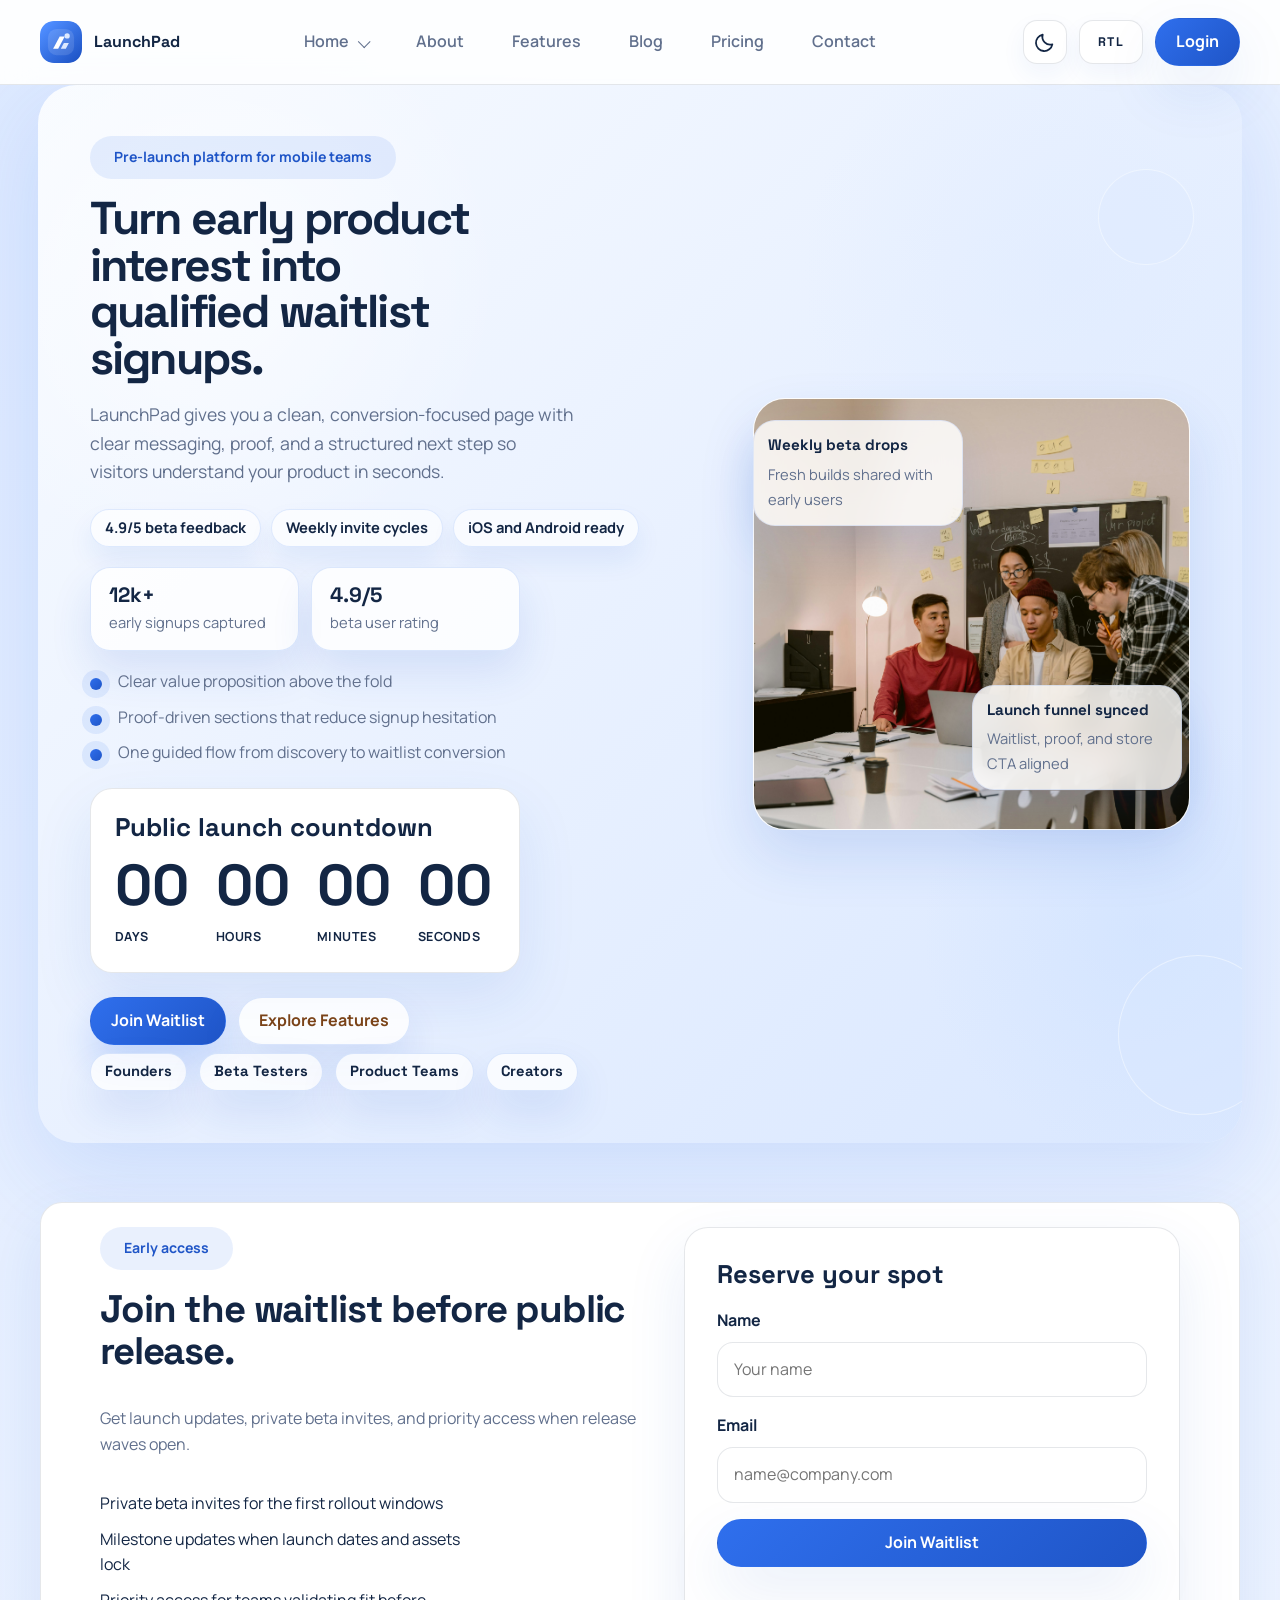
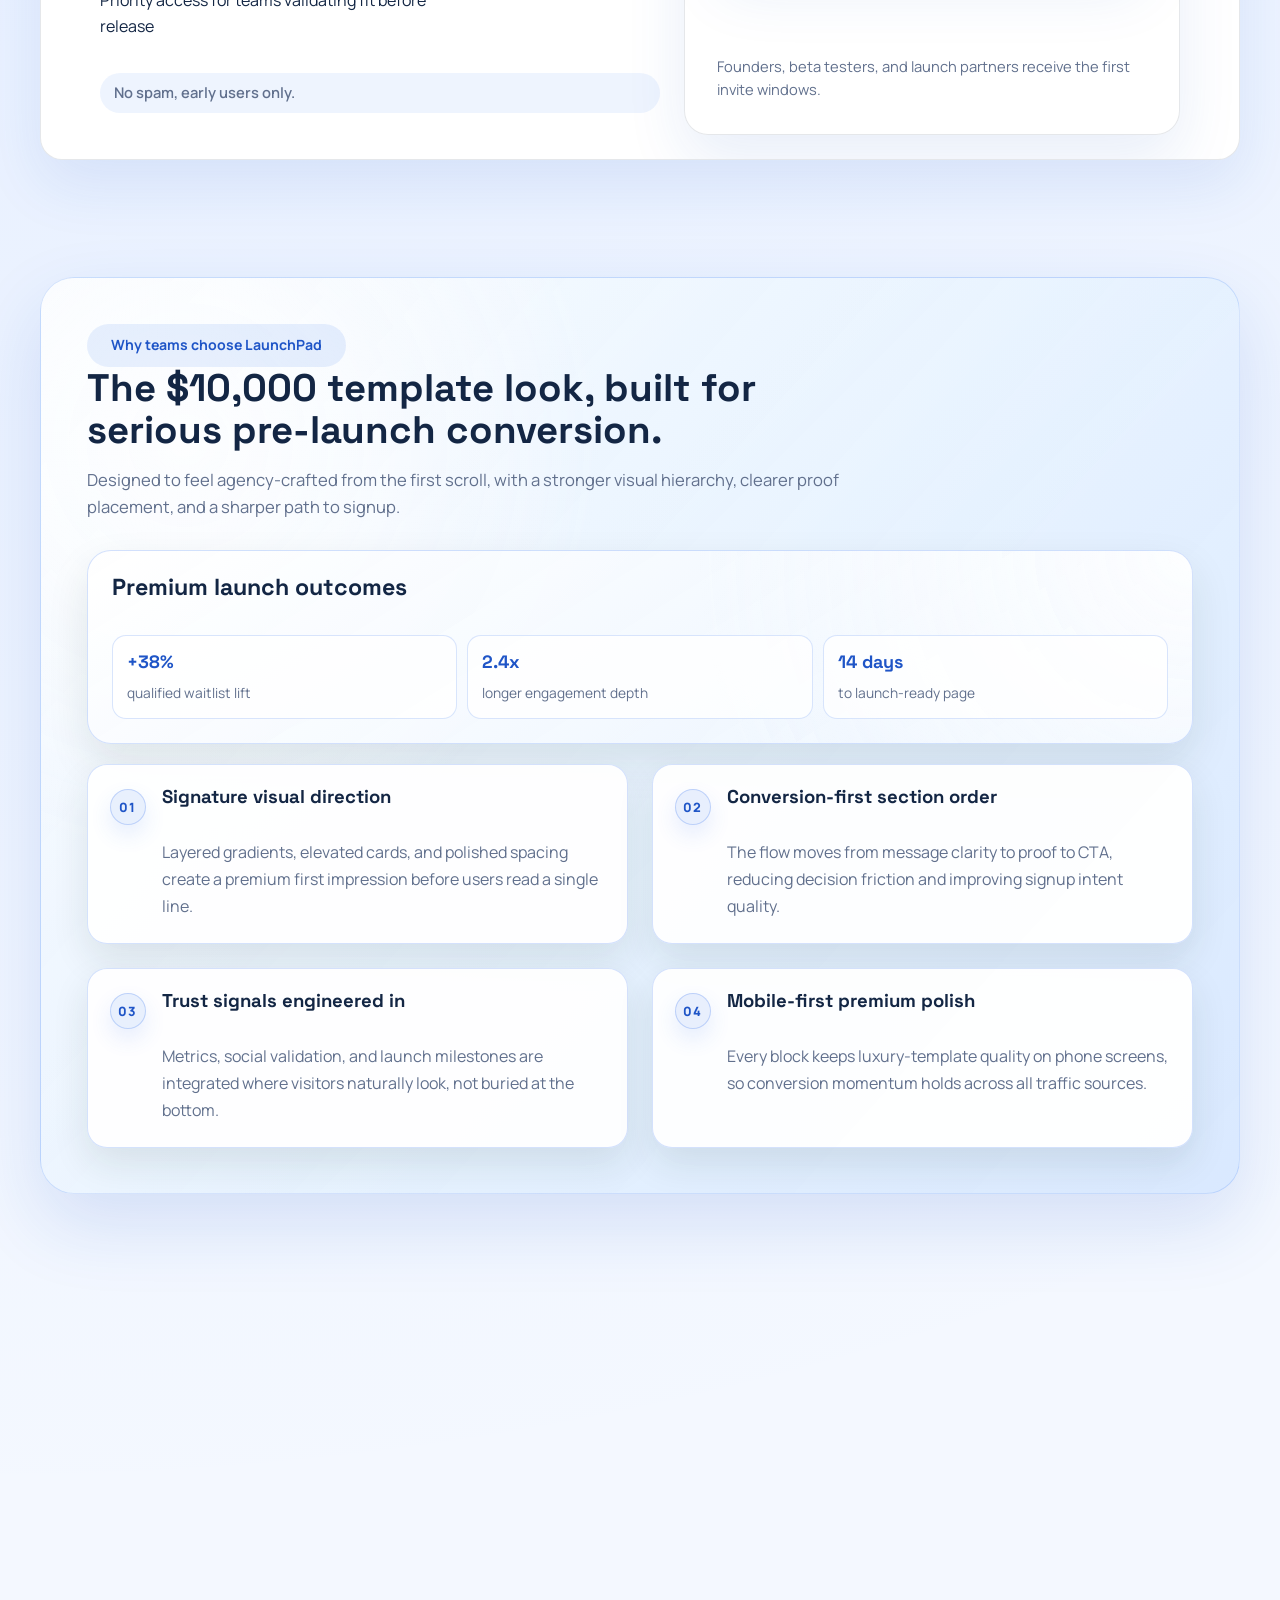
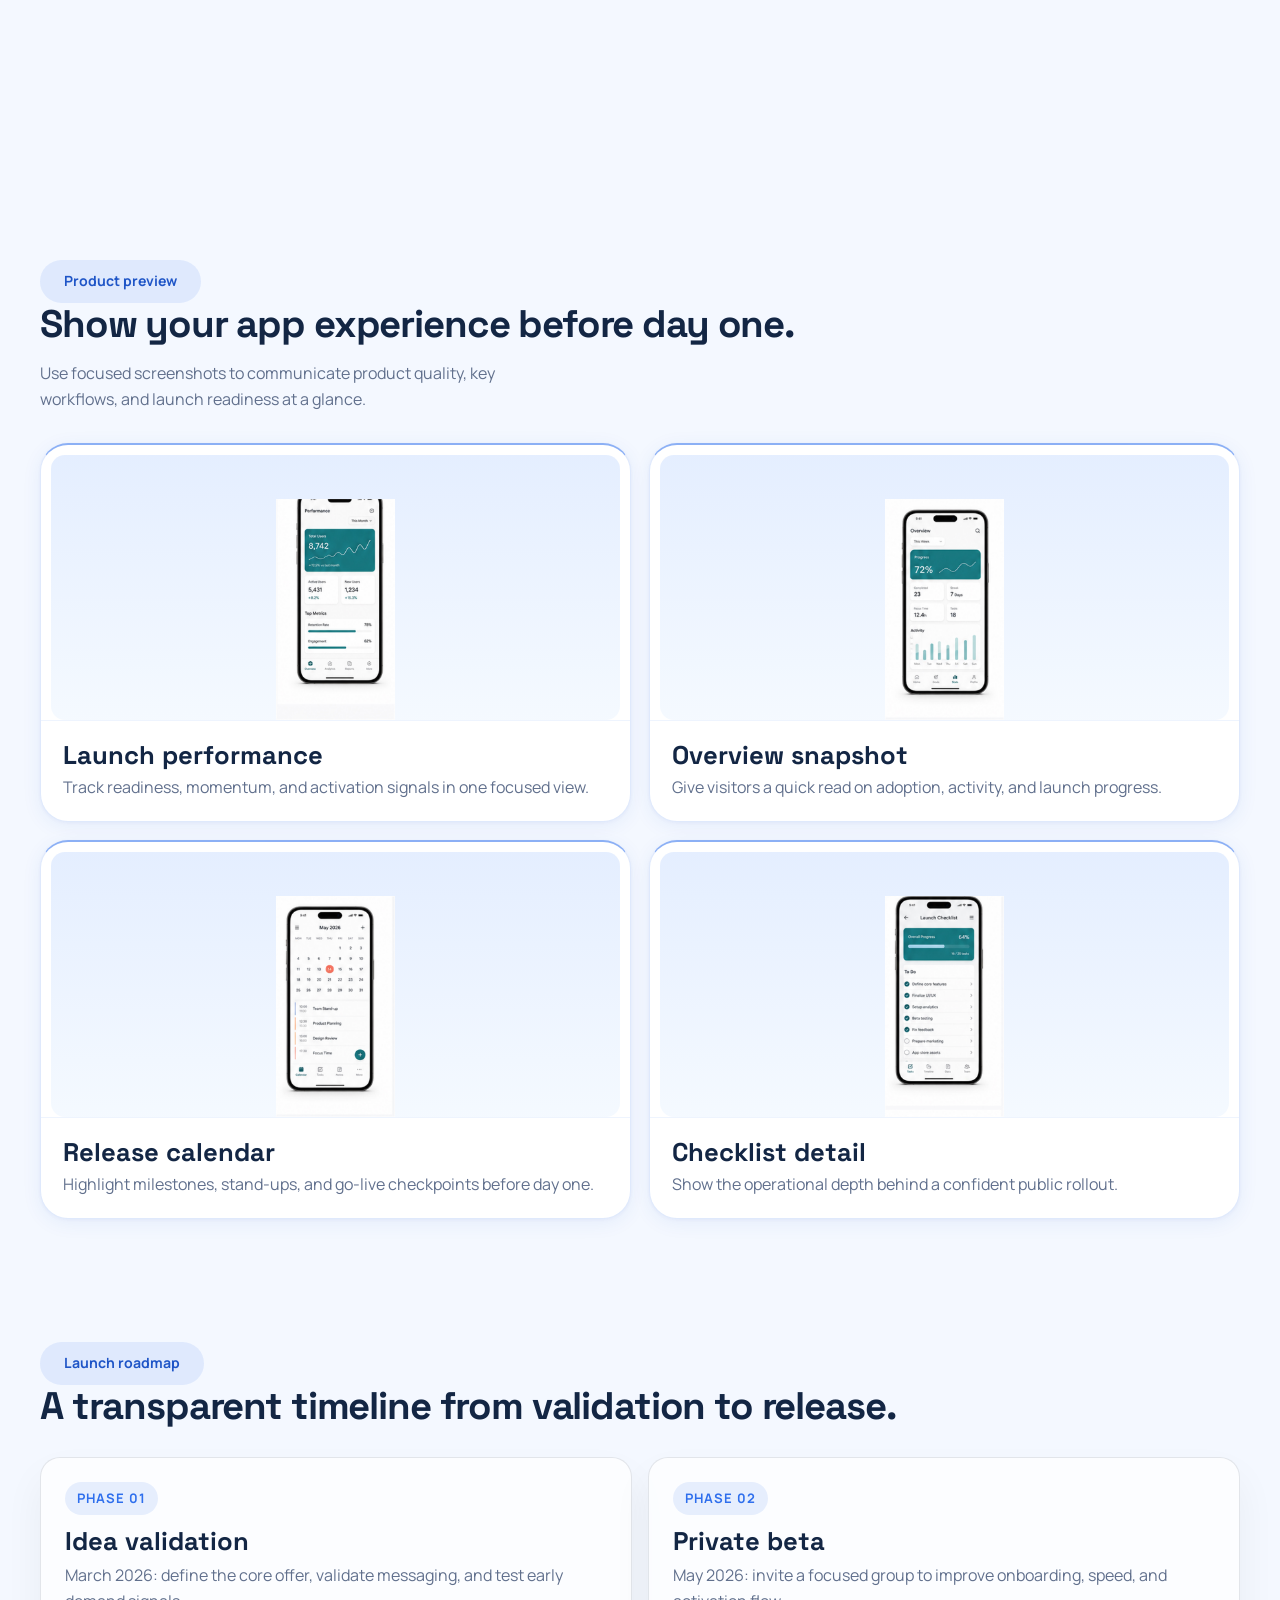
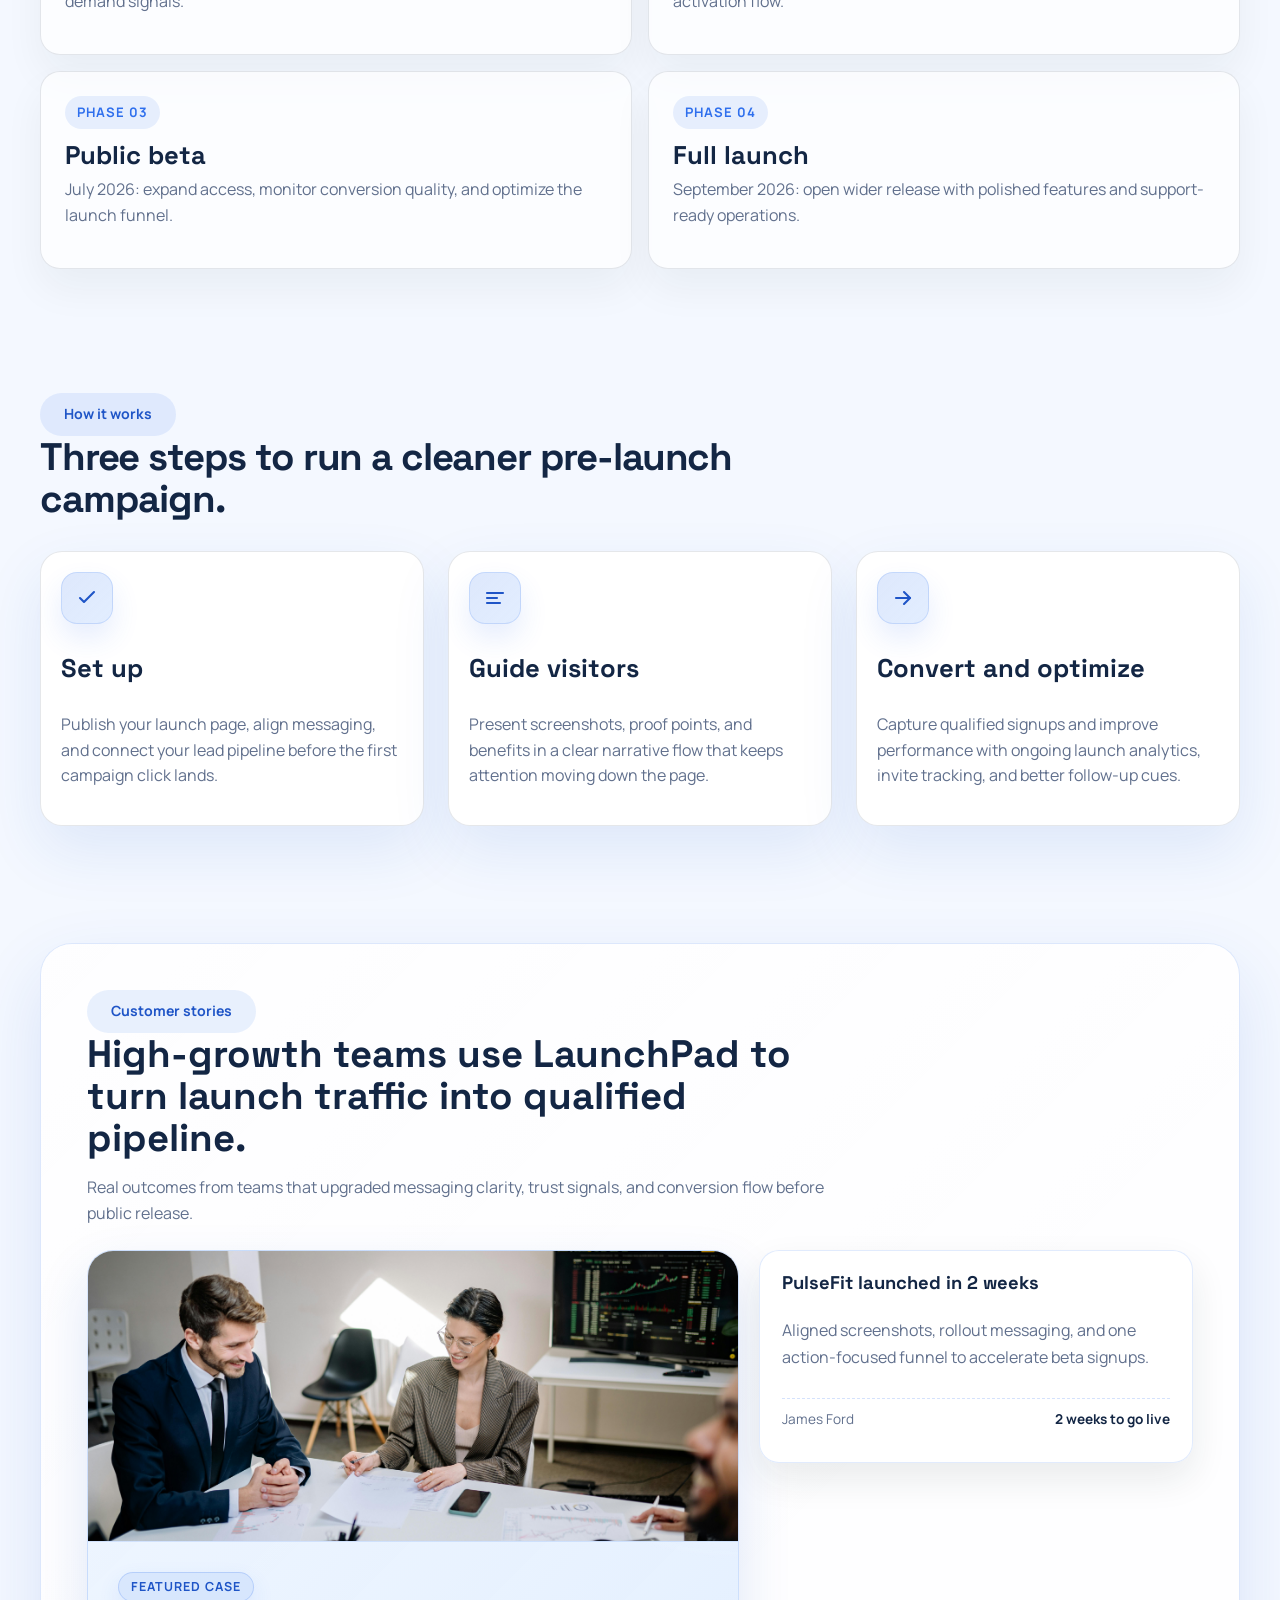
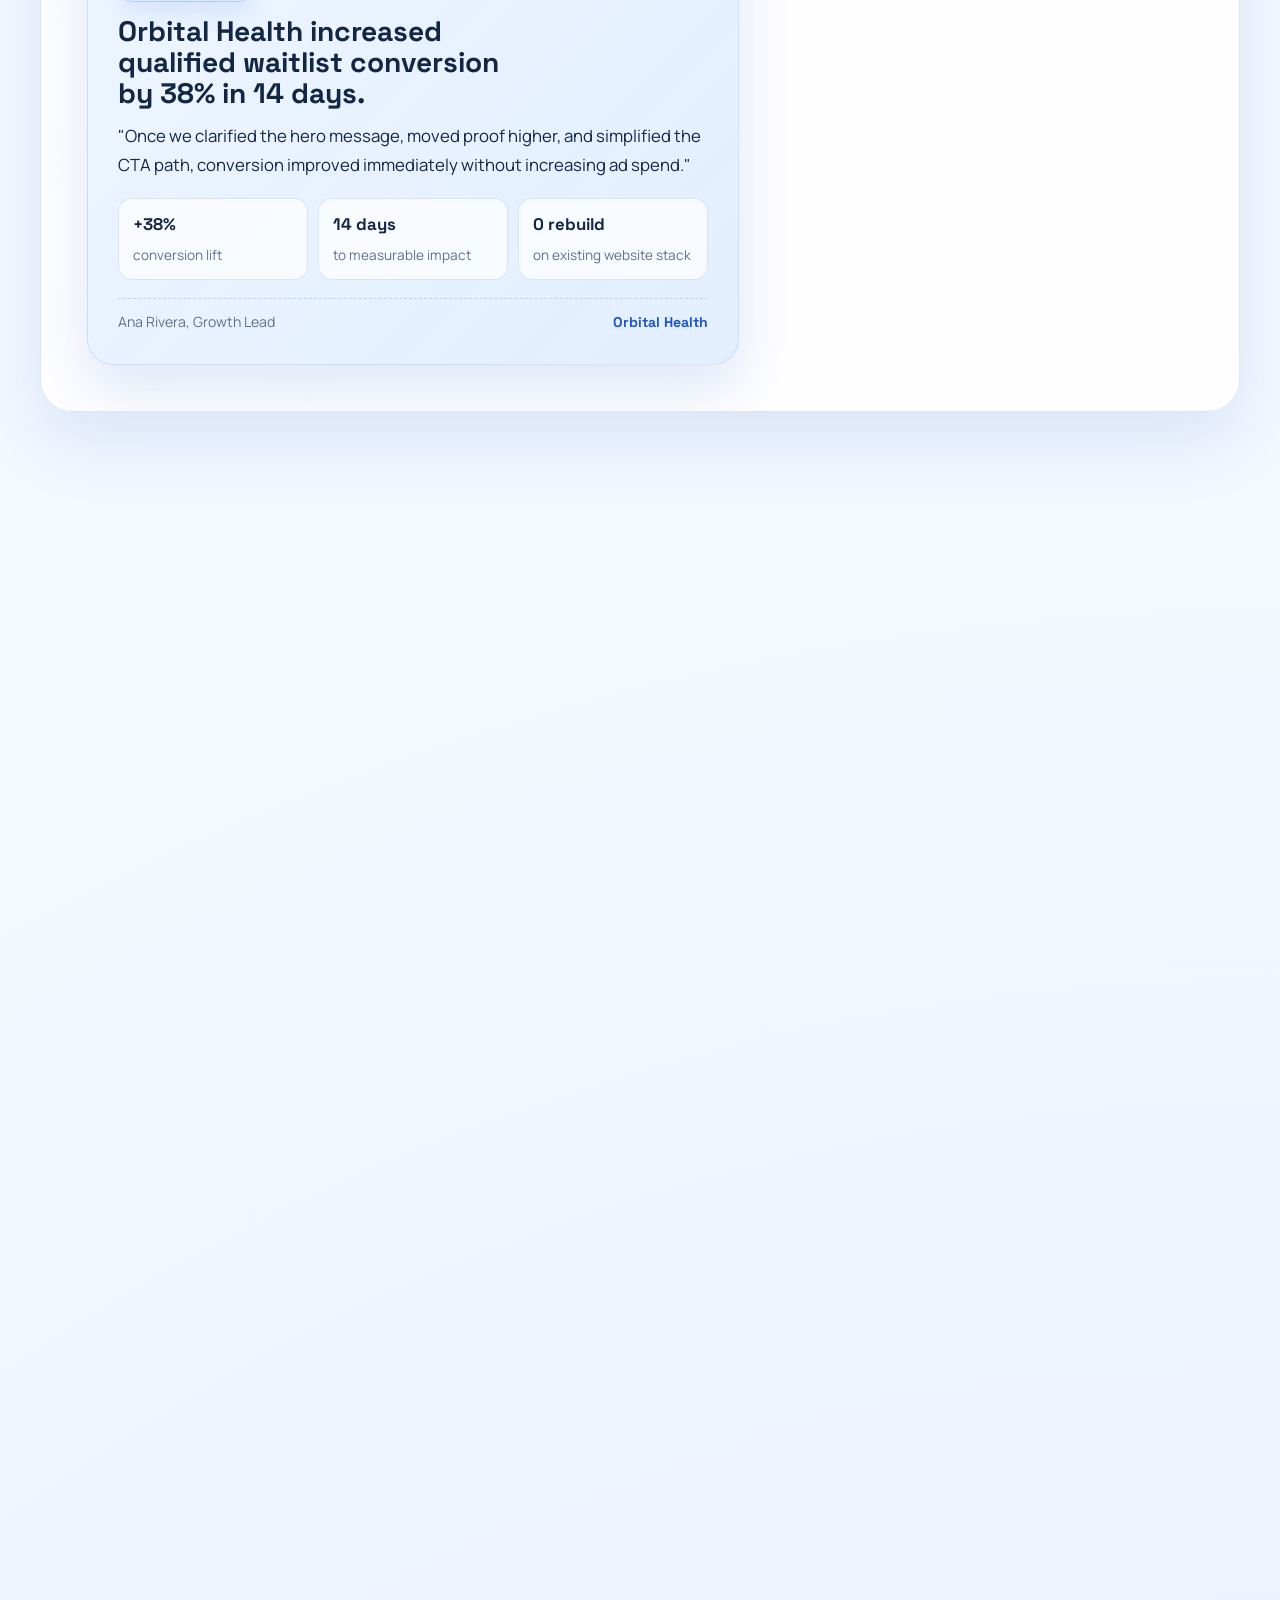
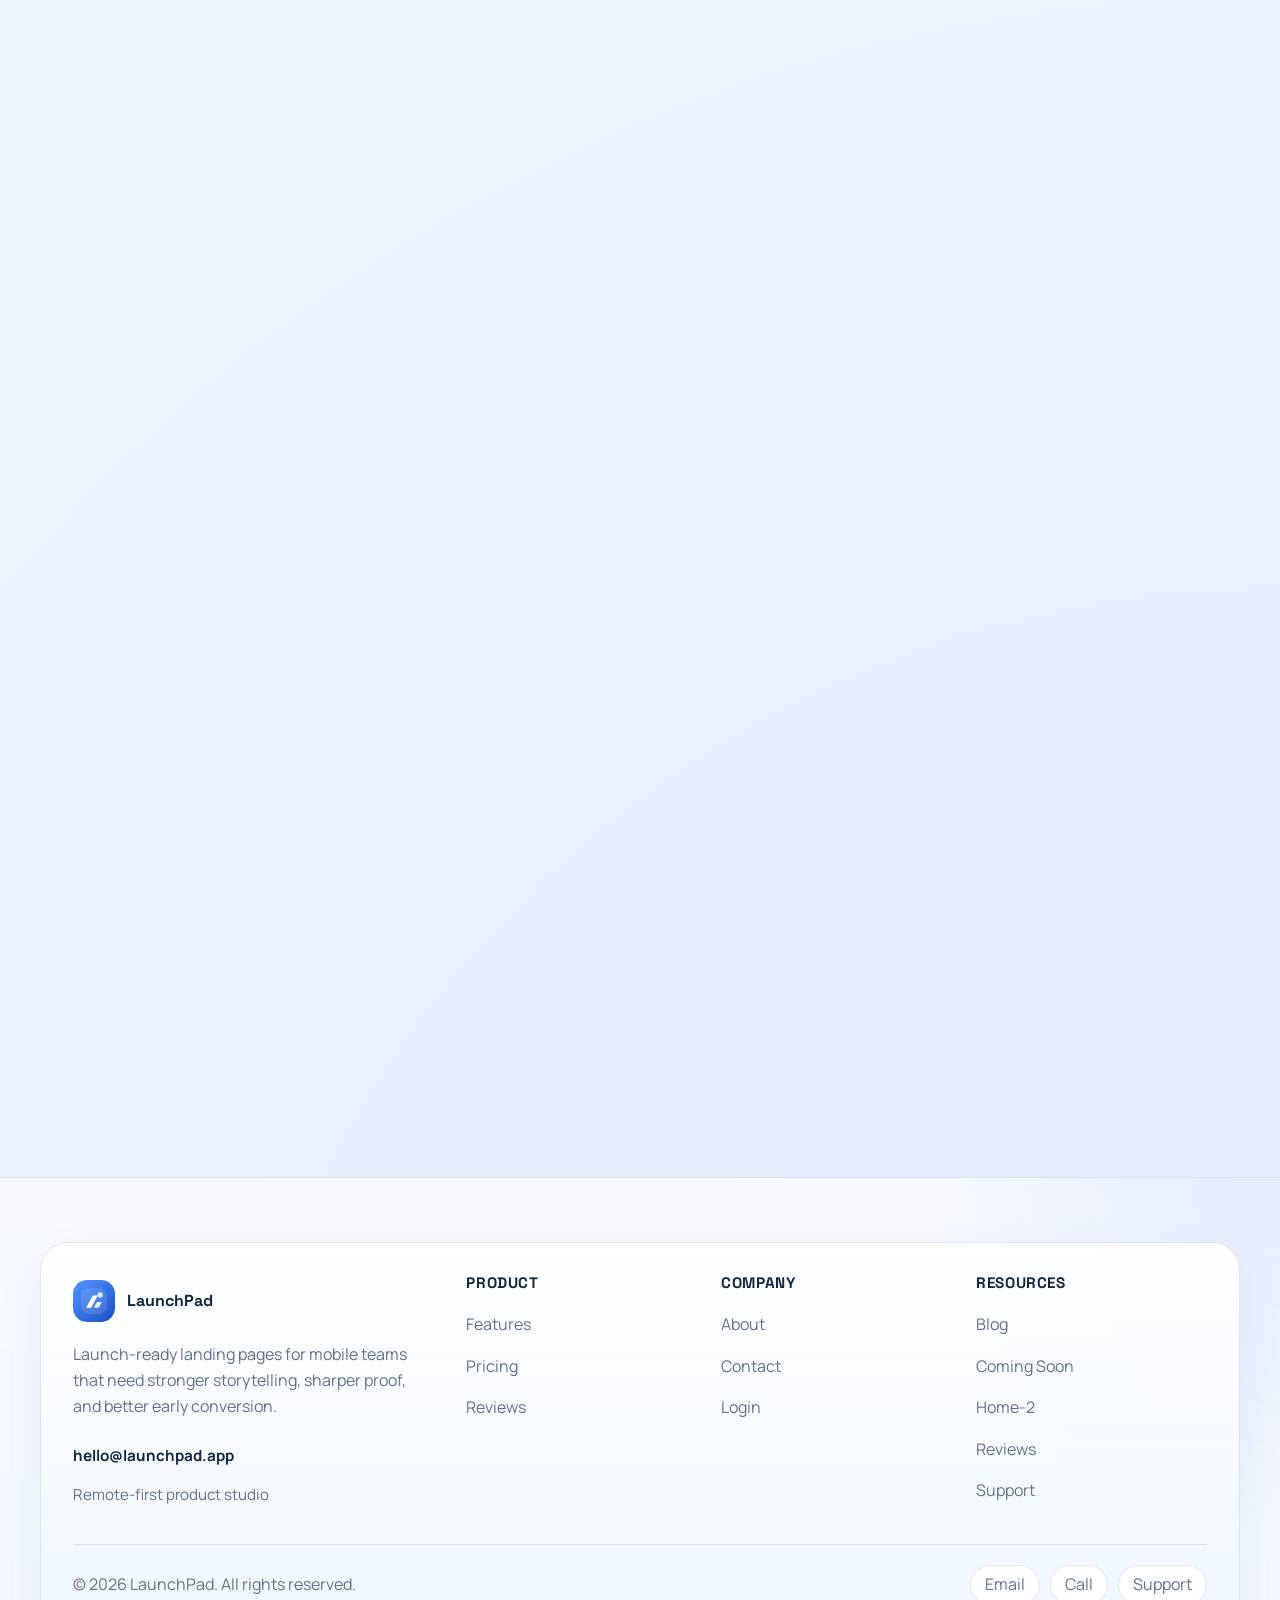
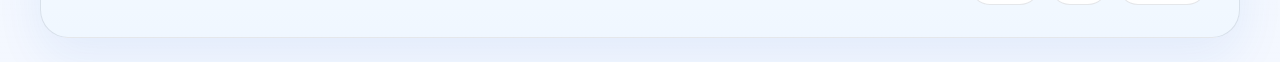
<file: pages/index.html>
<!DOCTYPE html>
<html lang="en" dir="ltr">

<head>
    <meta charset="UTF-8">
    <meta name="viewport" content="width=device-width, initial-scale=1.0">
    <title>LaunchPad | Mobile App Pre-Launch Landing Page</title>
    <meta name="description" content="LaunchPad helps mobile teams present their product clearly, collect qualified early-access signups, and prepare a structured launch with confidence.">
    <link rel="icon" type="image/svg+xml" href="../assets/images/logo-mark.svg">
    <link rel="alternate icon" type="image/jpeg" href="../assets/images/logo-mark.jpg">
    <link rel="apple-touch-icon" href="../assets/images/logo-mark.jpg">
    <link rel="canonical" href="https://venkatreddy16.github.io/Mobile-App-Landing-Page-Pre-Launch-/pages/index.html">
    <script type="application/ld+json">{"@context":"https://schema.org","@type":"WebPage","name":"LaunchPad | Mobile App Pre-Launch Landing Page","description":"LaunchPad helps mobile teams present their product clearly, collect qualified early-access signups, and prepare a structured launch with confidence.","url":"https://venkatreddy16.github.io/Mobile-App-Landing-Page-Pre-Launch-/pages/index.html","isPartOf":{"@type":"WebSite","name":"LaunchPad","url":"https://launchpad.app"},"about":{"@type":"Organization","name":"LaunchPad","url":"https://launchpad.app","logo":"https://venkatreddy16.github.io/Mobile-App-Landing-Page-Pre-Launch-/assets/images/logo-mark.svg","email":"hello@launchpad.app","telephone":"+1-415-555-0134","address":{"@type":"PostalAddress","streetAddress":"220 Market Street","addressLocality":"San Francisco","addressRegion":"CA","postalCode":"94103","addressCountry":"US"}}}</script>
    <link rel="preconnect" href="https://fonts.googleapis.com">
    <link rel="preconnect" href="https://fonts.gstatic.com" crossorigin>
    <link href="https://fonts.googleapis.com/css2?family=Manrope:wght@400;500;700;800&family=Space+Grotesk:wght@500;700&display=swap" rel="stylesheet">
    <link rel="stylesheet" href="../assets/css/style.css">
    <link rel="stylesheet" href="../assets/css/dark-mode.css">
    <link rel="stylesheet" href="../assets/css/rtl.css">

</head>
<body class="page-home-1">
    <div class="site-shell">
        <header class="topbar">
            <div class="container">
                <a class="brand" href="./index.html">
                    <img class="brand-mark" src="../assets/images/logo-mark.svg" alt="LaunchPad logo">
                    <span>LaunchPad</span>
                </a>
                <button class="menu-toggle icon-button" type="button" data-menu-toggle aria-expanded="false" aria-label="Open navigation">
                    <span class="menu-toggle-icon" aria-hidden="true">
                        <span></span>
                        <span></span>
                        <span></span>
                    </span>
                </button>
                <nav class="nav-wrap" data-nav-wrap>
                    <ul class="nav-menu">
                        <li class="dropdown">
                            <button class="dropdown-toggle" type="button" data-dropdown-toggle>
                                <span>Home</span>
                                <span class="dropdown-caret" aria-hidden="true"></span>
                            </button>
                            <div class="dropdown-menu">
                                <a href="./index.html">Home-1</a>
                                <a href="./home-2.html">Home-2</a>
                            </div>
                        </li>
                        <li>
                            <a class="nav-link" href="./about.html">About</a>
                        </li>
                        <li>
                            <a class="nav-link" href="./features.html">Features</a>
                        </li>
                        <li>
                            <a class="nav-link" href="./blog.html">Blog</a>
                        </li>
                        <li>
                            <a class="nav-link" href="./pricing.html">Pricing</a>
                        </li>
                        <li>
                            <a class="nav-link" href="./contact.html">Contact</a>
                        </li>
                        <li class="index-mobile-actions" data-index-mobile-actions></li>
                    </ul>
                </nav>
                <div class="header-actions">
                    <button class="icon-button theme-toggle" type="button" data-theme-toggle aria-label="Switch to dark mode">
                        <span class="theme-toggle-icon" aria-hidden="true">
                            <span class="theme-icon theme-icon-sun">
                                <svg viewBox="0 0 24 24" role="presentation">
                                    <circle cx="12" cy="12" r="4"></circle>
                                    <path d="M12 2v2.5M12 19.5V22M4.93 4.93l1.77 1.77M17.3 17.3l1.77 1.77M2 12h2.5M19.5 12H22M4.93 19.07l1.77-1.77M17.3 6.7l1.77-1.77"></path>
                                </svg>
                            </span>
                            <span class="theme-icon theme-icon-moon">
                                <svg viewBox="0 0 24 24" role="presentation">
                                    <path d="M20 14.5A8.5 8.5 0 0 1 9.5 4 9 9 0 1 0 20 14.5Z"></path>
                                </svg>
                            </span>
                        </span>
                    </button>
                    <button class="icon-button rtl-toggle" type="button" data-rtl-toggle aria-label="Toggle RTL layout">
                        <span class="rtl-toggle-label" aria-hidden="true">RTL</span>
                    </button>
                    <a class="primary-btn login-btn" href="./login.html">Login</a>
                </div>
            </div>
        </header>

        <main>
            <section id="home-banner" class="app-showcase-hero hero-banner hero-banner-home">
                <div class="container">
                    <div class="app-showcase-grid">
                        <div class="app-showcase-copy reveal-up">
                            <span class="eyebrow">Pre-launch platform for mobile teams</span>
                            <h1 id="home-banner-title">Turn early product interest into qualified waitlist signups.</h1>
                            <p id="home-banner-copy" class="lede">LaunchPad gives you a clean, conversion-focused page with clear messaging, proof, and a structured next step so visitors understand your product in seconds.</p>
                            <div class="hero-mini-reviews fade-in" aria-label="Launch highlights">
                                <span>4.9/5 beta feedback</span>
                                <span>Weekly invite cycles</span>
                                <span>iOS and Android ready</span>
                            </div>
                            <div class="showcase-metrics fade-in">
                                <div class="showcase-metric">
                                    <strong>12k+</strong>
                                    <span>early signups captured</span>
                                </div>
                                <div class="showcase-metric">
                                    <strong>4.9/5</strong>
                                    <span>beta user rating</span>
                                </div>
                            </div>
                            <ul class="hero-proof-list fade-in">
                                <li>Clear value proposition above the fold</li>
                                <li>Proof-driven sections that reduce signup hesitation</li>
                                <li>One guided flow from discovery to waitlist conversion</li>
                            </ul>
                            <div class="countdown-card fade-in" data-countdown="2026-09-15T09:00:00">
                                <h3>Public launch countdown</h3>
                                <div class="countdown-grid">
                                    <div>
                                        <strong data-days>00</strong>
                                        <span>Days</span>
                                    </div>
                                    <div>
                                        <strong data-hours>00</strong>
                                        <span>Hours</span>
                                    </div>
                                    <div>
                                        <strong data-minutes>00</strong>
                                        <span>Minutes</span>
                                    </div>
                                    <div>
                                        <strong data-seconds>00</strong>
                                        <span>Seconds</span>
                                    </div>
                                </div>
                            </div>
                            <div class="hero-actions fade-in">
                                <a class="secondary-btn" href="#waitlist">Join Waitlist</a>
                                <a class="ghost-btn" href="./features.html">Explore Features</a>
                            </div>
                            <div class="showcase-brand-row fade-in" aria-label="Early supporter groups">
                                <span>Founders</span>
                                <span>Beta Testers</span>
                                <span>Product Teams</span>
                                <span>Creators</span>
                            </div>
                        </div>
                        <div class="app-showcase-visual fade-in">
                            <div class="hero-starfield" aria-hidden="true"></div>
                            <div class="hero-orbit-card hero-orbit-card-top">
                                <strong>Weekly beta drops</strong>
                                <span>Fresh builds shared with early users</span>
                            </div>
                            <figure class="home-banner-visual-card">
                                <img src="../assets/images/untitled%20folder/pexels-tima-miroshnichenko-6914058.jpg" alt="Startup team reviewing launch plans together around a laptop">
                            </figure>
                            <div class="hero-orbit-card hero-orbit-card-bottom">
                                <strong>Launch funnel synced</strong>
                                <span>Waitlist, proof, and store CTA aligned</span>
                            </div>
                        </div>
                    </div>
                </div>
            </section>

            <section id="waitlist">
                <div class="container hero-card waitlist-shell reveal-up">
                    <div class="waitlist-layout">
                        <div class="waitlist-copy">
                            <span class="eyebrow">Early access</span>
                            <h2>Join the waitlist before public release.</h2>
                            <p>Get launch updates, private beta invites, and priority access when release waves open.</p>
                            <ul class="check-list waitlist-benefits">
                                <li>Private beta invites for the first rollout windows</li>
                                <li>Milestone updates when launch dates and assets lock</li>
                                <li>Priority access for teams validating fit before release</li>
                            </ul>
                            <span class="waitlist-trust">No spam, early users only.</span>
                        </div>
                        <div class="waitlist-form-card fade-in">
                            <h3>Reserve your spot</h3>
                            <form class="auth-form" data-validate data-form-behavior="mailto" data-mailto="hello@launchpad.app" data-mailto-subject="LaunchPad waitlist request" novalidate>
                                <div class="field">
                                    <label for="waitlist-name">Name</label>
                                    <input id="waitlist-name" name="name" type="text" required placeholder="Your name">
                                </div>
                                <div class="field">
                                    <label for="waitlist-email">Email</label>
                                    <input id="waitlist-email" name="email" type="email" required placeholder="name@company.com">
                                </div>
                                <button class="primary-btn" type="submit">Join Waitlist</button>
                                <p class="form-status" data-form-status aria-live="polite" role="status"></p>
                                <p class="form-footnote">Founders, beta testers, and launch partners receive the first invite windows.</p>
                            </form>
                        </div>
                    </div>
                </div>
            </section>

            <section class="premium-value-section">
                <div class="container premium-value-shell reveal-up">
                    <div class="premium-value-head">
                        <span class="eyebrow">Why teams choose LaunchPad</span>
                        <h2>The $10,000 template look, built for serious pre-launch conversion.</h2>
                        <p>Designed to feel agency-crafted from the first scroll, with a stronger visual hierarchy, clearer proof placement, and a sharper path to signup.</p>
                    </div>
                    <div class="premium-value-board">
                        <aside class="premium-value-summary fade-in" aria-label="LaunchPad conversion highlights">
                            <h3>Premium launch outcomes</h3>
                            <div class="premium-value-kpis">
                                <div>
                                    <strong>+38%</strong>
                                    <span>qualified waitlist lift</span>
                                </div>
                                <div>
                                    <strong>2.4x</strong>
                                    <span>longer engagement depth</span>
                                </div>
                                <div>
                                    <strong>14 days</strong>
                                    <span>to launch-ready page</span>
                                </div>
                            </div>
                        </aside>
                        <div class="premium-value-grid">
                            <article class="premium-value-card fade-in">
                                <span class="premium-index">01</span>
                                <h3>Signature visual direction</h3>
                                <p>Layered gradients, elevated cards, and polished spacing create a premium first impression before users read a single line.</p>
                            </article>
                            <article class="premium-value-card fade-in">
                                <span class="premium-index">02</span>
                                <h3>Conversion-first section order</h3>
                                <p>The flow moves from message clarity to proof to CTA, reducing decision friction and improving signup intent quality.</p>
                            </article>
                            <article class="premium-value-card fade-in">
                                <span class="premium-index">03</span>
                                <h3>Trust signals engineered in</h3>
                                <p>Metrics, social validation, and launch milestones are integrated where visitors naturally look, not buried at the bottom.</p>
                            </article>
                            <article class="premium-value-card fade-in">
                                <span class="premium-index">04</span>
                                <h3>Mobile-first premium polish</h3>
                                <p>Every block keeps luxury-template quality on phone screens, so conversion momentum holds across all traffic sources.</p>
                            </article>
                        </div>
                    </div>
                </div>
            </section>

            <section>
                <div class="container feature-pair">
                    <div class="video-card fade-in">
                        <img class="media-shot" src="../assets/images/untitled%20folder/pexels-yankrukov-7693733.jpg" alt="Team reviewing charts and campaign data during a planning meeting">
                    </div>
                    <div class="reveal-up">
                        <span class="eyebrow">Conversion intelligence</span>
                        <h2>Show traction and product value from the first scroll.</h2>
                        <p>A strong landing page does more than list features. It combines credibility, product proof, and a clear call-to-action for each visitor type.</p>
                        <ul class="check-list">
                            <li>Highlight onboarding wins and adoption signals</li>
                            <li>Show campaign performance with clear metrics</li>
                            <li>Support product, growth, and stakeholder storytelling</li>
                            <li>Keep a single visual system across key pages</li>
                        </ul>
                    </div>
                </div>
            </section>

            <section>
                <div class="container">
                    <div class="section-head reveal-up">
                        <span class="eyebrow">Product preview</span>
                        <h2>Show your app experience before day one.</h2>
                        <p class="screens-note">Use focused screenshots to communicate product quality, key workflows, and launch readiness at a glance.</p>
                    </div>
                    <div class="preview-grid fade-in">
                        <article class="preview-card preview-card-featured fade-in">
                            <img src="../assets/images/screen-performance.jpg" alt="Performance screen showing launch progress, engagement signals, and trend metrics">
                            <div class="preview-card-copy">
                                <h3>Launch performance</h3>
                                <p>Track readiness, momentum, and activation signals in one focused view.</p>
                            </div>
                        </article>
                        <article class="preview-card fade-in">
                            <img src="../assets/images/screen-overview.jpg" alt="Overview screen showing launch progress and activity metrics">
                            <div class="preview-card-copy">
                                <h3>Overview snapshot</h3>
                                <p>Give visitors a quick read on adoption, activity, and launch progress.</p>
                            </div>
                        </article>
                        <article class="preview-card fade-in">
                            <img src="../assets/images/screen-calendar.jpg" alt="Calendar screen showing the product planning schedule">
                            <div class="preview-card-copy">
                                <h3>Release calendar</h3>
                                <p>Highlight milestones, stand-ups, and go-live checkpoints before day one.</p>
                            </div>
                        </article>
                        <article class="preview-card fade-in">
                            <img src="../assets/images/screen-launch-checklist.jpg" alt="Launch checklist screen showing release task progress">
                            <div class="preview-card-copy">
                                <h3>Checklist detail</h3>
                                <p>Show the operational depth behind a confident public rollout.</p>
                            </div>
                        </article>
                    </div>
                </div>
            </section>

            <section>
                <div class="container">
                    <div class="section-head reveal-up">
                        <span class="eyebrow">Launch roadmap</span>
                        <h2>A transparent timeline from validation to release.</h2>
                    </div>
                    <div class="roadmap-grid">
                        <article class="roadmap-item fade-in">
                            <strong>Phase 01</strong>
                            <h3>Idea validation</h3>
                            <p>March 2026: define the core offer, validate messaging, and test early demand signals.</p>
                        </article>
                        <article class="roadmap-item fade-in">
                            <strong>Phase 02</strong>
                            <h3>Private beta</h3>
                            <p>May 2026: invite a focused group to improve onboarding, speed, and activation flow.</p>
                        </article>
                        <article class="roadmap-item fade-in">
                            <strong>Phase 03</strong>
                            <h3>Public beta</h3>
                            <p>July 2026: expand access, monitor conversion quality, and optimize the launch funnel.</p>
                        </article>
                        <article class="roadmap-item fade-in">
                            <strong>Phase 04</strong>
                            <h3>Full launch</h3>
                            <p>September 2026: open wider release with polished features and support-ready operations.</p>
                        </article>
                    </div>
                </div>
            </section>

            <section>
                <div class="container">
                    <div class="section-head reveal-up">
                        <span class="eyebrow">How it works</span>
                        <h2>Three steps to run a cleaner pre-launch campaign.</h2>
                    </div>
                    <div class="feature-grid">
                        <article class="feature-card fade-in">
                            <div class="icon-wrap" aria-hidden="true"><svg viewBox="0 0 24 24"><path d="m5 12 4 4L19 6"></path></svg></div>
                            <h3>Set up</h3>
                            <p>Publish your launch page, align messaging, and connect your lead pipeline before the first campaign click lands.</p>
                        </article>
                        <article class="feature-card fade-in">
                            <div class="icon-wrap" aria-hidden="true"><svg viewBox="0 0 24 24"><path d="M4 7h16"></path><path d="M4 12h10"></path><path d="M4 17h13"></path></svg></div>
                            <h3>Guide visitors</h3>
                            <p>Present screenshots, proof points, and benefits in a clear narrative flow that keeps attention moving down the page.</p>
                        </article>
                        <article class="feature-card fade-in">
                            <div class="icon-wrap" aria-hidden="true"><svg viewBox="0 0 24 24"><path d="M5 12h14"></path><path d="m13 6 6 6-6 6"></path></svg></div>
                            <h3>Convert and optimize</h3>
                            <p>Capture qualified signups and improve performance with ongoing launch analytics, invite tracking, and better follow-up cues.</p>
                        </article>
                    </div>
                </div>
            </section>

            <section>
                <div class="container stories-shell reveal-up">
                    <div class="stories-head">
                        <span class="eyebrow">Customer stories</span>
                        <h2>High-growth teams use LaunchPad to turn launch traffic into qualified pipeline.</h2>
                        <p>Real outcomes from teams that upgraded messaging clarity, trust signals, and conversion flow before public release.</p>
                    </div>
                    <div class="stories-layout">
                        <article class="story-feature fade-in">
                            <div class="story-feature-media">
                                <img src="../assets/images/untitled%20folder/pexels-yankrukov-7691719.jpg" alt="Growth team discussing performance charts during a strategy review">
                            </div>
                            <div class="story-feature-body">
                                <span class="story-pill">Featured case</span>
                                <h3>Orbital Health increased qualified waitlist conversion by 38% in 14 days.</h3>
                                <p>"Once we clarified the hero message, moved proof higher, and simplified the CTA path, conversion improved immediately without increasing ad spend."</p>
                                <div class="story-proof-strip" aria-label="Featured case metrics">
                                    <div>
                                        <strong>+38%</strong>
                                        <span>conversion lift</span>
                                    </div>
                                    <div>
                                        <strong>14 days</strong>
                                        <span>to measurable impact</span>
                                    </div>
                                    <div>
                                        <strong>0 rebuild</strong>
                                        <span>on existing website stack</span>
                                    </div>
                                </div>
                                <div class="story-feature-meta">
                                    <span>Ana Rivera, Growth Lead</span>
                                    <strong>Orbital Health</strong>
                                </div>
                            </div>
                        </article>
                        <div class="story-list">
                            <article class="story-item fade-in">
                                <h3>PulseFit launched in 2 weeks</h3>
                                <p>Aligned screenshots, rollout messaging, and one action-focused funnel to accelerate beta signups.</p>
                                <div class="story-item-meta">
                                    <span>James Ford</span>
                                    <strong>2 weeks to go live</strong>
                                </div>
                            </article>
                            <article class="story-item fade-in">
                                <h3>RouteIQ shipped across 3 markets</h3>
                                <p>Reused one consistent launch narrative across mobile, dark mode, and RTL without redesign cycles.</p>
                                <div class="story-item-meta">
                                    <span>Noor Hassan</span>
                                    <strong>3 markets launched</strong>
                                </div>
                            </article>
                            <article class="story-item fade-in">
                                <h3>NovaPay cut drop-off by 29%</h3>
                                <p>Reordered proof blocks and tightened CTA copy to increase qualified signups from paid and organic traffic.</p>
                                <div class="story-item-meta">
                                    <span>Leah Kim</span>
                                    <strong>-29% funnel drop-off</strong>
                                </div>
                            </article>
                        </div>
                    </div>
                </div>
            </section>

            <section>
                <div class="container integrations-shell reveal-up">
                    <div class="integrations-head">
                        <span class="eyebrow">Integrations</span>
                        <h2>Plug into your stack and run launch operations without friction.</h2>
                        <p>From lead capture to stakeholder reporting, LaunchPad connects with your existing tools so teams stay aligned and execution stays fast.</p>
                    </div>
                    <div class="integrations-layout">
                        <aside class="integration-rail fade-in" aria-label="Popular integrations">
                            <h3>Popular integrations</h3>
                            <div class="integration-logo-grid">
                                <span>HubSpot</span>
                                <span>Salesforce</span>
                                <span>Mailchimp</span>
                                <span>Klaviyo</span>
                                <span>GA4</span>
                                <span>Mixpanel</span>
                                <span>Slack</span>
                                <span>Notion</span>
                            </div>
                            <p>Connect your preferred stack and keep launch, growth, and product teams in one operational rhythm.</p>
                        </aside>
                        <div class="integrations-grid fade-in">
                            <article class="integration-card">
                                <span class="integration-step">01</span>
                                <h3>Capture to CRM</h3>
                                <p>Push qualified waitlist leads to your CRM with campaign source and intent context.</p>
                            </article>
                            <article class="integration-card">
                                <span class="integration-step">02</span>
                                <h3>Automated nurture</h3>
                                <p>Trigger onboarding and launch notification sequences the moment users join.</p>
                            </article>
                            <article class="integration-card">
                                <span class="integration-step">03</span>
                                <h3>Analytics visibility</h3>
                                <p>Track conversion, attribution, and release-stage performance in one reporting layer.</p>
                            </article>
                            <article class="integration-card">
                                <span class="integration-step">04</span>
                                <h3>Team sync</h3>
                                <p>Share milestones and funnel updates across product, growth, support, and leadership.</p>
                            </article>
                        </div>
                    </div>
                </div>
            </section>

            <section>
                <div class="container hero-card store-shell reveal-up">
                    <div class="store-layout">
                        <div class="store-copy">
                            <span class="eyebrow">Store launch</span>
                            <h2>Coming soon on the App Store and Google Play.</h2>
                            <p>The release pipeline is in progress. Join the waitlist to get notified as soon as public download opens.</p>
                            <span class="store-note">Launching in September 2026</span>
                            <div class="store-platform-list fade-in">
                                <div>
                                    <strong>App Store</strong>
                                    <span>Pre-order page and launch alert sequence</span>
                                </div>
                                <div>
                                    <strong>Google Play</strong>
                                    <span>Staged rollout with early-access activation</span>
                                </div>
                                <div>
                                    <strong>Waitlist sync</strong>
                                    <span>Reminder emails and launch-day handoff across both stores</span>
                                </div>
                            </div>
                        </div>
                        <div class="store-actions fade-in">
                            <a class="store-badge" href="#waitlist" aria-label="Join waitlist for App Store launch updates">
                                <span class="store-badge-overline">Available soon on</span>
                                <strong>App Store</strong>
                            </a>
                            <a class="store-badge" href="#waitlist" aria-label="Join waitlist for Google Play launch updates">
                                <span class="store-badge-overline">Get notified on</span>
                                <strong>Google Play</strong>
                            </a>
                            <div class="store-device-panel">
                                <img src="../assets/images/screen-store-preview.png" alt="Mobile app preview device for App Store and Google Play launch">
                                <div class="store-device-copy">
                                    <strong>Store-ready preview</strong>
                                    <p>Pre-order screens, screenshots, and rollout prompts stay aligned across both stores.</p>
                                </div>
                            </div>
                        </div>
                    </div>
                </div>
            </section>

            <section>
                <div class="container hero-card reveal-up">
                    <div>
                        <span class="eyebrow">Ready to launch smarter?</span>
                        <h2>Build a clear pre-launch page that converts the right users.</h2>
                        <p>Use LaunchPad to simplify your story, strengthen trust, and capture better early demand.</p>
                    </div>
                    <div class="cta-actions">
                        <a class="primary-btn" href="#waitlist">Join Waitlist</a>
                        <a class="ghost-btn" href="./contact.html">Request Demo</a>
                    </div>
                </div>
            </section>
        </main>

        <footer class="site-footer">
            <div class="container">
                <div class="footer-grid">
                    <div class="footer-brand-block">
                        <a class="brand" href="./index.html">
                            <img class="brand-mark" src="../assets/images/logo-mark.svg" alt="LaunchPad logo">
                            <span>LaunchPad</span>
                        </a>
                        <p class="footer-copy">Launch-ready landing pages for mobile teams that need stronger storytelling, sharper proof, and better early conversion.</p>
                        <div class="footer-contact">
                            <a href="mailto:hello@launchpad.app">hello@launchpad.app</a>
                            <span>Remote-first product studio</span>
                        </div>
                    </div>
                    <div class="footer-links">
                        <h3>Product</h3>
                        <ul>
                            <li><a href="./features.html">Features</a></li>
                            <li><a href="./pricing.html">Pricing</a></li>
                            <li><a href="./reviews.html">Reviews</a></li>
                        </ul>
                    </div>
                    <div class="footer-links">
                        <h3>Company</h3>
                        <ul>
                            <li><a href="./about.html">About</a></li>
                            <li><a href="./contact.html">Contact</a></li>
                            <li><a href="./login.html">Login</a></li>
                        </ul>
                    </div>
                    <div class="footer-links">
                        <h3>Resources</h3>
                        <ul>
                            <li><a href="./blog.html">Blog</a></li>
                            <li><a href="./coming-soon.html">Coming Soon</a></li>
                            <li><a href="./home-2.html">Home-2</a></li>
                            <li><a href="./reviews.html">Reviews</a></li>
                            <li><a href="./contact.html">Support</a></li>
                        </ul>
                    </div>
                </div>
                <div class="footer-bottom">
                    <span>&copy; <span data-year></span> LaunchPad. All rights reserved.</span>
                    <div class="social-list">
                        <a href="mailto:hello@launchpad.app">Email</a>
                        <a href="tel:+14155550134">Call</a>
                        <a href="./contact.html">Support</a>
                    </div>
                </div>
            </div>
        </footer>
        <script src="../assets/js/main.js"></script>
    </div>
</body>

</html>
</file>
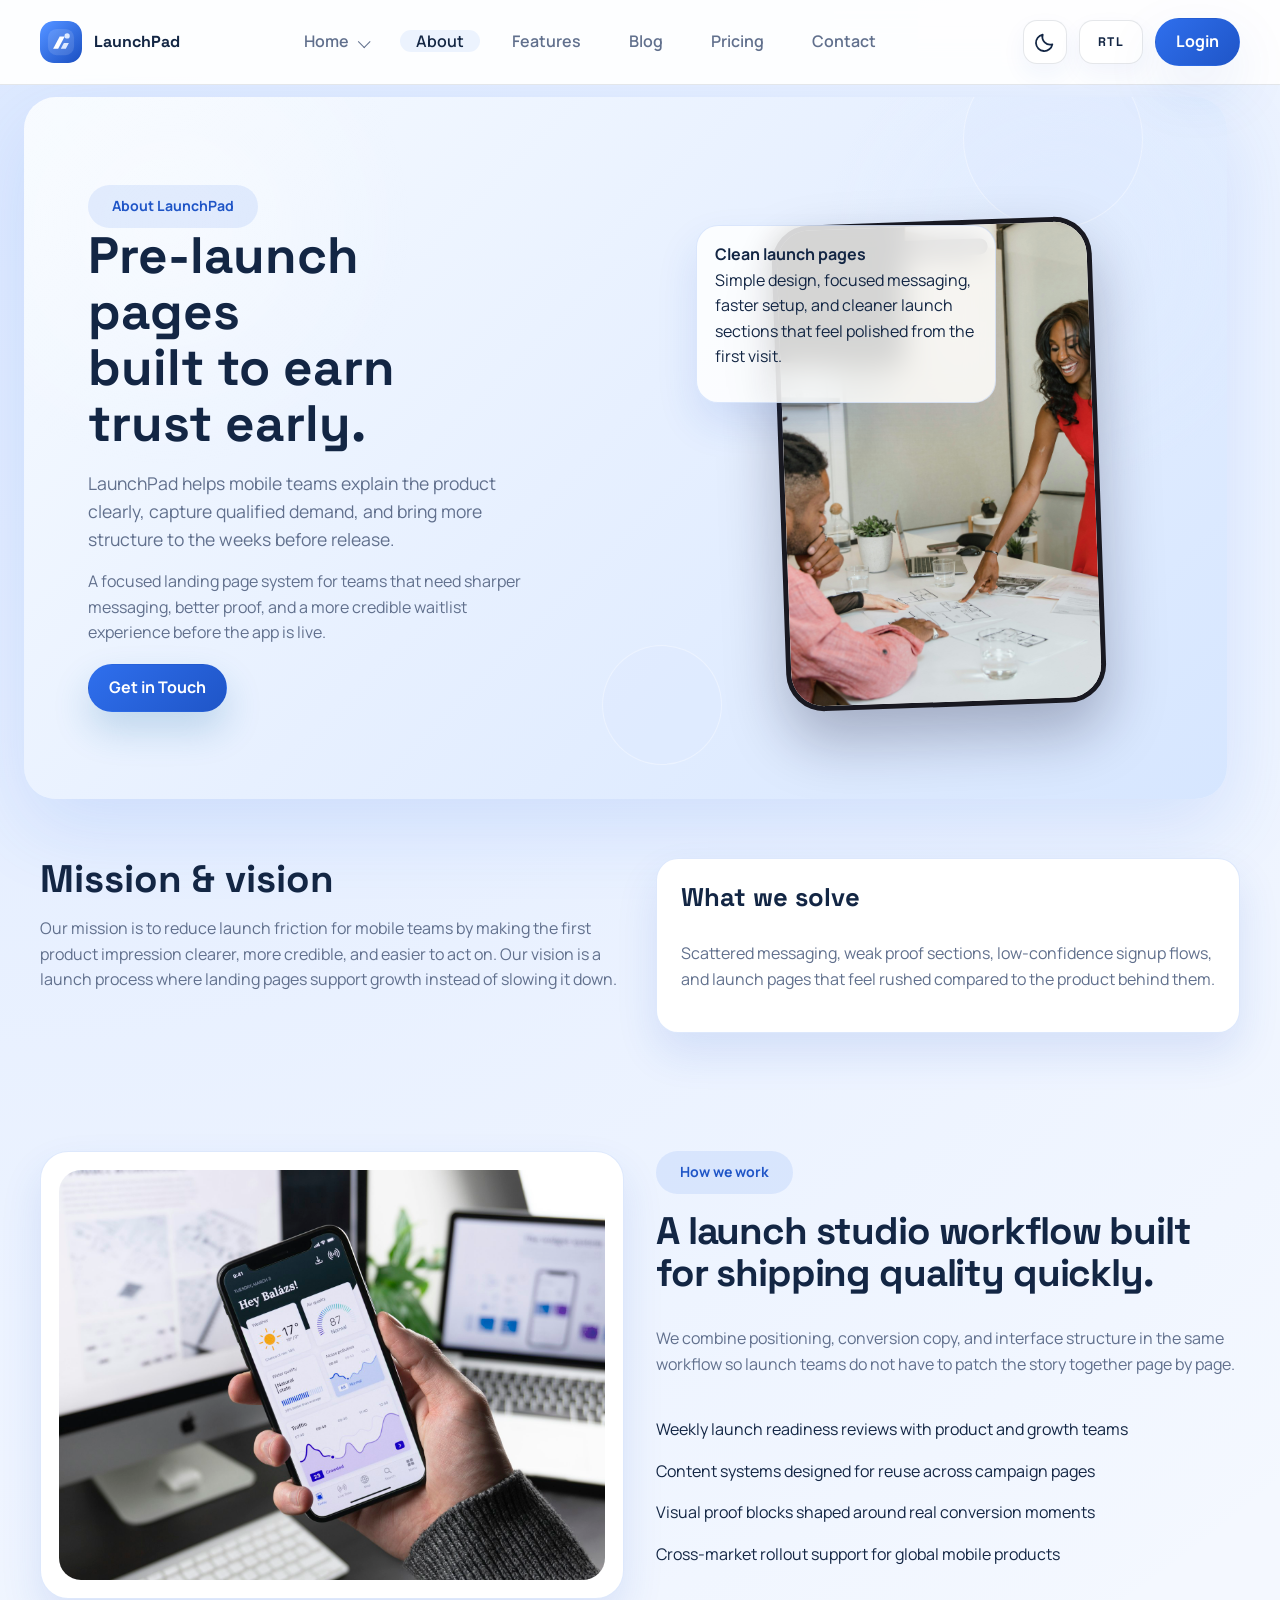
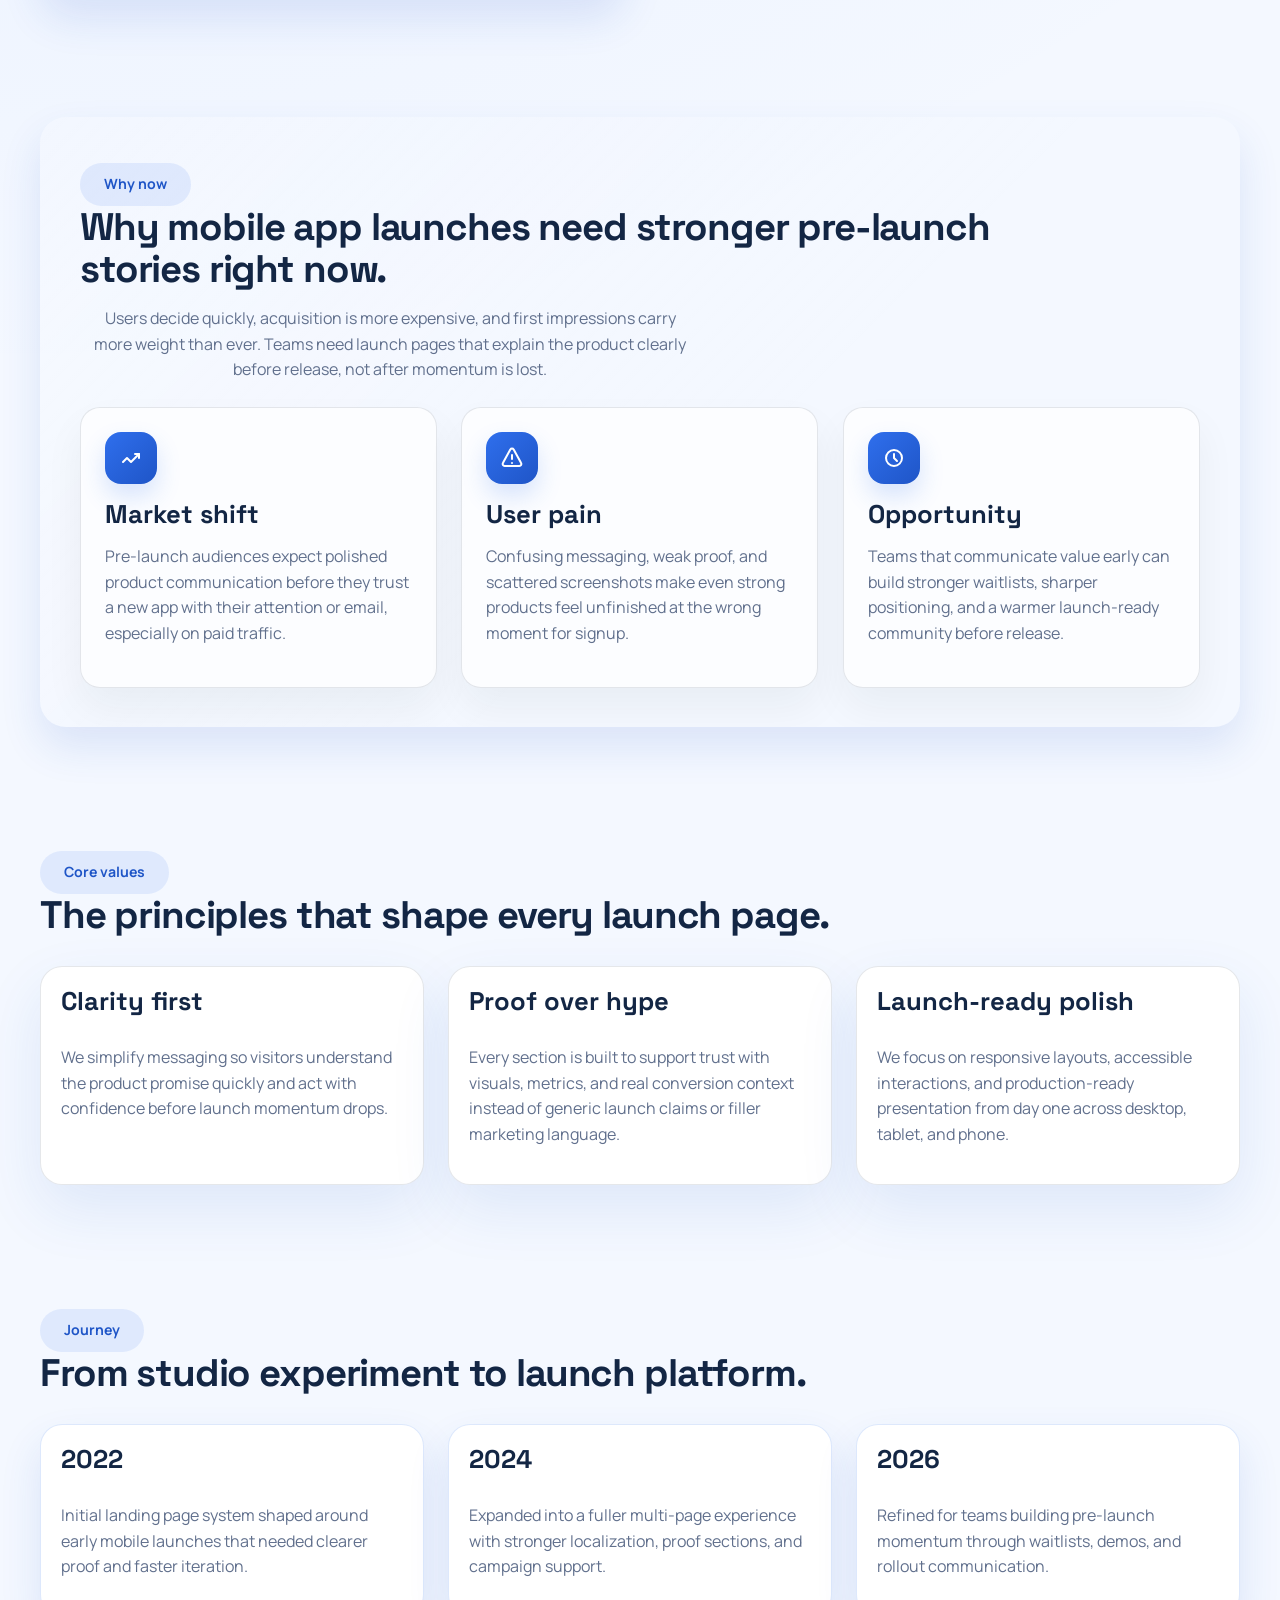
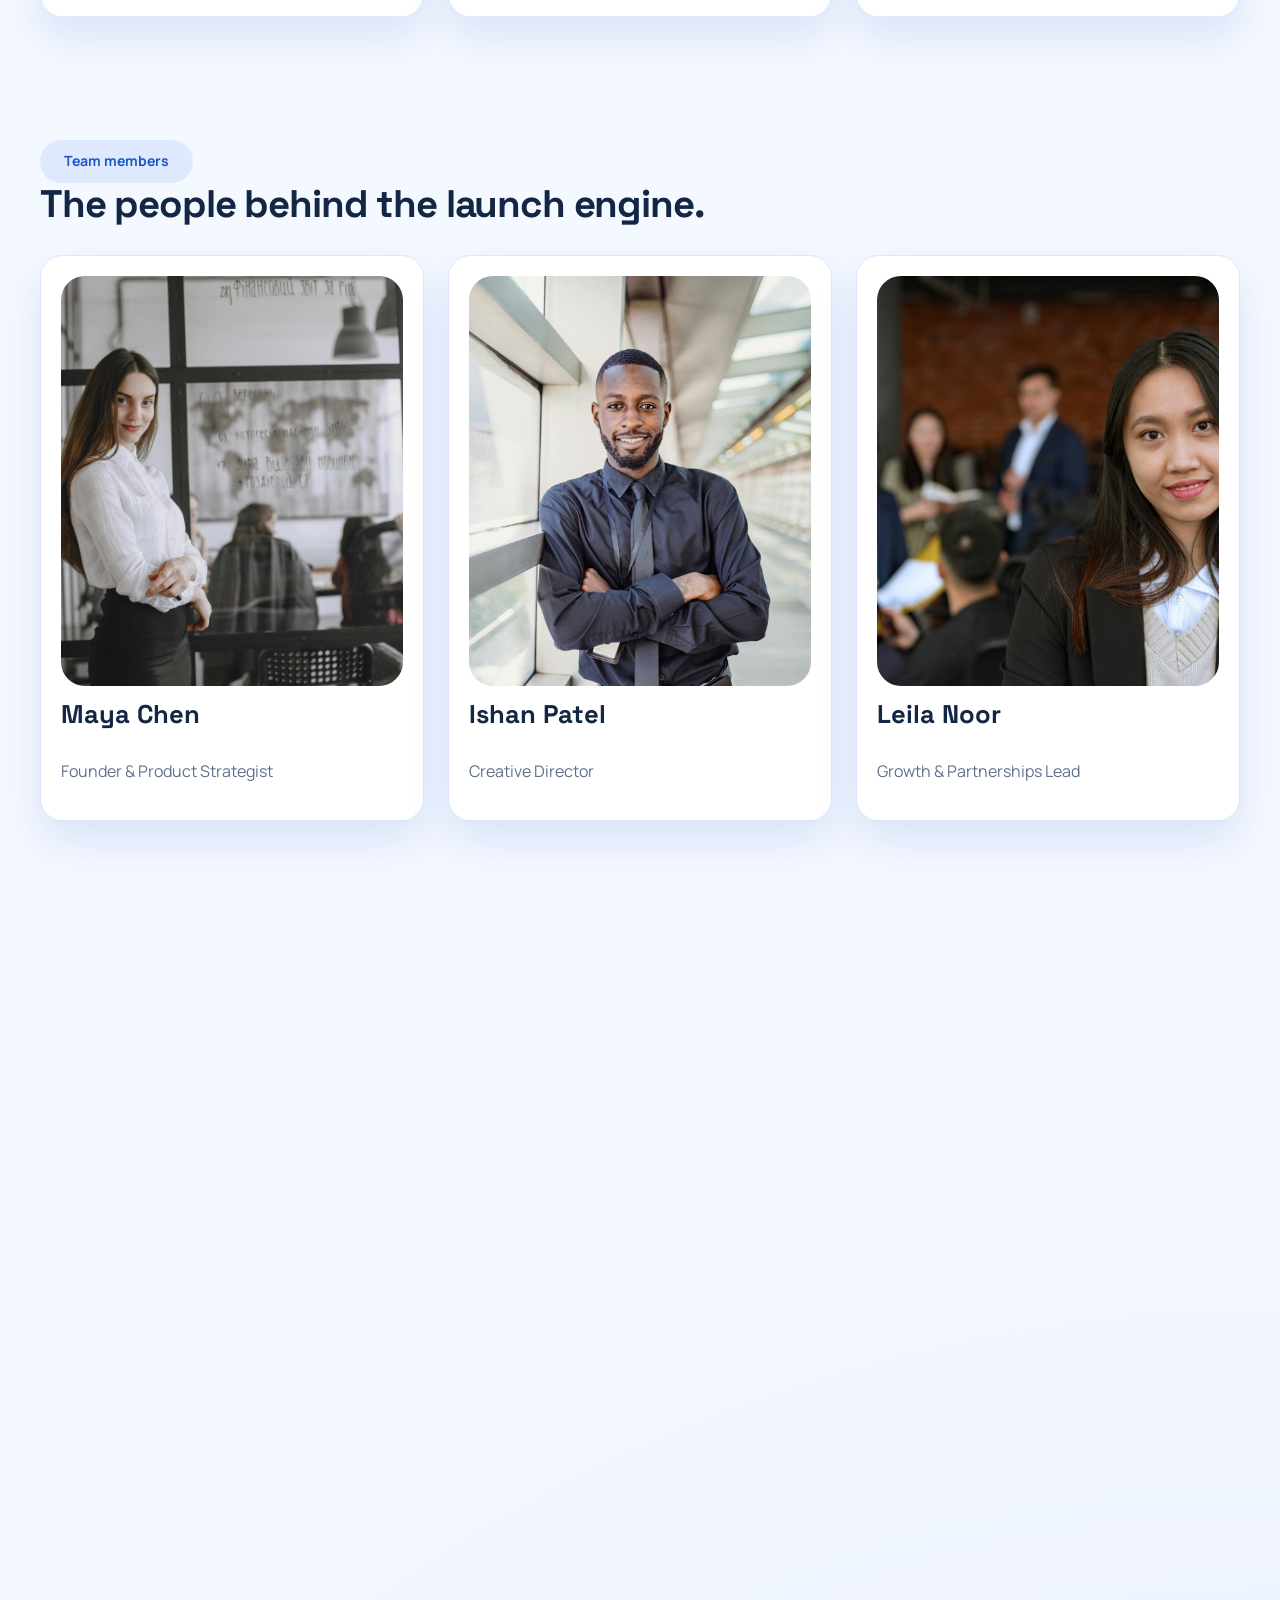
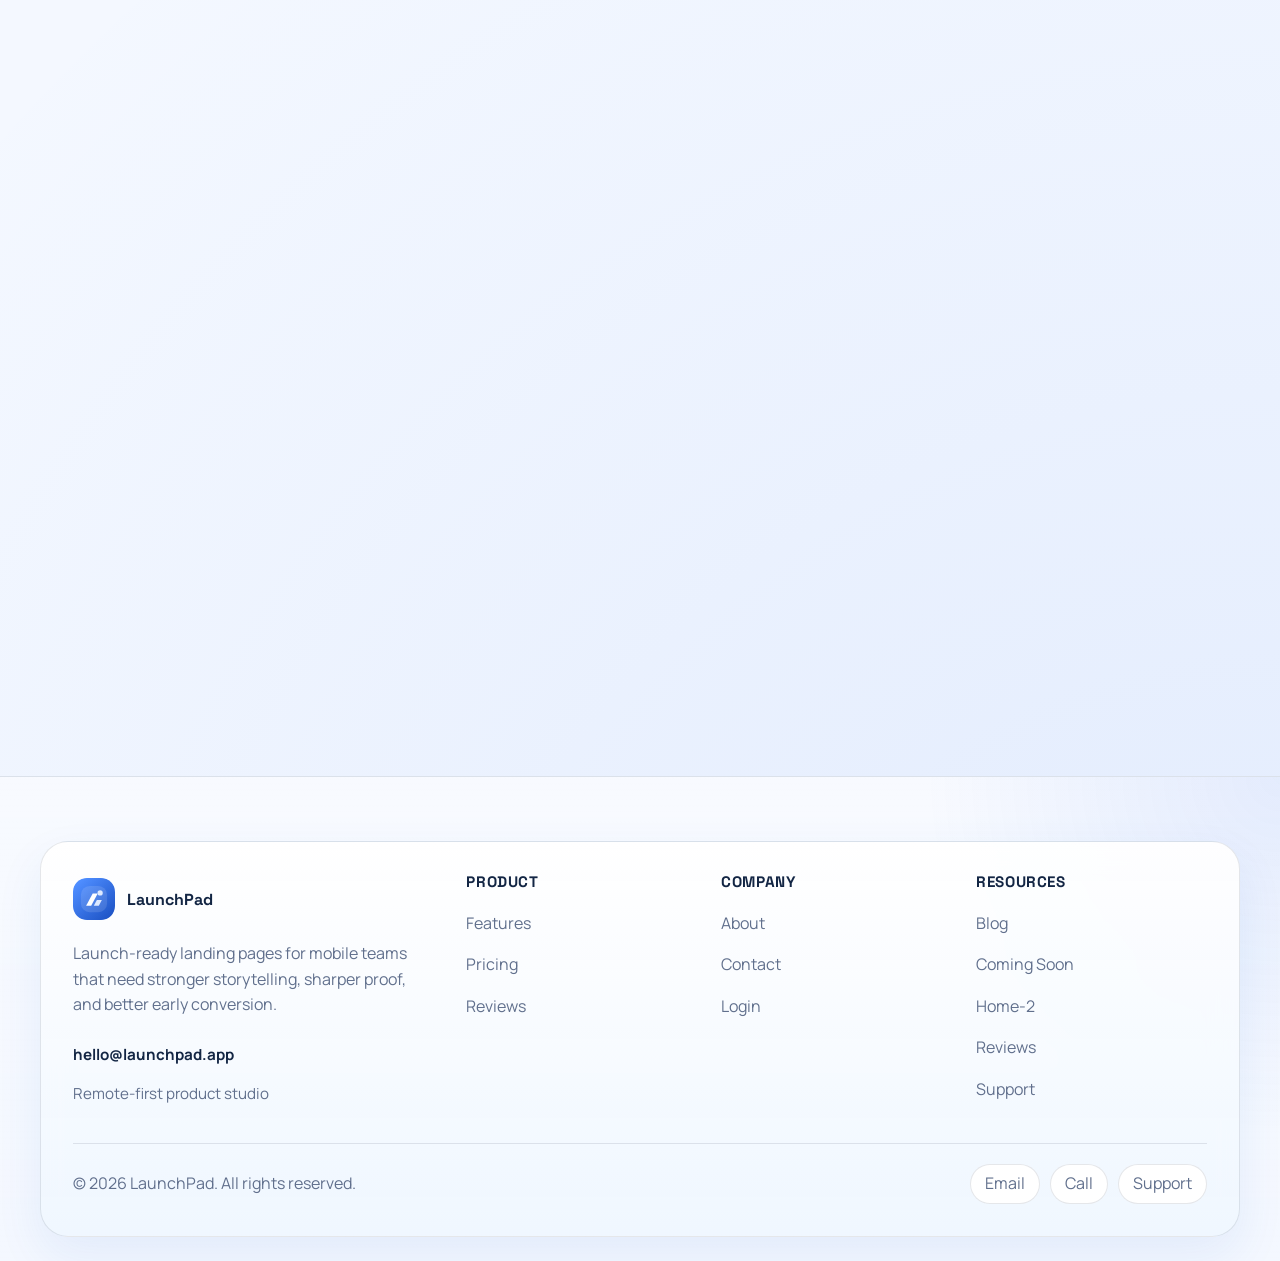
<file: pages/about.html>
<!DOCTYPE html>
<html lang="en" dir="ltr">

<head>
    <meta charset="UTF-8">
    <meta name="viewport" content="width=device-width, initial-scale=1.0">
    <title>About LaunchPad | Mobile App Launch Team</title>
    <meta name="description" content="Meet the LaunchPad team behind this mobile app launch template, from mission and product story to achievements, workflow, and the people shaping each release.">
    <link rel="icon" type="image/svg+xml" href="../assets/images/logo-mark.svg">
    <link rel="alternate icon" type="image/jpeg" href="../assets/images/logo-mark.jpg">
    <link rel="apple-touch-icon" href="../assets/images/logo-mark.jpg">
    <link rel="canonical" href="https://venkatreddy16.github.io/Mobile-App-Landing-Page-Pre-Launch-/pages/about.html">
    <script type="application/ld+json">{"@context":"https://schema.org","@type":"WebPage","name":"About LaunchPad | Mobile App Launch Team","description":"Meet the LaunchPad team behind this mobile app launch template, from mission and product story to achievements, workflow, and the people shaping each release.","url":"https://venkatreddy16.github.io/Mobile-App-Landing-Page-Pre-Launch-/pages/about.html","isPartOf":{"@type":"WebSite","name":"LaunchPad","url":"https://launchpad.app"},"about":{"@type":"Organization","name":"LaunchPad","url":"https://launchpad.app","logo":"https://venkatreddy16.github.io/Mobile-App-Landing-Page-Pre-Launch-/assets/images/logo-mark.svg","email":"hello@launchpad.app","telephone":"+1-415-555-0134","address":{"@type":"PostalAddress","streetAddress":"220 Market Street","addressLocality":"San Francisco","addressRegion":"CA","postalCode":"94103","addressCountry":"US"}}}</script>
    <link rel="preconnect" href="https://fonts.googleapis.com">
    <link rel="preconnect" href="https://fonts.gstatic.com" crossorigin>
    <link href="https://fonts.googleapis.com/css2?family=Manrope:wght@400;500;700;800&family=Space+Grotesk:wght@500;700&display=swap" rel="stylesheet">
    <link rel="stylesheet" href="../assets/css/style.css">
    <link rel="stylesheet" href="../assets/css/dark-mode.css">
    <link rel="stylesheet" href="../assets/css/rtl.css">

</head>

<body class="page-about">
    <div class="site-shell">
        <header class="topbar">
            <div class="container">
                <a class="brand" href="./index.html">
                    <img class="brand-mark" src="../assets/images/logo-mark.svg" alt="LaunchPad logo">
                    <span>LaunchPad</span>
                </a>
                <button class="menu-toggle icon-button" type="button" data-menu-toggle aria-expanded="false" aria-label="Open navigation">
                    <span class="menu-toggle-icon" aria-hidden="true">
                        <span></span>
                        <span></span>
                        <span></span>
                    </span>
                </button>
                <nav class="nav-wrap" data-nav-wrap>
                    <ul class="nav-menu">
                        <li class="dropdown">
                            <button class="dropdown-toggle" type="button" data-dropdown-toggle>
                                <span>Home</span>
                                <span class="dropdown-caret" aria-hidden="true"></span>
                            </button>
                            <div class="dropdown-menu">
                                <a href="./index.html">Home-1</a>
                                <a href="./home-2.html">Home-2</a>
                            </div>
                        </li>
                        <li>
                            <a class="nav-link active" href="./about.html">About</a>
                        </li>
                        <li>
                            <a class="nav-link" href="./features.html">Features</a>
                        </li>
                        <li>
                            <a class="nav-link" href="./blog.html">Blog</a>
                        </li>
                        <li>
                            <a class="nav-link" href="./pricing.html">Pricing</a>
                        </li>
                        <li>
                            <a class="nav-link" href="./contact.html">Contact</a>
                        </li>
                        <li class="index-mobile-actions" data-mobile-header-actions></li>
                    </ul>
                </nav>
                <div class="header-actions">
                    <button class="icon-button theme-toggle" type="button" data-theme-toggle aria-label="Switch to dark mode">
                        <span class="theme-toggle-icon" aria-hidden="true">
                            <span class="theme-icon theme-icon-sun">
                                <svg viewBox="0 0 24 24" role="presentation">
                                    <circle cx="12" cy="12" r="4"></circle>
                                    <path d="M12 2v2.5M12 19.5V22M4.93 4.93l1.77 1.77M17.3 17.3l1.77 1.77M2 12h2.5M19.5 12H22M4.93 19.07l1.77-1.77M17.3 6.7l1.77-1.77"></path>
                                </svg>
                            </span>
                            <span class="theme-icon theme-icon-moon">
                                <svg viewBox="0 0 24 24" role="presentation">
                                    <path d="M20 14.5A8.5 8.5 0 0 1 9.5 4 9 9 0 1 0 20 14.5Z"></path>
                                </svg>
                            </span>
                        </span>
                    </button>
                    <button class="icon-button rtl-toggle" type="button" data-rtl-toggle aria-label="Toggle RTL layout">
                        <span class="rtl-toggle-label" aria-hidden="true">RTL</span>
                    </button>
                    <a class="primary-btn login-btn" href="./login.html">Login</a>
                </div>
            </div>
        </header>

        <main>
            <section class="app-showcase-hero about-hero-full">
                <div class="about-hero-shell">
                    <div class="about-hero-grid">
                        <div class="app-showcase-copy reveal-up">
                            <span class="eyebrow">About LaunchPad</span>
                            <h1>Pre-launch pages<br>built to earn trust early.</h1>
                            <p class="lede">LaunchPad helps mobile teams explain the product clearly, capture qualified demand, and bring more structure to the weeks before release.</p>
                            <p class="about-hero-bio">A focused landing page system for teams that need sharper messaging, better proof, and a more credible waitlist experience before the app is live.</p>
                            <div class="about-hero-actions">
                                <a class="primary-btn" href="./contact.html">Get in Touch</a>
                            </div>
                        </div>
                        <div class="app-showcase-visual fade-in">
                            <figure class="showcase-device showcase-device-primary">
                                <img src="../assets/images/untitled%20folder/pexels-rdne-10375947.jpg" alt="Team brainstorming launch messaging in a modern office workspace">
                            </figure>
                            <div class="showcase-float-card">
                                <strong>Clean launch pages</strong>
                                <p>Simple design, focused messaging, faster setup, and cleaner launch sections that feel polished from the first visit.</p>
                            </div>
                        </div>
                    </div>
                </div>
            </section>

            <section>
                <div class="container overview-grid">
                    <div class="reveal-up">
                        <h2>Mission & vision</h2>
                        <p>Our mission is to reduce launch friction for mobile teams by making the first product impression clearer, more credible, and easier to act on. Our vision is a launch process where landing pages support growth instead of slowing it down.</p>
                    </div>
                    <div class="hero-card fade-in">
                        <h3>What we solve</h3>
                        <p>Scattered messaging, weak proof sections, low-confidence signup flows, and launch pages that feel rushed compared to the product behind them.</p>
                    </div>
                </div>
            </section>

            <section>
                <div class="container feature-pair">
                    <div class="video-card fade-in">
                        <img class="media-shot" src="../assets/images/photo-mobile-dashboard-desk.jpg" alt="Mobile analytics dashboard used to coordinate launch workflow and performance review">
                    </div>
                    <div class="reveal-up">
                        <span class="eyebrow">How we work</span>
                        <h2>A launch studio workflow built for shipping quality quickly.</h2>
                        <p>We combine positioning, conversion copy, and interface structure in the same workflow so launch teams do not have to patch the story together page by page.</p>
                        <ul class="check-list">
                            <li>Weekly launch readiness reviews with product and growth teams</li>
                            <li>Content systems designed for reuse across campaign pages</li>
                            <li>Visual proof blocks shaped around real conversion moments</li>
                            <li>Cross-market rollout support for global mobile products</li>
                        </ul>
                    </div>
                </div>
            </section>

            <section>
                <div class="container market-need-shell">
                    <div class="section-head reveal-up">
                        <span class="eyebrow">Why now</span>
                        <h2>Why mobile app launches need stronger pre-launch stories right now.</h2>
                    </div>
                    <p class="market-need-intro reveal-up">Users decide quickly, acquisition is more expensive, and first impressions carry more weight than ever. Teams need launch pages that explain the product clearly before release, not after momentum is lost.</p>
                    <div class="feature-grid">
                        <article class="market-need-card fade-in">
                            <div class="icon-wrap" aria-hidden="true"><svg viewBox="0 0 24 24"><path d="M4 16l4-4 4 4 8-8"></path><path d="M16 8h4v4"></path></svg></div>
                            <h3>Market shift</h3>
                            <p>Pre-launch audiences expect polished product communication before they trust a new app with their attention or email, especially on paid traffic.</p>
                        </article>
                        <article class="market-need-card fade-in">
                            <div class="icon-wrap" aria-hidden="true"><svg viewBox="0 0 24 24"><path d="M12 9v4"></path><path d="M12 17h.01"></path><path d="M10.3 3.5 2.9 17a2 2 0 0 0 1.75 3h14.7A2 2 0 0 0 21.1 17L13.7 3.5a2 2 0 0 0-3.4 0Z"></path></svg></div>
                            <h3>User pain</h3>
                            <p>Confusing messaging, weak proof, and scattered screenshots make even strong products feel unfinished at the wrong moment for signup.</p>
                        </article>
                        <article class="market-need-card fade-in">
                            <div class="icon-wrap" aria-hidden="true"><svg viewBox="0 0 24 24"><circle cx="12" cy="12" r="8"></circle><path d="M12 8v4l3 3"></path></svg></div>
                            <h3>Opportunity</h3>
                            <p>Teams that communicate value early can build stronger waitlists, sharper positioning, and a warmer launch-ready community before release.</p>
                        </article>
                    </div>
                </div>
            </section>

            <section>
                <div class="container">
                    <div class="section-head reveal-up">
                        <span class="eyebrow">Core values</span>
                        <h2>The principles that shape every launch page.</h2>
                    </div>
                    <div class="feature-grid">
                        <article class="feature-card fade-in">
                            <h3>Clarity first</h3>
                            <p>We simplify messaging so visitors understand the product promise quickly and act with confidence before launch momentum drops.</p>
                        </article>
                        <article class="feature-card fade-in">
                            <h3>Proof over hype</h3>
                            <p>Every section is built to support trust with visuals, metrics, and real conversion context instead of generic launch claims or filler marketing language.</p>
                        </article>
                        <article class="feature-card fade-in">
                            <h3>Launch-ready polish</h3>
                            <p>We focus on responsive layouts, accessible interactions, and production-ready presentation from day one across desktop, tablet, and phone.</p>
                        </article>
                    </div>
                </div>
            </section>

            <section>
                <div class="container">
                    <div class="section-head reveal-up">
                        <span class="eyebrow">Journey</span>
                        <h2>From studio experiment to launch platform.</h2>
                    </div>
                    <div class="feature-grid">
                        <article class="timeline-card fade-in">
                            <h3>2022</h3>
                            <p>Initial landing page system shaped around early mobile launches that needed clearer proof and faster iteration.</p>
                        </article>
                        <article class="timeline-card fade-in">
                            <h3>2024</h3>
                            <p>Expanded into a fuller multi-page experience with stronger localization, proof sections, and campaign support.</p>
                        </article>
                        <article class="timeline-card fade-in">
                            <h3>2026</h3>
                            <p>Refined for teams building pre-launch momentum through waitlists, demos, and rollout communication.</p>
                        </article>
                    </div>
                </div>
            </section>

            <section>
                <div class="container">
                    <div class="section-head reveal-up">
                        <span class="eyebrow">Team members</span>
                        <h2>The people behind the launch engine.</h2>
                    </div>
                    <div class="team-grid">
                        <article class="team-card fade-in">
                            <img src="../assets/images/untitled%20folder/pexels-gustavo-fring-4872067.jpg" alt="Professional office portrait representing Maya Chen">
                            <h3>Maya Chen</h3>
                            <p>Founder & Product Strategist</p>
                        </article>
                        <article class="team-card fade-in">
                            <img src="../assets/images/untitled%20folder/pexels-mizunokozuki-13801497.jpg" alt="Professional office portrait representing Ishan Patel">
                            <h3>Ishan Patel</h3>
                            <p>Creative Director</p>
                        </article>
                        <article class="team-card fade-in">
                            <img src="../assets/images/untitled%20folder/pexels-mikhail-nilov-8101981.jpg" alt="Professional office portrait representing Leila Noor">
                            <h3>Leila Noor</h3>
                            <p>Growth & Partnerships Lead</p>
                        </article>
                    </div>
                </div>
            </section>

            <section>
                <div class="container">
                    <div class="section-head reveal-up">
                        <span class="eyebrow">Achievements</span>
                        <h2>Proof that launch quality compounds fast.</h2>
                    </div>
                    <div class="achievement-grid">
                        <article class="achievement-card fade-in">
                            <strong>3.2M+</strong>
                            <p>emails collected across waitlist campaigns and launch-readiness programs before public rollout</p>
                        </article>
                        <article class="achievement-card fade-in">
                            <strong>18</strong>
                            <p>launch and innovation awards shared by customers after sharper pre-release positioning and clearer launch communication</p>
                        </article>
                        <article class="achievement-card fade-in">
                            <strong>92%</strong>
                            <p>customer retention through product launch windows with better rollout communication and stronger pre-release expectations</p>
                        </article>
                    </div>
                </div>
            </section>

            <section>
                <div class="container">
                    <div class="section-head reveal-up">
                        <span class="eyebrow">Press mentions</span>
                        <h2>Stories our customers helped create.</h2>
                    </div>
                    <div class="press-grid">
                        <article class="press-card fade-in">
                            <h3>Fast Company</h3>
                            <p>How startup teams build launch trust before the first install with sharper proof, tighter onboarding previews, and cleaner campaign messaging.</p>
                        </article>
                        <article class="press-card fade-in">
                            <h3>Wired</h3>
                            <p>Why pre-launch email capture is back in modern app marketing when the page experience feels credible enough to convert colder traffic too.</p>
                        </article>
                        <article class="press-card fade-in">
                            <h3>Product Hunt</h3>
                            <p>Featured toolkit for launch-focused product teams that need a clearer story, cleaner rollout notes, and stronger demos before public release.</p>
                        </article>
                    </div>
                </div>
            </section>

            <section>
                <div class="container hero-card reveal-up">
                    <span class="eyebrow">Next step</span>
                    <h2>Want to build your launch story with us?</h2>
                    <div class="cta-actions">
                        <a class="primary-btn" href="./contact.html">Contact Team</a>
                        <a class="secondary-btn" href="./pricing.html">View Plans</a>
                    </div>
                </div>
            </section>
        </main>

        <footer class="site-footer">
            <div class="container">
                <div class="footer-grid">
                    <div class="footer-brand-block">
                        <a class="brand" href="./index.html">
                            <img class="brand-mark" src="../assets/images/logo-mark.svg" alt="LaunchPad logo">
                            <span>LaunchPad</span>
                        </a>
                        <p class="footer-copy">Launch-ready landing pages for mobile teams that need stronger storytelling, sharper proof, and better early conversion.</p>
                        <div class="footer-contact">
                            <a href="mailto:hello@launchpad.app">hello@launchpad.app</a>
                            <span>Remote-first product studio</span>
                        </div>
                    </div>
                    <div class="footer-links">
                        <h3>Product</h3>
                        <ul>
                            <li><a href="./features.html">Features</a></li>
                            <li><a href="./pricing.html">Pricing</a></li>
                            <li><a href="./reviews.html">Reviews</a></li>
                        </ul>
                    </div>
                    <div class="footer-links">
                        <h3>Company</h3>
                        <ul>
                            <li><a href="./about.html">About</a></li>
                            <li><a href="./contact.html">Contact</a></li>
                            <li><a href="./login.html">Login</a></li>
                        </ul>
                    </div>
                    <div class="footer-links">
                        <h3>Resources</h3>
                        <ul>
                            <li><a href="./blog.html">Blog</a></li>
                            <li><a href="./coming-soon.html">Coming Soon</a></li>
                            <li><a href="./home-2.html">Home-2</a></li>
                            <li><a href="./reviews.html">Reviews</a></li>
                            <li><a href="./contact.html">Support</a></li>
                        </ul>
                    </div>
                </div>
                <div class="footer-bottom">
                    <span>&copy; <span data-year></span> LaunchPad. All rights reserved.</span>
                    <div class="social-list">
                        <a href="mailto:hello@launchpad.app">Email</a>
                        <a href="tel:+14155550134">Call</a>
                        <a href="./contact.html">Support</a>
                    </div>
                </div>
            </div>
        </footer>
        <script src="../assets/js/main.js"></script>
    </div>
</body>

</html>
</file>
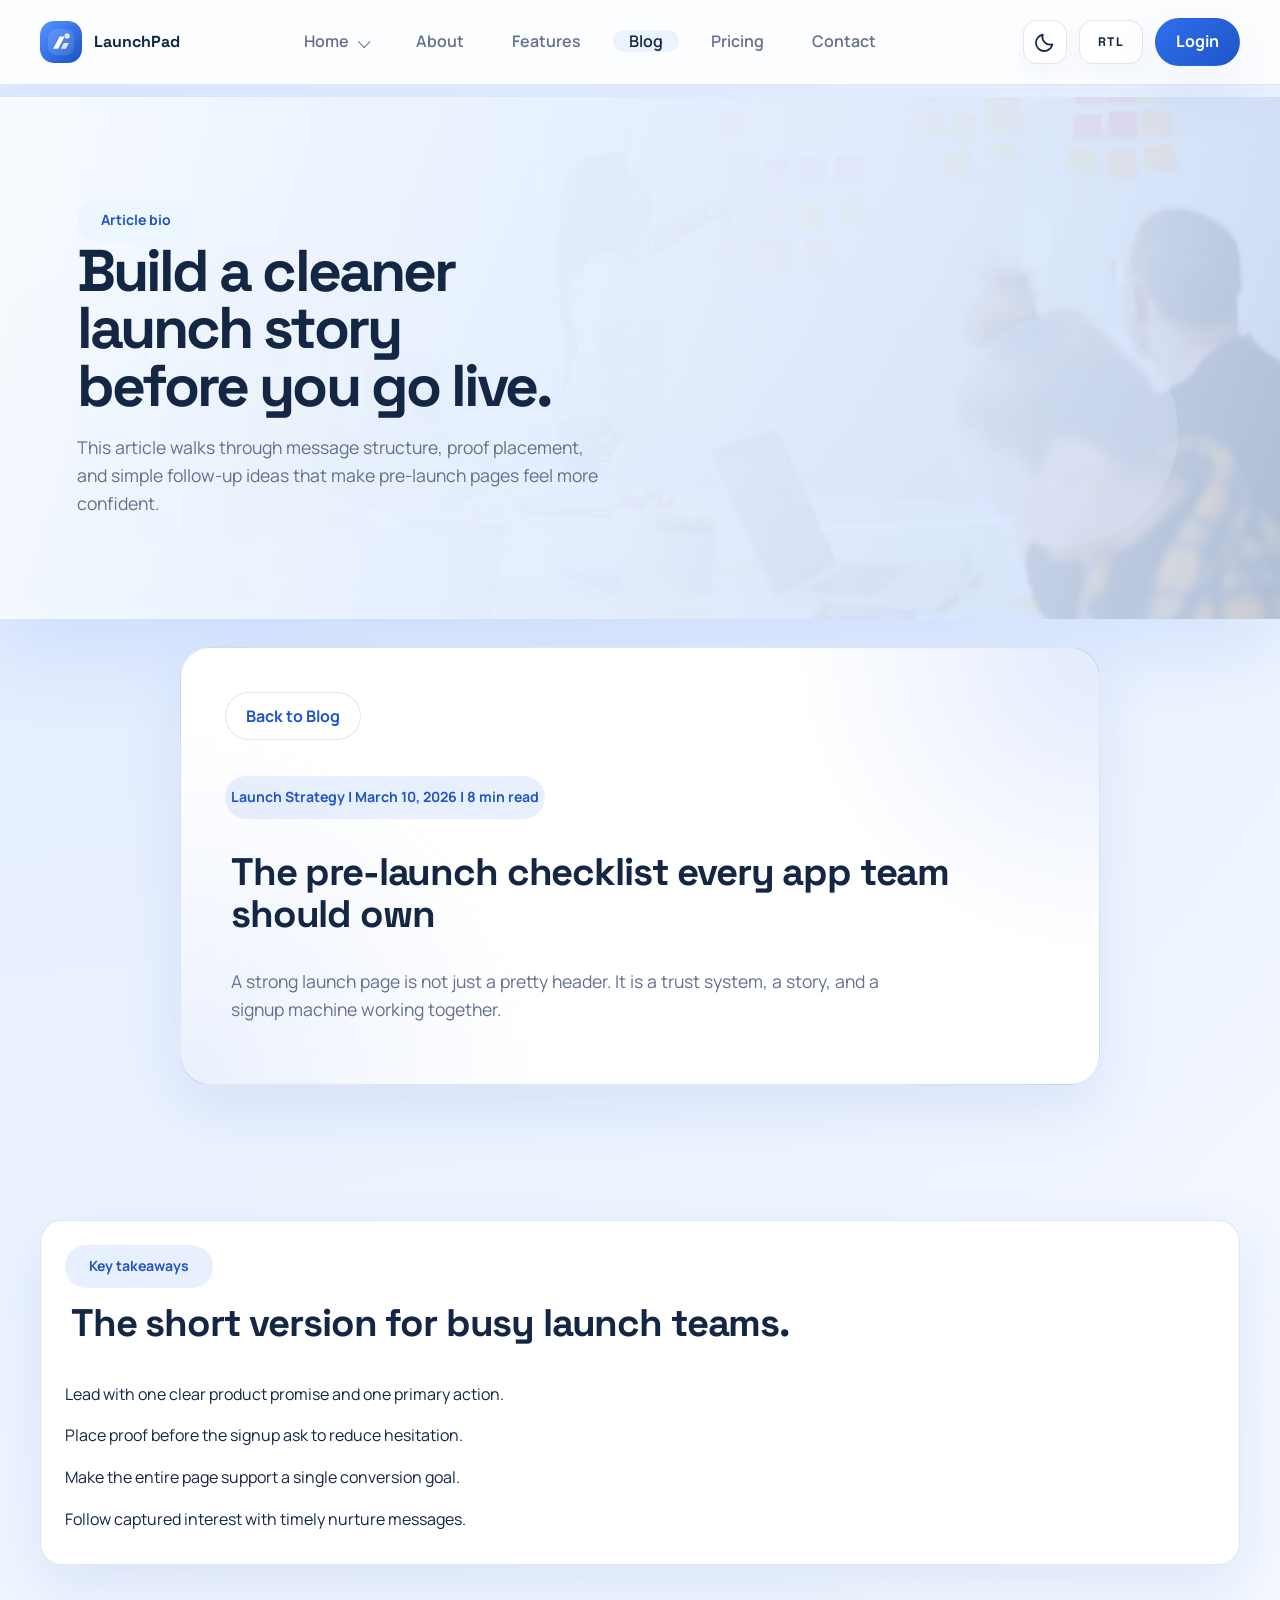
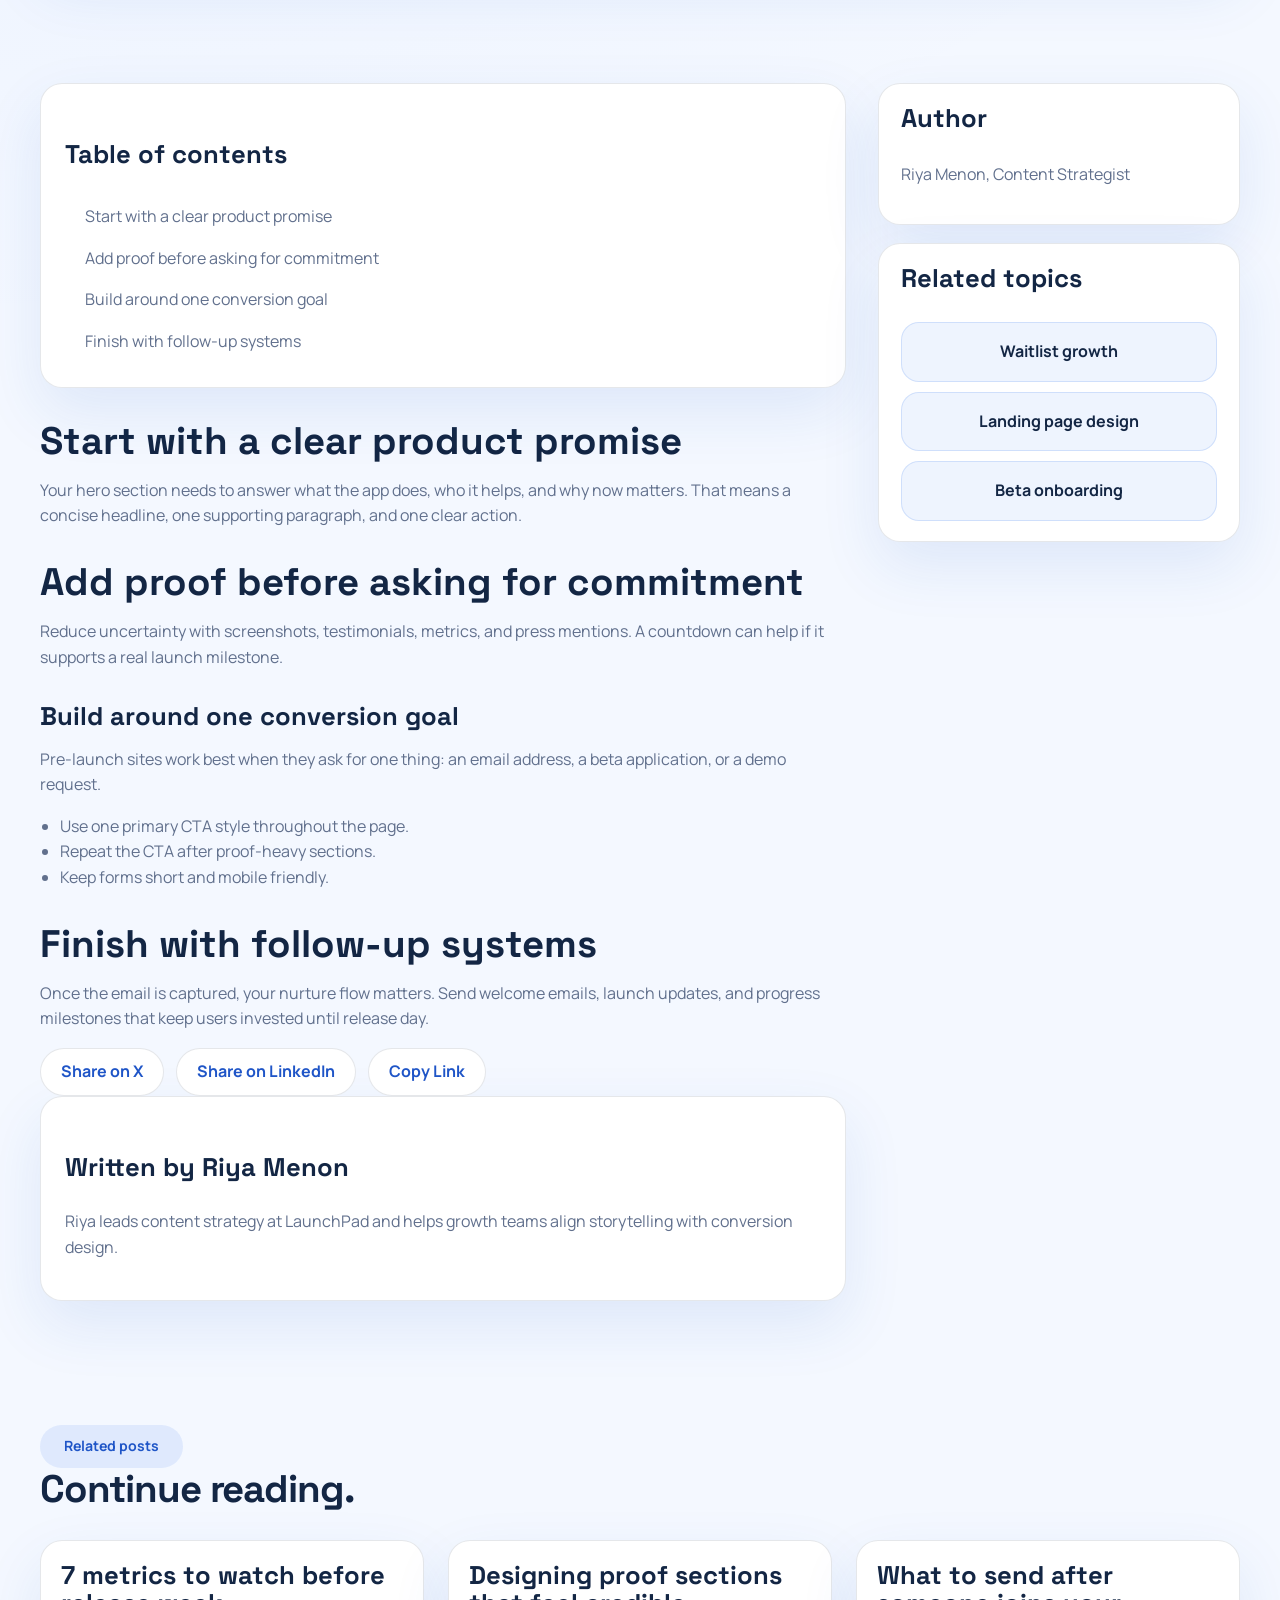
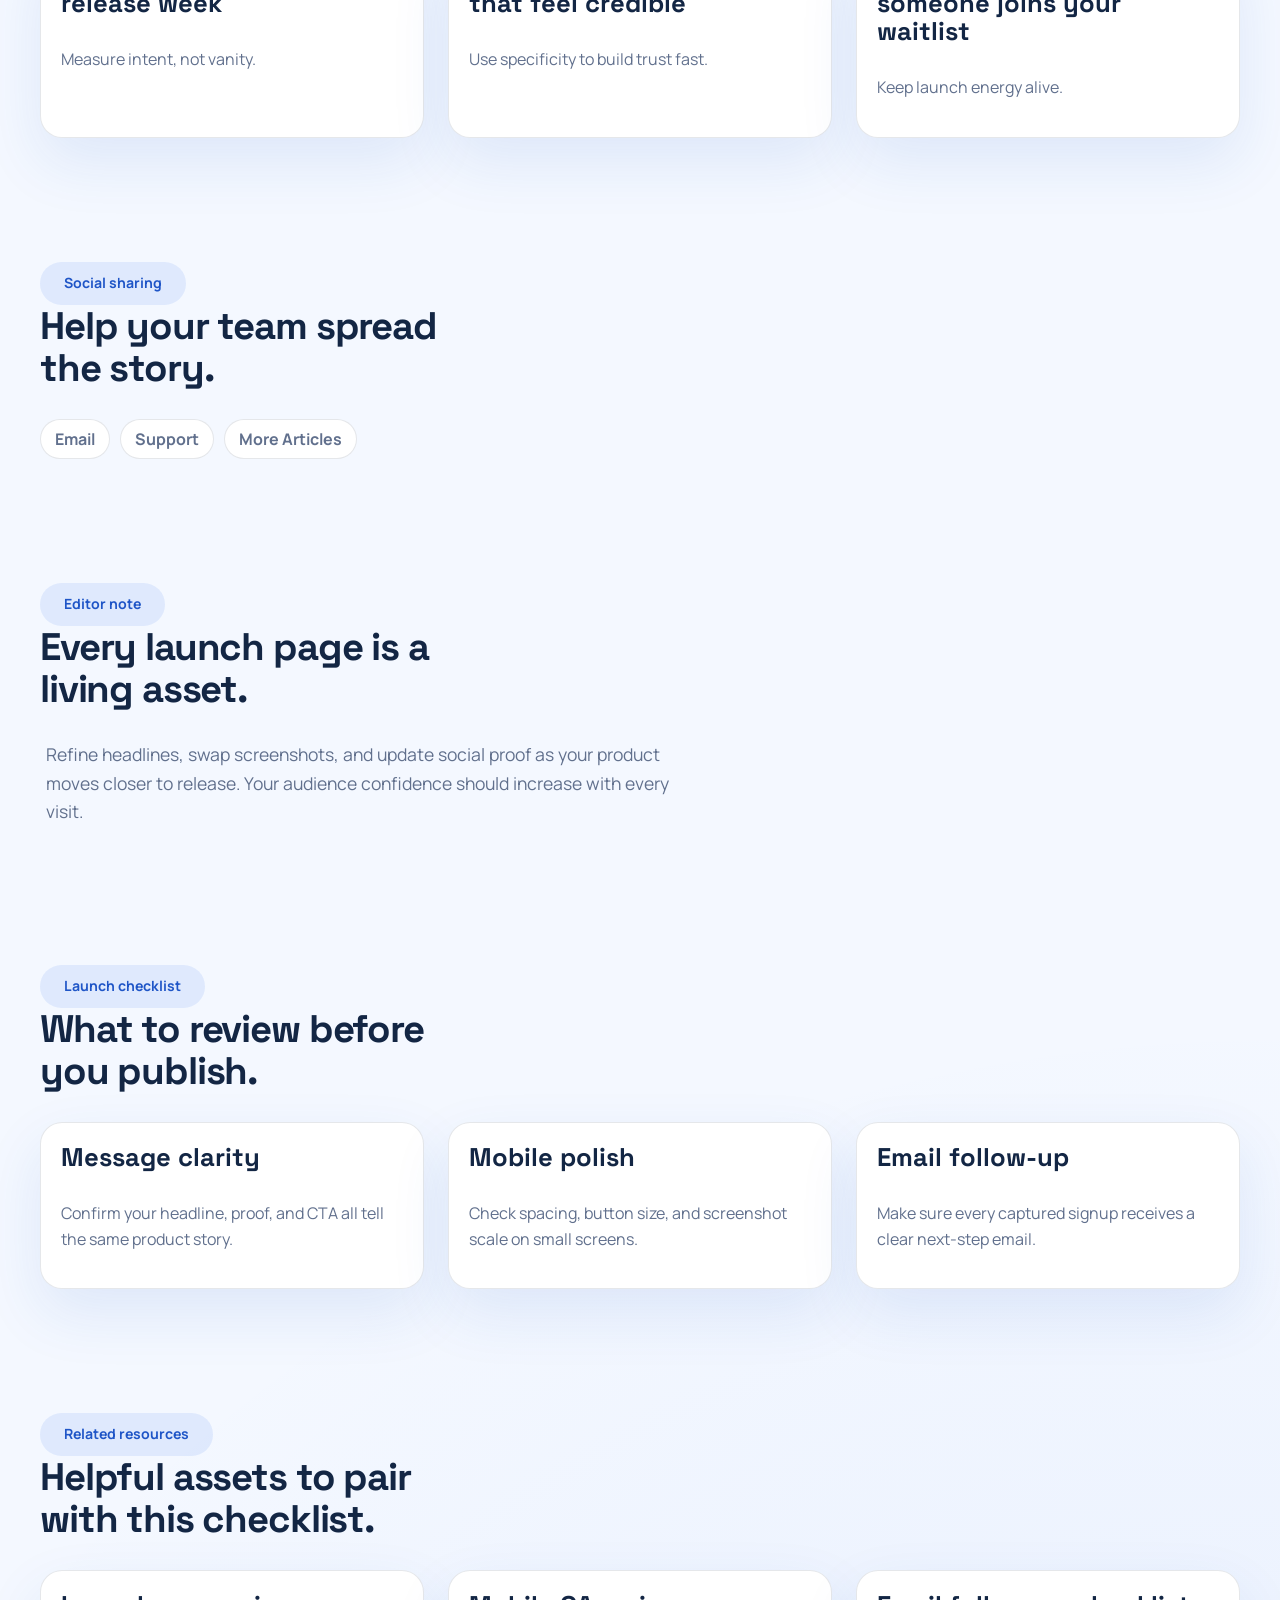
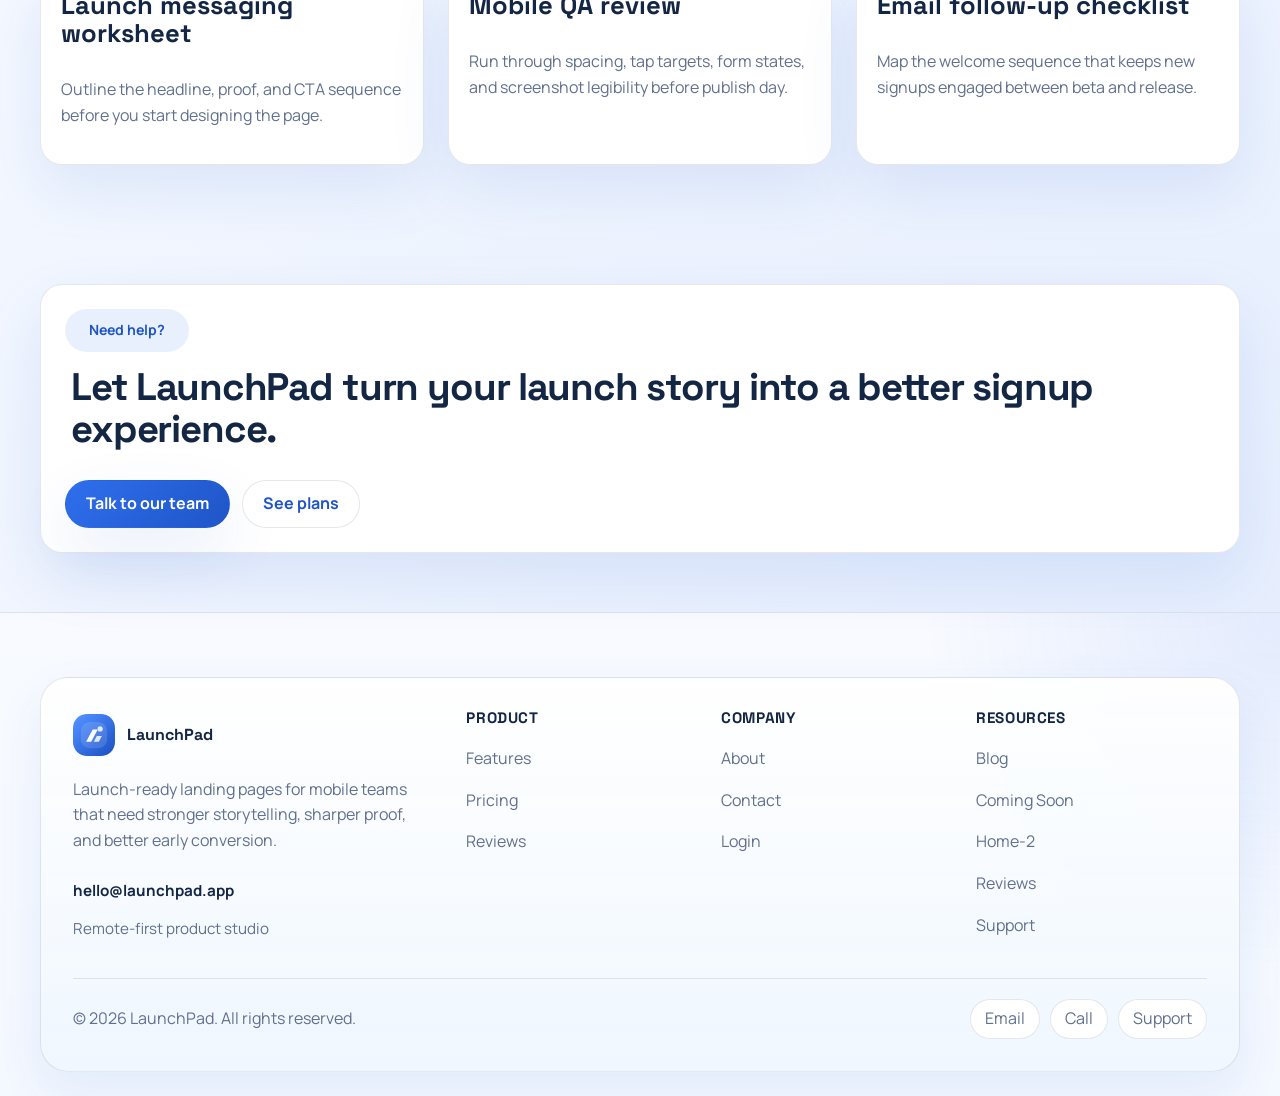
<file: pages/blog-details.html>
<!DOCTYPE html>
<html lang="en" dir="ltr">

<head>
    <meta charset="UTF-8">
    <meta name="viewport" content="width=device-width, initial-scale=1.0">
    <title>Blog Details | LaunchPad Launch Checklist</title>
    <meta name="description" content="Read LaunchPad's detailed guide to pre-launch checklists, trust-building content, signup flow improvements, and stronger onboarding stories for app releases.">
    <link rel="icon" type="image/svg+xml" href="../assets/images/logo-mark.svg">
    <link rel="alternate icon" type="image/jpeg" href="../assets/images/logo-mark.jpg">
    <link rel="apple-touch-icon" href="../assets/images/logo-mark.jpg">
    <link rel="canonical" href="https://venkatreddy16.github.io/Mobile-App-Landing-Page-Pre-Launch-/pages/blog-details.html">
    <script type="application/ld+json">{"@context":"https://schema.org","@type":"WebPage","name":"Blog Details | LaunchPad Launch Checklist","description":"Read LaunchPad's detailed guide to pre-launch checklists, trust-building content, signup flow improvements, and stronger onboarding stories for app releases.","url":"https://venkatreddy16.github.io/Mobile-App-Landing-Page-Pre-Launch-/pages/blog-details.html","isPartOf":{"@type":"WebSite","name":"LaunchPad","url":"https://launchpad.app"},"about":{"@type":"Organization","name":"LaunchPad","url":"https://launchpad.app","logo":"https://venkatreddy16.github.io/Mobile-App-Landing-Page-Pre-Launch-/assets/images/logo-mark.svg","email":"hello@launchpad.app","telephone":"+1-415-555-0134","address":{"@type":"PostalAddress","streetAddress":"220 Market Street","addressLocality":"San Francisco","addressRegion":"CA","postalCode":"94103","addressCountry":"US"}}}</script>
    <link rel="preconnect" href="https://fonts.googleapis.com">
    <link rel="preconnect" href="https://fonts.gstatic.com" crossorigin>
    <link href="https://fonts.googleapis.com/css2?family=Manrope:wght@400;500;700;800&family=Space+Grotesk:wght@500;700&display=swap" rel="stylesheet">
    <link rel="stylesheet" href="../assets/css/style.css">
    <link rel="stylesheet" href="../assets/css/dark-mode.css">
    <link rel="stylesheet" href="../assets/css/rtl.css">

</head>

<body class="page-blog-details">
    <div class="site-shell">
        <header class="topbar">
            <div class="container">
                <a class="brand" href="./index.html">
                    <img class="brand-mark" src="../assets/images/logo-mark.svg" alt="LaunchPad logo">
                    <span>LaunchPad</span>
                </a>
                <button class="menu-toggle icon-button" type="button" data-menu-toggle aria-expanded="false" aria-label="Open navigation">
                    <span class="menu-toggle-icon" aria-hidden="true">
                        <span></span>
                        <span></span>
                        <span></span>
                    </span>
                </button>
                <nav class="nav-wrap" data-nav-wrap>
                    <ul class="nav-menu">
                        <li class="dropdown">
                            <button class="dropdown-toggle" type="button" data-dropdown-toggle>
                                <span>Home</span>
                                <span class="dropdown-caret" aria-hidden="true"></span>
                            </button>
                            <div class="dropdown-menu">
                                <a href="./index.html">Home-1</a>
                                <a href="./home-2.html">Home-2</a>
                            </div>
                        </li>
                        <li>
                            <a class="nav-link" href="./about.html">About</a>
                        </li>
                        <li>
                            <a class="nav-link" href="./features.html">Features</a>
                        </li>
                        <li>
                            <a class="nav-link active" href="./blog.html">Blog</a>
                        </li>
                        <li>
                            <a class="nav-link" href="./pricing.html">Pricing</a>
                        </li>
                        <li>
                            <a class="nav-link" href="./contact.html">Contact</a>
                        </li>
                        <li class="index-mobile-actions" data-mobile-header-actions></li>
                    </ul>
                </nav>
                <div class="header-actions">
                    <button class="icon-button theme-toggle" type="button" data-theme-toggle aria-label="Switch to dark mode">
                        <span class="theme-toggle-icon" aria-hidden="true">
                            <span class="theme-icon theme-icon-sun">
                                <svg viewBox="0 0 24 24" role="presentation">
                                    <circle cx="12" cy="12" r="4"></circle>
                                    <path d="M12 2v2.5M12 19.5V22M4.93 4.93l1.77 1.77M17.3 17.3l1.77 1.77M2 12h2.5M19.5 12H22M4.93 19.07l1.77-1.77M17.3 6.7l1.77-1.77"></path>
                                </svg>
                            </span>
                            <span class="theme-icon theme-icon-moon">
                                <svg viewBox="0 0 24 24" role="presentation">
                                    <path d="M20 14.5A8.5 8.5 0 0 1 9.5 4 9 9 0 1 0 20 14.5Z"></path>
                                </svg>
                            </span>
                        </span>
                    </button>
                    <button class="icon-button rtl-toggle" type="button" data-rtl-toggle aria-label="Toggle RTL layout">
                        <span class="rtl-toggle-label" aria-hidden="true">RTL</span>
                    </button>
                    <a class="primary-btn login-btn" href="./login.html">Login</a>
                </div>
            </div>
        </header>

        <main>
            <section id="blog-details-banner" class="blog-hero-banner blog-hero-banner-details">
                <div class="container blog-hero-shell">
                    <div class="blog-hero-grid blog-hero-grid-single">
                        <div class="blog-hero-copy reveal-up">
                            <span class="eyebrow">Article bio</span>
                            <h1 id="blog-details-banner-title">Build a cleaner launch story<br>before you go live.</h1>
                            <p id="blog-details-banner-copy" class="lede">This article walks through message structure, proof placement, and simple follow-up ideas that make pre-launch pages feel more confident.</p>
                        </div>
                    </div>
                </div>
            </section>

            <section class="page-hero">
                <div class="container">
                    <div class="article-nav">
                        <a class="secondary-btn" href="./blog.html">Back to Blog</a>
                    </div>
                    <p class="eyebrow">Launch Strategy | March 10, 2026 | 8 min read</p>
                        <h2>The pre-launch checklist every app team should own</h2>
                    <p class="lede">A strong launch page is not just a pretty header. It is a trust system, a story, and a signup machine working together.</p>
                </div>
            </section>

            <section>
                <div class="container hero-card reveal-up">
                    <span class="eyebrow">Key takeaways</span>
                    <h2>The short version for busy launch teams.</h2>
                    <ul class="check-list">
                        <li>Lead with one clear product promise and one primary action.</li>
                        <li>Place proof before the signup ask to reduce hesitation.</li>
                        <li>Make the entire page support a single conversion goal.</li>
                        <li>Follow captured interest with timely nurture messages.</li>
                    </ul>
                </div>
            </section>

            <section>
                <div class="container blog-layout blog-layout-article">
                    <article class="article-content">
                        <div class="hero-card article-toc-card fade-in">
                            <h3>Table of contents</h3>
                            <ul class="check-list">
                                <li><a href="#clear-product-promise">Start with a clear product promise</a></li>
                                <li><a href="#proof-before-commitment">Add proof before asking for commitment</a></li>
                                <li><a href="#one-conversion-goal">Build around one conversion goal</a></li>
                                <li><a href="#follow-up-systems">Finish with follow-up systems</a></li>
                            </ul>
                        </div>

                        <h2 id="clear-product-promise">Start with a clear product promise</h2>
                        <p>Your hero section needs to answer what the app does, who it helps, and why now matters. That means a concise headline, one supporting paragraph, and one clear action.</p>

                        <h2 id="proof-before-commitment">Add proof before asking for commitment</h2>
                        <p>Reduce uncertainty with screenshots, testimonials, metrics, and press mentions. A countdown can help if it supports a real launch milestone.</p>

                        <h3 id="one-conversion-goal">Build around one conversion goal</h3>
                        <p>Pre-launch sites work best when they ask for one thing: an email address, a beta application, or a demo request.</p>
                        <ul>
                            <li>Use one primary CTA style throughout the page.</li>
                            <li>Repeat the CTA after proof-heavy sections.</li>
                            <li>Keep forms short and mobile friendly.</li>
                        </ul>

                        <h2 id="follow-up-systems">Finish with follow-up systems</h2>
                        <p>Once the email is captured, your nurture flow matters. Send welcome emails, launch updates, and progress milestones that keep users invested until release day.</p>

                        <div class="share-row">
                            <a class="secondary-btn" href="./contact.html">Share on X</a>
                            <a class="secondary-btn" href="./contact.html">Share on LinkedIn</a>
                            <a class="secondary-btn" href="./contact.html">Copy Link</a>
                        </div>

                        <div class="hero-card article-author-card">
                            <h3>Written by Riya Menon</h3>
                            <p>Riya leads content strategy at LaunchPad and helps growth teams align storytelling with conversion design.</p>
                        </div>
                    </article>

                    <aside class="blog-sidebar article-sidebar">
                        <div class="sidebar-card">
                            <h3>Author</h3>
                            <p>Riya Menon, Content Strategist</p>
                        </div>
                        <div class="sidebar-card">
                            <h3>Related topics</h3>
                            <div class="blog-topic-list">
                                <span class="logo-chip">Waitlist growth</span>
                                <span class="logo-chip">Landing page design</span>
                                <span class="logo-chip">Beta onboarding</span>
                            </div>
                        </div>
                    </aside>
                </div>
            </section>

            <section>
                <div class="container">
                    <div class="section-head reveal-up">
                        <span class="eyebrow">Related posts</span>
                        <h2>Continue reading.</h2>
                    </div>
                    <div class="blog-grid">
                        <article class="related-post fade-in">
                            <h3><a href="./blog-details.html">7 metrics to watch before release week</a></h3>
                            <p>Measure intent, not vanity.</p>
                        </article>
                        <article class="related-post fade-in">
                            <h3><a href="./blog-details.html">Designing proof sections that feel credible</a></h3>
                            <p>Use specificity to build trust fast.</p>
                        </article>
                        <article class="related-post fade-in">
                            <h3><a href="./blog-details.html">What to send after someone joins your waitlist</a></h3>
                            <p>Keep launch energy alive.</p>
                        </article>
                    </div>
                </div>
            </section>

            <section>
                <div class="container">
                    <div class="section-head reveal-up">
                        <span class="eyebrow">Social sharing</span>
                        <h2>Help your team spread the story.</h2>
                    </div>
                    <div class="social-list">
                        <a class="secondary-btn" href="mailto:hello@launchpad.app">Email</a>
                        <a class="secondary-btn" href="./contact.html">Support</a>
                        <a class="secondary-btn" href="./blog.html">More Articles</a>
                    </div>
                </div>
            </section>

            <section>
                <div class="container">
                    <div class="section-head reveal-up">
                        <span class="eyebrow">Editor note</span>
                        <h2>Every launch page is a living asset.</h2>
                    </div>
                    <p class="lede">Refine headlines, swap screenshots, and update social proof as your product moves closer to release. Your audience confidence should increase with every visit.</p>
                </div>
            </section>

            <section>
                <div class="container">
                    <div class="section-head reveal-up">
                        <span class="eyebrow">Launch checklist</span>
                        <h2>What to review before you publish.</h2>
                    </div>
                    <div class="feature-grid">
                        <article class="feature-card fade-in">
                            <h3>Message clarity</h3>
                            <p>Confirm your headline, proof, and CTA all tell the same product story.</p>
                        </article>
                        <article class="feature-card fade-in">
                            <h3>Mobile polish</h3>
                            <p>Check spacing, button size, and screenshot scale on small screens.</p>
                        </article>
                        <article class="feature-card fade-in">
                            <h3>Email follow-up</h3>
                            <p>Make sure every captured signup receives a clear next-step email.</p>
                        </article>
                    </div>
                </div>
            </section>

            <section>
                <div class="container">
                    <div class="section-head reveal-up">
                        <span class="eyebrow">Related resources</span>
                        <h2>Helpful assets to pair with this checklist.</h2>
                    </div>
                    <div class="feature-grid">
                        <article class="feature-card fade-in">
                            <h3>Launch messaging worksheet</h3>
                            <p>Outline the headline, proof, and CTA sequence before you start designing the page.</p>
                        </article>
                        <article class="feature-card fade-in">
                            <h3>Mobile QA review</h3>
                            <p>Run through spacing, tap targets, form states, and screenshot legibility before publish day.</p>
                        </article>
                        <article class="feature-card fade-in">
                            <h3>Email follow-up checklist</h3>
                            <p>Map the welcome sequence that keeps new signups engaged between beta and release.</p>
                        </article>
                    </div>
                </div>
            </section>

            <section>
                <div class="container hero-card reveal-up">
                    <span class="eyebrow">Need help?</span>
                    <h2>Let LaunchPad turn your launch story into a better signup experience.</h2>
                    <div class="cta-actions">
                        <a class="primary-btn" href="./contact.html">Talk to our team</a>
                        <a class="secondary-btn" href="./pricing.html">See plans</a>
                    </div>
                </div>
            </section>
        </main>

        <footer class="site-footer">
            <div class="container">
                <div class="footer-grid">
                    <div class="footer-brand-block">
                        <a class="brand" href="./index.html">
                            <img class="brand-mark" src="../assets/images/logo-mark.svg" alt="LaunchPad logo">
                            <span>LaunchPad</span>
                        </a>
                        <p class="footer-copy">Launch-ready landing pages for mobile teams that need stronger storytelling, sharper proof, and better early conversion.</p>
                        <div class="footer-contact">
                            <a href="mailto:hello@launchpad.app">hello@launchpad.app</a>
                            <span>Remote-first product studio</span>
                        </div>
                    </div>
                    <div class="footer-links">
                        <h3>Product</h3>
                        <ul>
                            <li><a href="./features.html">Features</a></li>
                            <li><a href="./pricing.html">Pricing</a></li>
                            <li><a href="./reviews.html">Reviews</a></li>
                        </ul>
                    </div>
                    <div class="footer-links">
                        <h3>Company</h3>
                        <ul>
                            <li><a href="./about.html">About</a></li>
                            <li><a href="./contact.html">Contact</a></li>
                            <li><a href="./login.html">Login</a></li>
                        </ul>
                    </div>
                    <div class="footer-links">
                        <h3>Resources</h3>
                        <ul>
                            <li><a href="./blog.html">Blog</a></li>
                            <li><a href="./coming-soon.html">Coming Soon</a></li>
                            <li><a href="./home-2.html">Home-2</a></li>
                            <li><a href="./reviews.html">Reviews</a></li>
                            <li><a href="./contact.html">Support</a></li>
                        </ul>
                    </div>
                </div>
                <div class="footer-bottom">
                    <span>&copy; <span data-year></span> LaunchPad. All rights reserved.</span>
                    <div class="social-list">
                        <a href="mailto:hello@launchpad.app">Email</a>
                        <a href="tel:+14155550134">Call</a>
                        <a href="./contact.html">Support</a>
                    </div>
                </div>
            </div>
        </footer>
        <script src="../assets/js/main.js"></script>
    </div>
</body>

</html>
</file>
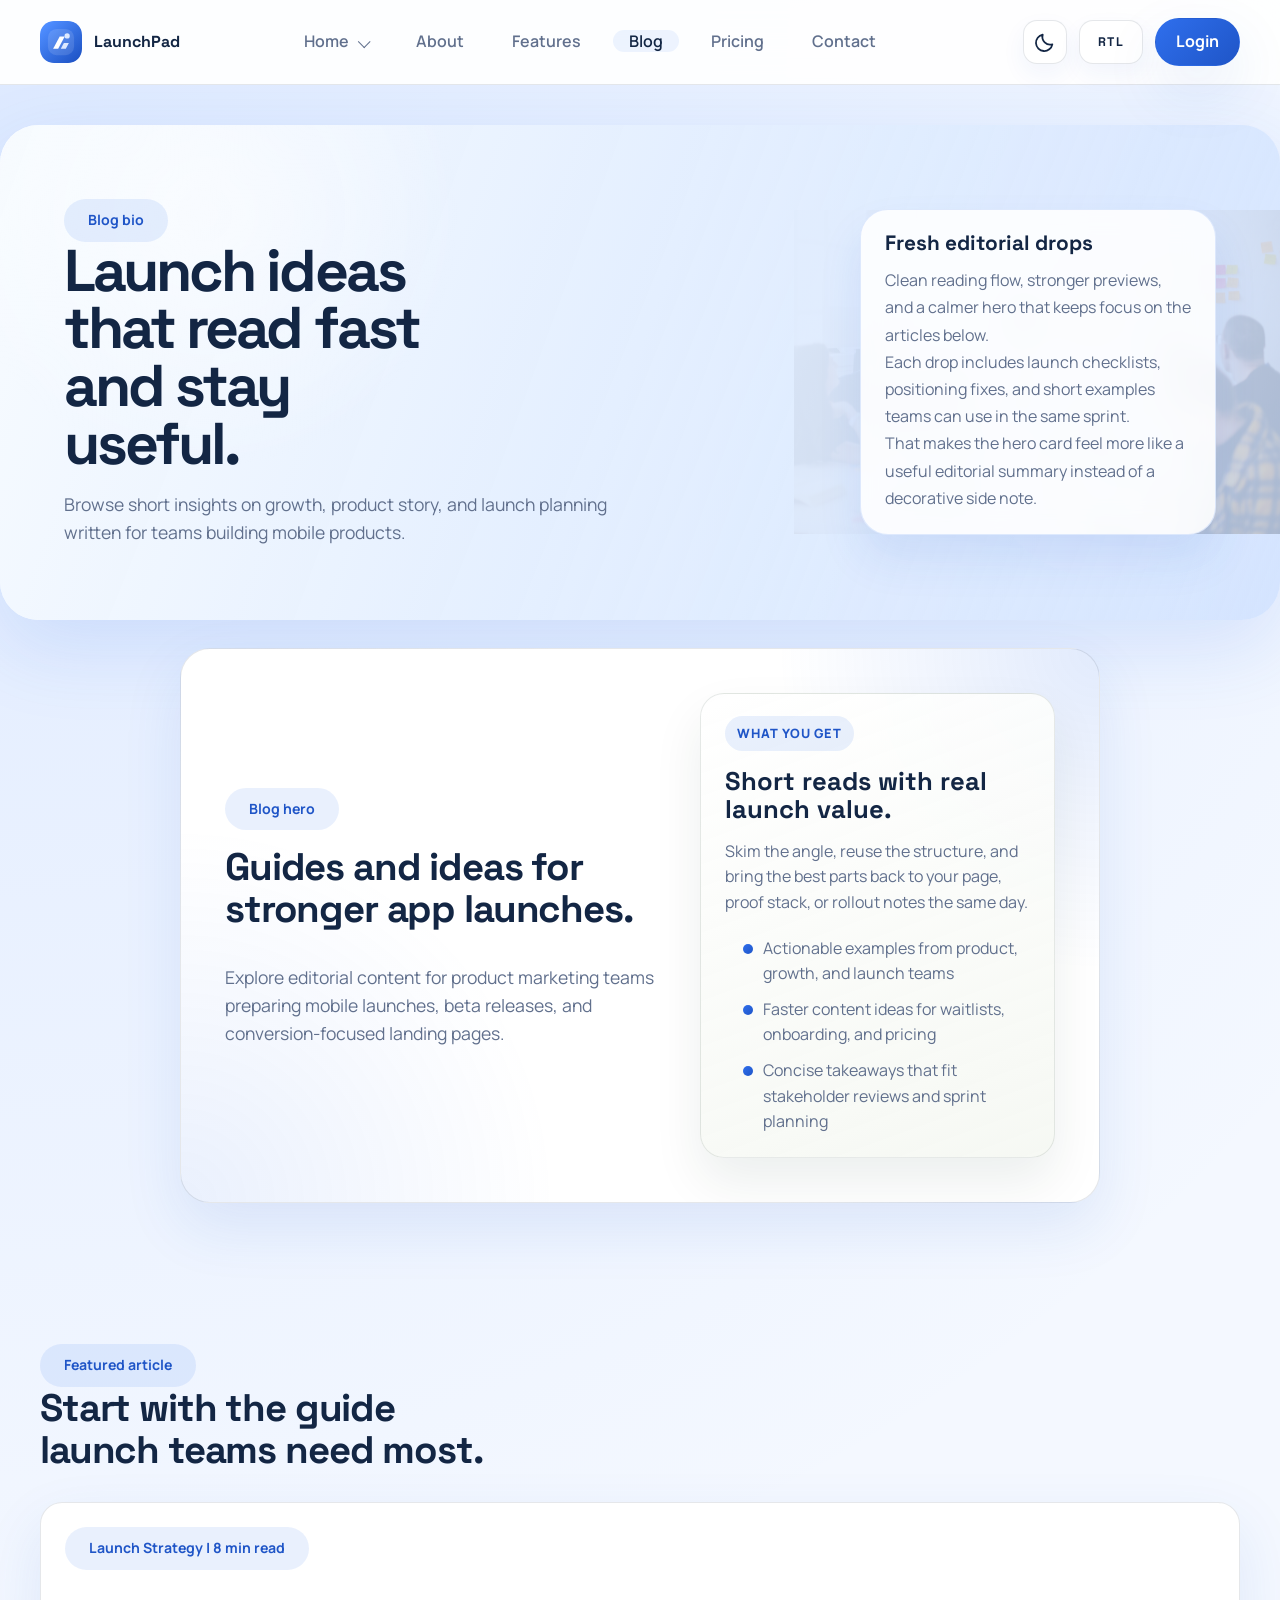
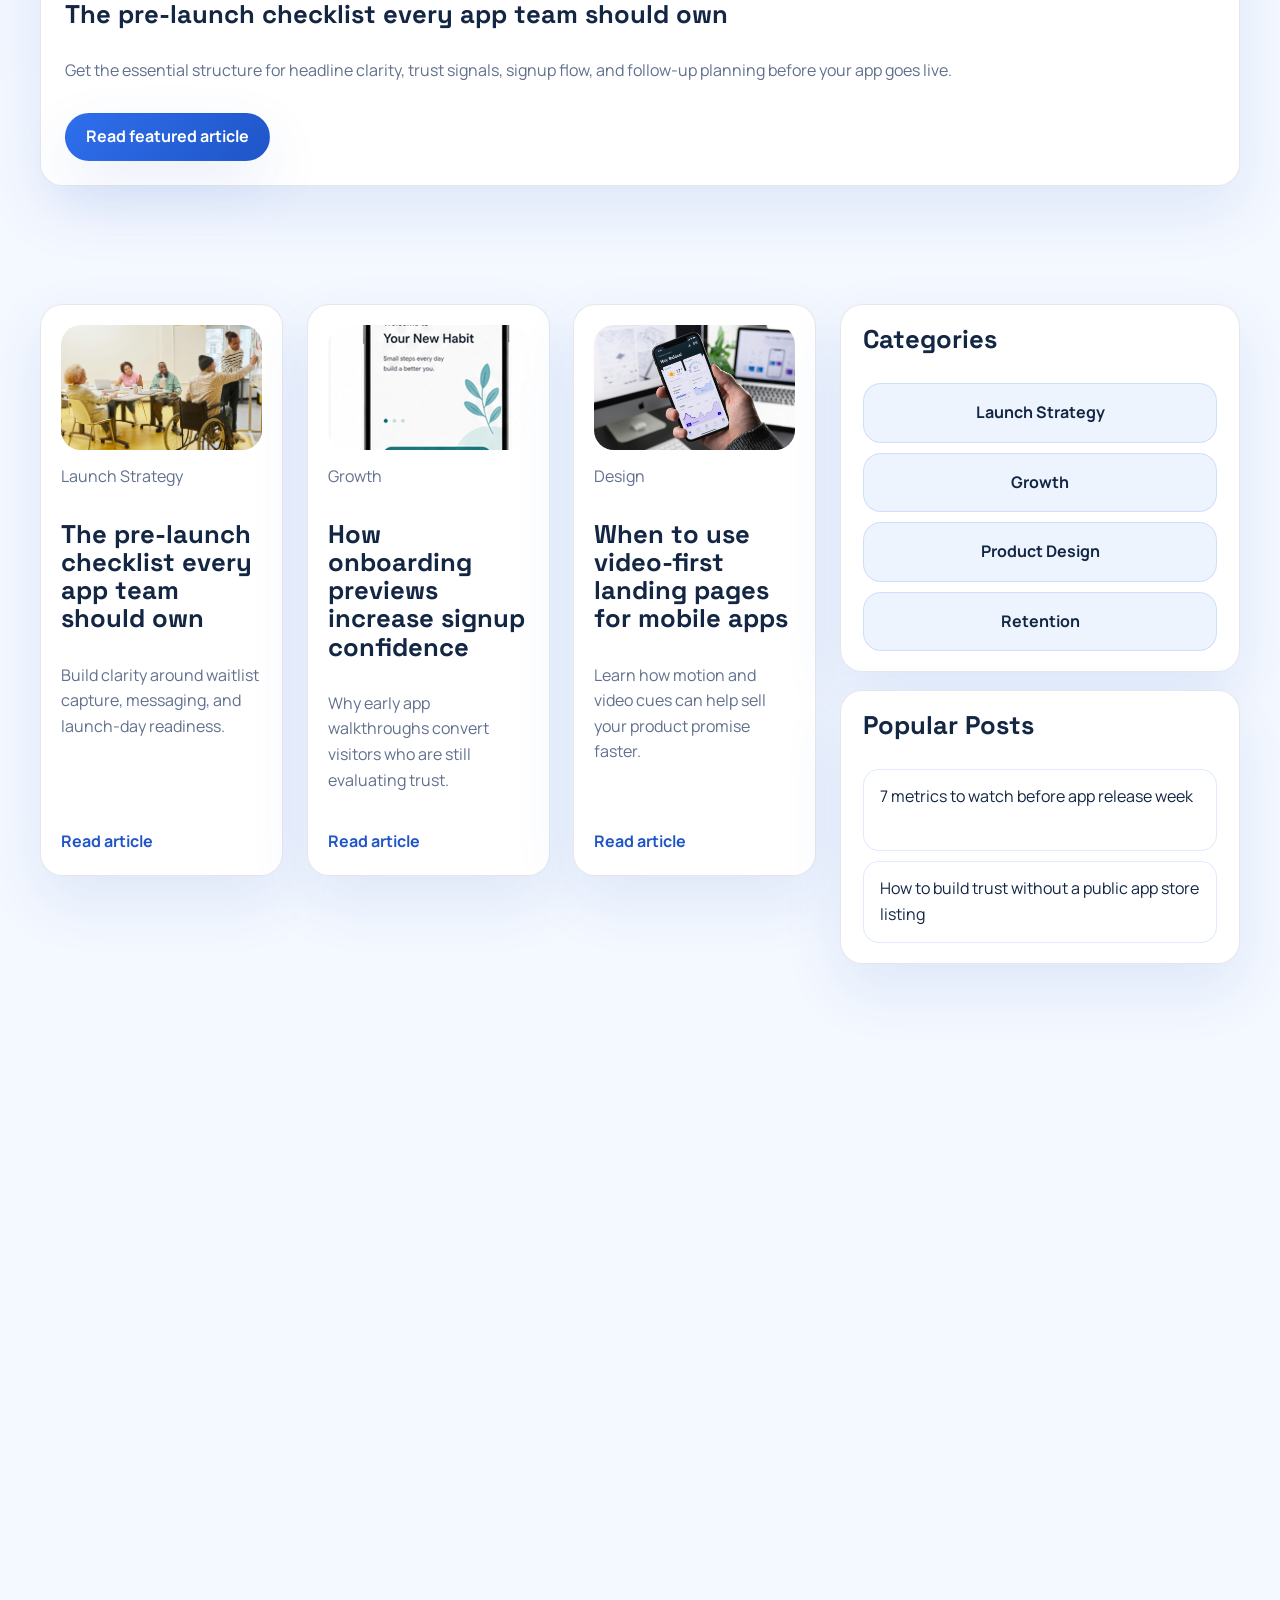
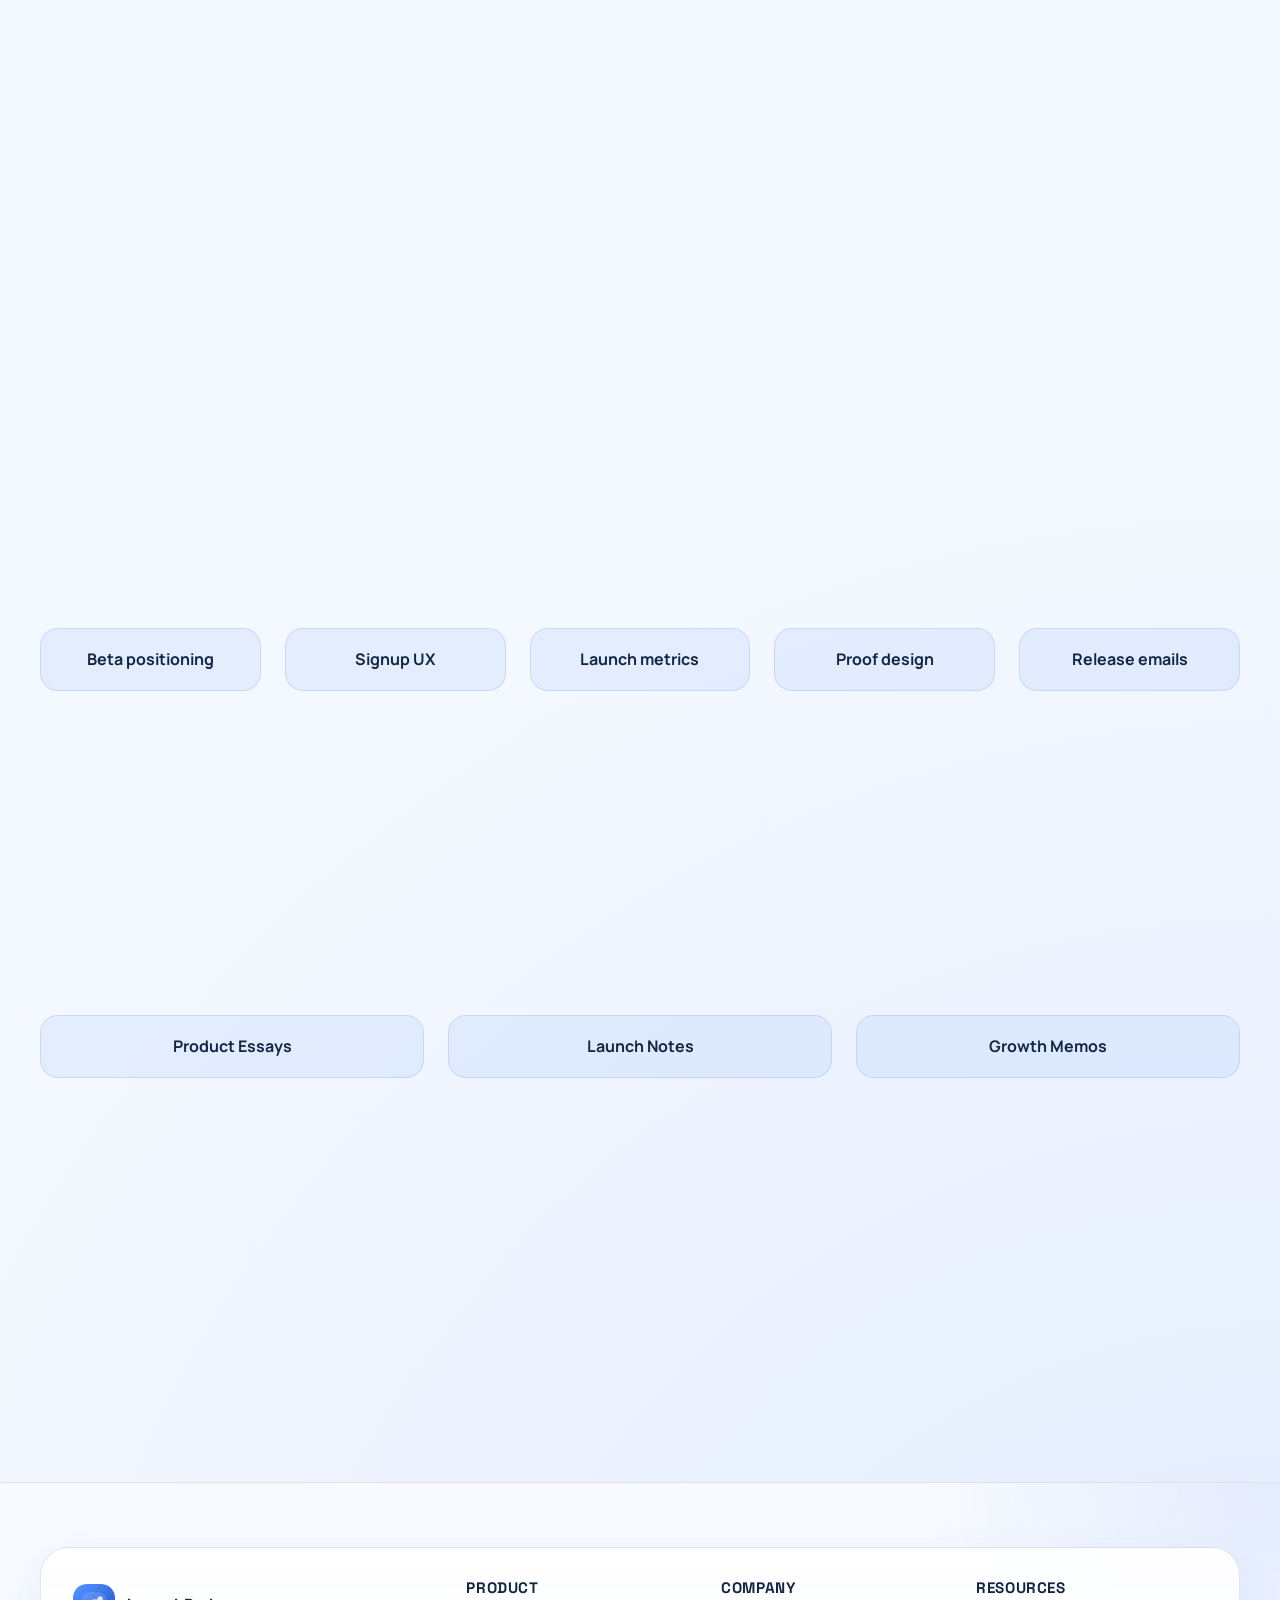
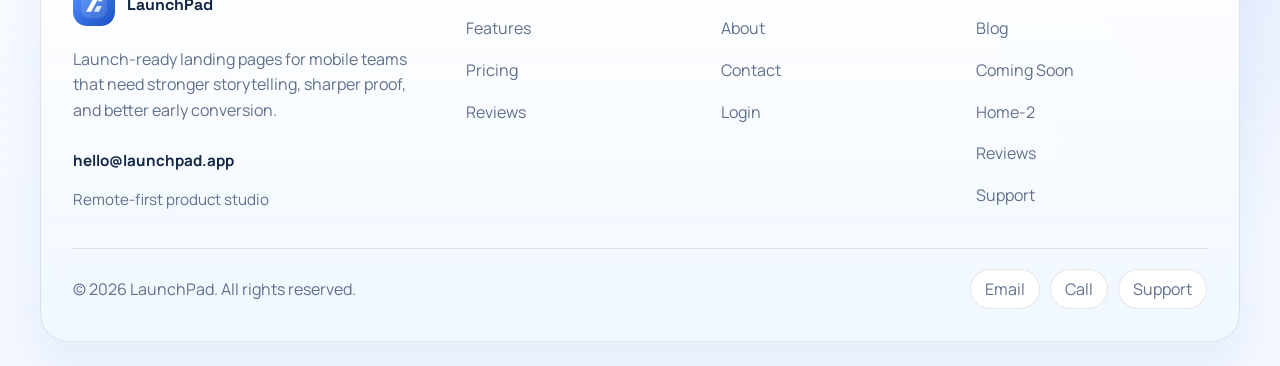
<file: pages/blog.html>
<!DOCTYPE html>
<html lang="en" dir="ltr">

<head>
    <meta charset="UTF-8">
    <meta name="viewport" content="width=device-width, initial-scale=1.0">
    <title>Blog | LaunchPad Product Stories</title>
    <meta name="description" content="Explore LaunchPad blog articles on app launch strategy, onboarding UX, waitlist growth, landing page messaging, and conversion ideas for modern product teams.">
    <link rel="icon" type="image/svg+xml" href="../assets/images/logo-mark.svg">
    <link rel="alternate icon" type="image/jpeg" href="../assets/images/logo-mark.jpg">
    <link rel="apple-touch-icon" href="../assets/images/logo-mark.jpg">
    <link rel="canonical" href="https://venkatreddy16.github.io/Mobile-App-Landing-Page-Pre-Launch-/pages/blog.html">
    <script type="application/ld+json">{"@context":"https://schema.org","@type":"WebPage","name":"Blog | LaunchPad Product Stories","description":"Explore LaunchPad blog articles on app launch strategy, onboarding UX, waitlist growth, landing page messaging, and conversion ideas for modern product teams.","url":"https://venkatreddy16.github.io/Mobile-App-Landing-Page-Pre-Launch-/pages/blog.html","isPartOf":{"@type":"WebSite","name":"LaunchPad","url":"https://launchpad.app"},"about":{"@type":"Organization","name":"LaunchPad","url":"https://launchpad.app","logo":"https://venkatreddy16.github.io/Mobile-App-Landing-Page-Pre-Launch-/assets/images/logo-mark.svg","email":"hello@launchpad.app","telephone":"+1-415-555-0134","address":{"@type":"PostalAddress","streetAddress":"220 Market Street","addressLocality":"San Francisco","addressRegion":"CA","postalCode":"94103","addressCountry":"US"}}}</script>
    <link rel="preconnect" href="https://fonts.googleapis.com">
    <link rel="preconnect" href="https://fonts.gstatic.com" crossorigin>
    <link href="https://fonts.googleapis.com/css2?family=Manrope:wght@400;500;700;800&family=Space+Grotesk:wght@500;700&display=swap" rel="stylesheet">
    <link rel="stylesheet" href="../assets/css/style.css">
    <link rel="stylesheet" href="../assets/css/dark-mode.css">
    <link rel="stylesheet" href="../assets/css/rtl.css">

</head>

<body class="page-blog">
    <div class="site-shell">
        <header class="topbar">
            <div class="container">
                <a class="brand" href="./index.html">
                    <img class="brand-mark" src="../assets/images/logo-mark.svg" alt="LaunchPad logo">
                    <span>LaunchPad</span>
                </a>
                <button class="menu-toggle icon-button" type="button" data-menu-toggle aria-expanded="false" aria-label="Open navigation">
                    <span class="menu-toggle-icon" aria-hidden="true">
                        <span></span>
                        <span></span>
                        <span></span>
                    </span>
                </button>
                <nav class="nav-wrap" data-nav-wrap>
                    <ul class="nav-menu">
                        <li class="dropdown">
                            <button class="dropdown-toggle" type="button" data-dropdown-toggle>
                                <span>Home</span>
                                <span class="dropdown-caret" aria-hidden="true"></span>
                            </button>
                            <div class="dropdown-menu">
                                <a href="./index.html">Home-1</a>
                                <a href="./home-2.html">Home-2</a>
                            </div>
                        </li>
                        <li>
                            <a class="nav-link" href="./about.html">About</a>
                        </li>
                        <li>
                            <a class="nav-link" href="./features.html">Features</a>
                        </li>
                        <li>
                            <a class="nav-link active" href="./blog.html">Blog</a>
                        </li>
                        <li>
                            <a class="nav-link" href="./pricing.html">Pricing</a>
                        </li>
                        <li>
                            <a class="nav-link" href="./contact.html">Contact</a>
                        </li>
                        <li class="index-mobile-actions" data-mobile-header-actions></li>
                    </ul>
                </nav>
                <div class="header-actions">
                    <button class="icon-button theme-toggle" type="button" data-theme-toggle aria-label="Switch to dark mode">
                        <span class="theme-toggle-icon" aria-hidden="true">
                            <span class="theme-icon theme-icon-sun">
                                <svg viewBox="0 0 24 24" role="presentation">
                                    <circle cx="12" cy="12" r="4"></circle>
                                    <path d="M12 2v2.5M12 19.5V22M4.93 4.93l1.77 1.77M17.3 17.3l1.77 1.77M2 12h2.5M19.5 12H22M4.93 19.07l1.77-1.77M17.3 6.7l1.77-1.77"></path>
                                </svg>
                            </span>
                            <span class="theme-icon theme-icon-moon">
                                <svg viewBox="0 0 24 24" role="presentation">
                                    <path d="M20 14.5A8.5 8.5 0 0 1 9.5 4 9 9 0 1 0 20 14.5Z"></path>
                                </svg>
                            </span>
                        </span>
                    </button>
                    <button class="icon-button rtl-toggle" type="button" data-rtl-toggle aria-label="Toggle RTL layout">
                        <span class="rtl-toggle-label" aria-hidden="true">RTL</span>
                    </button>
                    <a class="primary-btn login-btn" href="./login.html">Login</a>
                </div>
            </div>
        </header>

        <main>
            <section id="blog-banner" class="blog-hero-banner blog-hero-banner-listing">
                <div class="container blog-hero-shell">
                    <div class="blog-hero-grid">
                        <div class="blog-hero-copy reveal-up">
                            <span class="eyebrow">Blog bio</span>
                            <h1 id="blog-banner-title">Launch ideas that read fast<br>and stay useful.</h1>
                            <p id="blog-banner-copy" class="lede">Browse short insights on growth, product story, and launch planning written for teams building mobile products.</p>
                        </div>
                        <div class="blog-hero-note fade-in">
                            <strong>Fresh editorial drops</strong>
                            <p>Clean reading flow, stronger previews, and a calmer hero that keeps focus on the articles below.</p>
                            <p>Each drop includes launch checklists, positioning fixes, and short examples teams can use in the same sprint.</p>
                            <p>That makes the hero card feel more like a useful editorial summary instead of a decorative side note.</p>
                        </div>
                    </div>
                </div>
            </section>

            <section class="page-hero">
                <div class="container">
                    <div class="page-hero-layout">
                        <div class="page-hero-copy">
                            <span class="eyebrow">Blog hero</span>
                            <h2>Guides and ideas for stronger app launches.</h2>
                            <p class="lede">Explore editorial content for product marketing teams preparing mobile launches, beta releases, and conversion-focused landing pages.</p>
                        </div>
                        <aside class="page-hero-panel">
                            <span class="hero-panel-badge">What you get</span>
                            <h3 class="hero-panel-title">Short reads with real launch value.</h3>
                            <p class="hero-panel-copy">Skim the angle, reuse the structure, and bring the best parts back to your page, proof stack, or rollout notes the same day.</p>
                            <ul class="hero-panel-list">
                                <li>Actionable examples from product, growth, and launch teams</li>
                                <li>Faster content ideas for waitlists, onboarding, and pricing</li>
                                <li>Concise takeaways that fit stakeholder reviews and sprint planning</li>
                            </ul>
                        </aside>
                    </div>
                </div>
            </section>

            <section>
                <div class="container">
                    <div class="section-head reveal-up">
                        <span class="eyebrow">Featured article</span>
                        <h2>Start with the guide launch teams need most.</h2>
                    </div>
                    <article class="hero-card reveal-up">
                        <p class="eyebrow">Launch Strategy | 8 min read</p>
                        <h3>The pre-launch checklist every app team should own</h3>
                        <p>Get the essential structure for headline clarity, trust signals, signup flow, and follow-up planning before your app goes live.</p>
                        <div class="cta-actions">
                            <a class="primary-btn" href="./blog-details.html">Read featured article</a>
                        </div>
                    </article>
                </div>
            </section>

            <section>
                <div class="container blog-layout blog-layout-listing">
                    <div>
                        <div class="blog-grid">
                            <article class="blog-card fade-in">
                                <img src="../assets/images/untitled%20folder/pexels-moe-magners-7495610.jpg" alt="Team brainstorming launch checklist items during an office meeting">
                                <p>Launch Strategy</p>
                                <h3><a href="./blog-details.html">The pre-launch checklist every app team should own</a></h3>
                                <p>Build clarity around waitlist capture, messaging, and launch-day readiness.</p>
                                <a class="blog-card-link" href="./blog-details.html">Read article</a>
                            </article>
                            <article class="blog-card fade-in">
                                <img src="../assets/images/screen-onboarding.jpg" alt="Product onboarding screen used to illustrate signup preview and first-run guidance">
                                <p>Growth</p>
                                <h3><a href="./blog-details.html">How onboarding previews increase signup confidence</a></h3>
                                <p>Why early app walkthroughs convert visitors who are still evaluating trust.</p>
                                <a class="blog-card-link" href="./blog-details.html">Read article</a>
                            </article>
                            <article class="blog-card fade-in">
                                <img src="../assets/images/photo-creator-demo.jpg" alt="Hand-held mobile product preview used to illustrate a product demo setup">
                                <p>Design</p>
                                <h3><a href="./blog-details.html">When to use video-first landing pages for mobile apps</a></h3>
                                <p>Learn how motion and video cues can help sell your product promise faster.</p>
                                <a class="blog-card-link" href="./blog-details.html">Read article</a>
                            </article>
                        </div>
                    </div>
                    <aside class="blog-sidebar">
                        <div class="sidebar-card sidebar-card-topics">
                            <h3>Categories</h3>
                            <div class="blog-topic-list">
                                <span class="logo-chip">Launch Strategy</span>
                                <span class="logo-chip">Growth</span>
                                <span class="logo-chip">Product Design</span>
                                <span class="logo-chip">Retention</span>
                            </div>
                        </div>
                        <div class="sidebar-card sidebar-card-posts">
                            <h3>Popular Posts</h3>
                            <div class="sidebar-link-list">
                                <a href="./blog-details.html">7 metrics to watch before app release week</a>
                                <a href="./blog-details.html">How to build trust without a public app store listing</a>
                            </div>
                        </div>
                    </aside>
                </div>
            </section>

            <section>
                <div class="container">
                    <div class="section-head reveal-up">
                        <span class="eyebrow">Editorial picks</span>
                        <h2>Fresh reading for teams refining their launch narrative.</h2>
                    </div>
                    <div class="feature-grid">
                        <article class="feature-card fade-in">
                            <h3>Positioning your beta</h3>
                            <p>Use benefit-led language that makes signup feel worthwhile right now.</p>
                        </article>
                        <article class="feature-card fade-in">
                            <h3>Pricing before release</h3>
                            <p>Pre-launch offers can validate demand before full rollout.</p>
                        </article>
                        <article class="feature-card fade-in">
                            <h3>Post-signup nurture</h3>
                            <p>Email sequences keep waitlist users engaged while the app is still coming soon.</p>
                        </article>
                    </div>
                </div>
            </section>

            <section>
                <div class="container hero-card newsletter-shell reveal-up">
                    <div class="newsletter-copy">
                        <span class="eyebrow">Newsletter</span>
                        <h2>Get launch insights in your inbox every week.</h2>
                        <p class="lede">Short tactical notes on product story, trust design, and beta conversion for mobile teams.</p>
                    </div>
                    <form class="contact-form newsletter-form" data-validate data-form-behavior="mailto" data-mailto="hello@launchpad.app" data-mailto-subject="LaunchPad newsletter signup" novalidate>
                                <div class="field">
                                    <label for="news-email">Email address</label>
                                    <input id="news-email" name="email" type="email" required placeholder="you@example.com">
                                </div>
                                <button class="primary-btn" type="submit">Subscribe</button>
                                <p class="form-status" data-form-status aria-live="polite" role="status"></p>
                                <p class="form-footnote">One concise email each week. Unsubscribe anytime.</p>
                            </form>
                </div>
            </section>

            <section>
                <div class="container">
                    <div class="section-head reveal-up">
                        <span class="eyebrow">Trending topics</span>
                        <h2>What launch teams are reading most right now.</h2>
                    </div>
                    <div class="logo-cloud">
                        <div class="logo-chip">Beta positioning</div>
                        <div class="logo-chip">Signup UX</div>
                        <div class="logo-chip">Launch metrics</div>
                        <div class="logo-chip">Proof design</div>
                        <div class="logo-chip">Release emails</div>
                    </div>
                </div>
            </section>

            <section>
                <div class="container">
                    <div class="section-head reveal-up">
                        <span class="eyebrow">More resources</span>
                        <h2>Keep reading across launch, design, and growth topics.</h2>
                    </div>
                    <div class="logo-cloud">
                        <div class="logo-chip">Product Essays</div>
                        <div class="logo-chip">Launch Notes</div>
                        <div class="logo-chip">Growth Memos</div>
                    </div>
                </div>
            </section>

            <section>
                <div class="container hero-card reveal-up">
                    <span class="eyebrow">CTA</span>
                    <h2>Need a launch site instead of just launch advice?</h2>
                    <div class="cta-actions">
                        <a class="primary-btn" href="./pricing.html">View Pricing</a>
                        <a class="secondary-btn" href="./contact.html">Book a Call</a>
                    </div>
                </div>
            </section>
        </main>

        <footer class="site-footer">
            <div class="container">
                <div class="footer-grid">
                    <div class="footer-brand-block">
                        <a class="brand" href="./index.html">
                            <img class="brand-mark" src="../assets/images/logo-mark.svg" alt="LaunchPad logo">
                            <span>LaunchPad</span>
                        </a>
                        <p class="footer-copy">Launch-ready landing pages for mobile teams that need stronger storytelling, sharper proof, and better early conversion.</p>
                        <div class="footer-contact">
                            <a href="mailto:hello@launchpad.app">hello@launchpad.app</a>
                            <span>Remote-first product studio</span>
                        </div>
                    </div>
                    <div class="footer-links">
                        <h3>Product</h3>
                        <ul>
                            <li><a href="./features.html">Features</a></li>
                            <li><a href="./pricing.html">Pricing</a></li>
                            <li><a href="./reviews.html">Reviews</a></li>
                        </ul>
                    </div>
                    <div class="footer-links">
                        <h3>Company</h3>
                        <ul>
                            <li><a href="./about.html">About</a></li>
                            <li><a href="./contact.html">Contact</a></li>
                            <li><a href="./login.html">Login</a></li>
                        </ul>
                    </div>
                    <div class="footer-links">
                        <h3>Resources</h3>
                        <ul>
                            <li><a href="./blog.html">Blog</a></li>
                            <li><a href="./coming-soon.html">Coming Soon</a></li>
                            <li><a href="./home-2.html">Home-2</a></li>
                            <li><a href="./reviews.html">Reviews</a></li>
                            <li><a href="./contact.html">Support</a></li>
                        </ul>
                    </div>
                </div>
                <div class="footer-bottom">
                    <span>&copy; <span data-year></span> LaunchPad. All rights reserved.</span>
                    <div class="social-list">
                        <a href="mailto:hello@launchpad.app">Email</a>
                        <a href="tel:+14155550134">Call</a>
                        <a href="./contact.html">Support</a>
                    </div>
                </div>
            </div>
        </footer>
        <script src="../assets/js/main.js"></script>
    </div>
</body>

</html>
</file>
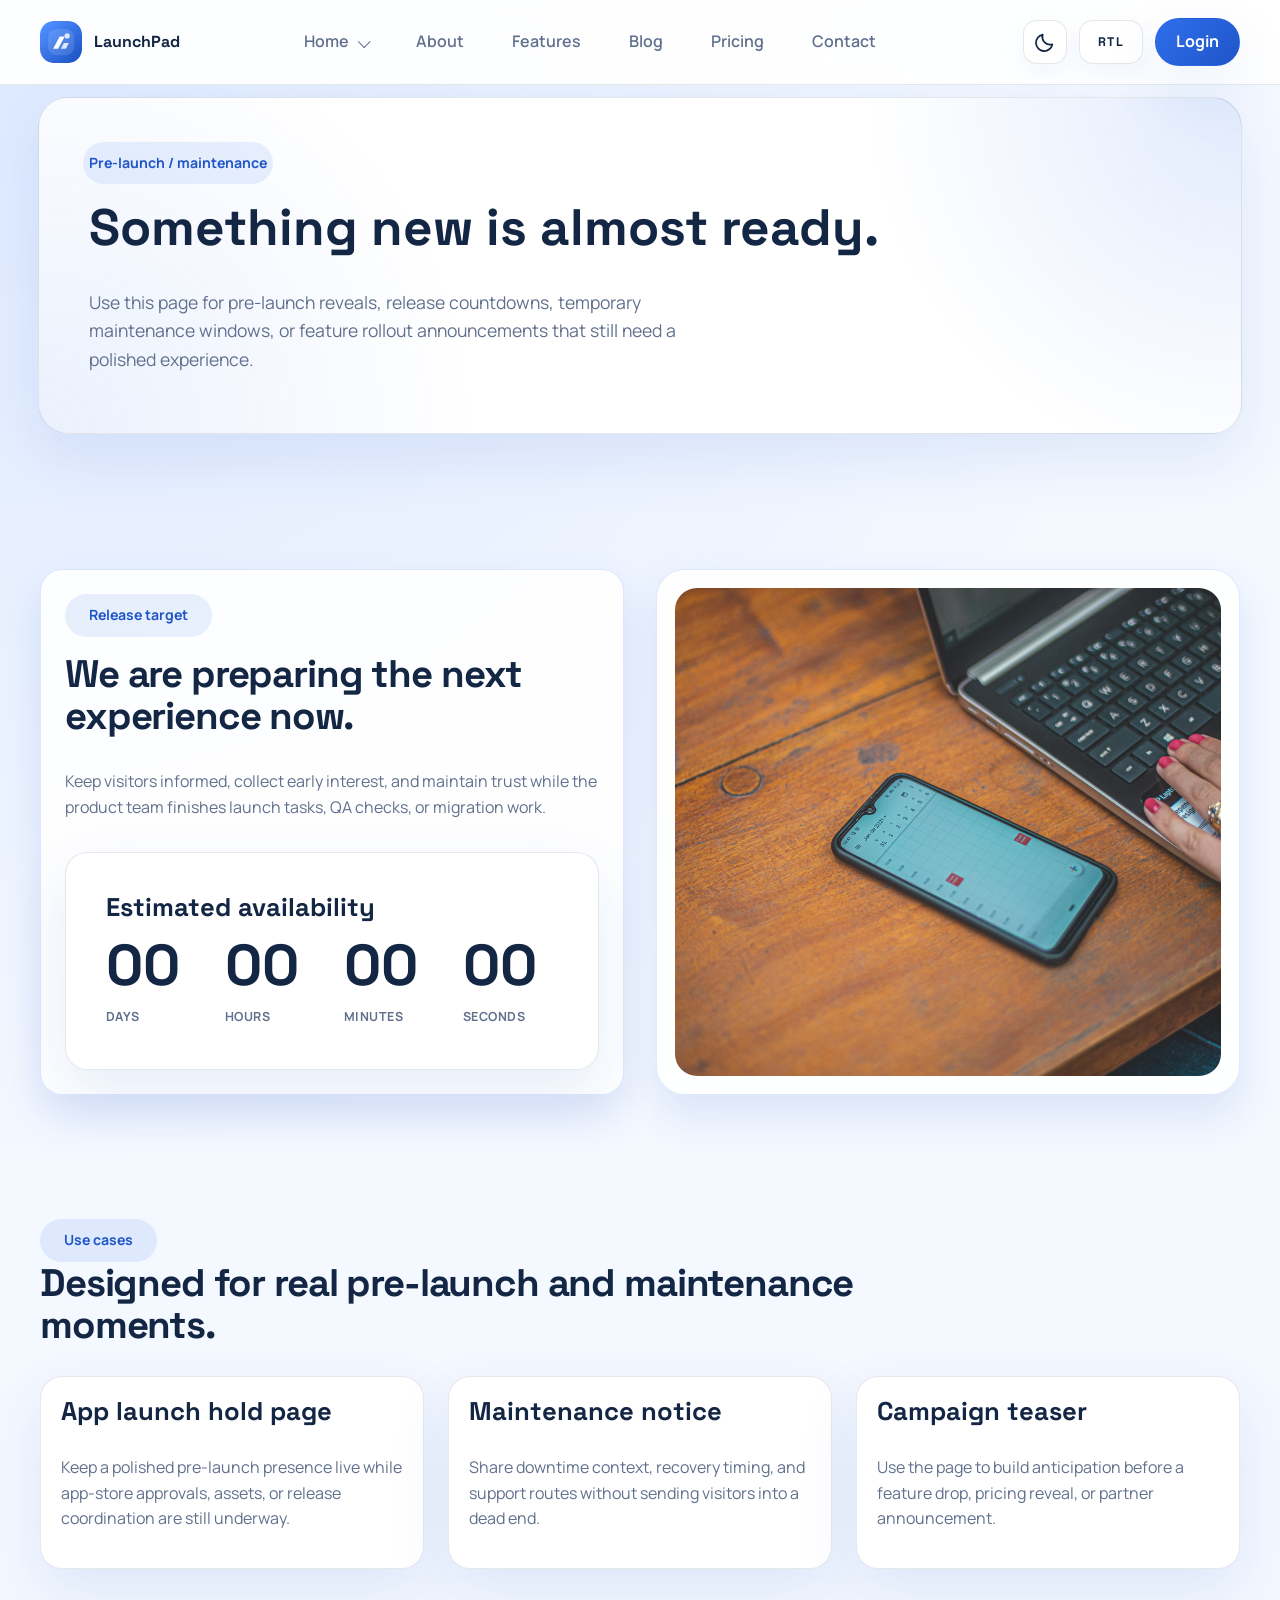
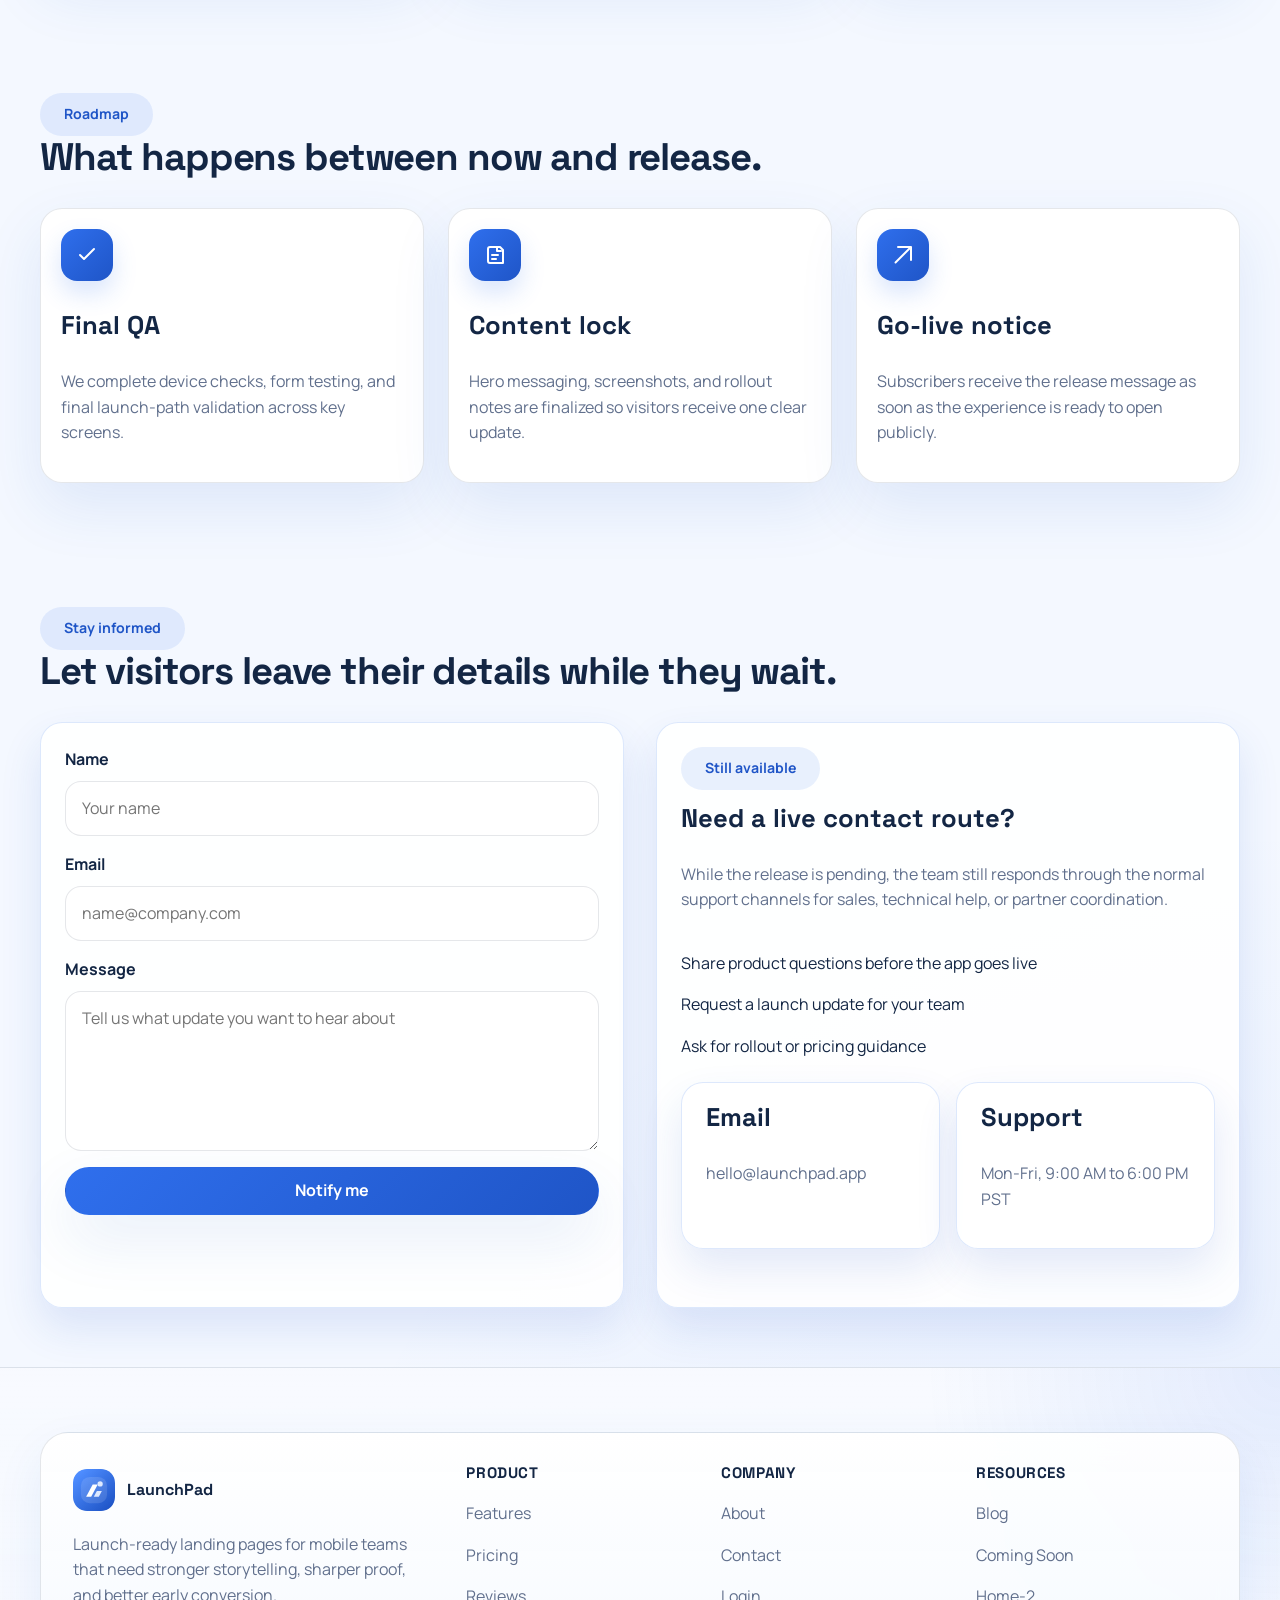
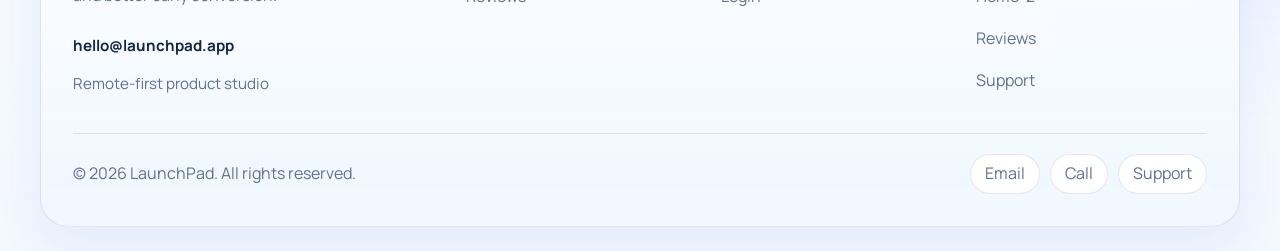
<file: pages/coming-soon.html>
<!DOCTYPE html>
<html lang="en" dir="ltr">

<head>
    <meta charset="UTF-8">
    <meta name="viewport" content="width=device-width, initial-scale=1.0">
    <title>Coming Soon | LaunchPad Pre-Launch Template</title>
    <meta name="description" content="Use this LaunchPad coming-soon page for pre-launch reveals, release countdowns, maintenance updates, and polished visitor communication before go-live.">
    <link rel="icon" type="image/svg+xml" href="../assets/images/logo-mark.svg">
    <link rel="alternate icon" type="image/jpeg" href="../assets/images/logo-mark.jpg">
    <link rel="apple-touch-icon" href="../assets/images/logo-mark.jpg"><meta name="robots" content="noindex">
    <link rel="canonical" href="https://venkatreddy16.github.io/Mobile-App-Landing-Page-Pre-Launch-/pages/coming-soon.html">
    <script type="application/ld+json">{"@context":"https://schema.org","@type":"WebPage","name":"Coming Soon | LaunchPad Pre-Launch Template","description":"Use this LaunchPad coming-soon page for pre-launch reveals, release countdowns, maintenance updates, and polished visitor communication before go-live.","url":"https://venkatreddy16.github.io/Mobile-App-Landing-Page-Pre-Launch-/pages/coming-soon.html","isPartOf":{"@type":"WebSite","name":"LaunchPad","url":"https://launchpad.app"},"about":{"@type":"Organization","name":"LaunchPad","url":"https://launchpad.app","logo":"https://venkatreddy16.github.io/Mobile-App-Landing-Page-Pre-Launch-/assets/images/logo-mark.svg","email":"hello@launchpad.app","telephone":"+1-415-555-0134","address":{"@type":"PostalAddress","streetAddress":"220 Market Street","addressLocality":"San Francisco","addressRegion":"CA","postalCode":"94103","addressCountry":"US"}}}</script>
    <link rel="preconnect" href="https://fonts.googleapis.com">
    <link rel="preconnect" href="https://fonts.gstatic.com" crossorigin>
    <link href="https://fonts.googleapis.com/css2?family=Manrope:wght@400;500;700;800&family=Space+Grotesk:wght@500;700&display=swap" rel="stylesheet">
    <link rel="stylesheet" href="../assets/css/style.css">
    <link rel="stylesheet" href="../assets/css/dark-mode.css">
    <link rel="stylesheet" href="../assets/css/rtl.css">

</head>

<body class="page-coming-soon">
    <div class="site-shell">
        <header class="topbar">
            <div class="container">
                <a class="brand" href="./index.html">
                    <img class="brand-mark" src="../assets/images/logo-mark.svg" alt="LaunchPad logo">
                    <span>LaunchPad</span>
                </a>
                <button class="menu-toggle icon-button" type="button" data-menu-toggle aria-expanded="false" aria-label="Open navigation">
                    <span class="menu-toggle-icon" aria-hidden="true">
                        <span></span>
                        <span></span>
                        <span></span>
                    </span>
                </button>
                <nav class="nav-wrap" data-nav-wrap>
                    <ul class="nav-menu">
                        <li class="dropdown">
                            <button class="dropdown-toggle" type="button" data-dropdown-toggle>
                                <span>Home</span>
                                <span class="dropdown-caret" aria-hidden="true"></span>
                            </button>
                            <div class="dropdown-menu">
                                <a href="./index.html">Home-1</a>
                                <a href="./home-2.html">Home-2</a>
                            </div>
                        </li>
                        <li>
                            <a class="nav-link" href="./about.html">About</a>
                        </li>
                        <li>
                            <a class="nav-link" href="./features.html">Features</a>
                        </li>
                        <li>
                            <a class="nav-link" href="./blog.html">Blog</a>
                        </li>
                        <li>
                            <a class="nav-link" href="./pricing.html">Pricing</a>
                        </li>
                        <li>
                            <a class="nav-link" href="./contact.html">Contact</a>
                        </li>
                        <li class="index-mobile-actions" data-mobile-header-actions></li>
                    </ul>
                </nav>
                <div class="header-actions">
                    <button class="icon-button theme-toggle" type="button" data-theme-toggle aria-label="Switch to dark mode">
                        <span class="theme-toggle-icon" aria-hidden="true">
                            <span class="theme-icon theme-icon-sun">
                                <svg viewBox="0 0 24 24" role="presentation">
                                    <circle cx="12" cy="12" r="4"></circle>
                                    <path d="M12 2v2.5M12 19.5V22M4.93 4.93l1.77 1.77M17.3 17.3l1.77 1.77M2 12h2.5M19.5 12H22M4.93 19.07l1.77-1.77M17.3 6.7l1.77-1.77"></path>
                                </svg>
                            </span>
                            <span class="theme-icon theme-icon-moon">
                                <svg viewBox="0 0 24 24" role="presentation">
                                    <path d="M20 14.5A8.5 8.5 0 0 1 9.5 4 9 9 0 1 0 20 14.5Z"></path>
                                </svg>
                            </span>
                        </span>
                    </button>
                    <button class="icon-button rtl-toggle" type="button" data-rtl-toggle aria-label="Toggle RTL layout">
                        <span class="rtl-toggle-label" aria-hidden="true">RTL</span>
                    </button>
                    <a class="primary-btn login-btn" href="./login.html">Login</a>
                </div>
            </div>
        </header>

        <main>
            <section class="page-hero">
                <div class="container">
                    <span class="eyebrow">Pre-launch / maintenance</span>
                    <h1>Something new is almost ready.</h1>
                    <p class="lede">Use this page for pre-launch reveals, release countdowns, temporary maintenance windows, or feature rollout announcements that still need a polished experience.</p>
                </div>
            </section>

            <section>
                <div class="container feature-pair">
                    <div class="hero-card reveal-up">
                        <span class="eyebrow">Release target</span>
                        <h2>We are preparing the next experience now.</h2>
                        <p>Keep visitors informed, collect early interest, and maintain trust while the product team finishes launch tasks, QA checks, or migration work.</p>
                        <div class="countdown-card countdown-card-large" data-countdown="2026-08-01T09:00:00">
                            <h3>Estimated availability</h3>
                            <div class="countdown-grid">
                                <div>
                                    <strong data-days>00</strong>
                                    <span>Days</span>
                                </div>
                                <div>
                                    <strong data-hours>00</strong>
                                    <span>Hours</span>
                                </div>
                                <div>
                                    <strong data-minutes>00</strong>
                                    <span>Minutes</span>
                                </div>
                                <div>
                                    <strong data-seconds>00</strong>
                                    <span>Seconds</span>
                                </div>
                            </div>
                        </div>
                    </div>
                    <div class="video-card fade-in">
                        <img class="media-shot" src="../assets/images/untitled%20folder/pexels-daliladalprat-5689438.jpg" alt="Workspace with a smartphone calendar open beside a laptop">
                    </div>
                </div>
            </section>

            <section>
                <div class="container">
                    <div class="section-head reveal-up">
                        <span class="eyebrow">Use cases</span>
                        <h2>Designed for real pre-launch and maintenance moments.</h2>
                    </div>
                    <div class="feature-grid">
                        <article class="feature-card fade-in">
                            <h3>App launch hold page</h3>
                            <p>Keep a polished pre-launch presence live while app-store approvals, assets, or release coordination are still underway.</p>
                        </article>
                        <article class="feature-card fade-in">
                            <h3>Maintenance notice</h3>
                            <p>Share downtime context, recovery timing, and support routes without sending visitors into a dead end.</p>
                        </article>
                        <article class="feature-card fade-in">
                            <h3>Campaign teaser</h3>
                            <p>Use the page to build anticipation before a feature drop, pricing reveal, or partner announcement.</p>
                        </article>
                    </div>
                </div>
            </section>

            <section>
                <div class="container">
                    <div class="section-head reveal-up">
                        <span class="eyebrow">Roadmap</span>
                        <h2>What happens between now and release.</h2>
                    </div>
                    <div class="feature-grid">
                        <article class="feature-card fade-in">
                            <div class="icon-wrap" aria-hidden="true"><svg viewBox="0 0 24 24"><path d="m5 12 4 4L19 6"></path></svg></div>
                            <h3>Final QA</h3>
                            <p>We complete device checks, form testing, and final launch-path validation across key screens.</p>
                        </article>
                        <article class="feature-card fade-in">
                            <div class="icon-wrap" aria-hidden="true"><svg viewBox="0 0 24 24"><path d="M7 4h10l3 3v13H7a2 2 0 0 1-2-2V6a2 2 0 0 1 2-2Z"></path><path d="M14 4v4h4"></path><path d="M9 12h6"></path><path d="M9 16h4"></path></svg></div>
                            <h3>Content lock</h3>
                            <p>Hero messaging, screenshots, and rollout notes are finalized so visitors receive one clear update.</p>
                        </article>
                        <article class="feature-card fade-in">
                            <div class="icon-wrap" aria-hidden="true"><svg viewBox="0 0 24 24"><path d="M4.5 19.5 19.5 4.5"></path><path d="M7 4h13v13"></path></svg></div>
                            <h3>Go-live notice</h3>
                            <p>Subscribers receive the release message as soon as the experience is ready to open publicly.</p>
                        </article>
                    </div>
                </div>
            </section>

            <section>
                <div class="container">
                    <div class="section-head reveal-up">
                        <span class="eyebrow">Stay informed</span>
                        <h2>Let visitors leave their details while they wait.</h2>
                    </div>
                    <div class="contact-layout">
                        <div class="hero-card fade-in">
                            <form class="contact-form" data-validate data-form-behavior="mailto" data-mailto="hello@launchpad.app" data-mailto-subject="LaunchPad release update request" novalidate>
                                <div class="field">
                                    <label for="notify-name">Name</label>
                                    <input id="notify-name" name="name" required placeholder="Your name">
                                </div>
                                <div class="field">
                                    <label for="notify-email">Email</label>
                                    <input id="notify-email" name="email" type="email" required placeholder="name@company.com">
                                </div>
                                <div class="field">
                                    <label for="notify-message">Message</label>
                                    <textarea id="notify-message" name="message" required placeholder="Tell us what update you want to hear about"></textarea>
                                </div>
                                <button class="primary-btn" type="submit">Notify me</button>
                                <p class="form-status" data-form-status aria-live="polite" role="status"></p>
                            </form>
                        </div>
                    <div class="hero-card reveal-up">
                        <span class="eyebrow">Still available</span>
                        <h3>Need a live contact route?</h3>
                        <p>While the release is pending, the team still responds through the normal support channels for sales, technical help, or partner coordination.</p>
                        <ul class="check-list">
                            <li>Share product questions before the app goes live</li>
                            <li>Request a launch update for your team</li>
                            <li>Ask for rollout or pricing guidance</li>
                        </ul>
                        <div class="support-grid">
                            <article class="support-card fade-in">
                                <h3>Email</h3>
                                    <p>hello@launchpad.app</p>
                                </article>
                                <article class="support-card fade-in">
                                    <h3>Support</h3>
                                    <p>Mon-Fri, 9:00 AM to 6:00 PM PST</p>
                                </article>
                            </div>
                        </div>
                    </div>
                </div>
            </section>
        </main>

        <footer class="site-footer">
            <div class="container">
                <div class="footer-grid">
                    <div class="footer-brand-block">
                        <a class="brand" href="./index.html">
                            <img class="brand-mark" src="../assets/images/logo-mark.svg" alt="LaunchPad logo">
                            <span>LaunchPad</span>
                        </a>
                        <p class="footer-copy">Launch-ready landing pages for mobile teams that need stronger storytelling, sharper proof, and better early conversion.</p>
                        <div class="footer-contact">
                            <a href="mailto:hello@launchpad.app">hello@launchpad.app</a>
                            <span>Remote-first product studio</span>
                        </div>
                    </div>
                    <div class="footer-links">
                        <h3>Product</h3>
                        <ul>
                            <li><a href="./features.html">Features</a></li>
                            <li><a href="./pricing.html">Pricing</a></li>
                            <li><a href="./reviews.html">Reviews</a></li>
                        </ul>
                    </div>
                    <div class="footer-links">
                        <h3>Company</h3>
                        <ul>
                            <li><a href="./about.html">About</a></li>
                            <li><a href="./contact.html">Contact</a></li>
                            <li><a href="./login.html">Login</a></li>
                        </ul>
                    </div>
                    <div class="footer-links">
                        <h3>Resources</h3>
                        <ul>
                            <li><a href="./blog.html">Blog</a></li>
                            <li><a href="./coming-soon.html">Coming Soon</a></li>
                            <li><a href="./home-2.html">Home-2</a></li>
                            <li><a href="./reviews.html">Reviews</a></li>
                            <li><a href="./contact.html">Support</a></li>
                        </ul>
                    </div>
                </div>
                <div class="footer-bottom">
                    <span>&copy; <span data-year></span> LaunchPad. All rights reserved.</span>
                    <div class="social-list">
                        <a href="mailto:hello@launchpad.app">Email</a>
                        <a href="tel:+14155550134">Call</a>
                        <a href="./contact.html">Support</a>
                    </div>
                </div>
            </div>
        </footer>
        <script src="../assets/js/main.js"></script>
    </div>
</body>

</html>
</file>
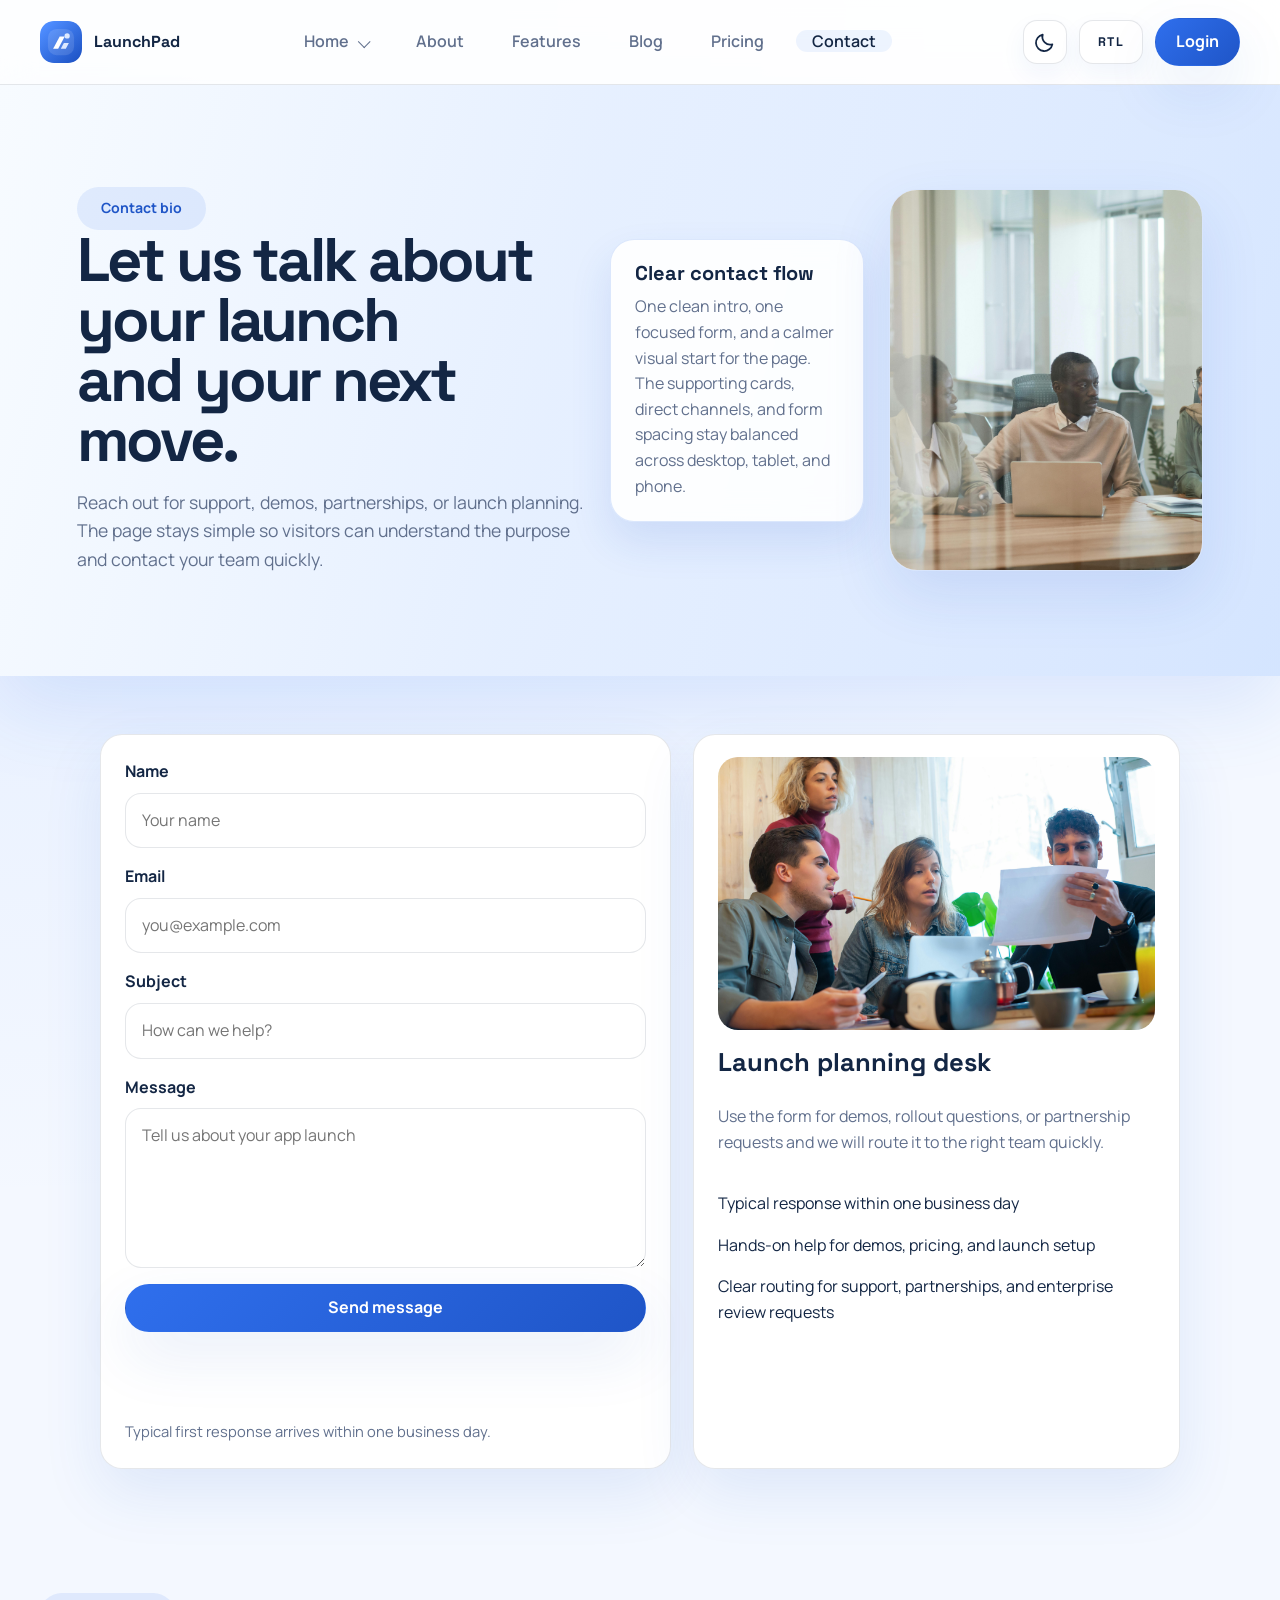
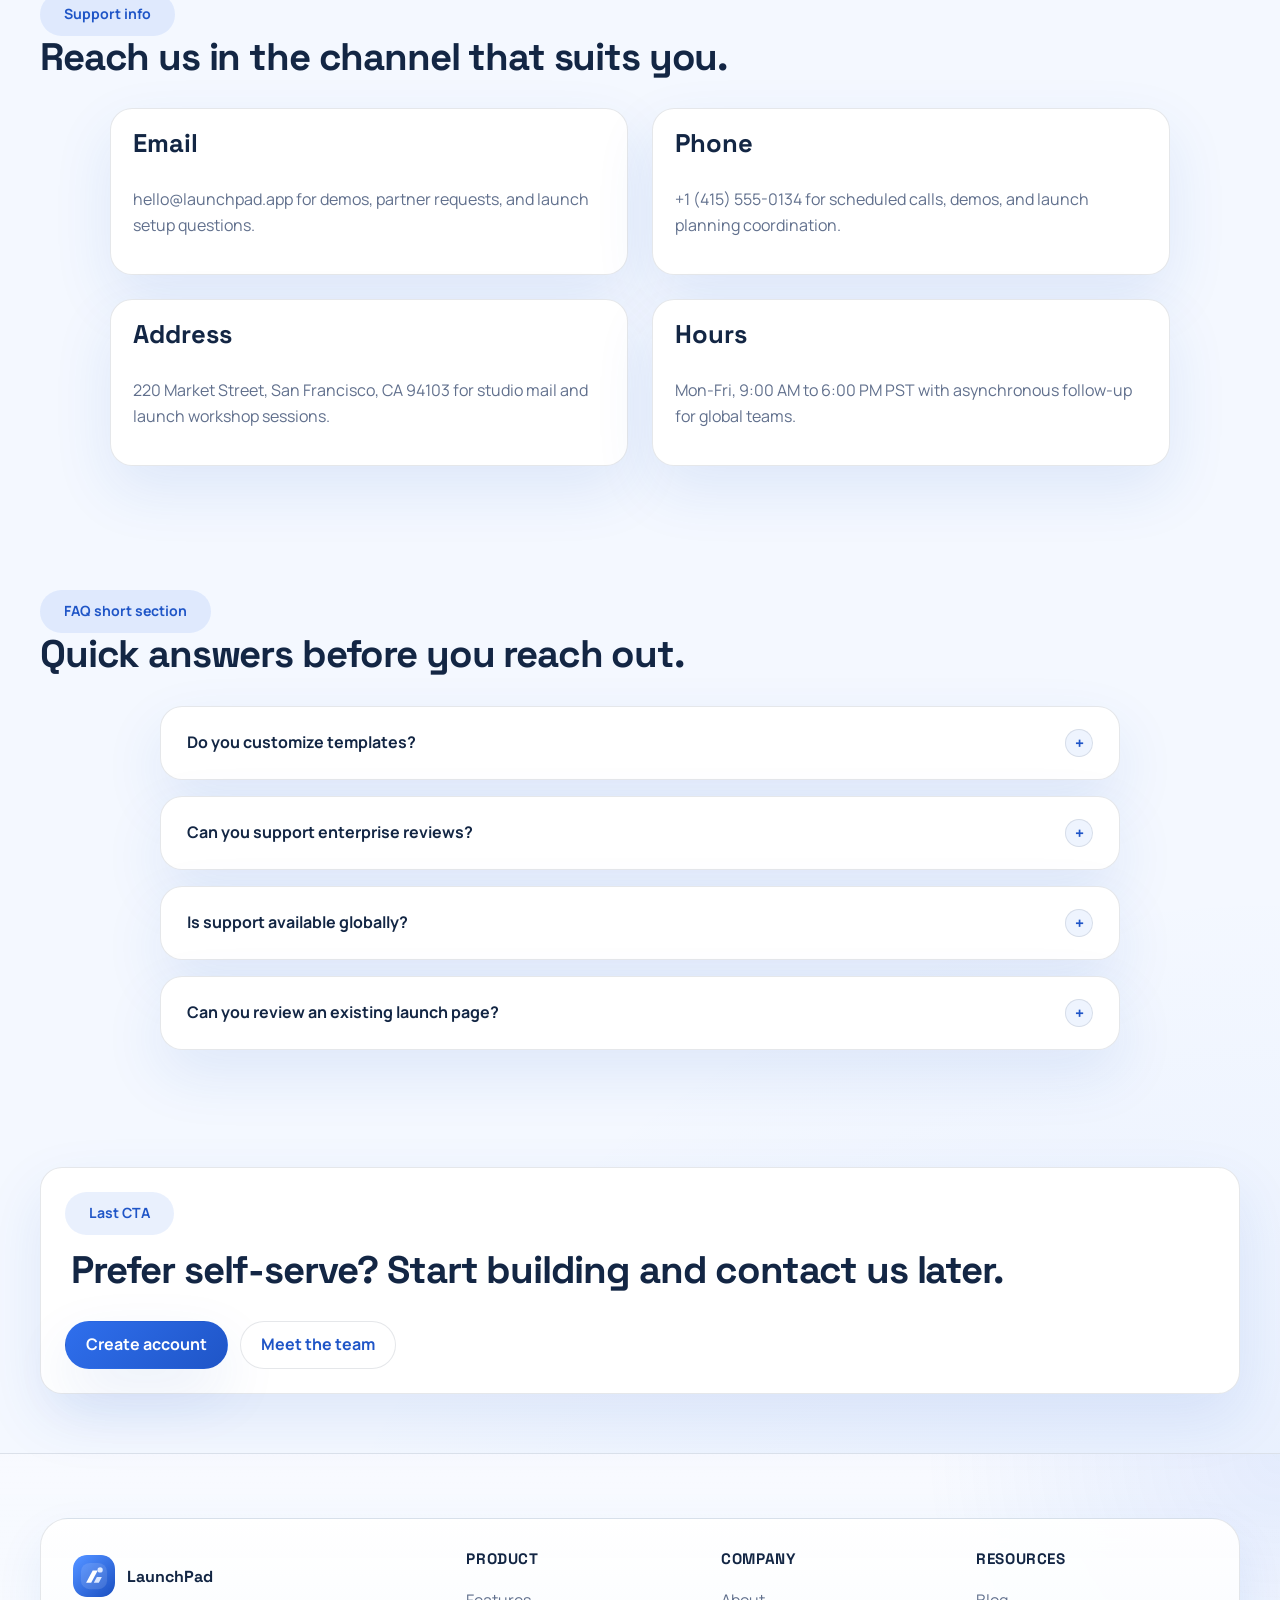
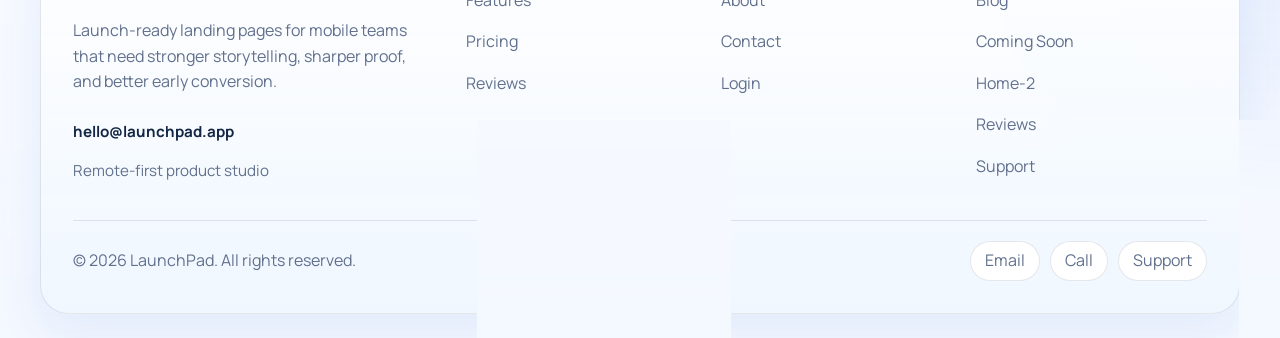
<file: pages/contact.html>
<!DOCTYPE html>
<html lang="en" dir="ltr">

<head>
    <meta charset="UTF-8">
    <meta name="viewport" content="width=device-width, initial-scale=1.0">
    <title>Contact | LaunchPad Support and Sales</title>
    <meta name="description" content="Contact LaunchPad for support, demos, pricing questions, partnerships, or launch planning help through a clear form, direct channels, and quick details.">
    <link rel="icon" type="image/svg+xml" href="../assets/images/logo-mark.svg">
    <link rel="alternate icon" type="image/jpeg" href="../assets/images/logo-mark.jpg">
    <link rel="apple-touch-icon" href="../assets/images/logo-mark.jpg">
    <link rel="canonical" href="https://venkatreddy16.github.io/Mobile-App-Landing-Page-Pre-Launch-/pages/contact.html">
    <script type="application/ld+json">{"@context":"https://schema.org","@type":"WebPage","name":"Contact | LaunchPad Support and Sales","description":"Contact LaunchPad for support, demos, pricing questions, partnerships, or launch planning help through a clear form, direct channels, and quick details.","url":"https://venkatreddy16.github.io/Mobile-App-Landing-Page-Pre-Launch-/pages/contact.html","isPartOf":{"@type":"WebSite","name":"LaunchPad","url":"https://launchpad.app"},"about":{"@type":"Organization","name":"LaunchPad","url":"https://launchpad.app","logo":"https://venkatreddy16.github.io/Mobile-App-Landing-Page-Pre-Launch-/assets/images/logo-mark.svg","email":"hello@launchpad.app","telephone":"+1-415-555-0134","address":{"@type":"PostalAddress","streetAddress":"220 Market Street","addressLocality":"San Francisco","addressRegion":"CA","postalCode":"94103","addressCountry":"US"}}}</script>
    <link rel="preconnect" href="https://fonts.googleapis.com">
    <link rel="preconnect" href="https://fonts.gstatic.com" crossorigin>
    <link href="https://fonts.googleapis.com/css2?family=Manrope:wght@400;500;700;800&family=Space+Grotesk:wght@500;700&display=swap" rel="stylesheet">
    <link rel="stylesheet" href="../assets/css/style.css">
    <link rel="stylesheet" href="../assets/css/dark-mode.css">
    <link rel="stylesheet" href="../assets/css/rtl.css">

</head>

<body class="page-contact">
    <div class="site-shell">
        <header class="topbar">
            <div class="container">
                <a class="brand" href="./index.html">
                    <img class="brand-mark" src="../assets/images/logo-mark.svg" alt="LaunchPad logo">
                    <span>LaunchPad</span>
                </a>
                <button class="menu-toggle icon-button" type="button" data-menu-toggle aria-expanded="false" aria-label="Open navigation">
                    <span class="menu-toggle-icon" aria-hidden="true">
                        <span></span>
                        <span></span>
                        <span></span>
                    </span>
                </button>
                <nav class="nav-wrap" data-nav-wrap>
                    <ul class="nav-menu">
                        <li class="dropdown">
                            <button class="dropdown-toggle" type="button" data-dropdown-toggle>
                                <span>Home</span>
                                <span class="dropdown-caret" aria-hidden="true"></span>
                            </button>
                            <div class="dropdown-menu">
                                <a href="./index.html">Home-1</a>
                                <a href="./home-2.html">Home-2</a>
                            </div>
                        </li>
                        <li>
                            <a class="nav-link" href="./about.html">About</a>
                        </li>
                        <li>
                            <a class="nav-link" href="./features.html">Features</a>
                        </li>
                        <li>
                            <a class="nav-link" href="./blog.html">Blog</a>
                        </li>
                        <li>
                            <a class="nav-link" href="./pricing.html">Pricing</a>
                        </li>
                        <li>
                            <a class="nav-link active" href="./contact.html">Contact</a>
                        </li>
                        <li class="index-mobile-actions" data-mobile-header-actions></li>
                    </ul>
                </nav>
                <div class="header-actions">
                    <button class="icon-button theme-toggle" type="button" data-theme-toggle aria-label="Switch to dark mode">
                        <span class="theme-toggle-icon" aria-hidden="true">
                            <span class="theme-icon theme-icon-sun">
                                <svg viewBox="0 0 24 24" role="presentation">
                                    <circle cx="12" cy="12" r="4"></circle>
                                    <path d="M12 2v2.5M12 19.5V22M4.93 4.93l1.77 1.77M17.3 17.3l1.77 1.77M2 12h2.5M19.5 12H22M4.93 19.07l1.77-1.77M17.3 6.7l1.77-1.77"></path>
                                </svg>
                            </span>
                            <span class="theme-icon theme-icon-moon">
                                <svg viewBox="0 0 24 24" role="presentation">
                                    <path d="M20 14.5A8.5 8.5 0 0 1 9.5 4 9 9 0 1 0 20 14.5Z"></path>
                                </svg>
                            </span>
                        </span>
                    </button>
                    <button class="icon-button rtl-toggle" type="button" data-rtl-toggle aria-label="Toggle RTL layout">
                        <span class="rtl-toggle-label" aria-hidden="true">RTL</span>
                    </button>
                    <a class="primary-btn login-btn" href="./login.html">Login</a>
                </div>
            </div>
        </header>

        <main>
            <section id="contact-banner" class="contact-hero-banner">
                <div class="container contact-hero-shell">
                    <div class="contact-hero-grid">
                        <div class="contact-hero-copy reveal-up">
                            <span class="eyebrow">Contact bio</span>
                            <h1 id="contact-banner-title">Let us talk about your launch<br>and your next move.</h1>
                            <p id="contact-banner-copy" class="lede">Reach out for support, demos, partnerships, or launch planning. The page stays simple so visitors can understand the purpose and contact your team quickly.</p>
                        </div>
                        <div class="contact-hero-note fade-in">
                            <strong>Clear contact flow</strong>
                            <p>One clean intro, one focused form, and a calmer visual start for the page.</p>
                            <p>The supporting cards, direct channels, and form spacing stay balanced across desktop, tablet, and phone.</p>
                        </div>
                        <div class="contact-hero-visual fade-in">
                            <img src="../assets/images/untitled%20folder/pexels-edmond-dantes-8547345.jpg" alt="Three team members discussing launch planning around a laptop">
                        </div>
                    </div>
                </div>
            </section>

            

            <section>
                <div class="container contact-layout">
                    <div class="hero-card fade-in">
                        <form class="contact-form" data-validate data-form-behavior="mailto" data-mailto="hello@launchpad.app" data-mailto-subject="LaunchPad contact request" novalidate>
                            <div class="field">
                                <label for="name">Name</label>
                                <input id="name" name="name" required placeholder="Your name">
                            </div>
                            <div class="field">
                                <label for="email">Email</label>
                                <input id="email" name="email" type="email" required placeholder="you@example.com">
                            </div>
                            <div class="field">
                                <label for="subject">Subject</label>
                                <input id="subject" name="subject" required placeholder="How can we help?">
                            </div>
                            <div class="field">
                                <label for="message">Message</label>
                                <textarea id="message" name="message" required placeholder="Tell us about your app launch"></textarea>
                            </div>
                            <button class="primary-btn" type="submit">Send message</button>
                            <p class="form-status" data-form-status aria-live="polite" role="status"></p>
                            <p class="form-footnote">Typical first response arrives within one business day.</p>
                        </form>
                    </div>
                    <div class="map-card fade-in">
                        <img src="../assets/images/untitled%20folder/pexels-kampus-6829546.jpg" alt="Team reviewing business analytics during a planning session">
                        <div class="map-card-copy">
                            <h3>Launch planning desk</h3>
                            <p>Use the form for demos, rollout questions, or partnership requests and we will route it to the right team quickly.</p>
                            <ul class="check-list">
                                <li>Typical response within one business day</li>
                                <li>Hands-on help for demos, pricing, and launch setup</li>
                                <li>Clear routing for support, partnerships, and enterprise review requests</li>
                            </ul>
                        </div>
                    </div>
                </div>
            </section>

            <section>
                <div class="container">
                    <div class="section-head reveal-up">
                        <span class="eyebrow">Support info</span>
                        <h2>Reach us in the channel that suits you.</h2>
                    </div>
                    <div class="support-grid">
                        <article class="support-card fade-in">
                            <h3>Email</h3>
                            <p>hello@launchpad.app for demos, partner requests, and launch setup questions.</p>
                        </article>
                        <article class="support-card fade-in">
                            <h3>Phone</h3>
                            <p>+1 (415) 555-0134 for scheduled calls, demos, and launch planning coordination.</p>
                        </article>
                        <article class="support-card fade-in">
                            <h3>Address</h3>
                            <p>220 Market Street, San Francisco, CA 94103 for studio mail and launch workshop sessions.</p>
                        </article>
                        <article class="support-card fade-in">
                            <h3>Hours</h3>
                            <p>Mon-Fri, 9:00 AM to 6:00 PM PST with asynchronous follow-up for global teams.</p>
                        </article>
                    </div>
                </div>
            </section>

            <section>
                <div class="container">
                    <div class="section-head reveal-up">
                        <span class="eyebrow">FAQ short section</span>
                        <h2>Quick answers before you reach out.</h2>
                    </div>
                    <div class="faq-list">
                        <details class="faq-item fade-in">
                            <summary>Do you customize templates?</summary>
                            <p>Yes, we can tailor sections, copy structure, and launch flows for your brand.</p>
                        </details>
                        <details class="faq-item fade-in">
                            <summary>Can you support enterprise reviews?</summary>
                            <p>Yes, enterprise plans include collaboration and launch review support.</p>
                        </details>
                        <details class="faq-item fade-in">
                            <summary>Is support available globally?</summary>
                            <p>Yes. We work asynchronously with teams across multiple time zones.</p>
                        </details>
                        <details class="faq-item fade-in">
                            <summary>Can you review an existing launch page?</summary>
                            <p>Yes. Share the current page and we can help identify messaging, proof, and conversion gaps before rollout.</p>
                        </details>
                    </div>
                </div>
            </section>

            <section>
                <div class="container hero-card reveal-up">
                    <span class="eyebrow">Last CTA</span>
                    <h2>Prefer self-serve? Start building and contact us later.</h2>
                    <div class="cta-actions">
                        <a class="primary-btn" href="./login.html">Create account</a>
                        <a class="secondary-btn" href="./about.html">Meet the team</a>
                    </div>
                </div>
            </section>
        </main>

        <footer class="site-footer">
            <div class="container">
                <div class="footer-grid">
                    <div class="footer-brand-block">
                        <a class="brand" href="./index.html">
                            <img class="brand-mark" src="../assets/images/logo-mark.svg" alt="LaunchPad logo">
                            <span>LaunchPad</span>
                        </a>
                        <p class="footer-copy">Launch-ready landing pages for mobile teams that need stronger storytelling, sharper proof, and better early conversion.</p>
                        <div class="footer-contact">
                            <a href="mailto:hello@launchpad.app">hello@launchpad.app</a>
                            <span>Remote-first product studio</span>
                        </div>
                    </div>
                    <div class="footer-links">
                        <h3>Product</h3>
                        <ul>
                            <li><a href="./features.html">Features</a></li>
                            <li><a href="./pricing.html">Pricing</a></li>
                            <li><a href="./reviews.html">Reviews</a></li>
                        </ul>
                    </div>
                    <div class="footer-links">
                        <h3>Company</h3>
                        <ul>
                            <li><a href="./about.html">About</a></li>
                            <li><a href="./contact.html">Contact</a></li>
                            <li><a href="./login.html">Login</a></li>
                        </ul>
                    </div>
                    <div class="footer-links">
                        <h3>Resources</h3>
                        <ul>
                            <li><a href="./blog.html">Blog</a></li>
                            <li><a href="./coming-soon.html">Coming Soon</a></li>
                            <li><a href="./home-2.html">Home-2</a></li>
                            <li><a href="./reviews.html">Reviews</a></li>
                            <li><a href="./contact.html">Support</a></li>
                        </ul>
                    </div>
                </div>
                <div class="footer-bottom">
                    <span>&copy; <span data-year></span> LaunchPad. All rights reserved.</span>
                    <div class="social-list">
                        <a href="mailto:hello@launchpad.app">Email</a>
                        <a href="tel:+14155550134">Call</a>
                        <a href="./contact.html">Support</a>
                    </div>
                </div>
            </div>
        </footer>
        <script src="../assets/js/main.js"></script>
    </div>
</body>

</html>
</file>
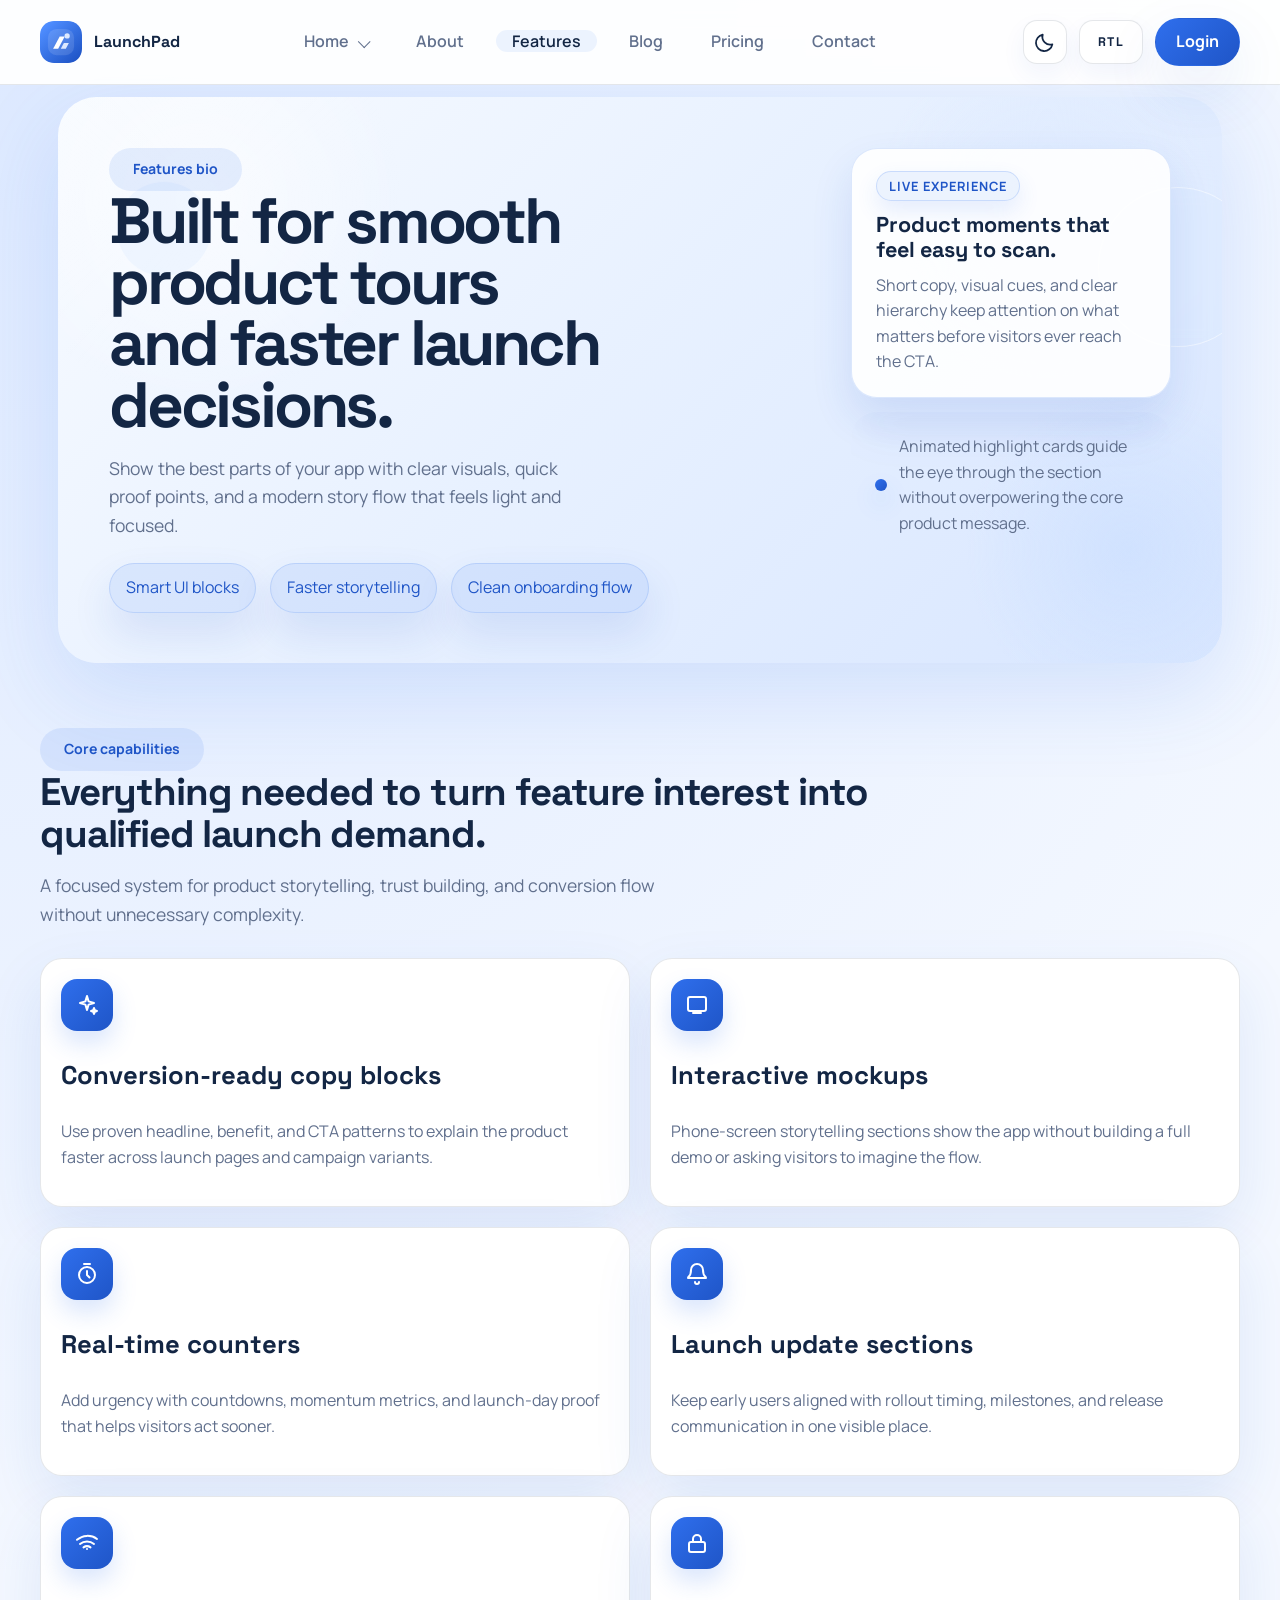
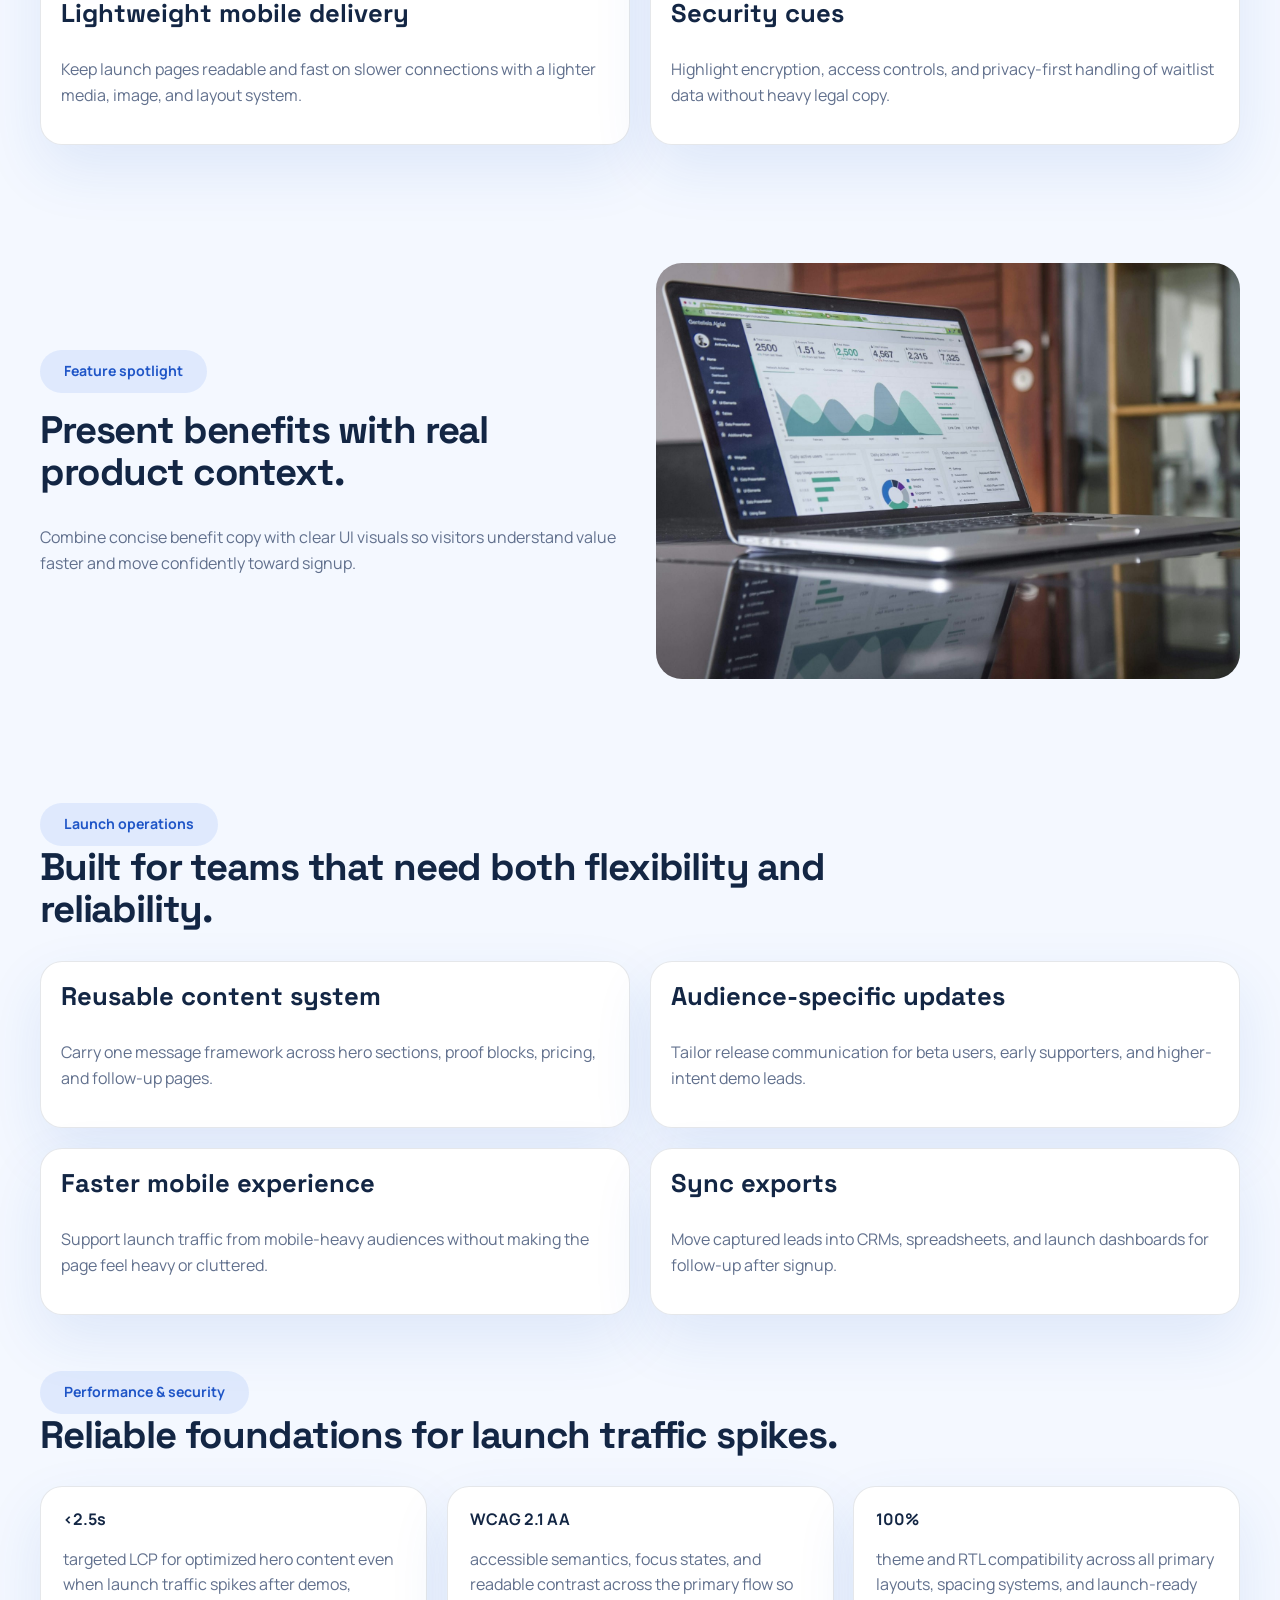
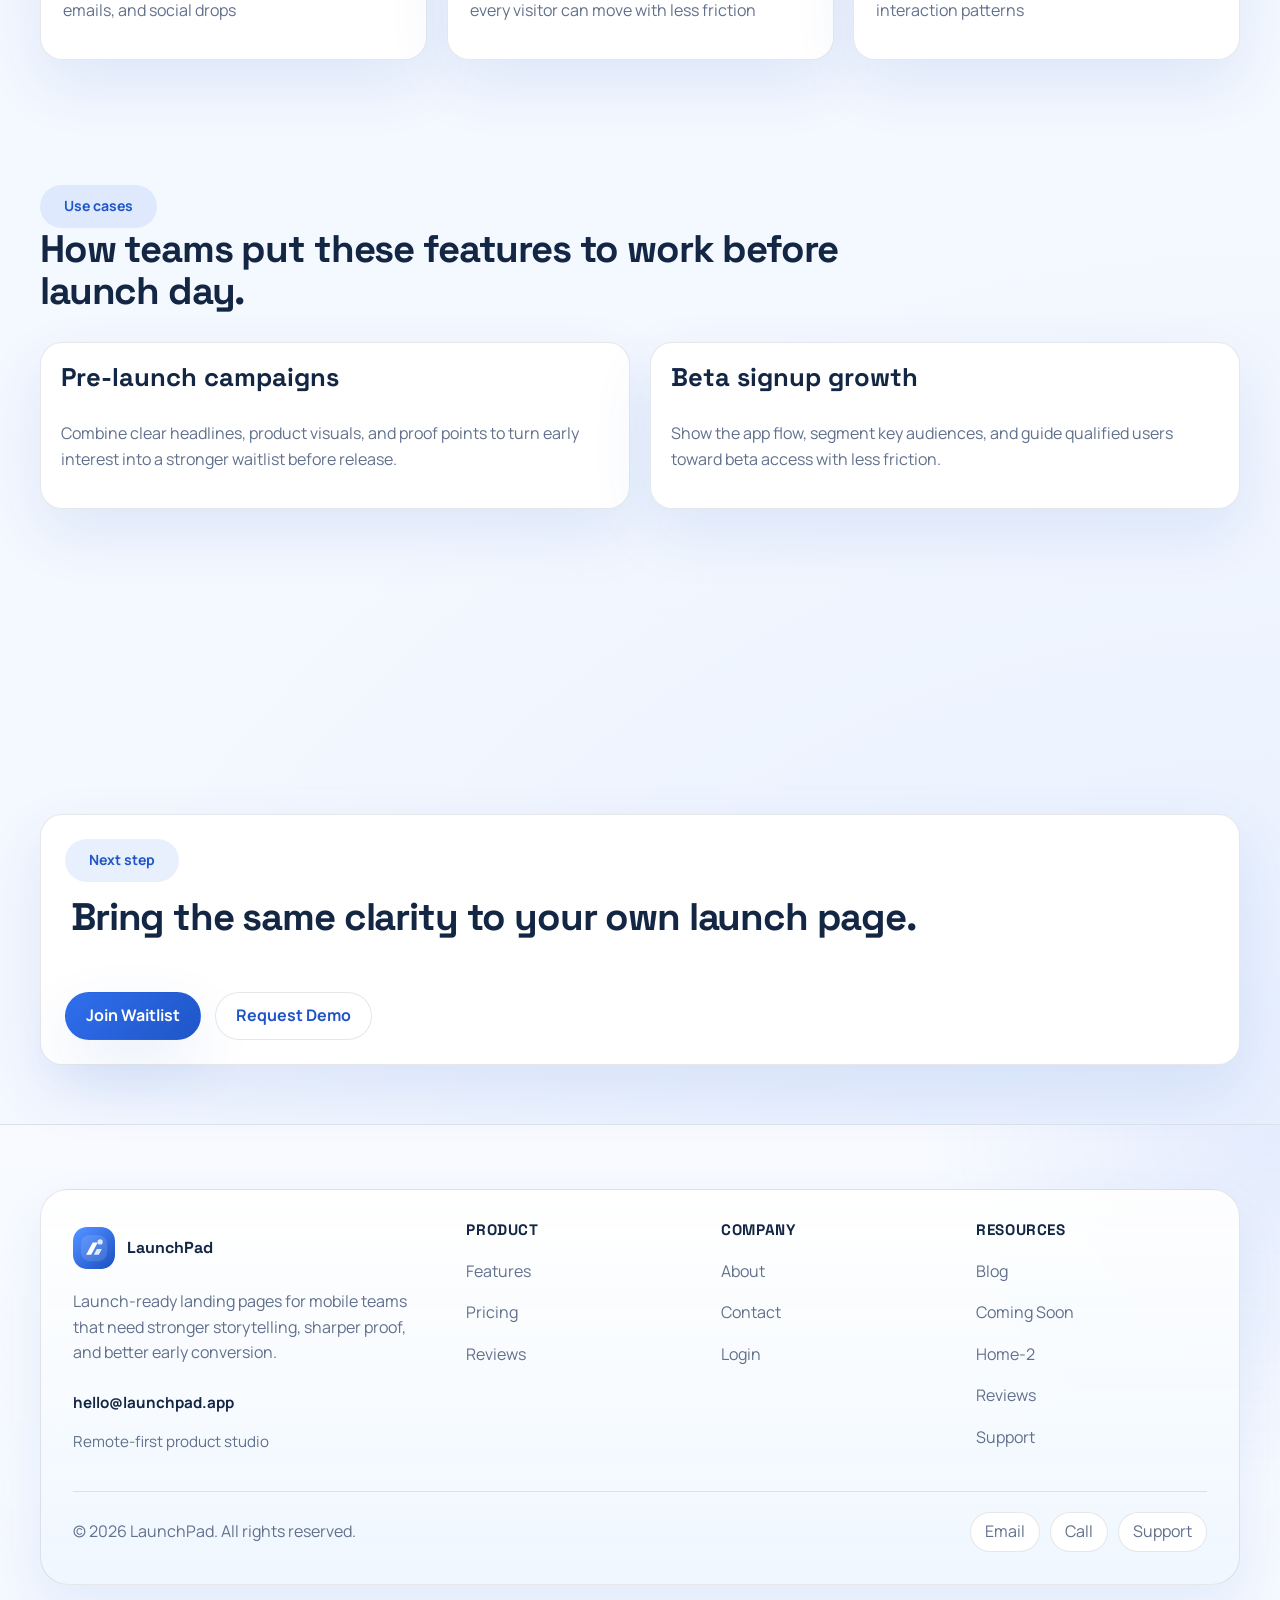
<file: pages/features.html>
<!DOCTYPE html>
<html lang="en" dir="ltr">

<head>
    <meta charset="UTF-8">
    <meta name="viewport" content="width=device-width, initial-scale=1.0">
    <title>Features | LaunchPad App Landing Toolkit</title>
    <meta name="description" content="Explore LaunchPad features for mobile app launches, from AI-assisted copy and screenshot storytelling to alerts, offline support, and secure conversion flows.">
    <link rel="icon" type="image/svg+xml" href="../assets/images/logo-mark.svg">
    <link rel="alternate icon" type="image/jpeg" href="../assets/images/logo-mark.jpg">
    <link rel="apple-touch-icon" href="../assets/images/logo-mark.jpg">
    <link rel="canonical" href="https://venkatreddy16.github.io/Mobile-App-Landing-Page-Pre-Launch-/pages/features.html">
    <script type="application/ld+json">{"@context":"https://schema.org","@type":"WebPage","name":"Features | LaunchPad App Landing Toolkit","description":"Explore LaunchPad features for mobile app launches, from AI-assisted copy and screenshot storytelling to alerts, offline support, and secure conversion flows.","url":"https://venkatreddy16.github.io/Mobile-App-Landing-Page-Pre-Launch-/pages/features.html","isPartOf":{"@type":"WebSite","name":"LaunchPad","url":"https://launchpad.app"},"about":{"@type":"Organization","name":"LaunchPad","url":"https://launchpad.app","logo":"https://venkatreddy16.github.io/Mobile-App-Landing-Page-Pre-Launch-/assets/images/logo-mark.svg","email":"hello@launchpad.app","telephone":"+1-415-555-0134","address":{"@type":"PostalAddress","streetAddress":"220 Market Street","addressLocality":"San Francisco","addressRegion":"CA","postalCode":"94103","addressCountry":"US"}}}</script>
    <link rel="preconnect" href="https://fonts.googleapis.com">
    <link rel="preconnect" href="https://fonts.gstatic.com" crossorigin>
    <link href="https://fonts.googleapis.com/css2?family=Manrope:wght@400;500;700;800&family=Space+Grotesk:wght@500;700&display=swap" rel="stylesheet">
    <link rel="stylesheet" href="../assets/css/style.css">
    <link rel="stylesheet" href="../assets/css/dark-mode.css">
    <link rel="stylesheet" href="../assets/css/rtl.css">

</head>

<body class="page-features">
    <div class="site-shell">
        <header class="topbar">
            <div class="container">
                <a class="brand" href="./index.html">
                    <img class="brand-mark" src="../assets/images/logo-mark.svg" alt="LaunchPad logo">
                    <span>LaunchPad</span>
                </a>
                <button class="menu-toggle icon-button" type="button" data-menu-toggle aria-expanded="false" aria-label="Open navigation">
                    <span class="menu-toggle-icon" aria-hidden="true">
                        <span></span>
                        <span></span>
                        <span></span>
                    </span>
                </button>
                <nav class="nav-wrap" data-nav-wrap>
                    <ul class="nav-menu">
                        <li class="dropdown">
                            <button class="dropdown-toggle" type="button" data-dropdown-toggle>
                                <span>Home</span>
                                <span class="dropdown-caret" aria-hidden="true"></span>
                            </button>
                            <div class="dropdown-menu">
                                <a href="./index.html">Home-1</a>
                                <a href="./home-2.html">Home-2</a>
                            </div>
                        </li>
                        <li>
                            <a class="nav-link" href="./about.html">About</a>
                        </li>
                        <li>
                            <a class="nav-link active" href="./features.html">Features</a>
                        </li>
                        <li>
                            <a class="nav-link" href="./blog.html">Blog</a>
                        </li>
                        <li>
                            <a class="nav-link" href="./pricing.html">Pricing</a>
                        </li>
                        <li>
                            <a class="nav-link" href="./contact.html">Contact</a>
                        </li>
                        <li class="index-mobile-actions" data-mobile-header-actions></li>
                    </ul>
                </nav>
                <div class="header-actions">
                    <button class="icon-button theme-toggle" type="button" data-theme-toggle aria-label="Switch to dark mode">
                        <span class="theme-toggle-icon" aria-hidden="true">
                            <span class="theme-icon theme-icon-sun">
                                <svg viewBox="0 0 24 24" role="presentation">
                                    <circle cx="12" cy="12" r="4"></circle>
                                    <path d="M12 2v2.5M12 19.5V22M4.93 4.93l1.77 1.77M17.3 17.3l1.77 1.77M2 12h2.5M19.5 12H22M4.93 19.07l1.77-1.77M17.3 6.7l1.77-1.77"></path>
                                </svg>
                            </span>
                            <span class="theme-icon theme-icon-moon">
                                <svg viewBox="0 0 24 24" role="presentation">
                                    <path d="M20 14.5A8.5 8.5 0 0 1 9.5 4 9 9 0 1 0 20 14.5Z"></path>
                                </svg>
                            </span>
                        </span>
                    </button>
                    <button class="icon-button rtl-toggle" type="button" data-rtl-toggle aria-label="Toggle RTL layout">
                        <span class="rtl-toggle-label" aria-hidden="true">RTL</span>
                    </button>
                    <a class="primary-btn login-btn" href="./login.html">Login</a>
                </div>
            </div>
        </header>

        <main>
            <section id="features-banner" class="app-showcase-hero hero-banner hero-banner-features">
                <div class="container feature-hero-shell">
                    <div class="feature-hero-grid">
                        <div class="feature-hero-copy reveal-up">
                            <span class="eyebrow">Features bio</span>
                            <h1 id="features-banner-title">Built for smooth product tours<br>and faster launch decisions.</h1>
                            <p id="features-banner-copy" class="lede">Show the best parts of your app with clear visuals, quick proof points, and a modern story flow that feels light and focused.</p>
                            <div class="feature-hero-pills fade-in">
                                <span>Smart UI blocks</span>
                                <span>Faster storytelling</span>
                                <span>Clean onboarding flow</span>
                            </div>
                        </div>
                        <div class="feature-hero-side fade-in">
                            <article class="feature-hero-panel feature-hero-panel-main">
                                <span class="feature-hero-label">Live experience</span>
                                <strong>Product moments that feel easy to scan.</strong>
                                <p>Short copy, visual cues, and clear hierarchy keep attention on what matters before visitors ever reach the CTA.</p>
                            </article>
                            <article class="feature-hero-panel feature-hero-panel-mini">
                                <span class="feature-hero-dot"></span>
                                <p>Animated highlight cards guide the eye through the section without overpowering the core product message.</p>
                            </article>
                        </div>
                    </div>
                </div>
            </section>

            <section>
                <div class="container">
                    <div class="section-head reveal-up">
                        <span class="eyebrow">Core capabilities</span>
                        <h2>Everything needed to turn feature interest into qualified launch demand.</h2>
                        <p class="lede">A focused system for product storytelling, trust building, and conversion flow without unnecessary complexity.</p>
                    </div>
                    <div class="feature-grid">
                        <article class="feature-card fade-in">
                            <div class="icon-wrap" aria-hidden="true"><svg viewBox="0 0 24 24"><path d="M12 3 13.6 8.4 19 10l-5.4 1.6L12 17l-1.6-5.4L5 10l5.4-1.6L12 3Z"></path><path d="M19 15l.8 2.2L22 18l-2.2.8L19 21l-.8-2.2L16 18l2.2-.8L19 15Z"></path></svg></div>
                            <h3>Conversion-ready copy blocks</h3>
                            <p>Use proven headline, benefit, and CTA patterns to explain the product faster across launch pages and campaign variants.</p>
                        </article>
                        <article class="feature-card fade-in">
                            <div class="icon-wrap" aria-hidden="true"><svg viewBox="0 0 24 24"><rect x="3" y="4" width="18" height="14" rx="2"></rect><path d="M8 20h8"></path><path d="M12 18v2"></path></svg></div>
                            <h3>Interactive mockups</h3>
                            <p>Phone-screen storytelling sections show the app without building a full demo or asking visitors to imagine the flow.</p>
                        </article>
                        <article class="feature-card fade-in">
                            <div class="icon-wrap" aria-hidden="true"><svg viewBox="0 0 24 24"><circle cx="12" cy="13" r="8"></circle><path d="M12 9v4l2.5 2.5"></path><path d="M9 2h6"></path></svg></div>
                            <h3>Real-time counters</h3>
                            <p>Add urgency with countdowns, momentum metrics, and launch-day proof that helps visitors act sooner.</p>
                        </article>
                        <article class="feature-card fade-in">
                            <div class="icon-wrap" aria-hidden="true"><svg viewBox="0 0 24 24"><path d="M6 8a6 6 0 1 1 12 0c0 7 3 6 3 8H3c0-2 3-1 3-8"></path><path d="M10 20a2 2 0 0 0 4 0"></path></svg></div>
                            <h3>Launch update sections</h3>
                            <p>Keep early users aligned with rollout timing, milestones, and release communication in one visible place.</p>
                        </article>
                        <article class="feature-card fade-in">
                            <div class="icon-wrap" aria-hidden="true"><svg viewBox="0 0 24 24"><path d="M12 18h.01"></path><path d="M2 8.8A16 16 0 0 1 22 8"></path><path d="M5 12.9a11 11 0 0 1 14 0"></path><path d="M8.5 16.4a6 6 0 0 1 7 0"></path></svg></div>
                            <h3>Lightweight mobile delivery</h3>
                            <p>Keep launch pages readable and fast on slower connections with a lighter media, image, and layout system.</p>
                        </article>
                        <article class="feature-card fade-in">
                            <div class="icon-wrap" aria-hidden="true"><svg viewBox="0 0 24 24"><rect x="4" y="11" width="16" height="10" rx="2"></rect><path d="M8 11V8a4 4 0 1 1 8 0v3"></path></svg></div>
                            <h3>Security cues</h3>
                            <p>Highlight encryption, access controls, and privacy-first handling of waitlist data without heavy legal copy.</p>
                        </article>
                    </div>
                </div>
            </section>

            <section>
                <div class="container feature-pair">
                    <div class="reveal-up">
                        <span class="eyebrow">Feature spotlight</span>
                        <h2>Present benefits with real product context.</h2>
                        <p>Combine concise benefit copy with clear UI visuals so visitors understand value faster and move confidently toward signup.</p>
                    </div>
                    <div class="fade-in">
                        <img src="../assets/images/feature-spotlight-real.jpg" alt="Analytics and product insights dashboard used in feature spotlight section">
                    </div>
                </div>
            </section>

            <section>
                <div class="container">
                    <div class="section-head reveal-up">
                        <span class="eyebrow">Launch operations</span>
                        <h2>Built for teams that need both flexibility and reliability.</h2>
                    </div>
                    <div class="benefits-grid">
                        <article class="benefit-card fade-in">
                            <h3>Reusable content system</h3>
                            <p>Carry one message framework across hero sections, proof blocks, pricing, and follow-up pages.</p>
                        </article>
                        <article class="benefit-card fade-in">
                            <h3>Audience-specific updates</h3>
                            <p>Tailor release communication for beta users, early supporters, and higher-intent demo leads.</p>
                        </article>
                        <article class="benefit-card fade-in">
                            <h3>Faster mobile experience</h3>
                            <p>Support launch traffic from mobile-heavy audiences without making the page feel heavy or cluttered.</p>
                        </article>
                        <article class="benefit-card fade-in">
                            <h3>Sync exports</h3>
                            <p>Move captured leads into CRMs, spreadsheets, and launch dashboards for follow-up after signup.</p>
                        </article>
                    </div>
                    <div class="section-head reveal-up">
                        <span class="eyebrow">Performance & security</span>
                        <h2>Reliable foundations for launch traffic spikes.</h2>
                    </div>
                    <div class="stats-list">
                        <article class="stat-card fade-in">
                            <strong><2.5s</strong>
                            <p>targeted LCP for optimized hero content even when launch traffic spikes after demos, emails, and social drops</p>
                        </article>
                        <article class="stat-card fade-in">
                            <strong>WCAG 2.1 AA</strong>
                            <p>accessible semantics, focus states, and readable contrast across the primary flow so every visitor can move with less friction</p>
                        </article>
                        <article class="stat-card fade-in">
                            <strong>100%</strong>
                            <p>theme and RTL compatibility across all primary layouts, spacing systems, and launch-ready interaction patterns</p>
                        </article>
                    </div>
                </div>
            </section>

            <section>
                <div class="container">
                    <div class="section-head reveal-up">
                        <span class="eyebrow">Use cases</span>
                        <h2>How teams put these features to work before launch day.</h2>
                    </div>
                    <div class="feature-grid">
                        <article class="feature-card fade-in">
                            <h3>Pre-launch campaigns</h3>
                            <p>Combine clear headlines, product visuals, and proof points to turn early interest into a stronger waitlist before release.</p>
                        </article>
                        <article class="feature-card fade-in">
                            <h3>Beta signup growth</h3>
                            <p>Show the app flow, segment key audiences, and guide qualified users toward beta access with less friction.</p>
                        </article>
                        <article class="feature-card fade-in">
                            <h3>Onboarding education</h3>
                            <p>Use screenshots and short supporting copy to explain the first-run experience before someone even downloads the app.</p>
                        </article>
                        <article class="feature-card fade-in">
                            <h3>Launch-day updates</h3>
                            <p>Support release announcements with status cues, milestone messaging, and CTA sections that keep momentum focused.</p>
                        </article>
                    </div>
                </div>
            </section>

            <section>
                <div class="container hero-card reveal-up">
                    <span class="eyebrow">Next step</span>
                    <h2>Bring the same clarity to your own launch page.</h2>
                    <div class="cta-actions">
                        <a class="primary-btn" href="./index.html#waitlist">Join Waitlist</a>
                        <a class="secondary-btn" href="./contact.html">Request Demo</a>
                    </div>
                </div>
            </section>
        </main>

        <footer class="site-footer">
            <div class="container">
                <div class="footer-grid">
                    <div class="footer-brand-block">
                        <a class="brand" href="./index.html">
                            <img class="brand-mark" src="../assets/images/logo-mark.svg" alt="LaunchPad logo">
                            <span>LaunchPad</span>
                        </a>
                        <p class="footer-copy">Launch-ready landing pages for mobile teams that need stronger storytelling, sharper proof, and better early conversion.</p>
                        <div class="footer-contact">
                            <a href="mailto:hello@launchpad.app">hello@launchpad.app</a>
                            <span>Remote-first product studio</span>
                        </div>
                    </div>
                    <div class="footer-links">
                        <h3>Product</h3>
                        <ul>
                            <li><a href="./features.html">Features</a></li>
                            <li><a href="./pricing.html">Pricing</a></li>
                            <li><a href="./reviews.html">Reviews</a></li>
                        </ul>
                    </div>
                    <div class="footer-links">
                        <h3>Company</h3>
                        <ul>
                            <li><a href="./about.html">About</a></li>
                            <li><a href="./contact.html">Contact</a></li>
                            <li><a href="./login.html">Login</a></li>
                        </ul>
                    </div>
                    <div class="footer-links">
                        <h3>Resources</h3>
                        <ul>
                            <li><a href="./blog.html">Blog</a></li>
                            <li><a href="./coming-soon.html">Coming Soon</a></li>
                            <li><a href="./home-2.html">Home-2</a></li>
                            <li><a href="./reviews.html">Reviews</a></li>
                            <li><a href="./contact.html">Support</a></li>
                        </ul>
                    </div>
                </div>
                <div class="footer-bottom">
                    <span>&copy; <span data-year></span> LaunchPad. All rights reserved.</span>
                    <div class="social-list">
                        <a href="mailto:hello@launchpad.app">Email</a>
                        <a href="tel:+14155550134">Call</a>
                        <a href="./contact.html">Support</a>
                    </div>
                </div>
            </div>
        </footer>
        <script src="../assets/js/main.js"></script>
    </div>
</body>

</html>
</file>
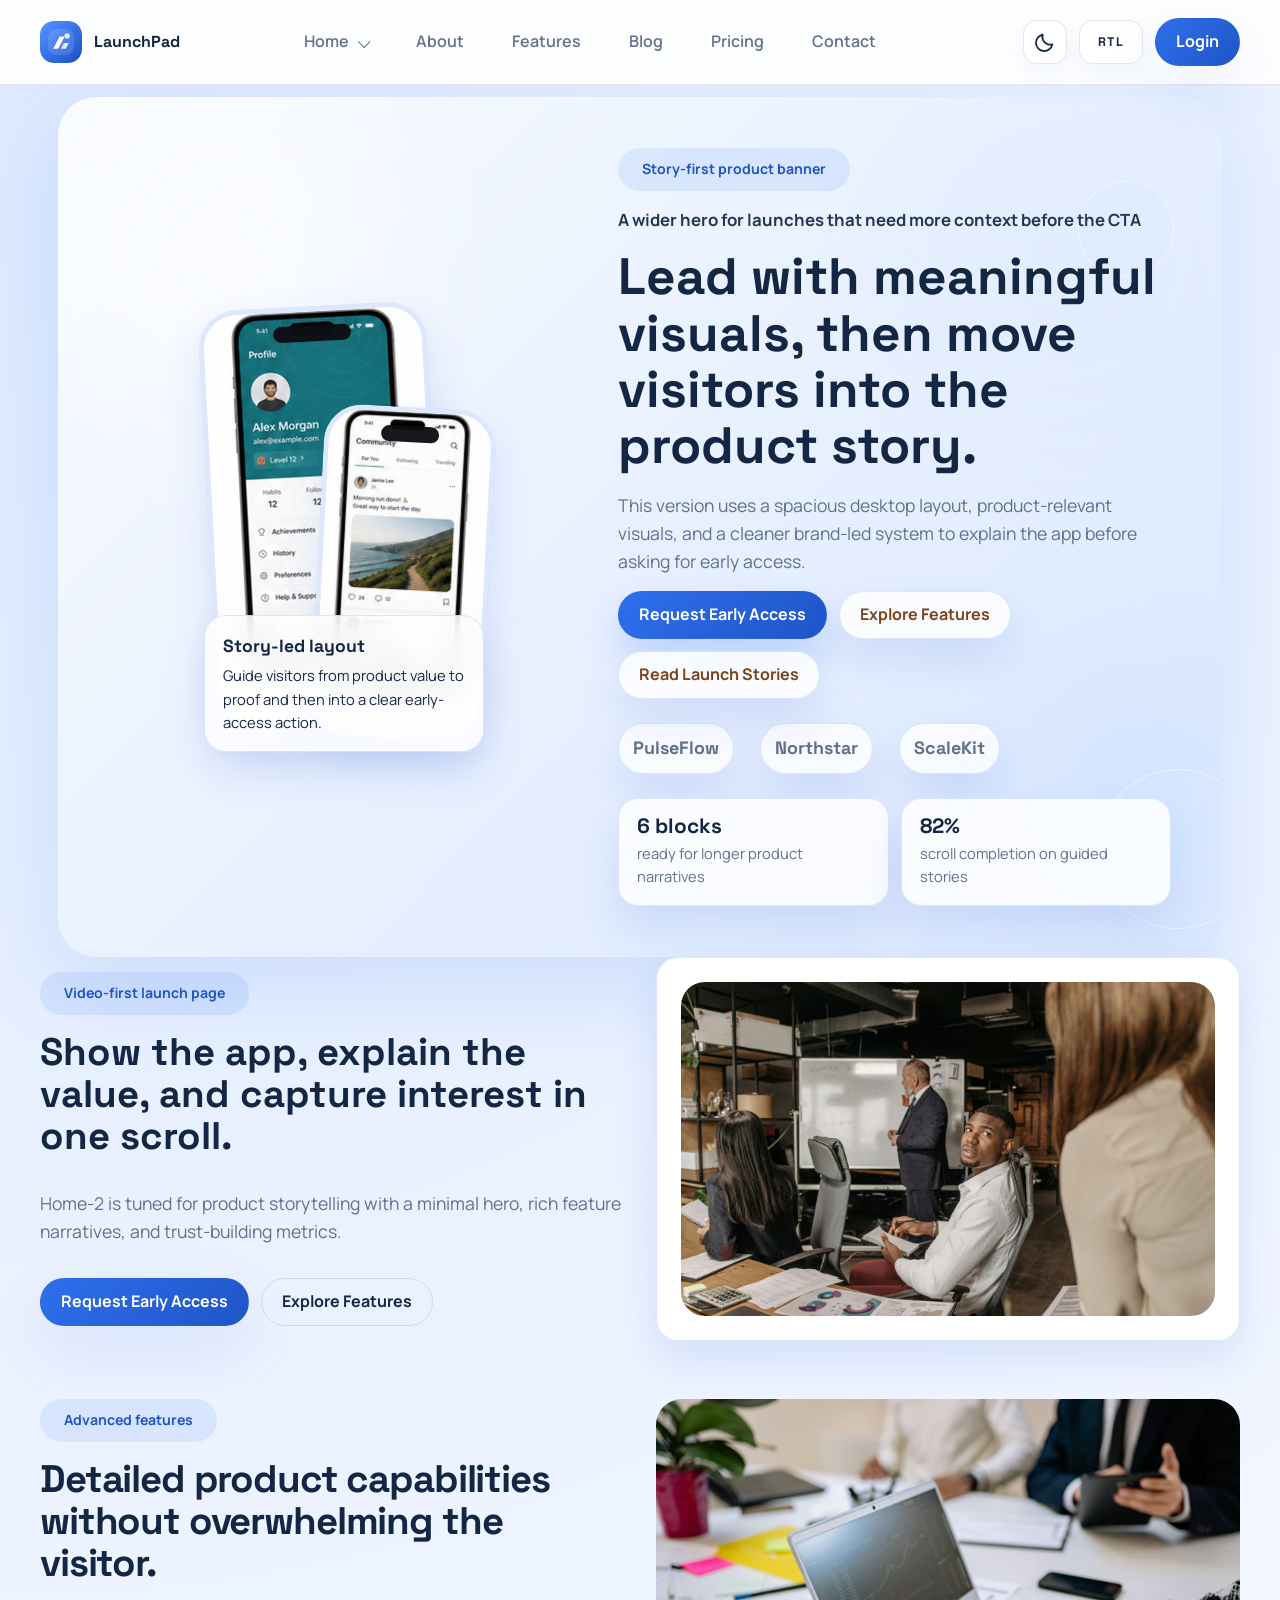
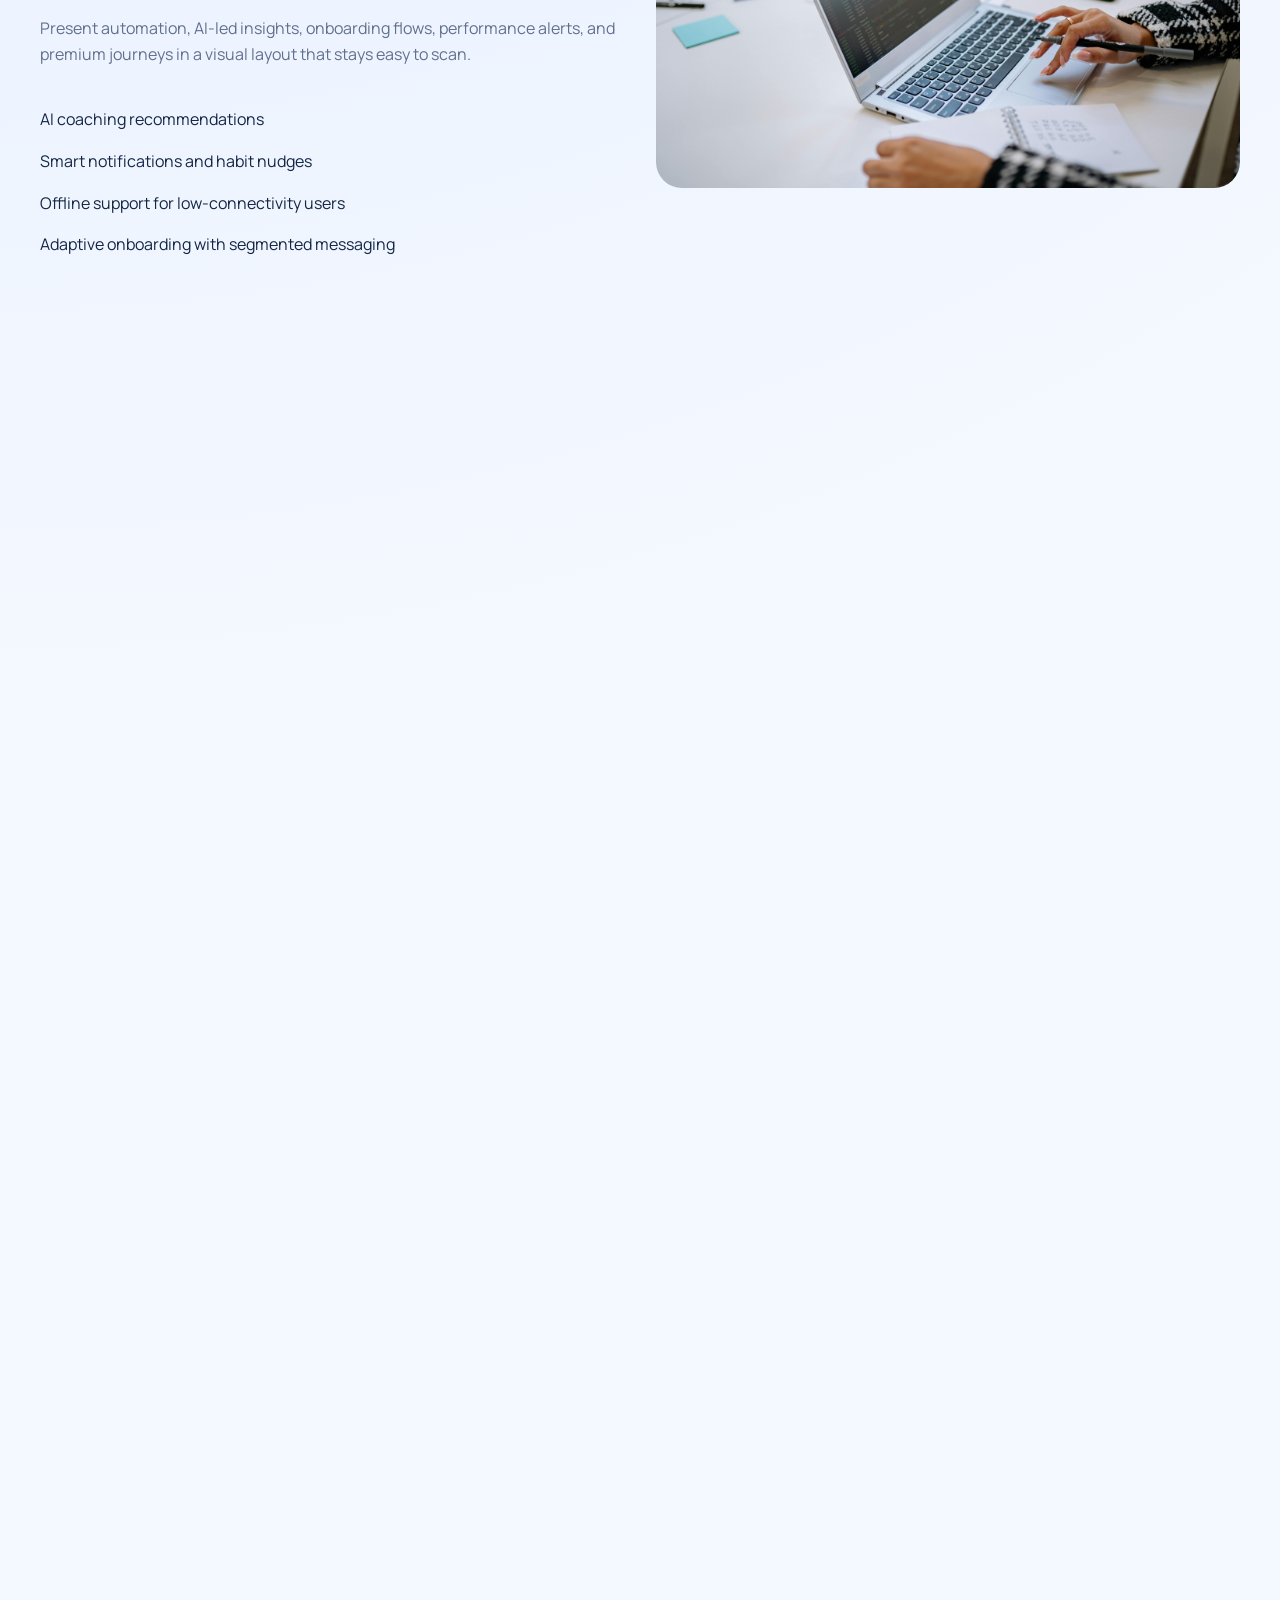
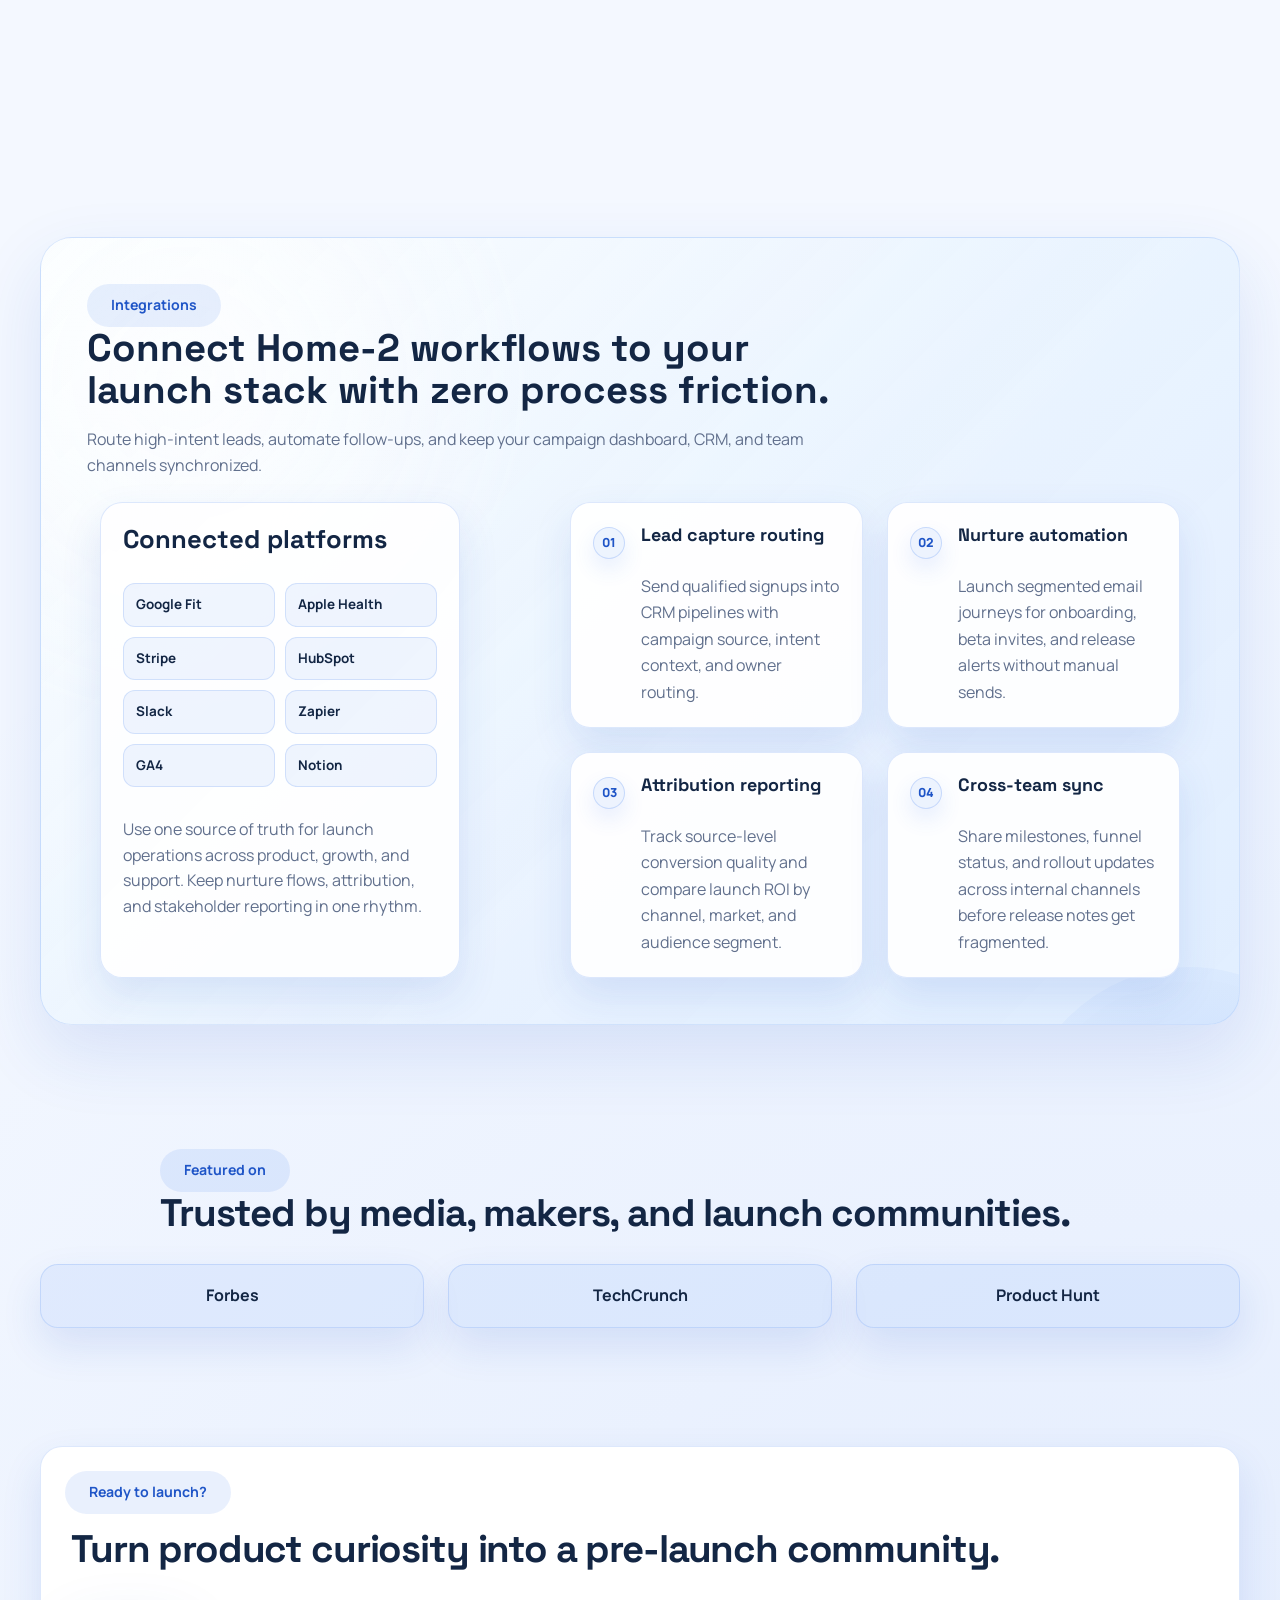
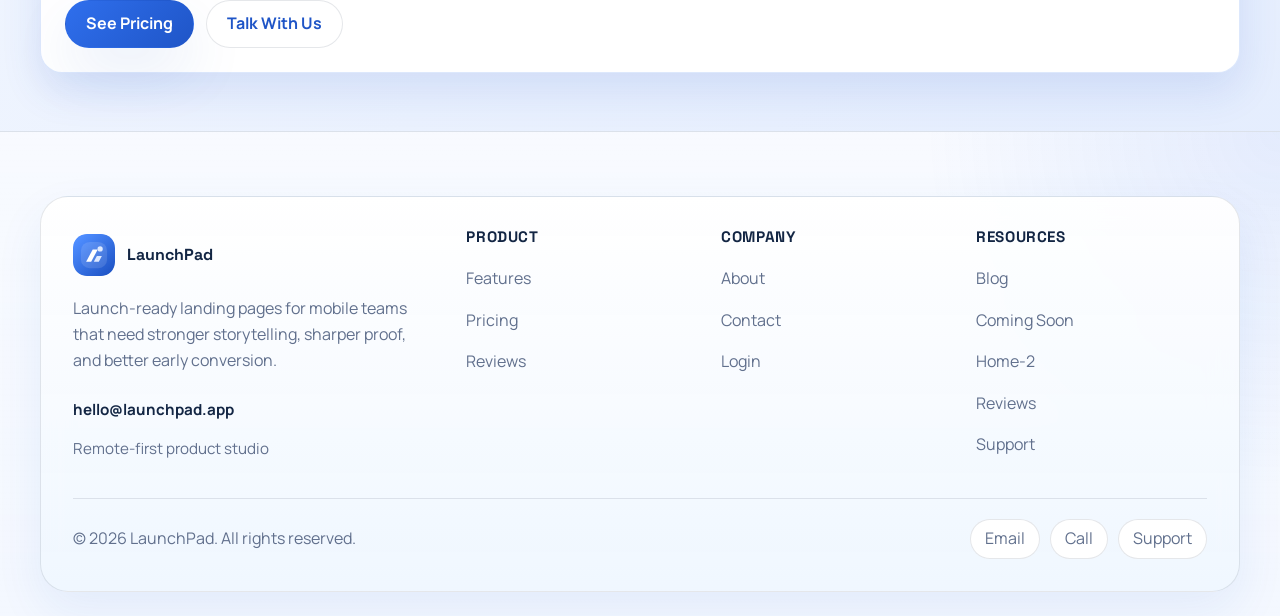
<file: pages/home-2.html>
<!DOCTYPE html>
<html lang="en" dir="ltr">

<head>
    <meta charset="UTF-8">
    <meta name="viewport" content="width=device-width, initial-scale=1.0">
    <title>LaunchPad Home 2 | App Landing Preview</title>
    <meta name="description" content="Preview LaunchPad Home 2, a story-first mobile app landing page with richer visuals, feature comparisons, deeper sections, and conversion-ready product flow.">
    <link rel="icon" type="image/svg+xml" href="../assets/images/logo-mark.svg">
    <link rel="alternate icon" type="image/jpeg" href="../assets/images/logo-mark.jpg">
    <link rel="apple-touch-icon" href="../assets/images/logo-mark.jpg">
    <link rel="canonical" href="https://venkatreddy16.github.io/Mobile-App-Landing-Page-Pre-Launch-/pages/home-2.html">
    <script type="application/ld+json">{"@context":"https://schema.org","@type":"WebPage","name":"LaunchPad Home 2 | App Landing Preview","description":"Preview LaunchPad Home 2, a story-first mobile app landing page with richer visuals, feature comparisons, deeper sections, and conversion-ready product flow.","url":"https://venkatreddy16.github.io/Mobile-App-Landing-Page-Pre-Launch-/pages/home-2.html","isPartOf":{"@type":"WebSite","name":"LaunchPad","url":"https://launchpad.app"},"about":{"@type":"Organization","name":"LaunchPad","url":"https://launchpad.app","logo":"https://venkatreddy16.github.io/Mobile-App-Landing-Page-Pre-Launch-/assets/images/logo-mark.svg","email":"hello@launchpad.app","telephone":"+1-415-555-0134","address":{"@type":"PostalAddress","streetAddress":"220 Market Street","addressLocality":"San Francisco","addressRegion":"CA","postalCode":"94103","addressCountry":"US"}}}</script>
    <link rel="preconnect" href="https://fonts.googleapis.com">
    <link rel="preconnect" href="https://fonts.gstatic.com" crossorigin>
    <link href="https://fonts.googleapis.com/css2?family=Manrope:wght@400;500;700;800&family=Space+Grotesk:wght@500;700&display=swap" rel="stylesheet">
    <link rel="stylesheet" href="../assets/css/style.css">
    <link rel="stylesheet" href="../assets/css/dark-mode.css">
    <link rel="stylesheet" href="../assets/css/rtl.css">

</head>

<body class="page-home-2">
    <div class="site-shell">
        <header class="topbar">
            <div class="container">
                <a class="brand" href="./index.html">
                    <img class="brand-mark" src="../assets/images/logo-mark.svg" alt="LaunchPad logo">
                    <span>LaunchPad</span>
                </a>
                <button class="menu-toggle icon-button" type="button" data-menu-toggle aria-expanded="false" aria-label="Open navigation">
                    <span class="menu-toggle-icon" aria-hidden="true">
                        <span></span>
                        <span></span>
                        <span></span>
                    </span>
                </button>
                <nav class="nav-wrap" data-nav-wrap>
                    <ul class="nav-menu">
                        <li class="dropdown">
                            <button class="dropdown-toggle" type="button" data-dropdown-toggle>
                                <span>Home</span>
                                <span class="dropdown-caret" aria-hidden="true"></span>
                            </button>
                            <div class="dropdown-menu">
                                <a href="./index.html">Home-1</a>
                                <a href="./home-2.html">Home-2</a>
                            </div>
                        </li>
                        <li>
                            <a class="nav-link" href="./about.html">About</a>
                        </li>
                        <li>
                            <a class="nav-link" href="./features.html">Features</a>
                        </li>
                        <li>
                            <a class="nav-link" href="./blog.html">Blog</a>
                        </li>
                        <li>
                            <a class="nav-link" href="./pricing.html">Pricing</a>
                        </li>
                        <li>
                            <a class="nav-link" href="./contact.html">Contact</a>
                        </li>
                        <li class="index-mobile-actions" data-mobile-header-actions></li>
                    </ul>
                </nav>
                <div class="header-actions">
                    <button class="icon-button theme-toggle" type="button" data-theme-toggle aria-label="Switch to dark mode">
                        <span class="theme-toggle-icon" aria-hidden="true">
                            <span class="theme-icon theme-icon-sun">
                                <svg viewBox="0 0 24 24" role="presentation">
                                    <circle cx="12" cy="12" r="4"></circle>
                                    <path d="M12 2v2.5M12 19.5V22M4.93 4.93l1.77 1.77M17.3 17.3l1.77 1.77M2 12h2.5M19.5 12H22M4.93 19.07l1.77-1.77M17.3 6.7l1.77-1.77"></path>
                                </svg>
                            </span>
                            <span class="theme-icon theme-icon-moon">
                                <svg viewBox="0 0 24 24" role="presentation">
                                    <path d="M20 14.5A8.5 8.5 0 0 1 9.5 4 9 9 0 1 0 20 14.5Z"></path>
                                </svg>
                            </span>
                        </span>
                    </button>
                    <button class="icon-button rtl-toggle" type="button" data-rtl-toggle aria-label="Toggle RTL layout">
                        <span class="rtl-toggle-label" aria-hidden="true">RTL</span>
                    </button>
                    <a class="primary-btn login-btn" href="./login.html">Login</a>
                </div>
            </div>
        </header>

        <main>
            <section id="home-2-banner" class="app-showcase-hero hero-banner hero-banner-home-2">
                <div class="container">
                    <div class="app-showcase-grid">
                        <div class="app-showcase-visual fade-in">
                            <figure class="showcase-device showcase-device-primary">
                                <img src="../assets/images/screen-profile.jpg" alt="Phone screen showing the product overview and guided launch story">
                            </figure>
                            <figure class="showcase-device showcase-device-secondary">
                                <img src="../assets/images/screen-community.jpg" alt="Phone screen showing audience insights and product engagement analytics">
                            </figure>
                            <div class="showcase-float-card">
                                <strong>Story-led layout</strong>
                                <p>Guide visitors from product value to proof and then into a clear early-access action.</p>
                            </div>
                        </div>
                        <div class="app-showcase-copy reveal-up">
                            <span class="eyebrow">Story-first product banner</span>
                            <p id="home-2-banner-kicker" class="app-showcase-kicker">A wider hero for launches that need more context before the CTA</p>
                            <h1 id="home-2-banner-title">Lead with meaningful visuals, then move visitors into the product story.</h1>
                            <p id="home-2-banner-copy" class="lede">This version uses a spacious desktop layout, product-relevant visuals, and a cleaner brand-led system to explain the app before asking for early access.</p>
                            <div class="hero-actions">
                                <a class="secondary-btn" href="./login.html">Request Early Access</a>
                                <a class="ghost-btn" href="./features.html">Explore Features</a>
                                <a class="ghost-btn" href="./blog.html">Read Launch Stories</a>
                            </div>
                            <div class="showcase-brand-row">
                                <span>PulseFlow</span>
                                <span>Northstar</span>
                                <span>ScaleKit</span>
                            </div>
                            <div class="showcase-metrics">
                                <div class="showcase-metric">
                                    <strong>6 blocks</strong>
                                    <span>ready for longer product narratives</span>
                                </div>
                                <div class="showcase-metric">
                                    <strong>82%</strong>
                                    <span>scroll completion on guided stories</span>
                                </div>
                            </div>
                        </div>
                    </div>
                </div>
            </section>

            <section class="hero-split">
                <div class="container hero-grid">
                    <div class="reveal-up">
                        <span class="eyebrow">Video-first launch page</span>
                        <h2>Show the app, explain the value, and capture interest in one scroll.</h2>
                        <p class="lede">Home-2 is tuned for product storytelling with a minimal hero, rich feature narratives, and trust-building metrics.</p>
                        <div class="hero-actions">
                            <a class="primary-btn" href="./login.html">Request Early Access</a>
                            <a class="ghost-btn" href="./features.html">Explore Features</a>
                        </div>
                    </div>
                    <div class="video-card fade-in">
                        <img class="media-shot" src="../assets/images/untitled%20folder/pexels-pavel-danilyuk-7654407.jpg" alt="Team discussing launch direction in a modern office meeting">
                    </div>
                </div>
            </section>

            <section>
                <div class="container feature-pair">
                    <div class="reveal-up">
                        <span class="eyebrow">Advanced features</span>
                        <h2>Detailed product capabilities without overwhelming the visitor.</h2>
                        <p>Present automation, AI-led insights, onboarding flows, performance alerts, and premium journeys in a visual layout that stays easy to scan.</p>
                        <ul class="check-list">
                            <li>AI coaching recommendations</li>
                            <li>Smart notifications and habit nudges</li>
                            <li>Offline support for low-connectivity users</li>
                            <li>Adaptive onboarding with segmented messaging</li>
                        </ul>
                    </div>
                    <div class="fade-in">
                        <img src="../assets/images/untitled%20folder/pexels-yankrukov-7693683.jpg" alt="Team reviewing analytics and feature performance on a laptop">
                    </div>
                </div>
            </section>

            <section>
                <div class="container feature-pair">
                    <div class="reveal-up">
                        <span class="eyebrow">Presentation flow</span>
                        <h2>Tell the full product story with richer sections and stronger visual pacing.</h2>
                        <p>Top mobile app landing pages use more than a hero and a features list. They add context, show how the product fits daily workflows, and reinforce why the release matters now.</p>
                        <ul class="check-list">
                            <li>Use image-led blocks to slow the scroll at the right moments</li>
                            <li>Pair conversion copy with product-state visuals</li>
                            <li>Balance proof, feature depth, and emotional clarity</li>
                            <li>Make every section feel ready for paid traffic campaigns</li>
                        </ul>
                    </div>
                    <div class="video-card fade-in">
                        <img class="media-shot" src="../assets/images/photo2-app-store-submission.jpg" alt="Mobile dashboard preview showing product metrics and conversion performance">
                    </div>
                </div>
            </section>

            <section>
                <div class="container">
                    <div class="section-head reveal-up">
                        <span class="eyebrow">Why choose us?</span>
                        <h2>Comparison table that makes your advantage obvious.</h2>
                    </div>
                    <div class="comparison-table-wrap fade-in">
                        <div class="table-responsive">
                            <table class="comparison-table">
                                <thead>
                                    <tr>
                                        <th>Capability</th>
                                        <th>LaunchPad</th>
                                        <th>Generic Competitor</th>
                                    </tr>
                                </thead>
                                <tbody>
                                    <tr>
                                        <td>Pre-launch templates</td>
                                        <td>Included</td>
                                        <td>Limited</td>
                                    </tr>
                                    <tr>
                                        <td>Dark / light mode</td>
                                        <td>Built-in</td>
                                        <td>Add-on</td>
                                    </tr>
                                    <tr>
                                        <td>RTL support</td>
                                        <td>Full site</td>
                                        <td>Partial</td>
                                    </tr>
                                    <tr>
                                        <td>Countdown + proof</td>
                                        <td>Native blocks</td>
                                        <td>Custom code</td>
                                    </tr>
                                    <tr>
                                        <td>Story-led hero layouts</td>
                                        <td>Ready-made</td>
                                        <td>Manual redesign</td>
                                    </tr>
                                    <tr>
                                        <td>CRM + nurture handoff</td>
                                        <td>Connected flows</td>
                                        <td>Third-party setup</td>
                                    </tr>
                                </tbody>
                            </table>
                        </div>
                        <p class="table-footnote">Best for story-led launches that need longer proof, localization support, and higher-intent demo traffic before release day.</p>
                    </div>
                </div>
            </section>

            <section>
                <div class="container">
                    <div class="section-head reveal-up">
                        <span class="eyebrow">Numbers</span>
                        <h2>Conversion confidence backed by product momentum.</h2>
                    </div>
                    <div class="numbers-grid">
                        <article class="stat-card fade-in">
                            <strong>200K+</strong>
                            <p>downloads tracked through launch campaigns and early-access referral pushes</p>
                        </article>
                        <article class="stat-card fade-in">
                            <strong>10+</strong>
                            <p>industry awards across health, fintech, and lifestyle apps during pre-release pilots</p>
                        </article>
                        <article class="stat-card fade-in">
                            <strong>4.9/5</strong>
                            <p>average rating from early beta cohorts and launch partners before public release</p>
                        </article>
                    </div>
                </div>
            </section>

            <section>
                <div class="container">
                    <div class="stories2-shell reveal-up">
                        <div class="stories2-head">
                            <span class="eyebrow">Customer stories</span>
                            <h2>Teams choose Home-2 when the launch narrative needs depth and proof.</h2>
                            <p>Long-form launch pages built for high-intent visitors, stakeholder review, and premium positioning before release.</p>
                        </div>
                        <div class="stories2-layout">
                            <article class="stories2-feature fade-in">
                                <div class="stories2-feature-media">
                                    <img src="../assets/images/untitled%20folder/pexels-olly-3932229.jpg" alt="Cross-functional team discussing customer journey strategy around a laptop">
                                </div>
                                <div class="stories2-feature-body">
                                    <span class="stories2-pill">Featured outcome</span>
                                    <h3>Bloom Habit increased qualified waitlist quality by focusing on story-first positioning.</h3>
                                    <p>"We replaced a short generic hero with a guided narrative and clearer proof blocks. The result was fewer low-intent signups and stronger beta-fit users."</p>
                                    <div class="stories2-metrics">
                                        <div>
                                            <strong>+41%</strong>
                                            <span>qualified lead rate</span>
                                        </div>
                                        <div>
                                            <strong>18 days</strong>
                                            <span>to validate new flow</span>
                                        </div>
                                        <div>
                                            <strong>3 teams</strong>
                                            <span>aligned on one story</span>
                                        </div>
                                    </div>
                                </div>
                            </article>
                            <div class="stories2-list">
                                <article class="stories2-item fade-in">
                                    <h3>CareLoop improved signup confidence</h3>
                                    <p>Added trust-forward sections for health audiences who needed clearer proof before joining.</p>
                                    <div class="stories2-item-meta">
                                        <span>Maya Chen, Product Marketing</span>
                                        <strong>+33% signup completion</strong>
                                    </div>
                                </article>
                                <article class="stories2-item fade-in">
                                    <h3>TrackMint aligned founders and investors</h3>
                                    <p>Used one long-form page to communicate traction, roadmap, and launch readiness in a premium format.</p>
                                    <div class="stories2-item-meta">
                                        <span>Arjun Patel, Founder</span>
                                        <strong>3 stakeholder groups aligned</strong>
                                    </div>
                                </article>
                                <article class="stories2-item fade-in">
                                    <h3>FlowDesk reduced message fragmentation</h3>
                                    <p>Standardized launch copy across paid traffic, community channels, and onboarding communication.</p>
                                    <div class="stories2-item-meta">
                                        <span>Elena Ross, Growth Lead</span>
                                        <strong>-27% drop-off before CTA</strong>
                                    </div>
                                </article>
                            </div>
                        </div>
                    </div>
                </div>
            </section>

            <section>
                <div class="container">
                    <div class="integrations2-shell reveal-up">
                        <div class="integrations2-head">
                            <span class="eyebrow">Integrations</span>
                            <h2>Connect Home-2 workflows to your launch stack with zero process friction.</h2>
                            <p>Route high-intent leads, automate follow-ups, and keep your campaign dashboard, CRM, and team channels synchronized.</p>
                        </div>
                        <div class="integrations2-layout">
                            <aside class="integrations2-rail fade-in" aria-label="Connected platforms">
                                <h3>Connected platforms</h3>
                                <div class="integrations2-logo-grid">
                                    <span>Google Fit</span>
                                    <span>Apple Health</span>
                                    <span>Stripe</span>
                                    <span>HubSpot</span>
                                    <span>Slack</span>
                                    <span>Zapier</span>
                                    <span>GA4</span>
                                    <span>Notion</span>
                                </div>
                                <p>Use one source of truth for launch operations across product, growth, and support. Keep nurture flows, attribution, and stakeholder reporting in one rhythm.</p>
                            </aside>
                            <div class="integrations2-grid fade-in">
                                <article class="integrations2-card">
                                    <span class="integrations2-step">01</span>
                                    <h3>Lead capture routing</h3>
                                    <p>Send qualified signups into CRM pipelines with campaign source, intent context, and owner routing.</p>
                                </article>
                                <article class="integrations2-card">
                                    <span class="integrations2-step">02</span>
                                    <h3>Nurture automation</h3>
                                    <p>Launch segmented email journeys for onboarding, beta invites, and release alerts without manual sends.</p>
                                </article>
                                <article class="integrations2-card">
                                    <span class="integrations2-step">03</span>
                                    <h3>Attribution reporting</h3>
                                    <p>Track source-level conversion quality and compare launch ROI by channel, market, and audience segment.</p>
                                </article>
                                <article class="integrations2-card">
                                    <span class="integrations2-step">04</span>
                                    <h3>Cross-team sync</h3>
                                    <p>Share milestones, funnel status, and rollout updates across internal channels before release notes get fragmented.</p>
                                </article>
                            </div>
                        </div>
                    </div>
                </div>
            </section>

            <section>
                <div class="container">
                    <div class="section-head reveal-up">
                        <span class="eyebrow">Featured on</span>
                        <h2>Trusted by media, makers, and launch communities.</h2>
                    </div>
                    <div class="logo-cloud">
                        <div class="logo-chip">Forbes</div>
                        <div class="logo-chip">TechCrunch</div>
                        <div class="logo-chip">Product Hunt</div>
                    </div>
                </div>
            </section>

            <section>
                <div class="container hero-card reveal-up">
                    <span class="eyebrow">Ready to launch?</span>
                    <h2>Turn product curiosity into a pre-launch community.</h2>
                    <div class="cta-actions">
                        <a class="primary-btn" href="./pricing.html">See Pricing</a>
                        <a class="secondary-btn" href="./contact.html">Talk With Us</a>
                    </div>
                </div>
            </section>
        </main>

        <footer class="site-footer">
            <div class="container">
                <div class="footer-grid">
                    <div class="footer-brand-block">
                        <a class="brand" href="./index.html">
                            <img class="brand-mark" src="../assets/images/logo-mark.svg" alt="LaunchPad logo">
                            <span>LaunchPad</span>
                        </a>
                        <p class="footer-copy">Launch-ready landing pages for mobile teams that need stronger storytelling, sharper proof, and better early conversion.</p>
                        <div class="footer-contact">
                            <a href="mailto:hello@launchpad.app">hello@launchpad.app</a>
                            <span>Remote-first product studio</span>
                        </div>
                    </div>
                    <div class="footer-links">
                        <h3>Product</h3>
                        <ul>
                            <li><a href="./features.html">Features</a></li>
                            <li><a href="./pricing.html">Pricing</a></li>
                            <li><a href="./reviews.html">Reviews</a></li>
                        </ul>
                    </div>
                    <div class="footer-links">
                        <h3>Company</h3>
                        <ul>
                            <li><a href="./about.html">About</a></li>
                            <li><a href="./contact.html">Contact</a></li>
                            <li><a href="./login.html">Login</a></li>
                        </ul>
                    </div>
                    <div class="footer-links">
                        <h3>Resources</h3>
                        <ul>
                            <li><a href="./blog.html">Blog</a></li>
                            <li><a href="./coming-soon.html">Coming Soon</a></li>
                            <li><a href="./home-2.html">Home-2</a></li>
                            <li><a href="./reviews.html">Reviews</a></li>
                            <li><a href="./contact.html">Support</a></li>
                        </ul>
                    </div>
                </div>
                <div class="footer-bottom">
                    <span>&copy; <span data-year></span> LaunchPad. All rights reserved.</span>
                    <div class="social-list">
                        <a href="mailto:hello@launchpad.app">Email</a>
                        <a href="tel:+14155550134">Call</a>
                        <a href="./contact.html">Support</a>
                    </div>
                </div>
            </div>
        </footer>
        <script src="../assets/js/main.js"></script>
    </div>
</body>

</html>
</file>
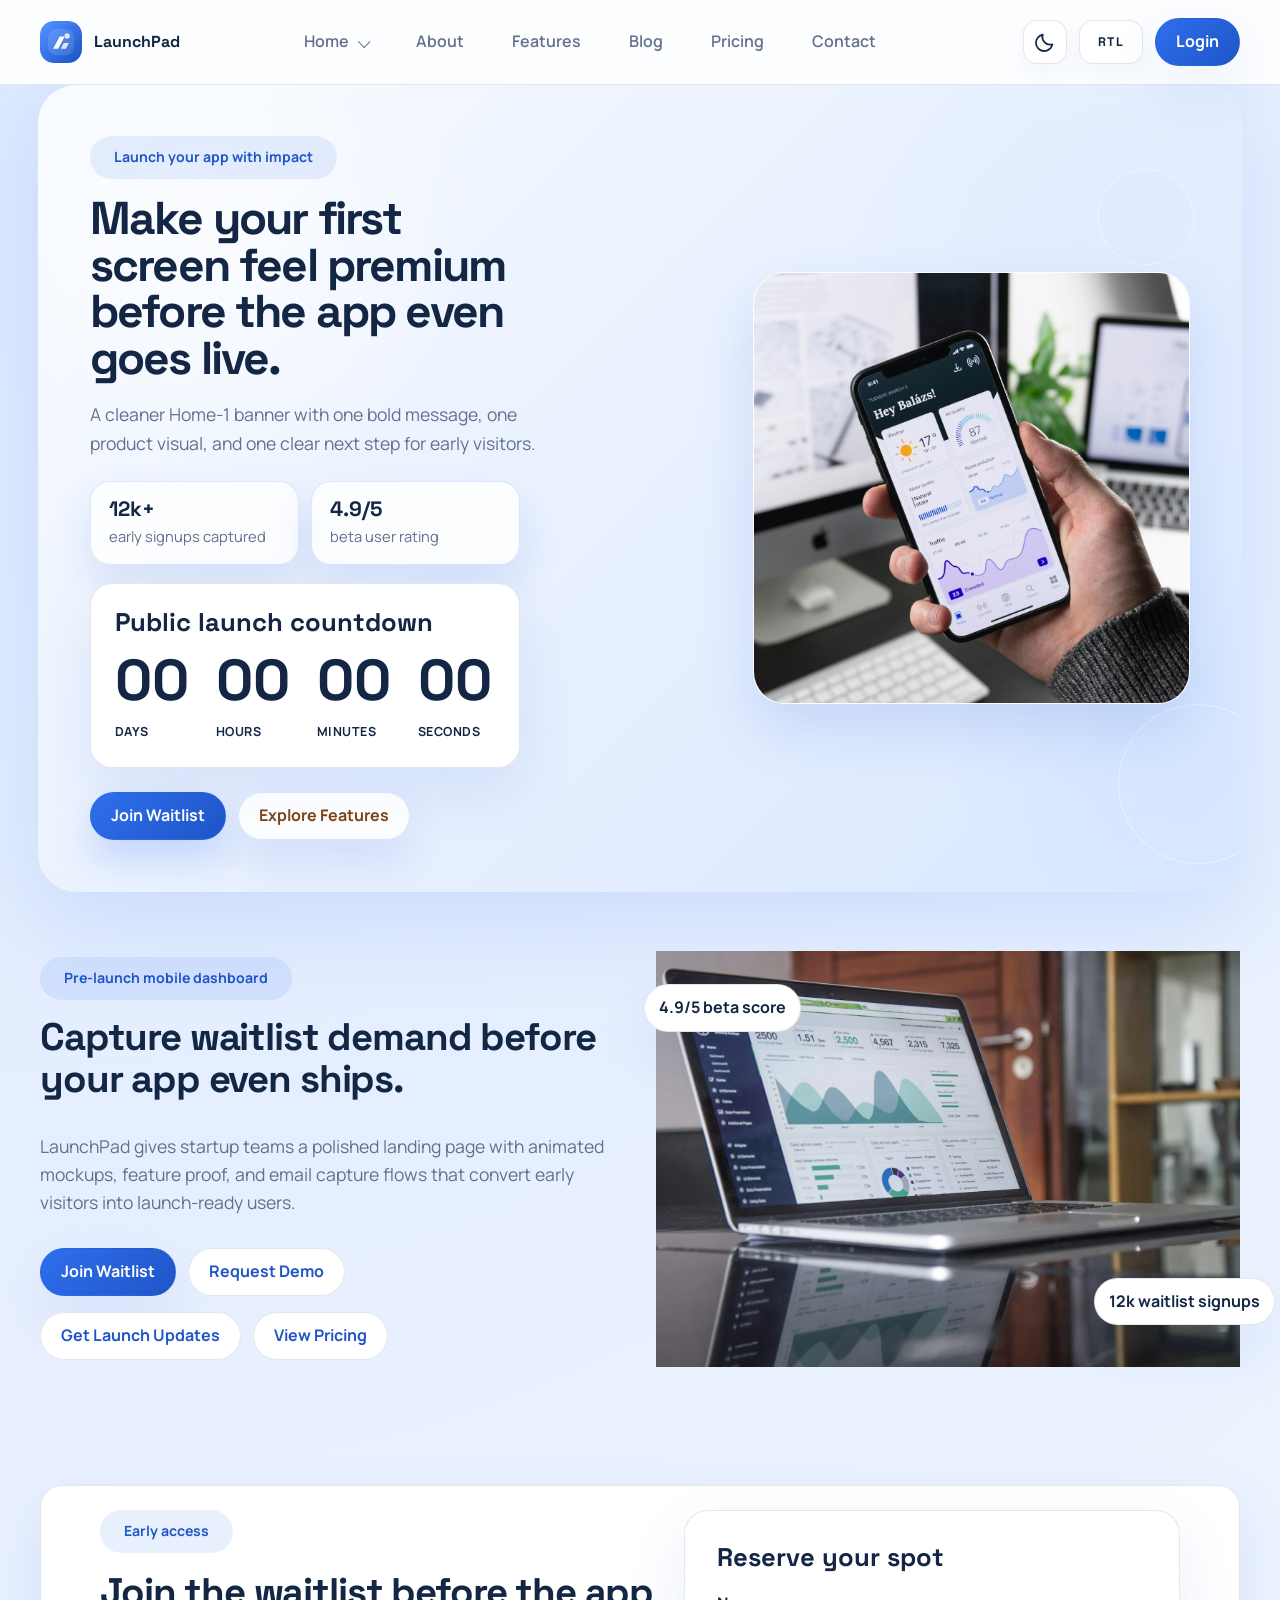
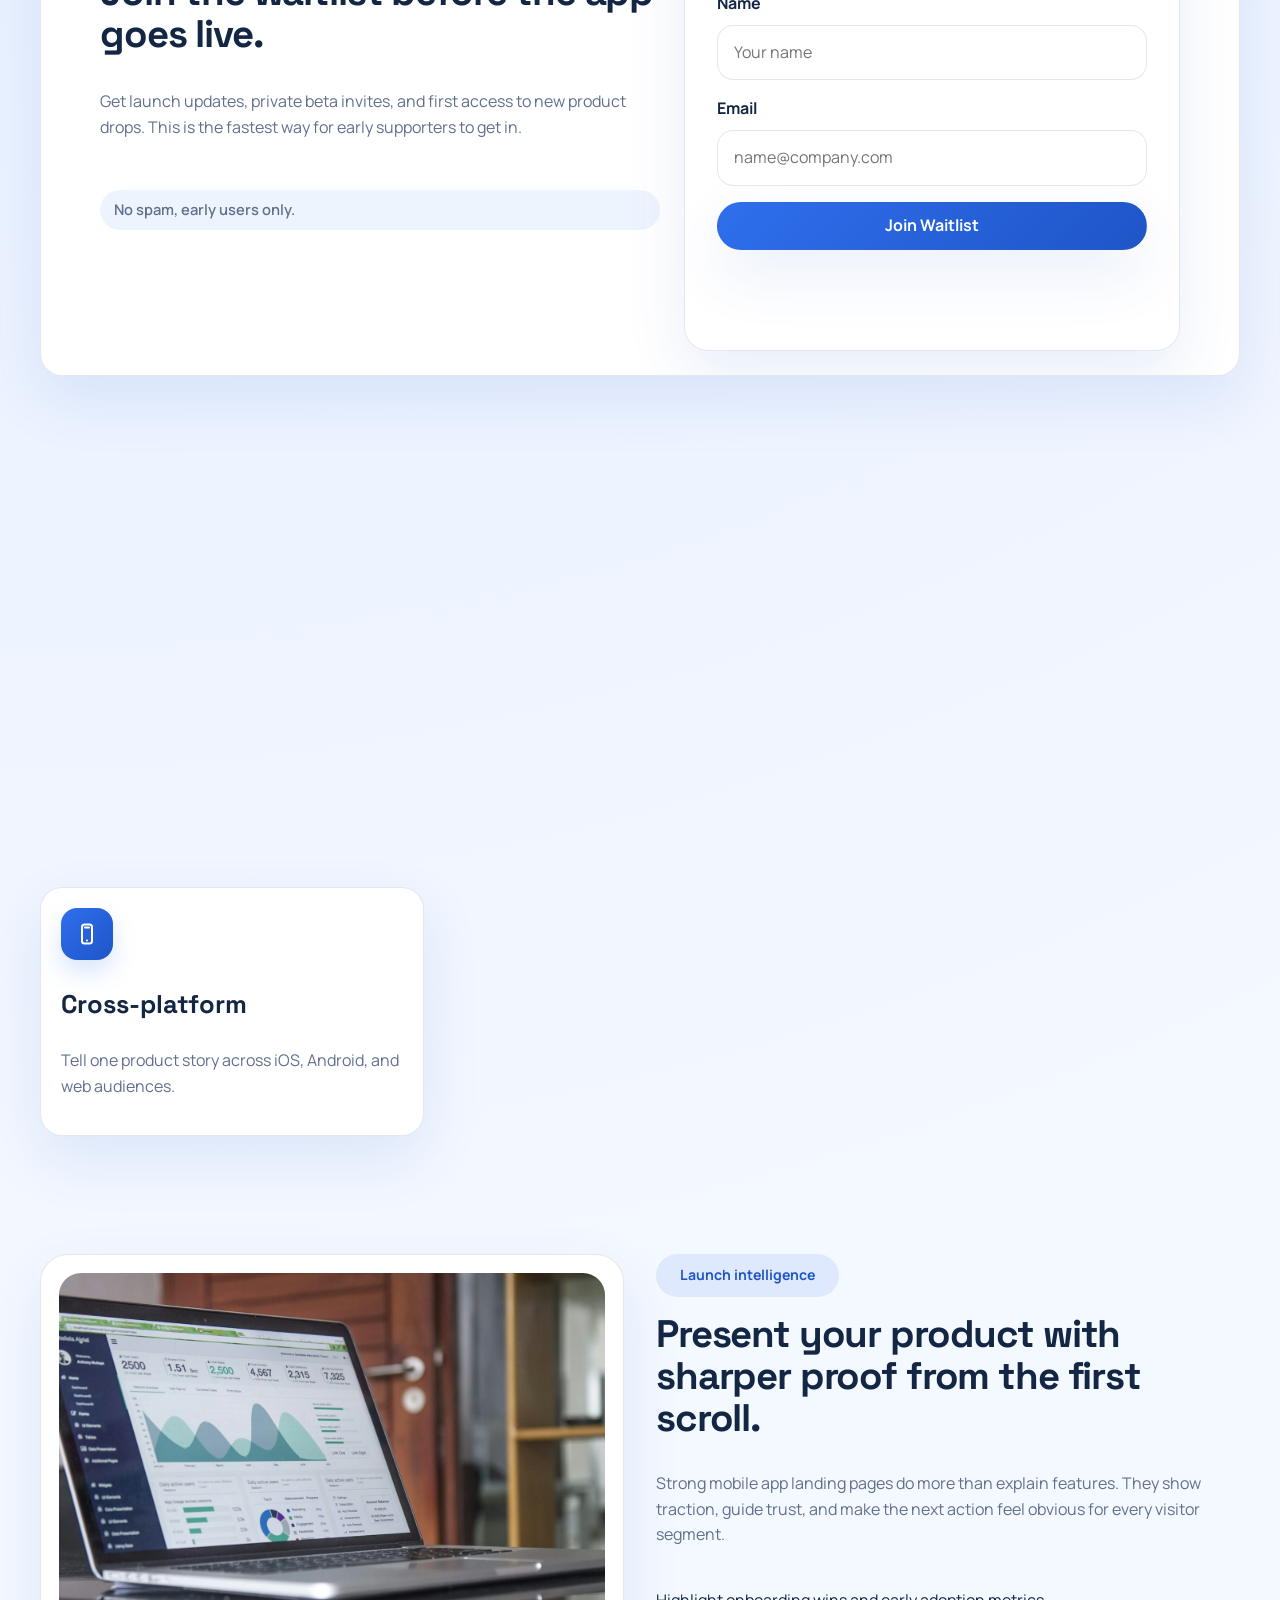
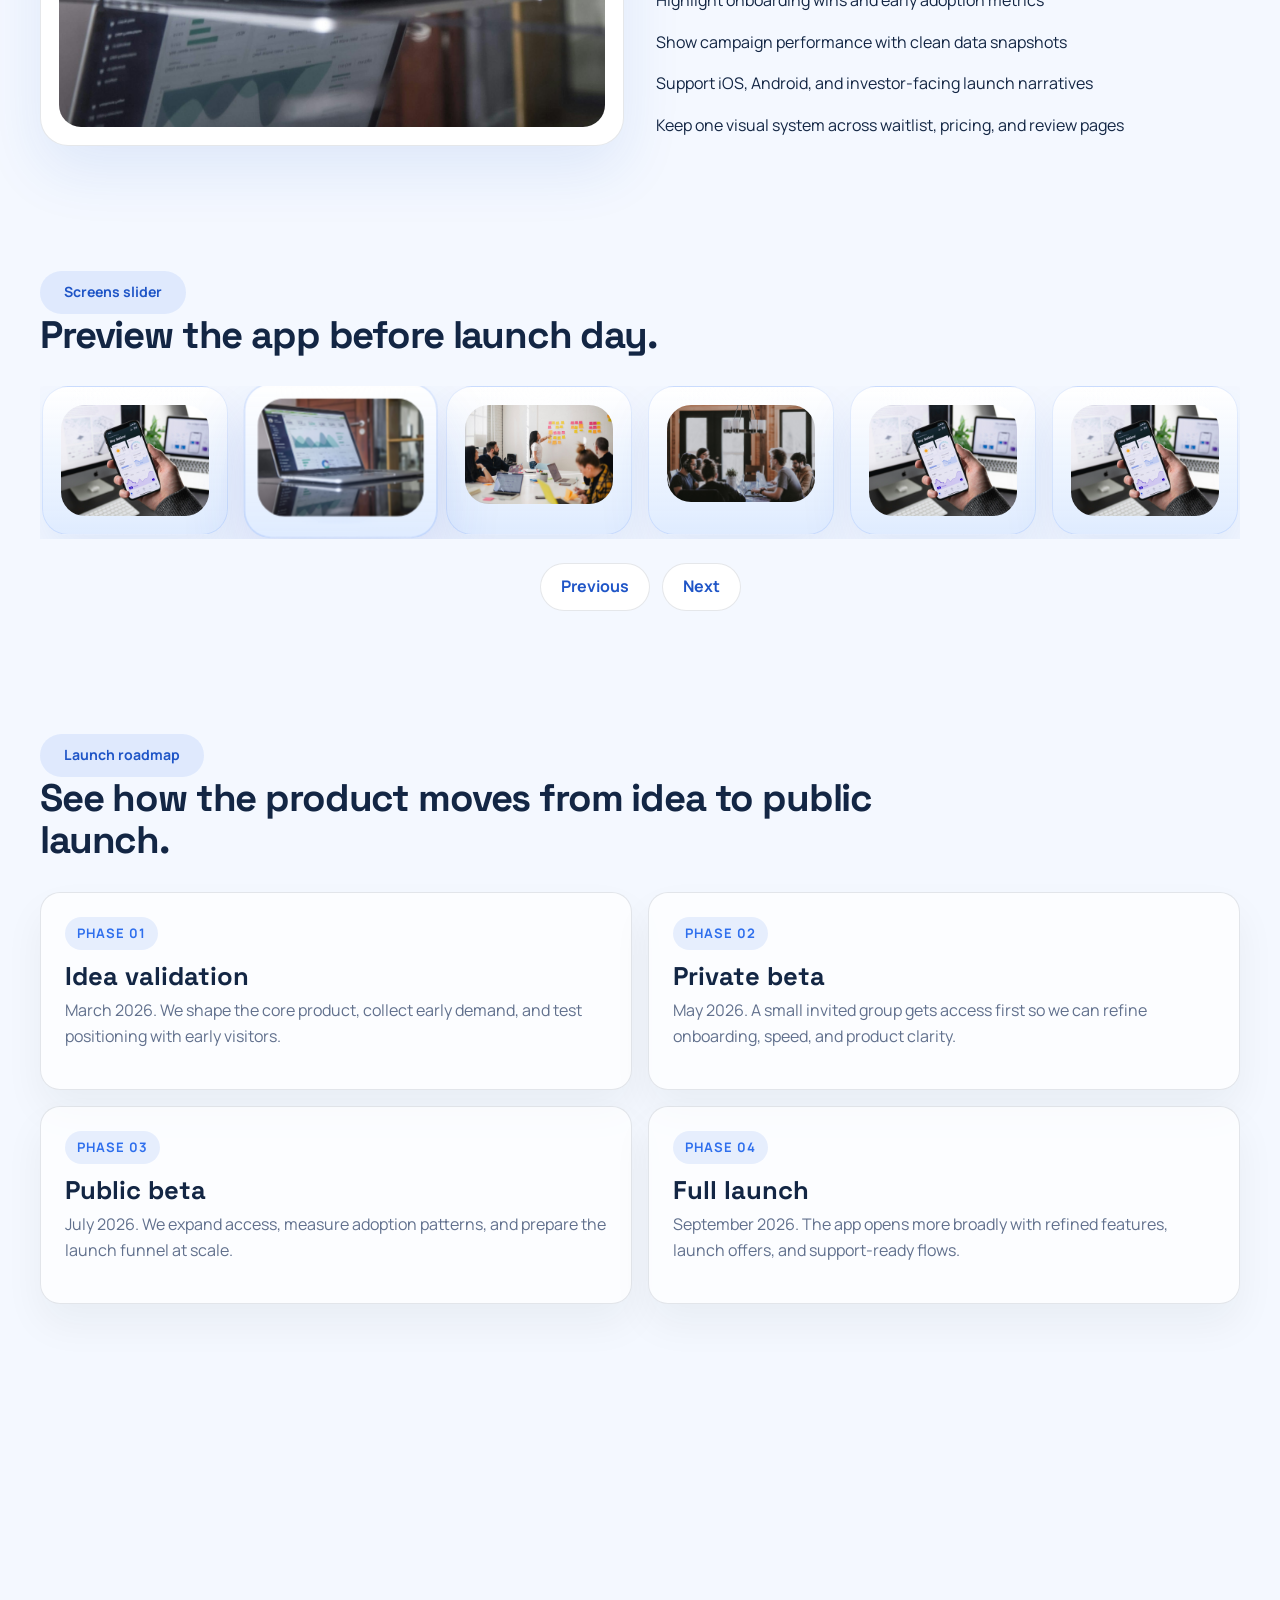
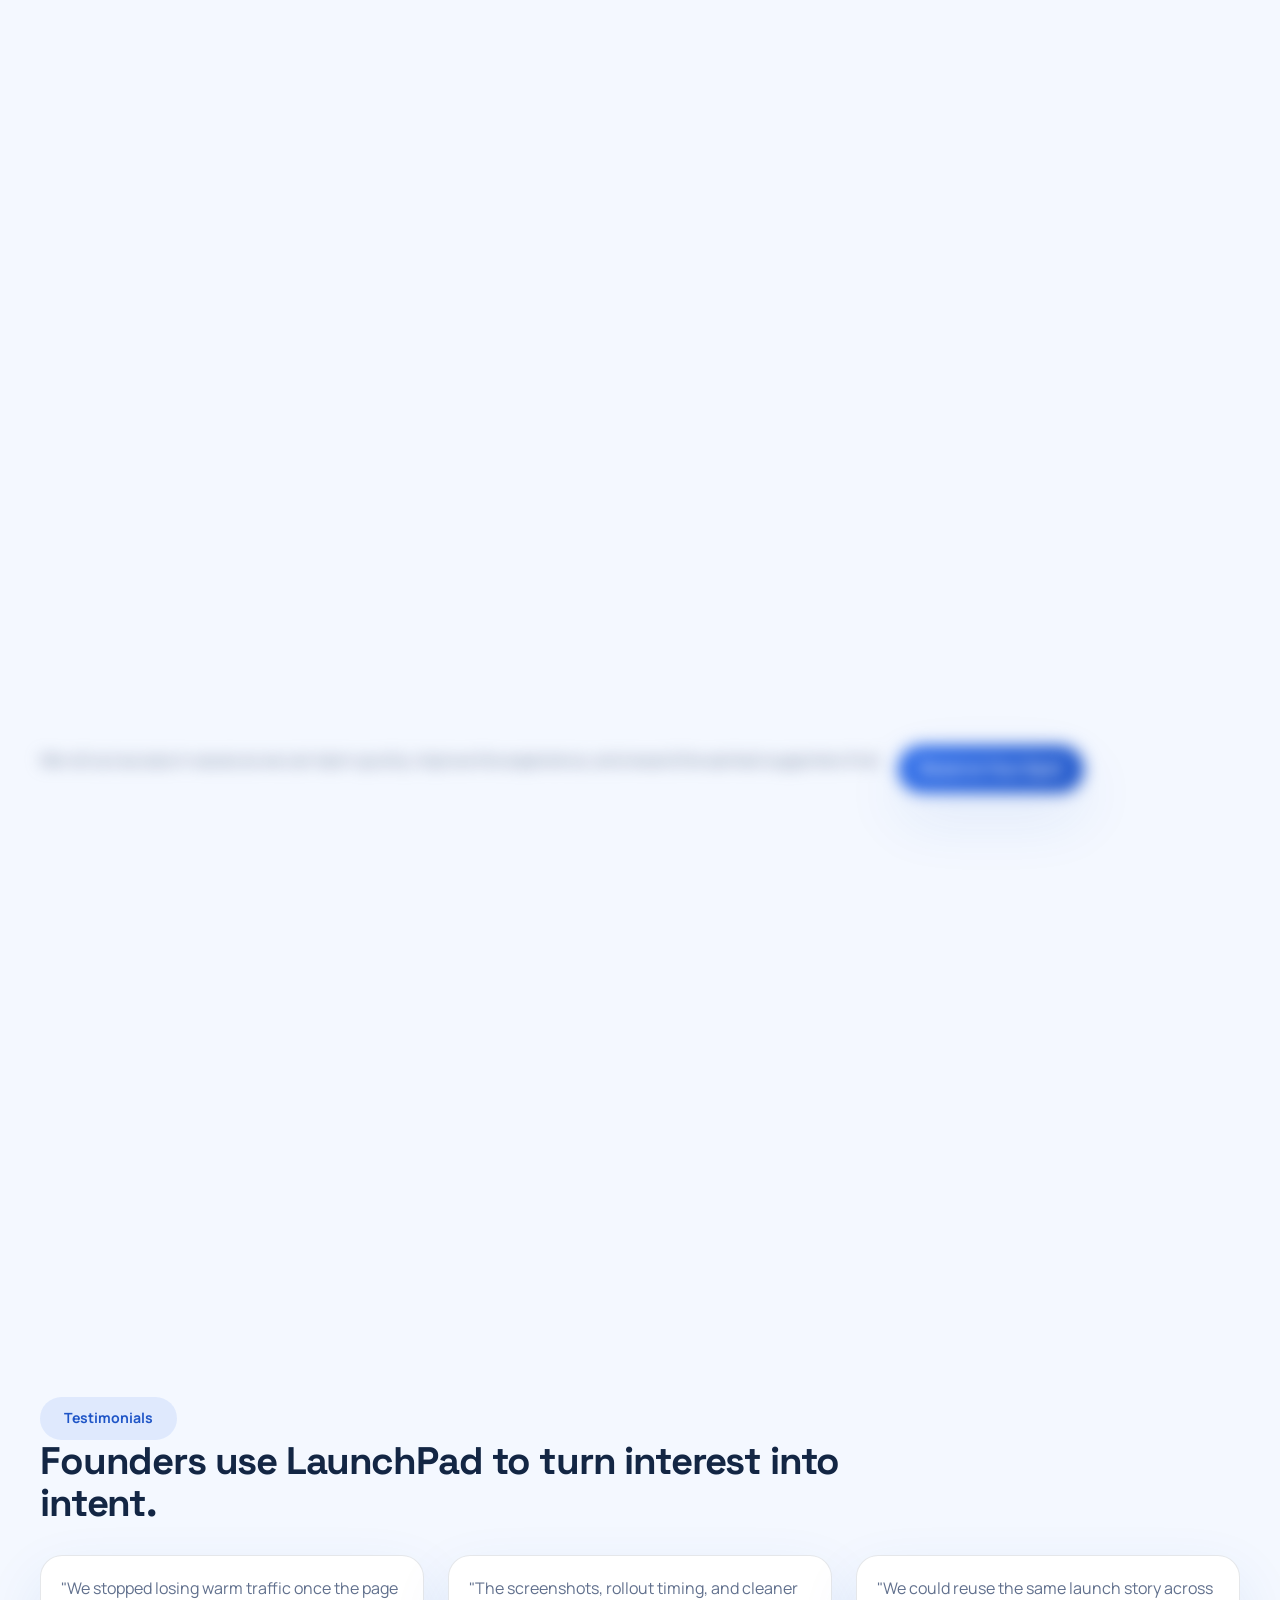
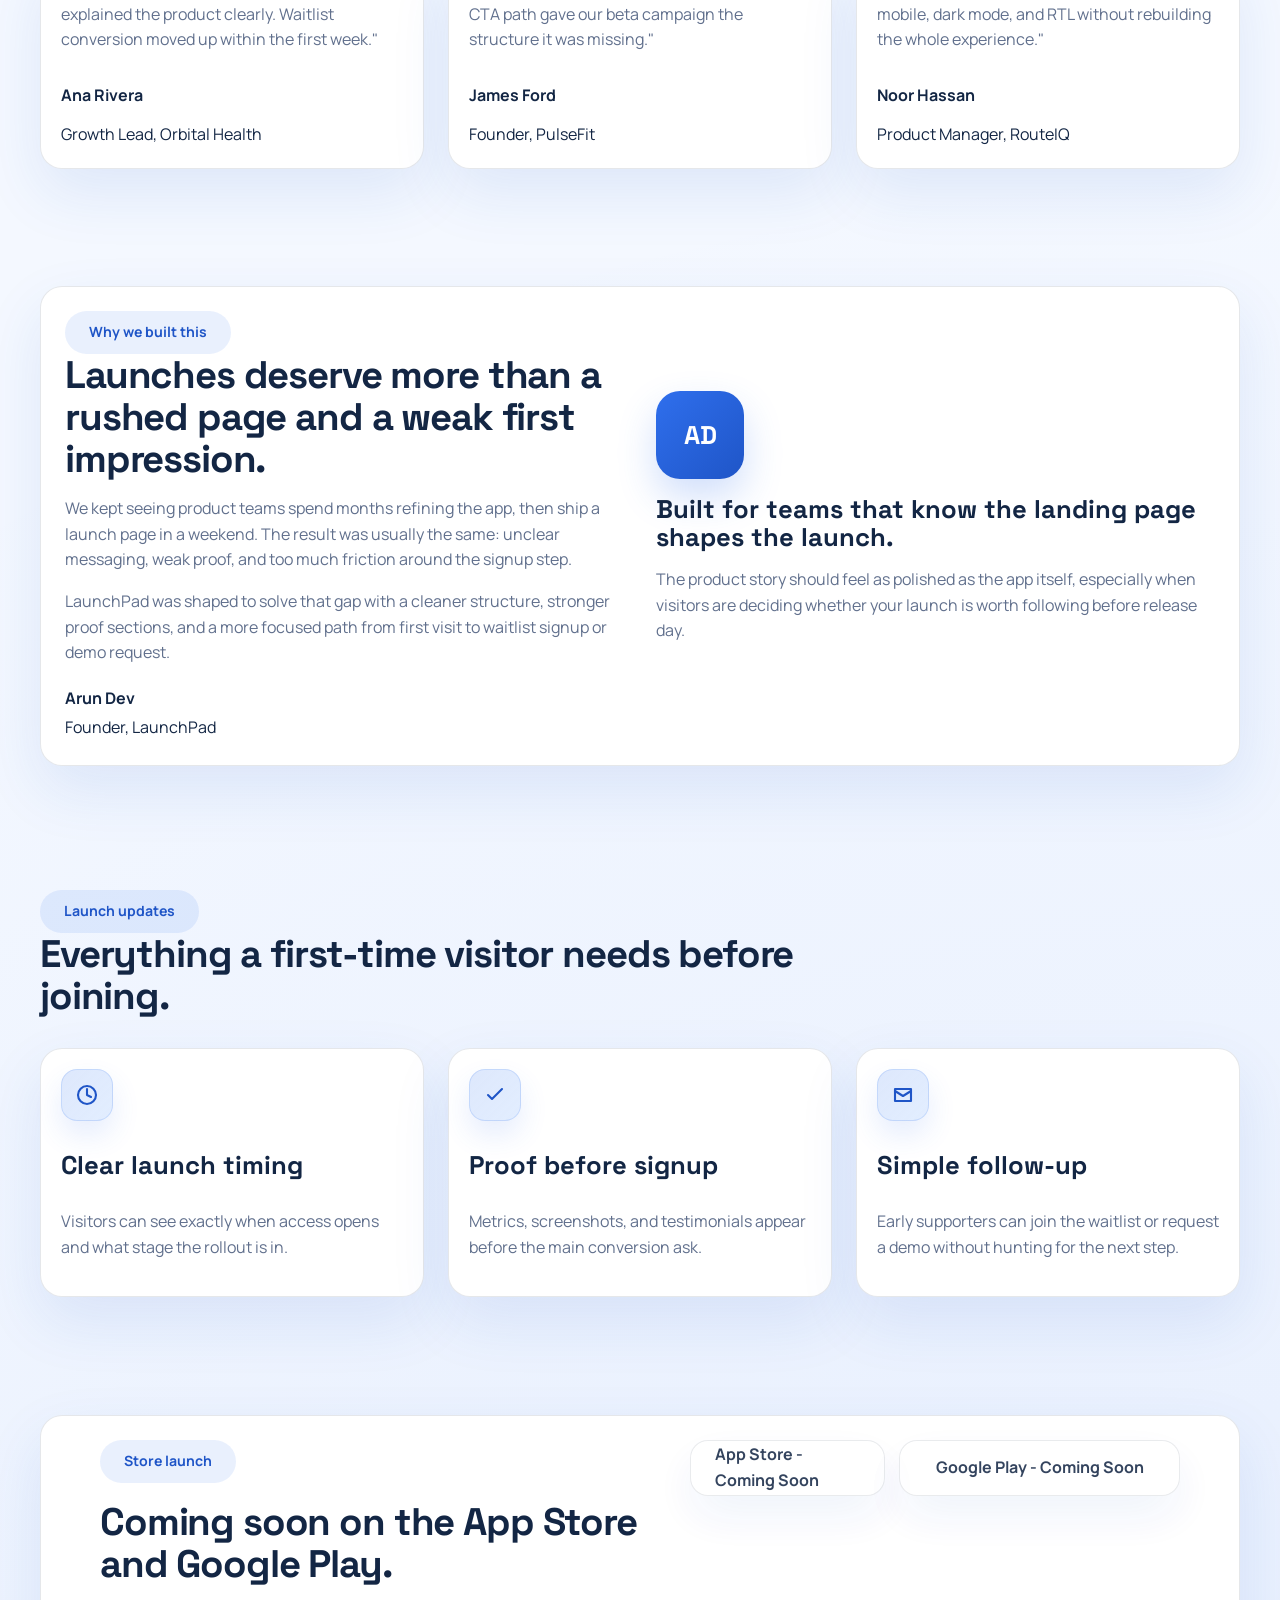
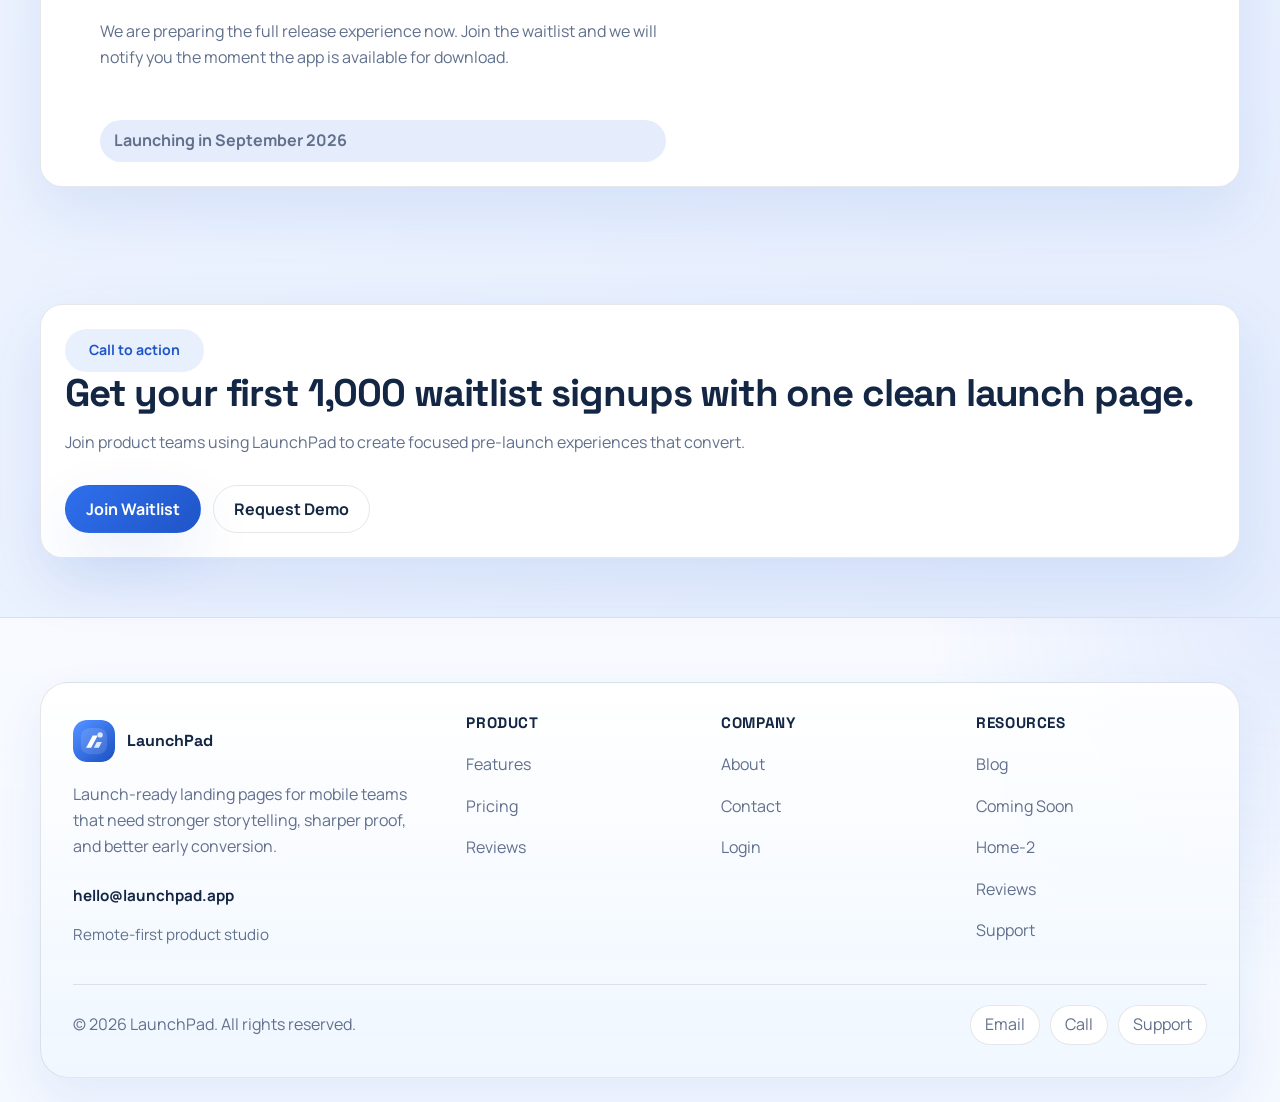
<file: pages/live_index_snapshot.html>
<!DOCTYPE html>
<html lang="en" dir="ltr">

<head>
    <meta charset="UTF-8">
    <meta name="viewport" content="width=device-width, initial-scale=1.0">
    <title>LaunchPad Home 1 | Pre-Launch App Landing</title>
    <meta name="description" content="LaunchPad Home 1 helps mobile teams collect early access signups with premium visuals, waitlist forms, proof points, and a clear pre-launch conversion path.">
    <link rel="icon" type="image/svg+xml" href="../assets/images/logo-mark.svg">
    <link rel="alternate icon" type="image/jpeg" href="../assets/images/logo-mark.jpg">
    <link rel="apple-touch-icon" href="../assets/images/logo-mark.jpg"><script type="application/ld+json">{"@context":"https://schema.org","@type":"WebPage","name":"LaunchPad Home 1 | Pre-Launch App Landing","description":"LaunchPad Home 1 helps mobile teams collect early access signups with premium visuals, waitlist forms, proof points, and a clear pre-launch conversion path.","url":"https://launchpad.app/pages/index.html","isPartOf":{"@type":"WebSite","name":"LaunchPad","url":"https://launchpad.app"},"about":{"@type":"Organization","name":"LaunchPad","url":"https://launchpad.app","logo":"https://launchpad.app/assets/images/logo-mark.svg","email":"hello@launchpad.app","telephone":"+1-415-555-0134","address":{"@type":"PostalAddress","streetAddress":"220 Market Street","addressLocality":"San Francisco","addressRegion":"CA","postalCode":"94103","addressCountry":"US"}}}</script>
    <link rel="preconnect" href="https://fonts.googleapis.com">
    <link rel="preconnect" href="https://fonts.gstatic.com" crossorigin>
    <link href="https://fonts.googleapis.com/css2?family=Manrope:wght@400;500;700;800&family=Space+Grotesk:wght@500;700&display=swap" rel="stylesheet">
    <link rel="stylesheet" href="../assets/css/style.css">
    <link rel="stylesheet" href="../assets/css/dark-mode.css">
    <link rel="stylesheet" href="../assets/css/rtl.css">

</head>

<body class="page-home-1 page-live-snapshot">
    <div class="site-shell">
        <header class="topbar">
            <div class="container">
                <a class="brand" href="./index.html">
                    <img class="brand-mark" src="../assets/images/logo-mark.svg" alt="LaunchPad logo">
                    <span>LaunchPad</span>
                </a>
                <button class="menu-toggle icon-button" type="button" data-menu-toggle aria-expanded="false" aria-label="Open navigation">
                    <span class="menu-toggle-icon" aria-hidden="true">
                        <span></span>
                        <span></span>
                        <span></span>
                    </span>
                </button>
                <nav class="nav-wrap" data-nav-wrap>
                    <ul class="nav-menu">
                        <li class="dropdown">
                            <button class="dropdown-toggle" type="button" data-dropdown-toggle>
                                <span>Home</span>
                                <span class="dropdown-caret" aria-hidden="true"></span>
                            </button>
                            <div class="dropdown-menu">
                                <a href="./index.html">Home-1</a>
                                <a href="./home-2.html">Home-2</a>
                            </div>
                        </li>
                        <li>
                            <a class="nav-link" href="./about.html">About</a>
                        </li>
                        <li>
                            <a class="nav-link" href="./features.html">Features</a>
                        </li>
                        <li>
                            <a class="nav-link" href="./blog.html">Blog</a>
                        </li>
                        <li>
                            <a class="nav-link" href="./pricing.html">Pricing</a>
                        </li>
                        <li>
                            <a class="nav-link" href="./contact.html">Contact</a>
                        </li>
                        <li class="index-mobile-actions" data-index-mobile-actions></li>
                    </ul>
                </nav>
                <div class="header-actions">
                    <button class="icon-button theme-toggle" type="button" data-theme-toggle aria-label="Switch to dark mode">
                        <span class="theme-toggle-icon" aria-hidden="true">
                            <span class="theme-icon theme-icon-sun">
                                <svg viewBox="0 0 24 24" role="presentation">
                                    <circle cx="12" cy="12" r="4"></circle>
                                    <path d="M12 2v2.5M12 19.5V22M4.93 4.93l1.77 1.77M17.3 17.3l1.77 1.77M2 12h2.5M19.5 12H22M4.93 19.07l1.77-1.77M17.3 6.7l1.77-1.77"></path>
                                </svg>
                            </span>
                            <span class="theme-icon theme-icon-moon">
                                <svg viewBox="0 0 24 24" role="presentation">
                                    <path d="M20 14.5A8.5 8.5 0 0 1 9.5 4 9 9 0 1 0 20 14.5Z"></path>
                                </svg>
                            </span>
                        </span>
                    </button>
                    <button class="icon-button rtl-toggle" type="button" data-rtl-toggle aria-label="Toggle RTL layout">
                        <span class="rtl-toggle-label" aria-hidden="true">RTL</span>
                    </button>
                    <a class="primary-btn login-btn" href="./login.html">Login</a>
                </div>
            </div>
        </header>

        <main>
            <section id="home-banner" class="app-showcase-hero hero-banner hero-banner-home">
                <div class="container">
                    <div class="app-showcase-grid">
                        <div class="app-showcase-copy reveal-up">
                            <span class="eyebrow">Launch your app with impact</span>
                            <h1 id="home-banner-title">Make your first screen feel premium before the app even goes live.</h1>
                            <p id="home-banner-copy" class="lede">A cleaner Home-1 banner with one bold message, one product visual, and one clear next step for early visitors.</p>
                            <div class="showcase-metrics fade-in">
                                <div class="showcase-metric">
                                    <strong>12k+</strong>
                                    <span>early signups captured</span>
                                </div>
                                <div class="showcase-metric">
                                    <strong>4.9/5</strong>
                                    <span>beta user rating</span>
                                </div>
                            </div>
                            <div class="countdown-card fade-in" data-countdown="2026-09-15T09:00:00">
                                <h3>Public launch countdown</h3>
                                <div class="countdown-grid">
                                    <div>
                                        <strong data-days>00</strong>
                                        <span>Days</span>
                                    </div>
                                    <div>
                                        <strong data-hours>00</strong>
                                        <span>Hours</span>
                                    </div>
                                    <div>
                                        <strong data-minutes>00</strong>
                                        <span>Minutes</span>
                                    </div>
                                    <div>
                                        <strong data-seconds>00</strong>
                                        <span>Seconds</span>
                                    </div>
                                </div>
                            </div>
                            <div class="hero-actions fade-in">
                                <a class="secondary-btn" href="#waitlist">Join Waitlist</a>
                                <a class="ghost-btn" href="./features.html">Explore Features</a>
                            </div>
                        </div>
                        <div class="app-showcase-visual fade-in">
                            <figure class="home-banner-visual-card">
                                <img src="../assets/images/hero-app-real.jpg" alt="LaunchPad dashboard preview on a mobile device">
                            </figure>
                        </div>
                    </div>
                </div>
            </section>

            <section class="hero">
                <div class="container hero-grid">
                    <div class="reveal-up">
                        <span class="eyebrow">Pre-launch mobile dashboard</span>
                        <h2>Capture waitlist demand before your app even ships.</h2>
                        <p class="lede">LaunchPad gives startup teams a polished landing page with animated mockups, feature proof, and email capture flows that convert early visitors into launch-ready users.</p>
                        <div class="hero-actions fade-in">
                            <a class="primary-btn" href="#waitlist">Join Waitlist</a>
                            <a class="secondary-btn" href="./contact.html">Request Demo</a>
                        </div>
                        <div class="app-badges fade-in">
                            <a class="secondary-btn" href="#waitlist">Get Launch Updates</a>
                            <a class="secondary-btn" href="./pricing.html">View Pricing</a>
                        </div>
                    </div>
                    <div class="hero-visual fade-in">
                        <img src="../assets/images/analytics-briefing-real.jpg" alt="Phone view showing LaunchPad analytics dashboard and campaign metrics">
                        <div class="floating-badge one">4.9/5 beta score</div>
                        <div class="floating-badge two">12k waitlist signups</div>
                    </div>
                </div>
            </section>

            <section id="waitlist">
                <div class="container hero-card waitlist-shell reveal-up">
                    <div class="waitlist-layout">
                        <div class="waitlist-copy">
                            <span class="eyebrow">Early access</span>
                            <h2>Join the waitlist before the app goes live.</h2>
                            <p>Get launch updates, private beta invites, and first access to new product drops. This is the fastest way for early supporters to get in.</p>
                            <span class="waitlist-trust">No spam, early users only.</span>
                        </div>
                        <div class="waitlist-form-card fade-in">
                            <h3>Reserve your spot</h3>
                            <form class="auth-form" data-validate data-form-behavior="mailto" data-mailto="hello@launchpad.app" data-mailto-subject="LaunchPad waitlist request" novalidate>
                                <div class="field">
                                    <label for="waitlist-name">Name</label>
                                    <input id="waitlist-name" name="name" type="text" required placeholder="Your name">
                                </div>
                                <div class="field">
                                    <label for="waitlist-email">Email</label>
                                    <input id="waitlist-email" name="email" type="email" required placeholder="name@company.com">
                                </div>
                                <button class="primary-btn" type="submit">Join Waitlist</button>
                                <p class="form-status" data-form-status aria-live="polite" role="status"></p>
                            </form>
                        </div>
                    </div>
                </div>
            </section>

            <section>
                <div class="container">
                    <div class="section-head reveal-up">
                        <span class="eyebrow">Core benefits</span>
                        <h2>Built for fast-moving product launches.</h2>
                    </div>
                    <div class="benefits-grid">
                        <article class="benefit-card fade-in">
                            <div class="icon-wrap" aria-hidden="true"><svg viewBox="0 0 24 24"><path d="m13 3-6 10h4l-1 8 7-11h-4l1-7Z"></path></svg></div>
                            <h3>Speed</h3>
                            <p>Launch pages load fast and feel instant across all breakpoints.</p>
                        </article>
                        <article class="benefit-card fade-in">
                            <div class="icon-wrap" aria-hidden="true"><svg viewBox="0 0 24 24"><path d="M12 3l7 4v5c0 5-3.5 7.5-7 9-3.5-1.5-7-4-7-9V7l7-4Z"></path><path d="m9.5 12 1.8 1.8L15 10"></path></svg></div>
                            <h3>Security</h3>
                            <p>Trust-first forms and secure access cues reduce signup hesitation.</p>
                        </article>
                        <article class="benefit-card fade-in">
                            <div class="icon-wrap" aria-hidden="true"><svg viewBox="0 0 24 24"><rect x="3" y="4" width="18" height="16" rx="2"></rect><path d="M3 10h18"></path><path d="M9 20V10"></path></svg></div>
                            <h3>Easy UI</h3>
                            <p>Every section is structured for clarity, focus, and conversion.</p>
                        </article>
                        <article class="benefit-card fade-in">
                            <div class="icon-wrap" aria-hidden="true"><svg viewBox="0 0 24 24"><rect x="7" y="2.5" width="10" height="19" rx="2.5"></rect><path d="M10 5.5h4"></path><path d="M12 18.5h.01"></path></svg></div>
                            <h3>Cross-platform</h3>
                            <p>Tell one product story across iOS, Android, and web audiences.</p>
                        </article>
                    </div>
                </div>
            </section>

            <section>
                <div class="container feature-pair">
                    <div class="video-card fade-in">
                        <img class="media-shot" src="../assets/images/analytics-briefing-real.jpg" alt="Analytics dashboard used for launch campaign performance review">
                    </div>
                    <div class="reveal-up">
                        <span class="eyebrow">Launch intelligence</span>
                        <h2>Present your product with sharper proof from the first scroll.</h2>
                        <p>Strong mobile app landing pages do more than explain features. They show traction, guide trust, and make the next action feel obvious for every visitor segment.</p>
                        <ul class="check-list">
                            <li>Highlight onboarding wins and early adoption metrics</li>
                            <li>Show campaign performance with clean data snapshots</li>
                            <li>Support iOS, Android, and investor-facing launch narratives</li>
                            <li>Keep one visual system across waitlist, pricing, and review pages</li>
                        </ul>
                    </div>
                </div>
            </section>

            <section>
                <div class="container">
                    <div class="section-head reveal-up">
                        <span class="eyebrow">Screens slider</span>
                        <h2>Preview the app before launch day.</h2>
                    </div>
                    <div class="slider-track fade-in" id="screens-slider">
                        <article class="screenshot-card fade-in">
                            <img src="../assets/images/screen-1-real.jpg" alt="Campaign summary screen">
                        </article>
                        <article class="screenshot-card fade-in">
                            <img src="../assets/images/screen-2-real.jpg" alt="Audience insights screen">
                        </article>
                        <article class="screenshot-card fade-in">
                            <img src="../assets/images/screen-3-real.jpg" alt="Workflow automation screen">
                        </article>
                        <article class="screenshot-card fade-in">
                            <img src="../assets/images/screen-4-real.jpg" alt="Retention tracking screen">
                        </article>
                        <article class="screenshot-card fade-in">
                            <img src="../assets/images/mobile-dashboard-real.jpg" alt="Mobile dashboard product screen">
                        </article>
                        <article class="screenshot-card fade-in">
                            <img src="../assets/images/review-video-real.jpg" alt="Hero product preview screen">
                        </article>
                    </div>
                    <div class="slider-controls fade-in" data-slider-controls="screens-slider">
                        <button class="secondary-btn" data-slide="prev">Previous</button>
                        <button class="secondary-btn" data-slide="next">Next</button>
                    </div>
                </div>
            </section>

            <section>
                <div class="container">
                    <div class="section-head reveal-up">
                        <span class="eyebrow">Launch roadmap</span>
                        <h2>See how the product moves from idea to public launch.</h2>
                    </div>
                    <div class="roadmap-grid">
                        <article class="roadmap-item fade-in">
                            <strong>Phase 01</strong>
                            <h3>Idea validation</h3>
                            <p>March 2026. We shape the core product, collect early demand, and test positioning with early visitors.</p>
                        </article>
                        <article class="roadmap-item fade-in">
                            <strong>Phase 02</strong>
                            <h3>Private beta</h3>
                            <p>May 2026. A small invited group gets access first so we can refine onboarding, speed, and product clarity.</p>
                        </article>
                        <article class="roadmap-item fade-in">
                            <strong>Phase 03</strong>
                            <h3>Public beta</h3>
                            <p>July 2026. We expand access, measure adoption patterns, and prepare the launch funnel at scale.</p>
                        </article>
                        <article class="roadmap-item fade-in">
                            <strong>Phase 04</strong>
                            <h3>Full launch</h3>
                            <p>September 2026. The app opens more broadly with refined features, launch offers, and support-ready flows.</p>
                        </article>
                    </div>
                </div>
            </section>

            <section>
                <div class="container">
                    <div class="section-head reveal-up">
                        <span class="eyebrow">How it works</span>
                        <h2>Three simple steps to fill your pre-launch pipeline.</h2>
                    </div>
                    <div class="feature-grid">
                        <article class="feature-card fade-in">
                            <div class="icon-wrap" aria-hidden="true"><svg viewBox="0 0 24 24"><path d="m5 12 4 4L19 6"></path></svg></div>
                            <h3>Sign up</h3>
                            <p>Publish a polished landing page and connect your lead workflow.</p>
                        </article>
                        <article class="feature-card fade-in">
                            <div class="icon-wrap" aria-hidden="true"><svg viewBox="0 0 24 24"><path d="M4 7h16"></path><path d="M4 12h10"></path><path d="M4 17h13"></path></svg></div>
                            <h3>Use feature flows</h3>
                            <p>Guide visitors through product previews, proof, and benefits.</p>
                        </article>
                        <article class="feature-card fade-in">
                            <div class="icon-wrap" aria-hidden="true"><svg viewBox="0 0 24 24"><path d="M5 12h14"></path><path d="m13 6 6 6-6 6"></path></svg></div>
                            <h3>Get results</h3>
                            <p>Track momentum with urgency, metrics, and clear CTAs.</p>
                        </article>
                    </div>
                </div>
            </section>

            <section>
                <div class="container">
                    <div class="section-head reveal-up">
                        <span class="eyebrow">Beta program</span>
                        <h2>Who gets access first during the rollout.</h2>
                    </div>
                    <div class="feature-grid">
                        <article class="beta-card fade-in">
                            <div class="icon-wrap" aria-hidden="true"><svg viewBox="0 0 24 24"><path d="M16 21v-2a4 4 0 0 0-4-4H7a4 4 0 0 0-4 4v2"></path><circle cx="9.5" cy="7" r="4"></circle><path d="M20 8v6"></path><path d="M23 11h-6"></path></svg></div>
                            <h3>Creators</h3>
                            <p>Creators and product storytellers join first to test real sharing flows and launch messaging.</p>
                        </article>
                        <article class="beta-card fade-in">
                            <div class="icon-wrap" aria-hidden="true"><svg viewBox="0 0 24 24"><path d="M12 3H5a2 2 0 0 0-2 2v14l4-3h5a2 2 0 0 0 2-2V5a2 2 0 0 0-2-2Z"></path><path d="M16 8h3a2 2 0 0 1 2 2v11l-4-3h-1"></path></svg></div>
                            <h3>Founders</h3>
                            <p>Startup founders and operators get early access to validate launch campaigns and conversion performance.</p>
                        </article>
                        <article class="beta-card fade-in">
                            <div class="icon-wrap" aria-hidden="true"><svg viewBox="0 0 24 24"><path d="M4 13a8 8 0 0 1 16 0"></path><path d="M18 15v3a2 2 0 0 1-2 2h-1"></path><path d="M6 15v3a2 2 0 0 0 2 2h1"></path><path d="M9 18h6"></path></svg></div>
                            <h3>Testers</h3>
                            <p>Early supporters and QA-focused users help us tighten usability, polish, and app reliability before launch day.</p>
                        </article>
                    </div>
                    <div class="beta-footer reveal-up">
                        <p>We roll out access in waves so we can learn quickly, improve the experience, and reward the earliest supporters first.</p>
                        <a class="primary-btn" href="#waitlist">Reserve Your Spot</a>
                    </div>
                </div>
            </section>

            <section>
                <div class="container">
                    <div class="section-head reveal-up">
                        <span class="eyebrow">FAQ</span>
                        <h2>Quick answers before you launch.</h2>
                    </div>
                    <div class="faq-list">
                        <details class="faq-item fade-in">
                            <summary>Can I use this page before my app is live in the store?</summary>
                            <p>Yes. The template is designed for waitlists, beta invites, and launch announcements before public release.</p>
                        </details>
                        <details class="faq-item fade-in">
                            <summary>Will the layout still work well on mobile screens?</summary>
                            <p>Yes. The sections, forms, and call-to-action blocks are built to stay readable and tappable across smaller devices.</p>
                        </details>
                        <details class="faq-item fade-in">
                            <summary>Can I highlight screenshots and proof in the same page?</summary>
                            <p>Yes. LaunchPad is structured to combine product visuals, metrics, and testimonials without making the story feel crowded.</p>
                        </details>
                    </div>
                </div>
            </section>

            <section>
                <div class="container">
                    <div class="section-head reveal-up">
                        <span class="eyebrow">Testimonials</span>
                        <h2>Founders use LaunchPad to turn interest into intent.</h2>
                    </div>
                    <div class="testimonials-grid">
                        <article class="testimonial-card fade-in">
                            <p>"We stopped losing warm traffic once the page explained the product clearly. Waitlist conversion moved up within the first week."</p>
                            <strong>Ana Rivera</strong>
                            <span>Growth Lead, Orbital Health</span>
                        </article>
                        <article class="testimonial-card fade-in">
                            <p>"The screenshots, rollout timing, and cleaner CTA path gave our beta campaign the structure it was missing."</p>
                            <strong>James Ford</strong>
                            <span>Founder, PulseFit</span>
                        </article>
                        <article class="testimonial-card fade-in">
                            <p>"We could reuse the same launch story across mobile, dark mode, and RTL without rebuilding the whole experience."</p>
                            <strong>Noor Hassan</strong>
                            <span>Product Manager, RouteIQ</span>
                        </article>
                    </div>
                </div>
            </section>

            <section>
                <div class="container hero-card founder-shell reveal-up">
                    <div class="founder-layout">
                        <div class="founder-note fade-in">
                            <span class="eyebrow">Why we built this</span>
                            <h2>Launches deserve more than a rushed page and a weak first impression.</h2>
                            <p>We kept seeing product teams spend months refining the app, then ship a launch page in a weekend. The result was usually the same: unclear messaging, weak proof, and too much friction around the signup step.</p>
                            <p>LaunchPad was shaped to solve that gap with a cleaner structure, stronger proof sections, and a more focused path from first visit to waitlist signup or demo request.</p>
                            <div class="founder-meta">
                                <strong>Arun Dev</strong>
                                <span>Founder, LaunchPad</span>
                            </div>
                        </div>
                        <div class="founder-note fade-in">
                            <div class="founder-avatar">AD</div>
                            <h3>Built for teams that know the landing page shapes the launch.</h3>
                            <p>The product story should feel as polished as the app itself, especially when visitors are deciding whether your launch is worth following before release day.</p>
                        </div>
                    </div>
                </div>
            </section>

            <section>
                <div class="container">
                    <div class="section-head reveal-up">
                        <span class="eyebrow">Launch updates</span>
                        <h2>Everything a first-time visitor needs before joining.</h2>
                    </div>
                    <div class="feature-grid">
                        <article class="feature-card fade-in">
                            <div class="icon-wrap" aria-hidden="true"><svg viewBox="0 0 24 24"><path d="M12 6v6l4 2"></path><circle cx="12" cy="12" r="9"></circle></svg></div>
                            <h3>Clear launch timing</h3>
                            <p>Visitors can see exactly when access opens and what stage the rollout is in.</p>
                        </article>
                        <article class="feature-card fade-in">
                            <div class="icon-wrap" aria-hidden="true"><svg viewBox="0 0 24 24"><path d="m5 12 4 4L19 6"></path></svg></div>
                            <h3>Proof before signup</h3>
                            <p>Metrics, screenshots, and testimonials appear before the main conversion ask.</p>
                        </article>
                        <article class="feature-card fade-in">
                            <div class="icon-wrap" aria-hidden="true"><svg viewBox="0 0 24 24"><path d="M4 6h16v12H4z"></path><path d="m4 8 8 5 8-5"></path></svg></div>
                            <h3>Simple follow-up</h3>
                            <p>Early supporters can join the waitlist or request a demo without hunting for the next step.</p>
                        </article>
                    </div>
                </div>
            </section>

            <section>
                <div class="container hero-card store-shell reveal-up">
                    <div class="store-layout">
                        <div class="store-copy">
                            <span class="eyebrow">Store launch</span>
                            <h2>Coming soon on the App Store and Google Play.</h2>
                            <p>We are preparing the full release experience now. Join the waitlist and we will notify you the moment the app is available for download.</p>
                            <span class="store-note">Launching in September 2026</span>
                        </div>
                        <div class="store-actions fade-in">
                            <span class="store-chip">App Store - Coming Soon</span>
                            <span class="store-chip">Google Play - Coming Soon</span>
                        </div>
                    </div>
                </div>
            </section>

            <section>
                <div class="container hero-card reveal-up">
                    <div>
                        <span class="eyebrow">Call to action</span>
                        <h2>Get your first 1,000 waitlist signups with one clean launch page.</h2>
                        <p>Join product teams using LaunchPad to create focused pre-launch experiences that convert.</p>
                    </div>
                    <div class="cta-actions">
                        <a class="primary-btn" href="#waitlist">Join Waitlist</a>
                        <a class="ghost-btn" href="./contact.html">Request Demo</a>
                    </div>
                </div>
            </section>
        </main>

        <footer class="site-footer">
            <div class="container">
                <div class="footer-grid">
                    <div class="footer-brand-block">
                        <a class="brand" href="./index.html">
                            <img class="brand-mark" src="../assets/images/logo-mark.svg" alt="LaunchPad logo">
                            <span>LaunchPad</span>
                        </a>
                        <p class="footer-copy">Launch-ready landing pages for mobile teams that need stronger storytelling, sharper proof, and better early conversion.</p>
                        <div class="footer-contact">
                            <a href="mailto:hello@launchpad.app">hello@launchpad.app</a>
                            <span>Remote-first product studio</span>
                        </div>
                    </div>
                    <div class="footer-links">
                        <h3>Product</h3>
                        <ul>
                            <li><a href="./features.html">Features</a></li>
                            <li><a href="./pricing.html">Pricing</a></li>
                            <li><a href="./reviews.html">Reviews</a></li>
                        </ul>
                    </div>
                    <div class="footer-links">
                        <h3>Company</h3>
                        <ul>
                            <li><a href="./about.html">About</a></li>
                            <li><a href="./contact.html">Contact</a></li>
                            <li><a href="./login.html">Login</a></li>
                        </ul>
                    </div>
                    <div class="footer-links">
                        <h3>Resources</h3>
                        <ul>
                            <li><a href="./blog.html">Blog</a></li>
                            <li><a href="./coming-soon.html">Coming Soon</a></li>
                            <li><a href="./home-2.html">Home-2</a></li>
                            <li><a href="./reviews.html">Reviews</a></li>
                            <li><a href="./contact.html">Support</a></li>
                        </ul>
                    </div>
                </div>
                <div class="footer-bottom">
                    <span>&copy; <span data-year></span> LaunchPad. All rights reserved.</span>
                    <div class="social-list">
                        <a href="mailto:hello@launchpad.app">Email</a>
                        <a href="tel:+14155550134">Call</a>
                        <a href="./contact.html">Support</a>
                    </div>
                </div>
            </div>
        </footer>
        <script src="../assets/js/main.js"></script>
    </div>
</body>

</html>
</file>
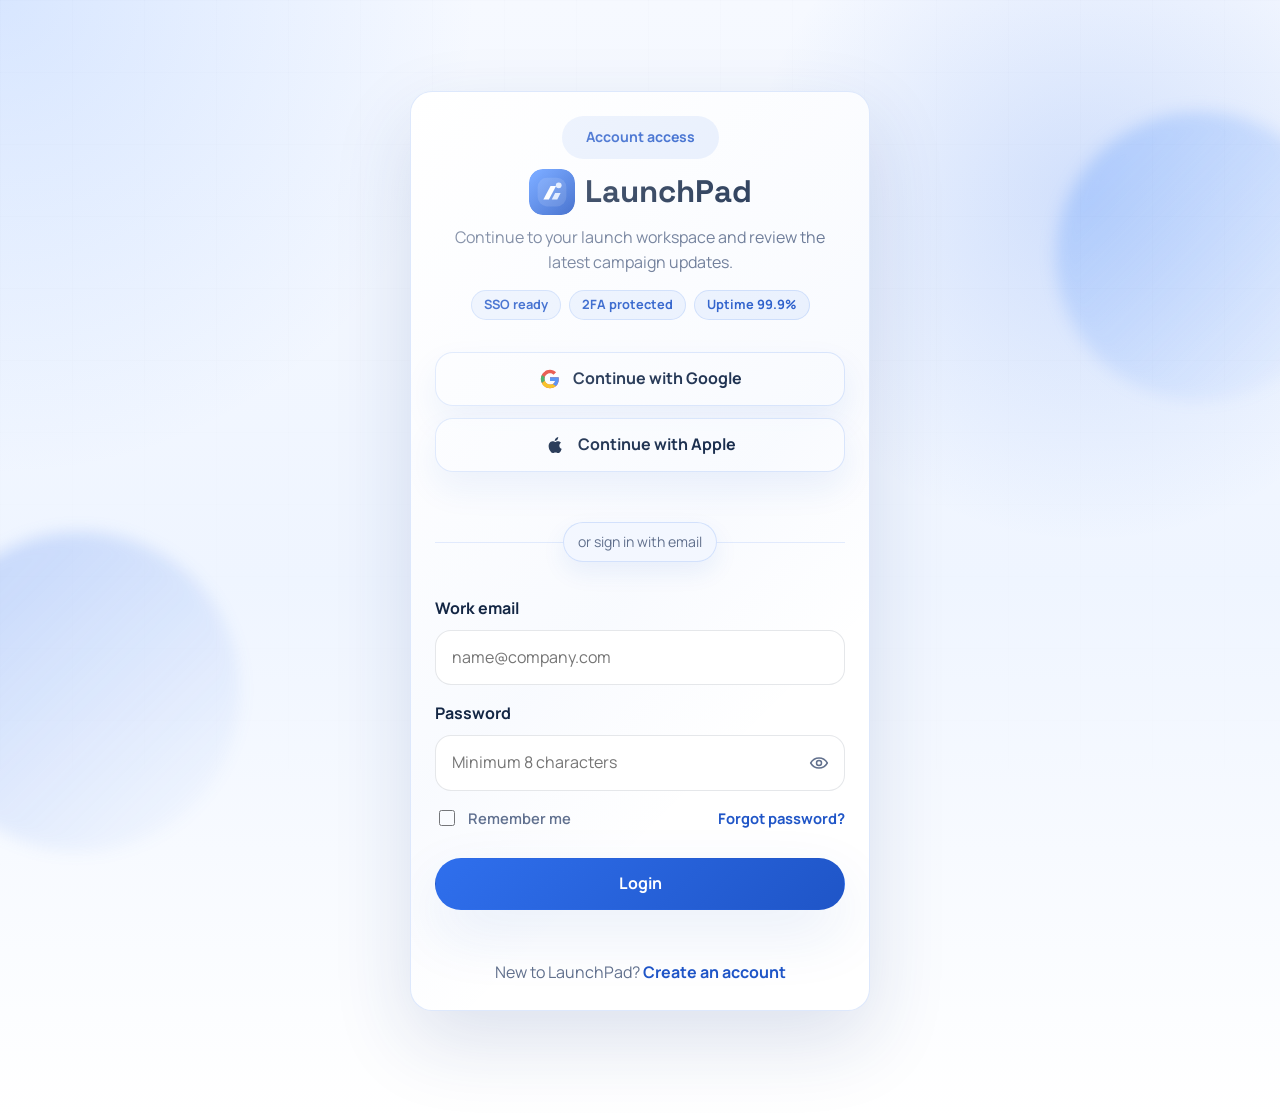
<file: pages/login.html>
<!DOCTYPE html>
<html lang="en" dir="ltr">

<head>
    <meta charset="UTF-8">
    <meta name="viewport" content="width=device-width, initial-scale=1.0">
    <title>Login | LaunchPad Account Access</title>
    <meta name="description" content="Log in to LaunchPad to manage launch pages, track signups, review campaign progress, and create new accounts for your mobile app release workspace daily.">
    <link rel="icon" type="image/svg+xml" href="../assets/images/logo-mark.svg">
    <link rel="alternate icon" type="image/jpeg" href="../assets/images/logo-mark.jpg">
    <link rel="apple-touch-icon" href="../assets/images/logo-mark.jpg">
    <link rel="canonical" href="https://venkatreddy16.github.io/Mobile-App-Landing-Page-Pre-Launch-/pages/login.html">
    <script type="application/ld+json">{"@context":"https://schema.org","@type":"WebPage","name":"Login | LaunchPad Account Access","description":"Log in to LaunchPad to manage launch pages, track signups, review campaign progress, and create new accounts for your mobile app release workspace daily.","url":"https://venkatreddy16.github.io/Mobile-App-Landing-Page-Pre-Launch-/pages/login.html","isPartOf":{"@type":"WebSite","name":"LaunchPad","url":"https://launchpad.app"},"about":{"@type":"Organization","name":"LaunchPad","url":"https://launchpad.app","logo":"https://venkatreddy16.github.io/Mobile-App-Landing-Page-Pre-Launch-/assets/images/logo-mark.svg","email":"hello@launchpad.app","telephone":"+1-415-555-0134","address":{"@type":"PostalAddress","streetAddress":"220 Market Street","addressLocality":"San Francisco","addressRegion":"CA","postalCode":"94103","addressCountry":"US"}}}</script>
    <link rel="preconnect" href="https://fonts.googleapis.com">
    <link rel="preconnect" href="https://fonts.gstatic.com" crossorigin>
    <link href="https://fonts.googleapis.com/css2?family=Manrope:wght@400;500;700;800&family=Space+Grotesk:wght@500;700&display=swap" rel="stylesheet">
    <link rel="stylesheet" href="../assets/css/style.css">
    <link rel="stylesheet" href="../assets/css/dark-mode.css">
    <link rel="stylesheet" href="../assets/css/rtl.css">

</head>

<body class="login-page page-login">
    <div class="site-shell">
        <main>
            <h1 class="sr-only">Login to LaunchPad</h1>
            <section class="auth-section">
                <div class="container auth-layout auth-layout-enhanced">
                    <div class="auth-forms-stack">
                        <div class="auth-card auth-card-primary fade-in">
                            <div class="auth-card-head">
                                <span class="eyebrow">Account access</span>
                                <a class="brand auth-card-brand" href="./index.html" aria-label="Go to LaunchPad home page">
                                    <img class="brand-mark auth-card-brand-mark" src="../assets/images/logo-mark.svg" alt="LaunchPad logo">
                                    <span>LaunchPad</span>
                                </a>
                                <p>Continue to your launch workspace and review the latest campaign updates.</p>
                                <div class="auth-trust-strip" aria-label="Security highlights">
                                    <span>SSO ready</span>
                                    <span>2FA protected</span>
                                    <span>Uptime 99.9%</span>
                                </div>
                            </div>
                            <div class="auth-socials" aria-label="Alternative sign in options">
                                <a class="auth-social-btn" href="./contact.html" aria-label="Continue with Google">
                                    <svg viewBox="0 0 24 24" aria-hidden="true" role="presentation">
                                        <path fill="#EA4335" d="M12 10.2v3.9h5.5c-.2 1.3-1.5 3.9-5.5 3.9-3.3 0-6-2.8-6-6.1s2.7-6.1 6-6.1c1.9 0 3.2.8 3.9 1.5l2.7-2.6C16.9 3.1 14.7 2 12 2 6.5 2 2 6.5 2 12s4.5 10 10 10c5.8 0 9.6-4.1 9.6-9.8 0-.7-.1-1.3-.2-2H12Z"></path>
                                        <path fill="#34A853" d="M2 12c0 1.6.4 3.1 1.2 4.4l3.2-2.5c-.2-.6-.4-1.2-.4-1.9s.1-1.3.4-1.9L3.2 7.6C2.4 8.9 2 10.4 2 12Z"></path>
                                        <path fill="#FBBC05" d="M12 22c2.7 0 4.9-.9 6.5-2.4l-3.1-2.4c-.8.6-1.9 1-3.4 1-2.6 0-4.8-1.8-5.6-4.2l-3.3 2.5C4.7 19.8 8 22 12 22Z"></path>
                                        <path fill="#4285F4" d="M18.5 19.6c1.9-1.8 3.1-4.4 3.1-7.4 0-.7-.1-1.3-.2-2H12v3.9h5.5c-.2 1.1-.8 2.6-2.4 3.7l3.4 1.8Z"></path>
                                    </svg>
                                    <span>Continue with Google</span>
                                </a>
                                <a class="auth-social-btn" href="./contact.html" aria-label="Continue with Apple">
                                    <svg viewBox="0 0 24 24" aria-hidden="true" role="presentation">
                                        <path d="M16.7 12.7c0-2 1.7-3 1.8-3.1-1-1.5-2.6-1.7-3.1-1.8-1.3-.1-2.5.8-3.2.8-.7 0-1.7-.8-2.8-.8-1.5 0-2.8.9-3.6 2.2-1.5 2.6-.4 6.5 1.1 8.6.7 1.1 1.6 2.3 2.8 2.2 1.1 0 1.5-.7 2.9-.7 1.3 0 1.7.7 2.9.7 1.2 0 2-1.1 2.7-2.1.8-1.2 1.1-2.4 1.1-2.5-.1 0-2.6-1-2.6-3.5Z"></path>
                                        <path d="M14.5 6.4c.6-.8 1.1-1.9 1-3-.9.1-2.1.6-2.8 1.4-.6.7-1.1 1.8-1 2.9 1 .1 2.1-.5 2.8-1.3Z"></path>
                                    </svg>
                                    <span>Continue with Apple</span>
                                </a>
                            </div>
                            <div class="auth-divider" aria-hidden="true">
                                <span>or sign in with email</span>
                            </div>
                            <form class="auth-form" data-validate data-form-behavior="demo-auth" novalidate>
                                <div class="field">
                                    <label for="login-email">Work email</label>
                                    <input id="login-email" name="email" type="email" required placeholder="name@company.com">
                                </div>
                                <div class="field">
                                    <label for="login-password">Password</label>
                                    <div class="password-field">
                                        <input id="login-password" name="password" type="password" required placeholder="Minimum 8 characters">
                                        <button class="password-toggle" type="button" data-password-toggle aria-label="Show password" aria-controls="login-password">
                                            <svg class="password-icon password-icon-eye" viewBox="0 0 24 24" aria-hidden="true" role="presentation">
                                                <path d="M2 12s3.5-6 10-6 10 6 10 6-3.5 6-10 6S2 12 2 12Z"></path>
                                                <circle cx="12" cy="12" r="3"></circle>
                                            </svg>
                                            <svg class="password-icon password-icon-eye-off" viewBox="0 0 24 24" aria-hidden="true" role="presentation">
                                                <path d="M3 3 21 21"></path>
                                                <path d="M10.6 10.7a3 3 0 0 0 4 4"></path>
                                                <path d="M9.9 5.2A11 11 0 0 1 12 5c6.5 0 10 7 10 7a17.3 17.3 0 0 1-3 3.8"></path>
                                                <path d="M6.2 6.2A17.7 17.7 0 0 0 2 12s3.5 7 10 7c1.8 0 3.4-.5 4.8-1.2"></path>
                                            </svg>
                                        </button>
                                    </div>
                                </div>
                                <div class="auth-form-meta">
                                    <label class="auth-checkbox">
                                        <input type="checkbox" name="remember_me">
                                        <span>Remember me</span>
                                    </label>
                                    <a href="./contact.html">Forgot password?</a>
                                </div>
                                <button class="primary-btn" type="submit">Login</button>
                                <p class="form-status" data-form-status aria-live="polite" role="status"></p>
                            </form>
                            <p class="auth-switch">New to LaunchPad? <a href="./signup.html">Create an account</a></p>
                        </div>
                    </div>
                </div>
            </section>
        </main>
        <script src="../assets/js/main.js"></script>
    </div>
</body>

</html>
</file>
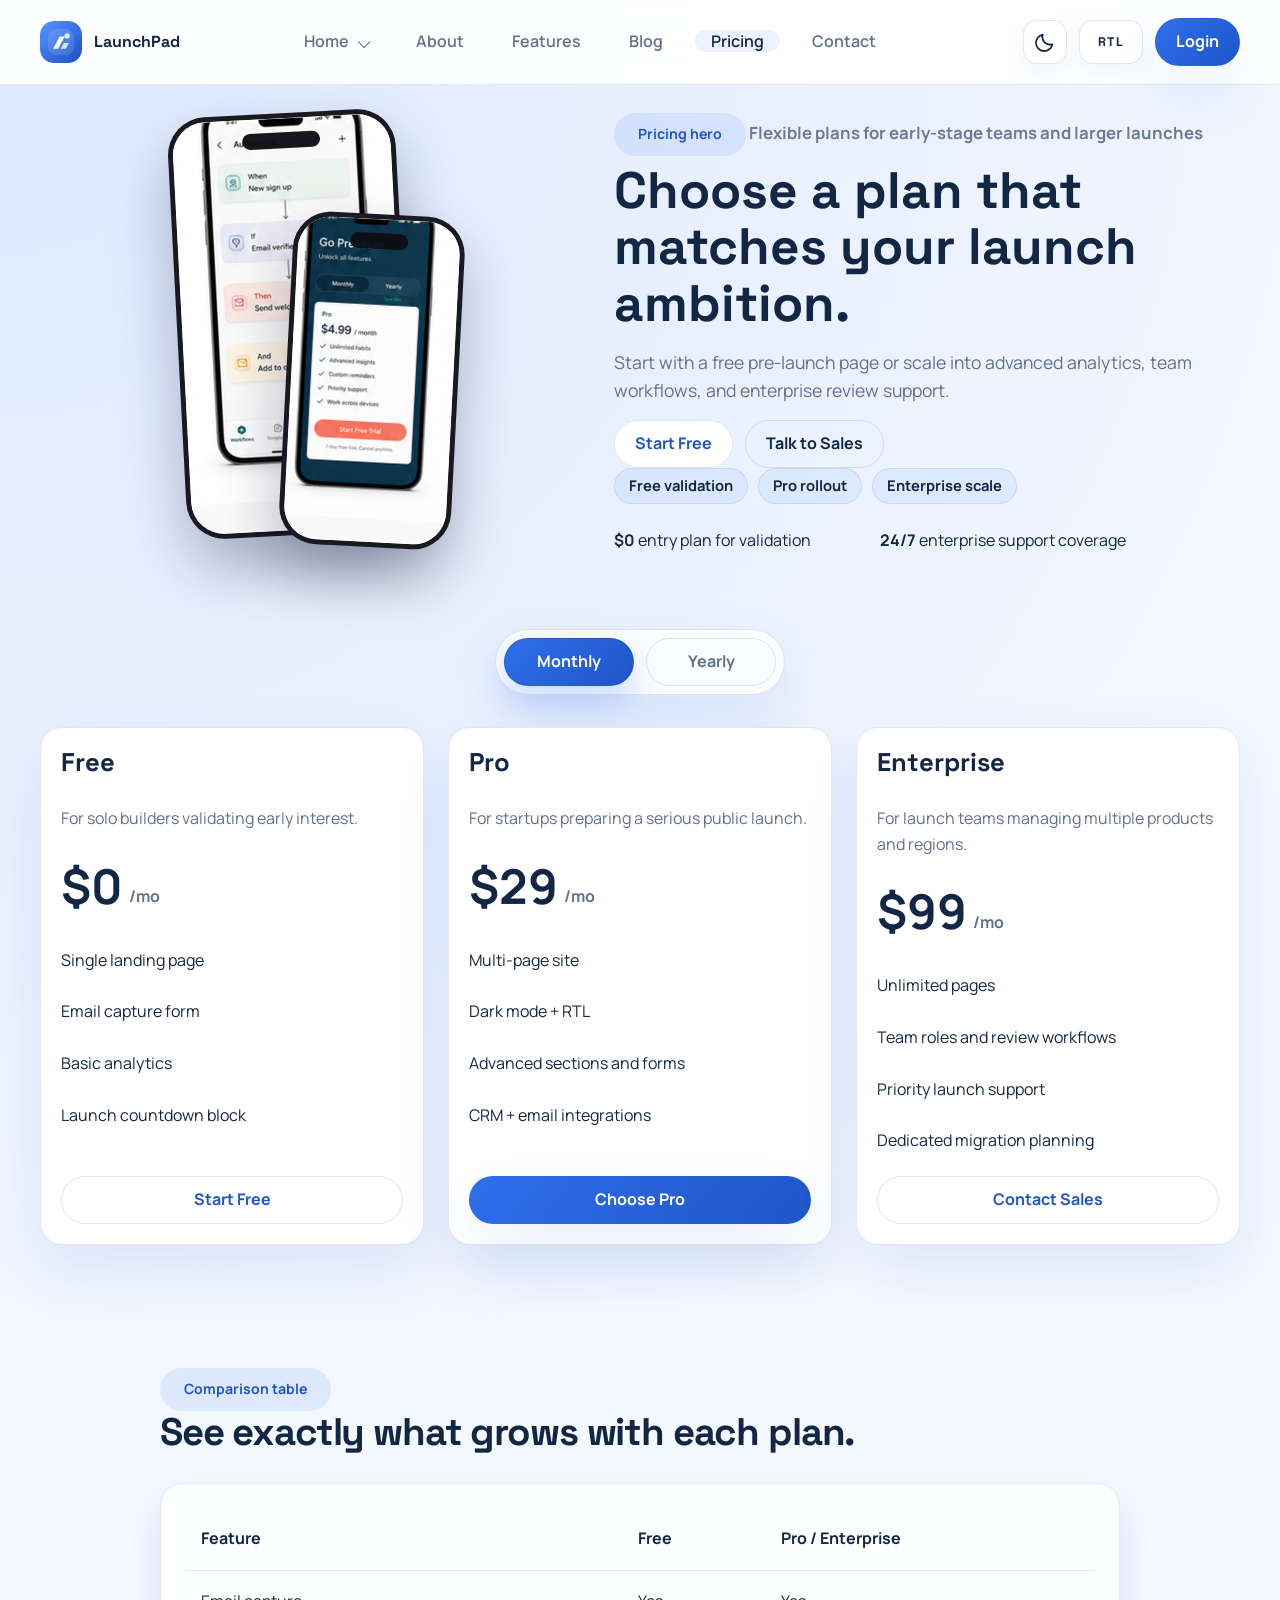
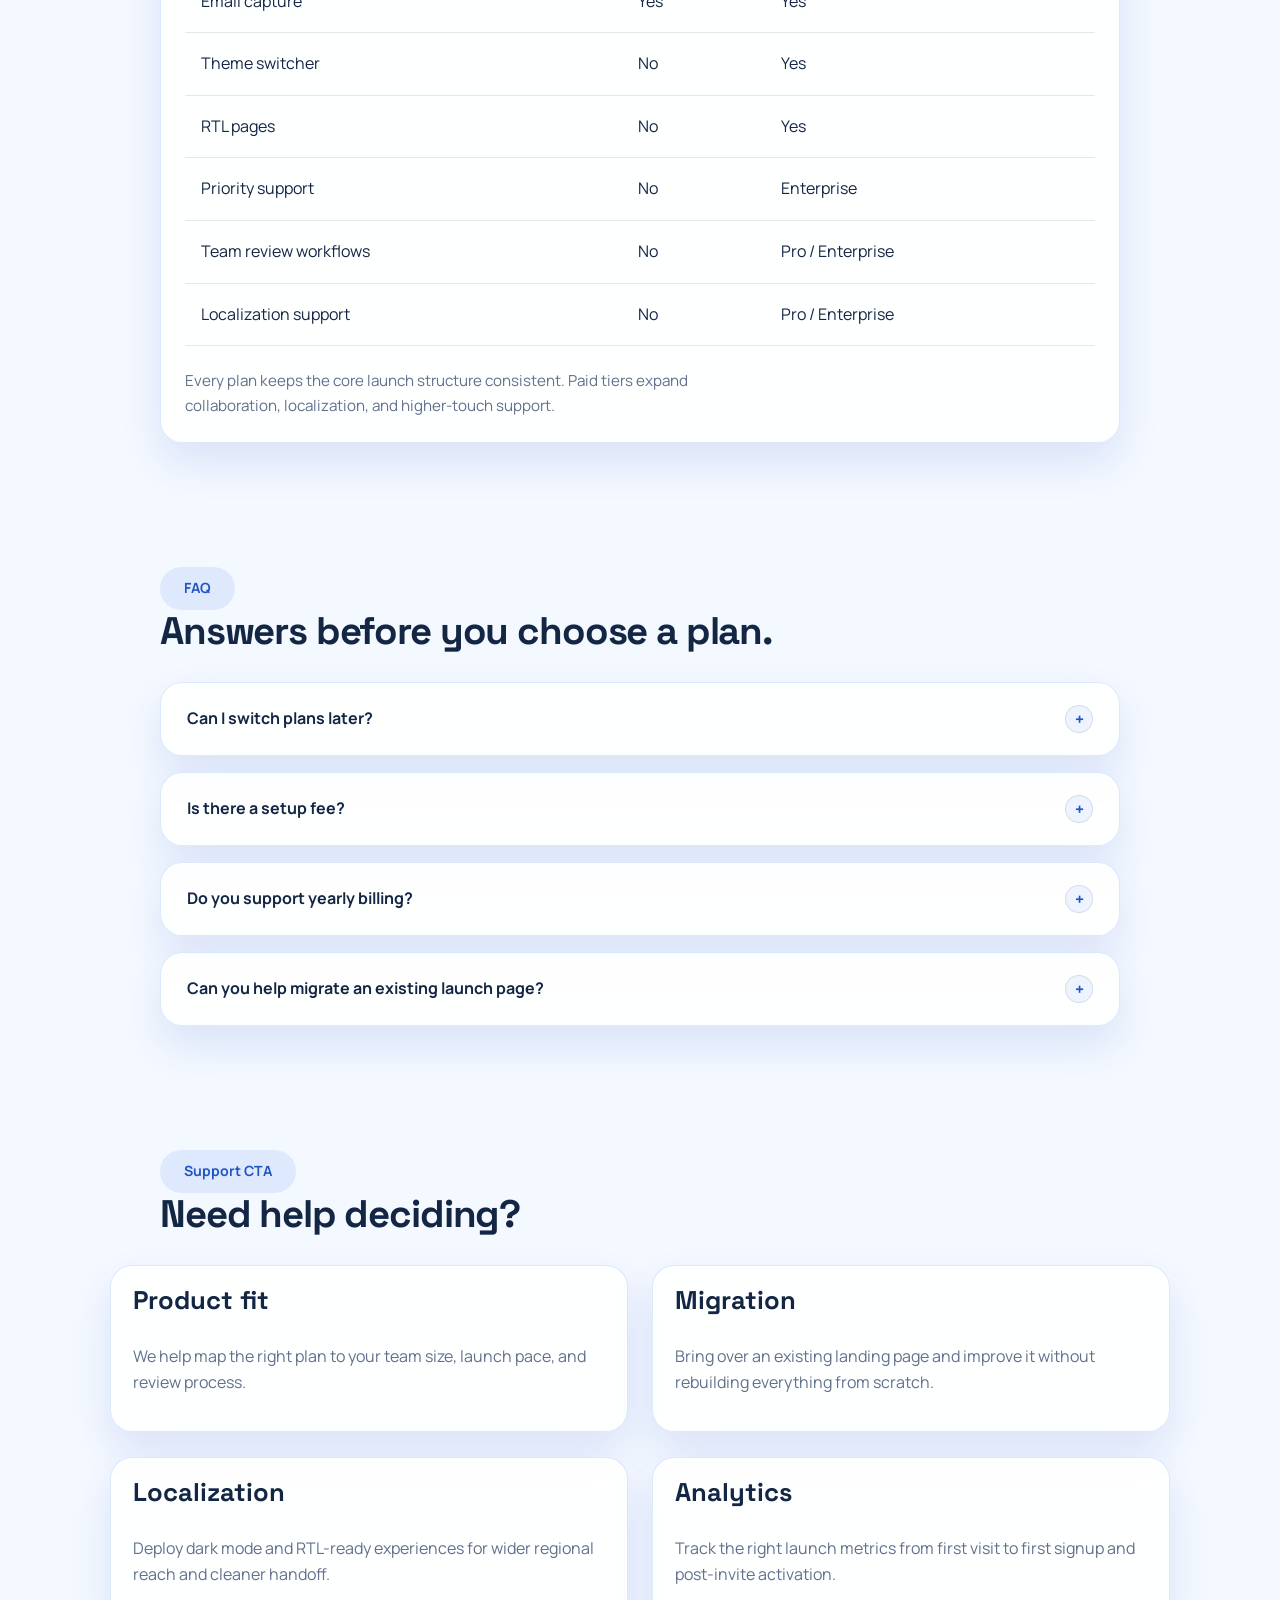
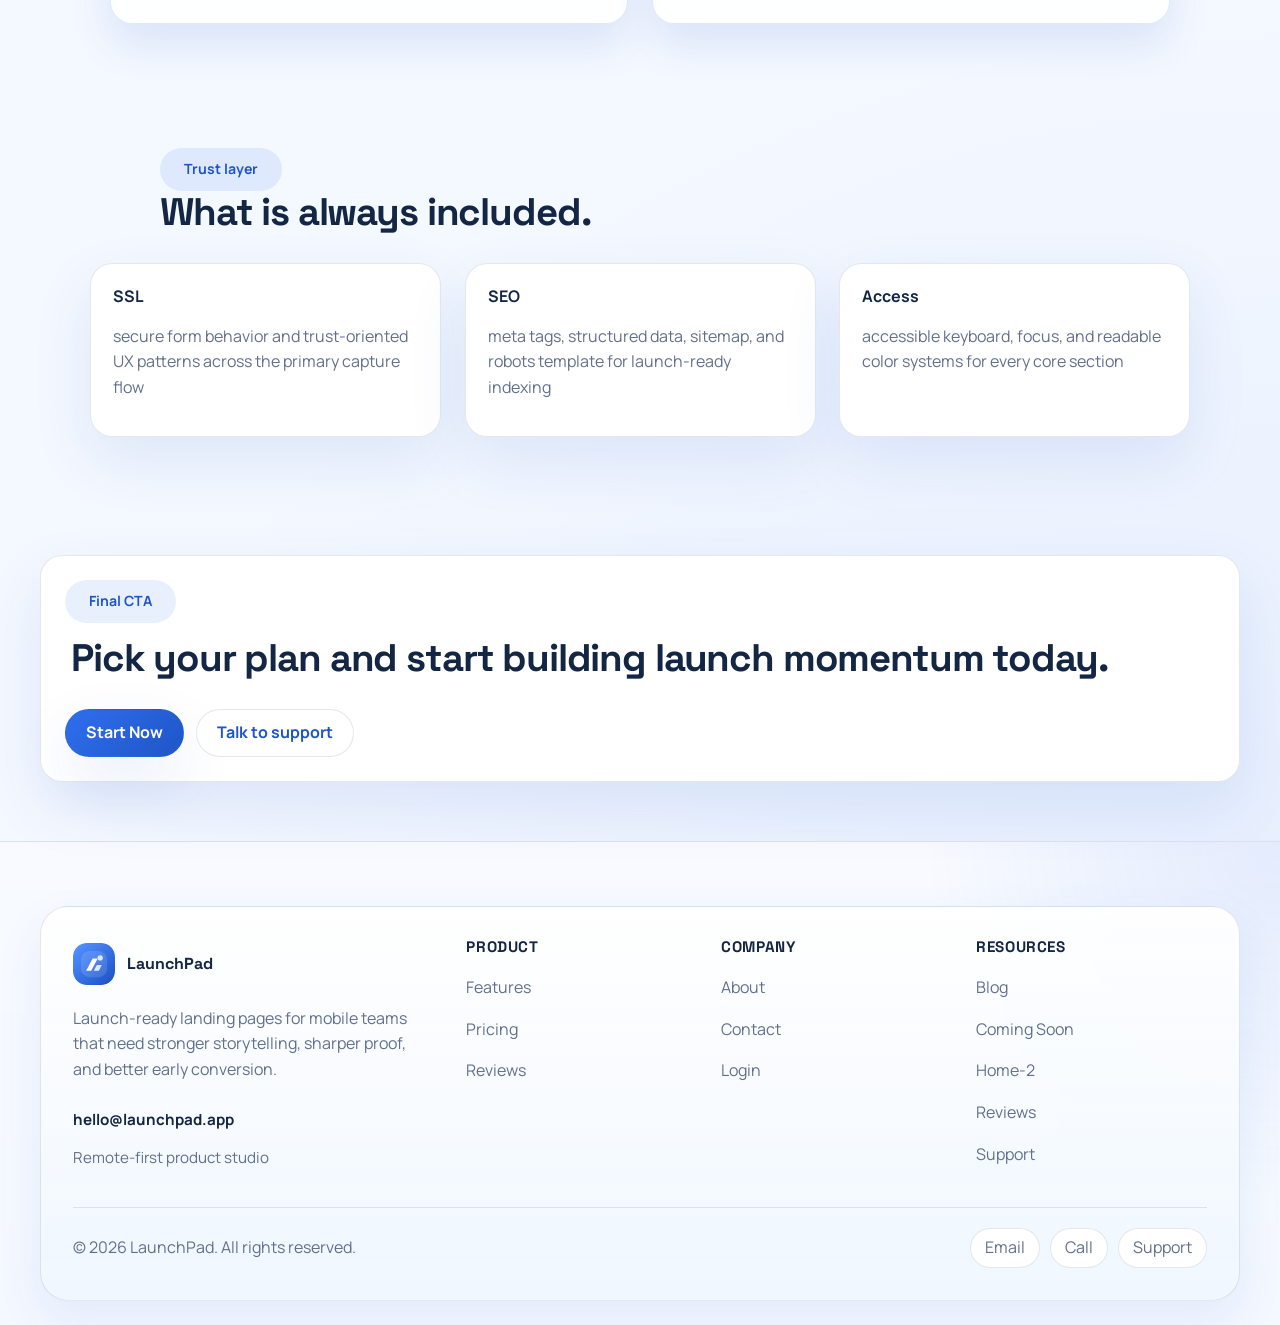
<file: pages/pricing.html>
<!DOCTYPE html>
<html lang="en" dir="ltr">

<head>
    <meta charset="UTF-8">
    <meta name="viewport" content="width=device-width, initial-scale=1.0">
    <title>Pricing | LaunchPad Plans for App Teams</title>
    <meta name="description" content="Compare LaunchPad monthly and yearly pricing plans for app teams, with clear feature differences, support levels, and full launch workflow coverage today.">
    <link rel="icon" type="image/svg+xml" href="../assets/images/logo-mark.svg">
    <link rel="alternate icon" type="image/jpeg" href="../assets/images/logo-mark.jpg">
    <link rel="apple-touch-icon" href="../assets/images/logo-mark.jpg">
    <link rel="canonical" href="https://venkatreddy16.github.io/Mobile-App-Landing-Page-Pre-Launch-/pages/pricing.html">
    <script type="application/ld+json">{"@context":"https://schema.org","@type":"WebPage","name":"Pricing | LaunchPad Plans for App Teams","description":"Compare LaunchPad monthly and yearly pricing plans for app teams, with clear feature differences, support levels, and full launch workflow coverage today.","url":"https://venkatreddy16.github.io/Mobile-App-Landing-Page-Pre-Launch-/pages/pricing.html","isPartOf":{"@type":"WebSite","name":"LaunchPad","url":"https://launchpad.app"},"about":{"@type":"Organization","name":"LaunchPad","url":"https://launchpad.app","logo":"https://venkatreddy16.github.io/Mobile-App-Landing-Page-Pre-Launch-/assets/images/logo-mark.svg","email":"hello@launchpad.app","telephone":"+1-415-555-0134","address":{"@type":"PostalAddress","streetAddress":"220 Market Street","addressLocality":"San Francisco","addressRegion":"CA","postalCode":"94103","addressCountry":"US"}}}</script>
    <link rel="preconnect" href="https://fonts.googleapis.com">
    <link rel="preconnect" href="https://fonts.gstatic.com" crossorigin>
    <link href="https://fonts.googleapis.com/css2?family=Manrope:wght@400;500;700;800&family=Space+Grotesk:wght@500;700&display=swap" rel="stylesheet">
    <link rel="stylesheet" href="../assets/css/style.css">
    <link rel="stylesheet" href="../assets/css/dark-mode.css">
    <link rel="stylesheet" href="../assets/css/rtl.css">

</head>
<body class="page-pricing">
    <div class="site-shell">
        <header class="topbar">
            <div class="container">
                <a class="brand" href="./index.html">
                    <img class="brand-mark" src="../assets/images/logo-mark.svg" alt="LaunchPad logo">
                    <span>LaunchPad</span>
                </a>
                <button class="menu-toggle icon-button" type="button" data-menu-toggle aria-expanded="false" aria-label="Open navigation">
                    <span class="menu-toggle-icon" aria-hidden="true">
                        <span></span>
                        <span></span>
                        <span></span>
                    </span>
                </button>
                <nav class="nav-wrap" data-nav-wrap>
                    <ul class="nav-menu">
                        <li class="dropdown">
                            <button class="dropdown-toggle" type="button" data-dropdown-toggle>
                                <span>Home</span>
                                <span class="dropdown-caret" aria-hidden="true"></span>
                            </button>
                            <div class="dropdown-menu">
                                <a href="./index.html">Home-1</a>
                                <a href="./home-2.html">Home-2</a>
                            </div>
                        </li>
                        <li>
                            <a class="nav-link" href="./about.html">About</a>
                        </li>
                        <li>
                            <a class="nav-link" href="./features.html">Features</a>
                        </li>
                        <li>
                            <a class="nav-link" href="./blog.html">Blog</a>
                        </li>
                        <li>
                            <a class="nav-link active" href="./pricing.html">Pricing</a>
                        </li>
                        <li>
                            <a class="nav-link" href="./contact.html">Contact</a>
                        </li>
                        <li class="index-mobile-actions" data-mobile-header-actions></li>
                    </ul>
                </nav>
                <div class="header-actions">
                    <button class="icon-button theme-toggle" type="button" data-theme-toggle aria-label="Switch to dark mode">
                        <span class="theme-toggle-icon" aria-hidden="true">
                            <span class="theme-icon theme-icon-sun">
                                <svg viewBox="0 0 24 24" role="presentation">
                                    <circle cx="12" cy="12" r="4"></circle>
                                    <path d="M12 2v2.5M12 19.5V22M4.93 4.93l1.77 1.77M17.3 17.3l1.77 1.77M2 12h2.5M19.5 12H22M4.93 19.07l1.77-1.77M17.3 6.7l1.77-1.77"></path>
                                </svg>
                            </span>
                            <span class="theme-icon theme-icon-moon">
                                <svg viewBox="0 0 24 24" role="presentation">
                                    <path d="M20 14.5A8.5 8.5 0 0 1 9.5 4 9 9 0 1 0 20 14.5Z"></path>
                                </svg>
                            </span>
                        </span>
                    </button>
                    <button class="icon-button rtl-toggle" type="button" data-rtl-toggle aria-label="Toggle RTL layout">
                        <span class="rtl-toggle-label" aria-hidden="true">RTL</span>
                    </button>
                    <a class="primary-btn login-btn" href="./login.html">Login</a>
                </div>
            </div>
        </header>

        <main>
            <section class="app-showcase-hero">
                <div class="container">
                    <div class="app-showcase-grid">
                        <div class="app-showcase-visual fade-in">
                            <figure class="showcase-device showcase-device-primary">
                                <img src="../assets/images/screen-automation.jpg" alt="Phone screen showing launch summary and plan-ready product highlights">
                            </figure>
                            <figure class="showcase-device showcase-device-secondary">
                                <img src="../assets/images/screen-pricing.jpg" alt="Phone screen showing workflow automation used in paid launch plans">
                            </figure>
                        </div>
                        <div class="app-showcase-copy reveal-up">
                            <span class="eyebrow">Pricing hero</span>
                            <p class="app-showcase-kicker">Flexible plans for early-stage teams and larger launches</p>
                            <h1>Choose a plan that matches your launch ambition.</h1>
                            <p class="lede">Start with a free pre-launch page or scale into advanced analytics, team workflows, and enterprise review support.</p>
                            <div class="hero-actions">
                                <a class="secondary-btn" href="./login.html">Start Free</a>
                                <a class="ghost-btn" href="./contact.html">Talk to Sales</a>
                            </div>
                            <div class="showcase-brand-row">
                                <span>Free validation</span>
                                <span>Pro rollout</span>
                                <span>Enterprise scale</span>
                            </div>
                            <div class="showcase-metrics">
                                <div class="showcase-metric">
                                    <strong>$0</strong>
                                    <span>entry plan for validation</span>
                                </div>
                                <div class="showcase-metric">
                                    <strong>24/7</strong>
                                    <span>enterprise support coverage</span>
                                </div>
                            </div>
                        </div>
                    </div>
                </div>
            </section>
            <section>
                <div class="container">
                    <div class="pricing-toggle">
                        <button class="toggle-chip active" data-plan="monthly" type="button">Monthly</button>
                        <button class="toggle-chip" data-plan="yearly" type="button">Yearly</button>
                    </div>
                    <div class="plans-grid">
                        <article class="plan-card fade-in">
                            <h3>Free</h3>
                            <p>For solo builders validating early interest.</p>
                            <div class="plan-price">
                                <strong>$<span data-monthly="0" data-yearly="0">0</span></strong>
                                <span class="plan-period" data-period-monthly="/mo" data-period-yearly="/yr">/mo</span>
                            </div>
                            <ul class="plan-features">
                                <li>Single landing page</li>
                                <li>Email capture form</li>
                                <li>Basic analytics</li>
                                <li>Launch countdown block</li>
                            </ul>
                            <a class="secondary-btn" href="./login.html">Start Free</a>
                        </article>
                        <article class="plan-card fade-in">
                            <h3>Pro</h3>
                            <p>For startups preparing a serious public launch.</p>
                            <div class="plan-price">
                                <strong>$<span data-monthly="29" data-yearly="24">29</span></strong>
                                <span class="plan-period" data-period-monthly="/mo" data-period-yearly="/yr">/mo</span>
                            </div>
                            <ul class="plan-features">
                                <li>Multi-page site</li>
                                <li>Dark mode + RTL</li>
                                <li>Advanced sections and forms</li>
                                <li>CRM + email integrations</li>
                            </ul>
                            <a class="primary-btn" href="./login.html">Choose Pro</a>
                        </article>
                        <article class="plan-card fade-in">
                            <h3>Enterprise</h3>
                            <p>For launch teams managing multiple products and regions.</p>
                            <div class="plan-price">
                                <strong>$<span data-monthly="99" data-yearly="84">99</span></strong>
                                <span class="plan-period" data-period-monthly="/mo" data-period-yearly="/yr">/mo</span>
                            </div>
                            <ul class="plan-features">
                                <li>Unlimited pages</li>
                                <li>Team roles and review workflows</li>
                                <li>Priority launch support</li>
                                <li>Dedicated migration planning</li>
                            </ul>
                            <a class="secondary-btn" href="./contact.html">Contact Sales</a>
                        </article>
                    </div>
                </div>
            </section>
            <section>
                <div class="container">
                    <div class="section-head reveal-up">
                        <span class="eyebrow">Comparison table</span>
                        <h2>See exactly what grows with each plan.</h2>
                    </div>
                    <div class="comparison-table-wrap fade-in">
                        <div class="table-responsive">
                            <table class="comparison-table">
                                <thead>
                                    <tr>
                                        <th>Feature</th>
                                        <th>Free</th>
                                        <th>Pro / Enterprise</th>
                                    </tr>
                                </thead>
                                <tbody>
                                    <tr>
                                        <td>Email capture</td>
                                        <td>Yes</td>
                                        <td>Yes</td>
                                    </tr>
                                    <tr>
                                        <td>Theme switcher</td>
                                        <td>No</td>
                                        <td>Yes</td>
                                    </tr>
                                    <tr>
                                        <td>RTL pages</td>
                                        <td>No</td>
                                        <td>Yes</td>
                                    </tr>
                                    <tr>
                                        <td>Priority support</td>
                                        <td>No</td>
                                        <td>Enterprise</td>
                                    </tr>
                                    <tr>
                                        <td>Team review workflows</td>
                                        <td>No</td>
                                        <td>Pro / Enterprise</td>
                                    </tr>
                                    <tr>
                                        <td>Localization support</td>
                                        <td>No</td>
                                        <td>Pro / Enterprise</td>
                                    </tr>
                                </tbody>
                            </table>
                        </div>
                        <p class="table-footnote">Every plan keeps the core launch structure consistent. Paid tiers expand collaboration, localization, and higher-touch support.</p>
                    </div>
                </div>
            </section>

            <section>
                <div class="container">
                    <div class="section-head reveal-up">
                        <span class="eyebrow">FAQ</span>
                        <h2>Answers before you choose a plan.</h2>
                    </div>
                    <div class="faq-list">
                        <details class="faq-item fade-in">
                            <summary>Can I switch plans later?</summary>
                            <p>Yes, you can move between plans as your launch grows.</p>
                        </details>
                        <details class="faq-item fade-in">
                            <summary>Is there a setup fee?</summary>
                            <p>No setup fee. Enterprise onboarding is scoped per team.</p>
                        </details>
                        <details class="faq-item fade-in">
                            <summary>Do you support yearly billing?</summary>
                            <p>Yes. The yearly toggle applies discounted plan rates.</p>
                        </details>
                        <details class="faq-item fade-in">
                            <summary>Can you help migrate an existing launch page?</summary>
                            <p>Yes. Pro and Enterprise teams can bring over an existing page structure and improve it without starting from zero.</p>
                        </details>
                    </div>
                </div>
            </section>

            <section>
                <div class="container">
                    <div class="section-head reveal-up">
                        <span class="eyebrow">Support CTA</span>
                        <h2>Need help deciding?</h2>
                    </div>
                    <div class="support-grid">
                        <article class="support-card fade-in">
                            <h3>Product fit</h3>
                            <p>We help map the right plan to your team size, launch pace, and review process.</p>
                        </article>
                        <article class="support-card fade-in">
                            <h3>Migration</h3>
                            <p>Bring over an existing landing page and improve it without rebuilding everything from scratch.</p>
                        </article>
                        <article class="support-card fade-in">
                            <h3>Localization</h3>
                            <p>Deploy dark mode and RTL-ready experiences for wider regional reach and cleaner handoff.</p>
                        </article>
                        <article class="support-card fade-in">
                            <h3>Analytics</h3>
                            <p>Track the right launch metrics from first visit to first signup and post-invite activation.</p>
                        </article>
                    </div>
                </div>
            </section>

            <section>
                <div class="container">
                    <div class="section-head reveal-up">
                        <span class="eyebrow">Trust layer</span>
                        <h2>What is always included.</h2>
                    </div>
                    <div class="numbers-grid">
                        <article class="stat-card fade-in">
                            <strong>SSL</strong>
                            <p>secure form behavior and trust-oriented UX patterns across the primary capture flow</p>
                        </article>
                        <article class="stat-card fade-in">
                            <strong>SEO</strong>
                            <p>meta tags, structured data, sitemap, and robots template for launch-ready indexing</p>
                        </article>
                        <article class="stat-card fade-in">
                            <strong>Access</strong>
                            <p>accessible keyboard, focus, and readable color systems for every core section</p>
                        </article>
                    </div>
                </div>
            </section>

            <section>
                <div class="container hero-card reveal-up">
                    <span class="eyebrow">Final CTA</span>
                    <h2>Pick your plan and start building launch momentum today.</h2>
                    <div class="cta-actions">
                        <a class="primary-btn" href="./login.html">Start Now</a>
                        <a class="secondary-btn" href="./contact.html">Talk to support</a>
                    </div>
                </div>
            </section>
        </main>

        <footer class="site-footer">
            <div class="container">
                <div class="footer-grid">
                    <div class="footer-brand-block">
                        <a class="brand" href="./index.html">
                            <img class="brand-mark" src="../assets/images/logo-mark.svg" alt="LaunchPad logo">
                            <span>LaunchPad</span>
                        </a>
                        <p class="footer-copy">Launch-ready landing pages for mobile teams that need stronger storytelling, sharper proof, and better early conversion.</p>
                        <div class="footer-contact">
                            <a href="mailto:hello@launchpad.app">hello@launchpad.app</a>
                            <span>Remote-first product studio</span>
                        </div>
                    </div>
                    <div class="footer-links">
                        <h3>Product</h3>
                        <ul>
                            <li><a href="./features.html">Features</a></li>
                            <li><a href="./pricing.html">Pricing</a></li>
                            <li><a href="./reviews.html">Reviews</a></li>
                        </ul>
                    </div>
                    <div class="footer-links">
                        <h3>Company</h3>
                        <ul>
                            <li><a href="./about.html">About</a></li>
                            <li><a href="./contact.html">Contact</a></li>
                            <li><a href="./login.html">Login</a></li>
                        </ul>
                    </div>
                    <div class="footer-links">
                        <h3>Resources</h3>
                        <ul>
                            <li><a href="./blog.html">Blog</a></li>
                            <li><a href="./coming-soon.html">Coming Soon</a></li>
                            <li><a href="./home-2.html">Home-2</a></li>
                            <li><a href="./reviews.html">Reviews</a></li>
                            <li><a href="./contact.html">Support</a></li>
                        </ul>
                    </div>
                </div>
                <div class="footer-bottom">
                    <span>&copy; <span data-year></span> LaunchPad. All rights reserved.</span>
                    <div class="social-list">
                        <a href="mailto:hello@launchpad.app">Email</a>
                        <a href="tel:+14155550134">Call</a>
                        <a href="./contact.html">Support</a>
                    </div>
                </div>
            </div>
        </footer>
        <script src="../assets/js/main.js"></script>
    </div>
</body>

</html>
</file>
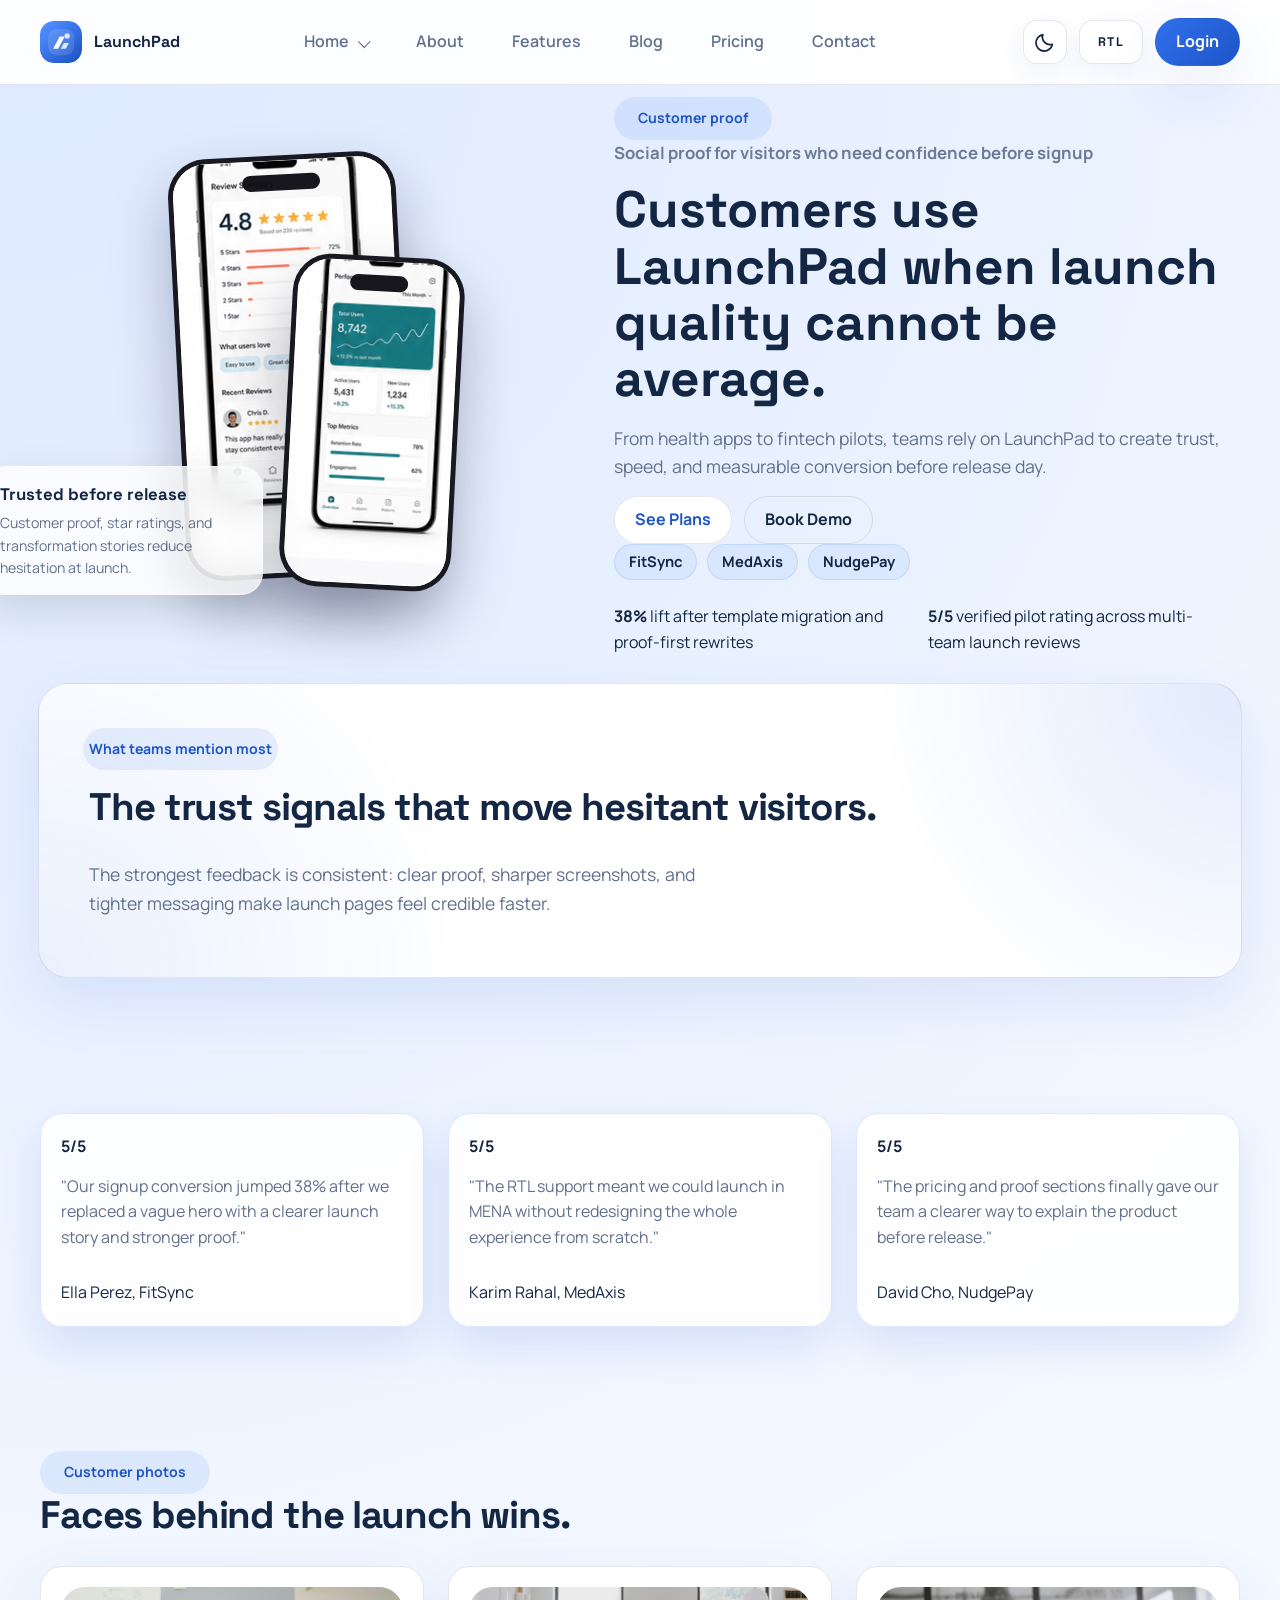
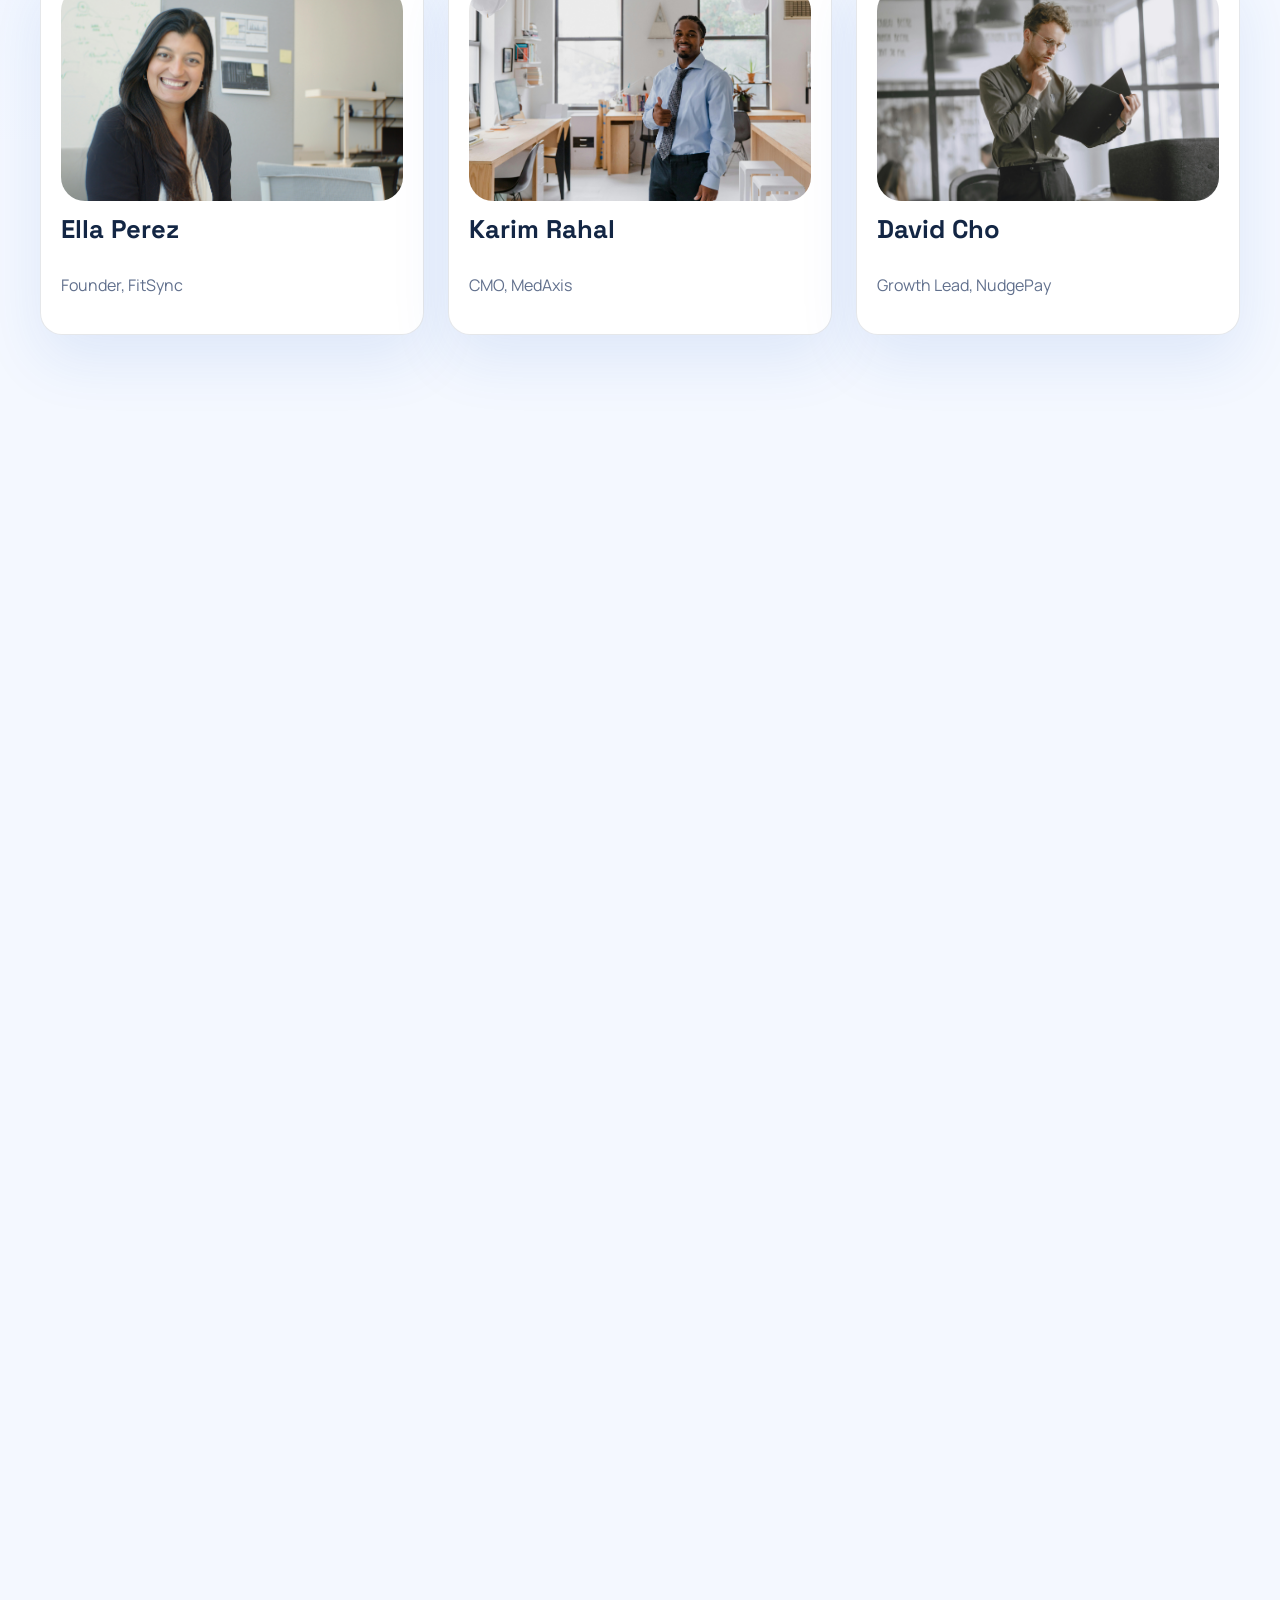
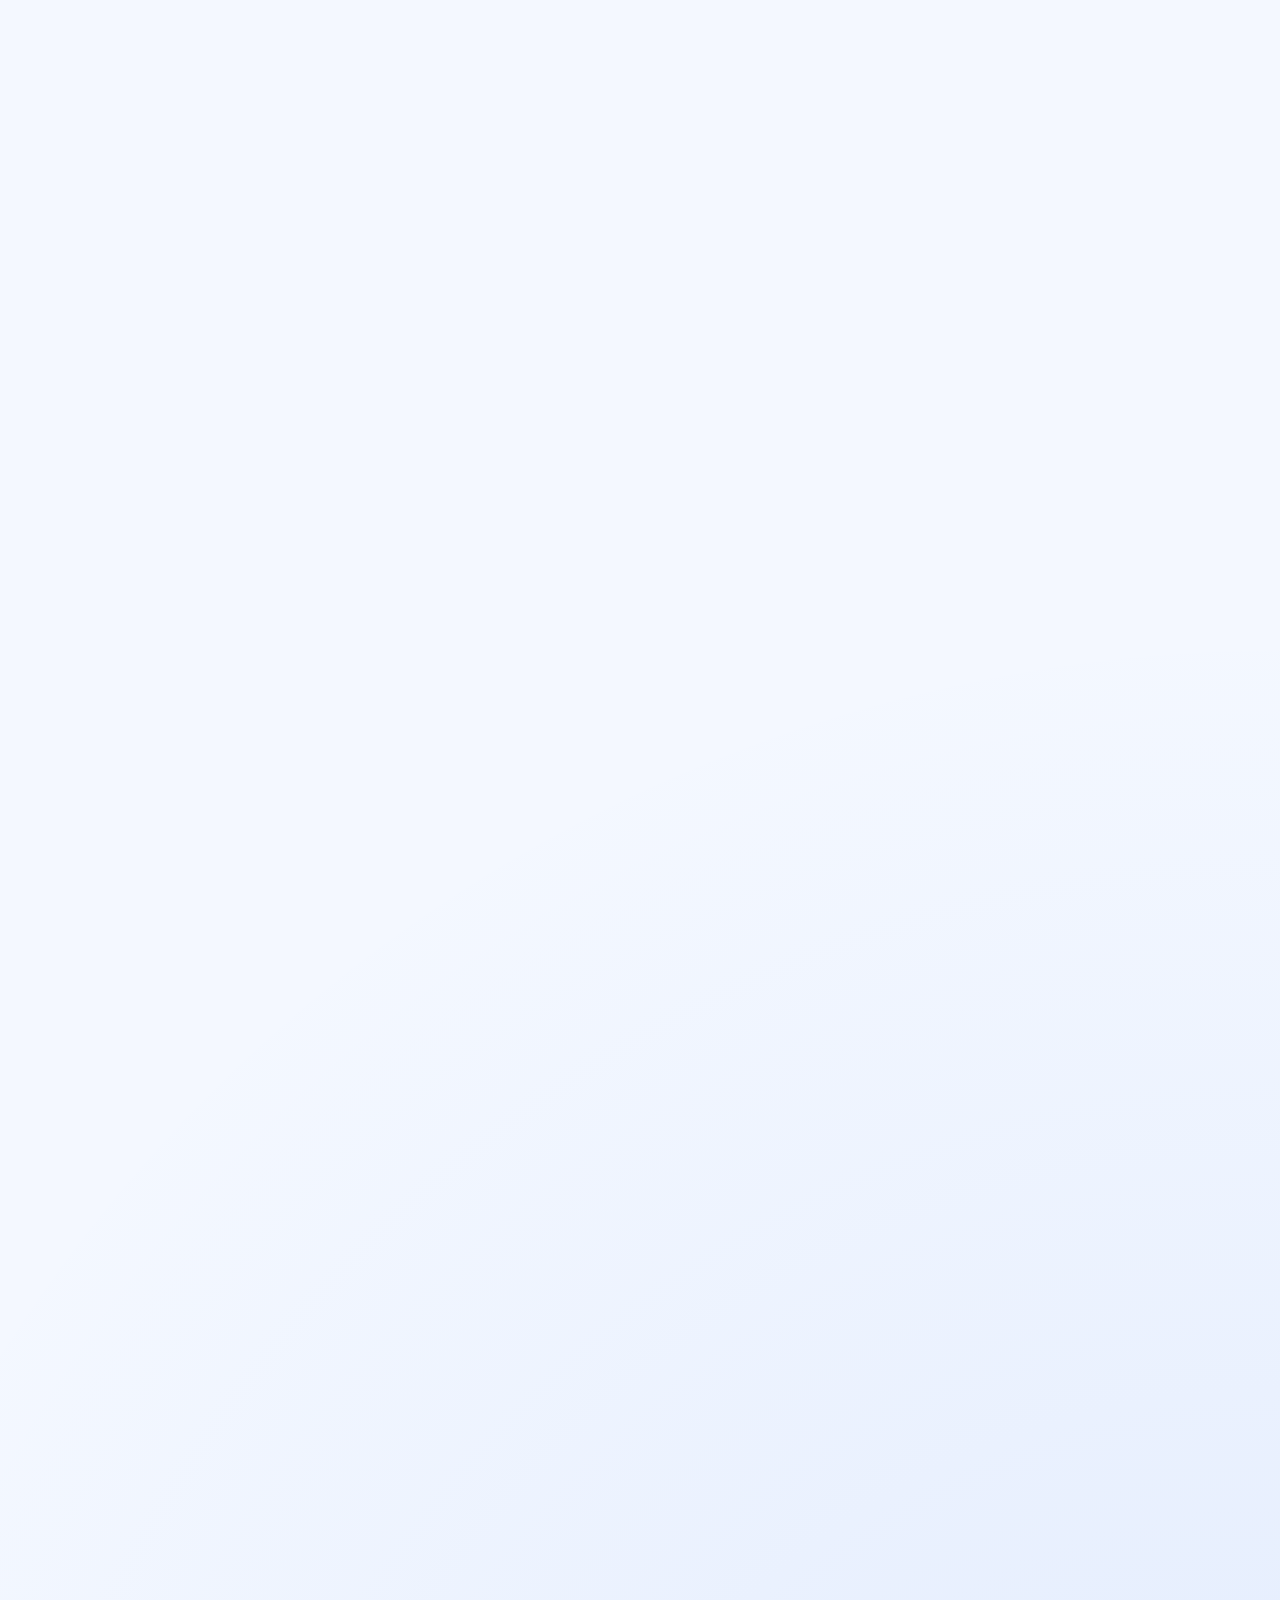
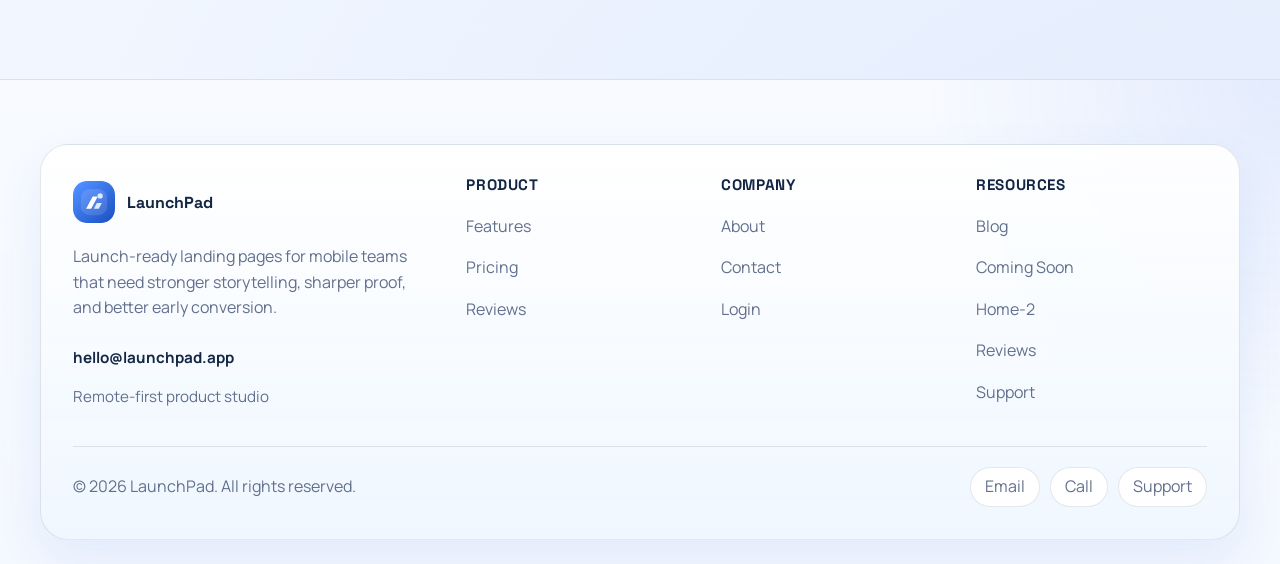
<file: pages/reviews.html>
<!DOCTYPE html>
<html lang="en" dir="ltr">

<head>
    <meta charset="UTF-8">
    <meta name="viewport" content="width=device-width, initial-scale=1.0">
    <title>Reviews | LaunchPad Customer Stories</title>
    <meta name="description" content="Browse LaunchPad testimonials, customer stories, video-style proof, and ratings that show how teams build trust, lift conversions, and strengthen launches.">
    <link rel="icon" type="image/svg+xml" href="../assets/images/logo-mark.svg">
    <link rel="alternate icon" type="image/jpeg" href="../assets/images/logo-mark.jpg">
    <link rel="apple-touch-icon" href="../assets/images/logo-mark.jpg">
    <link rel="canonical" href="https://venkatreddy16.github.io/Mobile-App-Landing-Page-Pre-Launch-/pages/reviews.html">
    <script type="application/ld+json">{"@context":"https://schema.org","@type":"WebPage","name":"Reviews | LaunchPad Customer Stories","description":"Browse LaunchPad testimonials, customer stories, video-style proof, and ratings that show how teams build trust, lift conversions, and strengthen launches.","url":"https://venkatreddy16.github.io/Mobile-App-Landing-Page-Pre-Launch-/pages/reviews.html","isPartOf":{"@type":"WebSite","name":"LaunchPad","url":"https://launchpad.app"},"about":{"@type":"Organization","name":"LaunchPad","url":"https://launchpad.app","logo":"https://venkatreddy16.github.io/Mobile-App-Landing-Page-Pre-Launch-/assets/images/logo-mark.svg","email":"hello@launchpad.app","telephone":"+1-415-555-0134","address":{"@type":"PostalAddress","streetAddress":"220 Market Street","addressLocality":"San Francisco","addressRegion":"CA","postalCode":"94103","addressCountry":"US"}}}</script>
    <link rel="preconnect" href="https://fonts.googleapis.com">
    <link rel="preconnect" href="https://fonts.gstatic.com" crossorigin>
    <link href="https://fonts.googleapis.com/css2?family=Manrope:wght@400;500;700;800&family=Space+Grotesk:wght@500;700&display=swap" rel="stylesheet">
    <link rel="stylesheet" href="../assets/css/style.css">
    <link rel="stylesheet" href="../assets/css/dark-mode.css">
    <link rel="stylesheet" href="../assets/css/rtl.css">

</head>

<body class="page-reviews">
    <div class="site-shell">
        <header class="topbar">
            <div class="container">
                <a class="brand" href="./index.html">
                    <img class="brand-mark" src="../assets/images/logo-mark.svg" alt="LaunchPad logo">
                    <span>LaunchPad</span>
                </a>
                <button class="menu-toggle icon-button" type="button" data-menu-toggle aria-expanded="false" aria-label="Open navigation">
                    <span class="menu-toggle-icon" aria-hidden="true">
                        <span></span>
                        <span></span>
                        <span></span>
                    </span>
                </button>
                <nav class="nav-wrap" data-nav-wrap>
                    <ul class="nav-menu">
                        <li class="dropdown">
                            <button class="dropdown-toggle" type="button" data-dropdown-toggle>
                                <span>Home</span>
                                <span class="dropdown-caret" aria-hidden="true"></span>
                            </button>
                            <div class="dropdown-menu">
                                <a href="./index.html">Home-1</a>
                                <a href="./home-2.html">Home-2</a>
                            </div>
                        </li>
                        <li>
                            <a class="nav-link" href="./about.html">About</a>
                        </li>
                        <li>
                            <a class="nav-link" href="./features.html">Features</a>
                        </li>
                        <li>
                            <a class="nav-link" href="./blog.html">Blog</a>
                        </li>
                        <li>
                            <a class="nav-link" href="./pricing.html">Pricing</a>
                        </li>
                        <li>
                            <a class="nav-link" href="./contact.html">Contact</a>
                        </li>
                        <li class="index-mobile-actions" data-mobile-header-actions></li>
                    </ul>
                </nav>
                <div class="header-actions">
                    <button class="icon-button theme-toggle" type="button" data-theme-toggle aria-label="Switch to dark mode">
                        <span class="theme-toggle-icon" aria-hidden="true">
                            <span class="theme-icon theme-icon-sun">
                                <svg viewBox="0 0 24 24" role="presentation">
                                    <circle cx="12" cy="12" r="4"></circle>
                                    <path d="M12 2v2.5M12 19.5V22M4.93 4.93l1.77 1.77M17.3 17.3l1.77 1.77M2 12h2.5M19.5 12H22M4.93 19.07l1.77-1.77M17.3 6.7l1.77-1.77"></path>
                                </svg>
                            </span>
                            <span class="theme-icon theme-icon-moon">
                                <svg viewBox="0 0 24 24" role="presentation">
                                    <path d="M20 14.5A8.5 8.5 0 0 1 9.5 4 9 9 0 1 0 20 14.5Z"></path>
                                </svg>
                            </span>
                        </span>
                    </button>
                    <button class="icon-button rtl-toggle" type="button" data-rtl-toggle aria-label="Toggle RTL layout">
                        <span class="rtl-toggle-label" aria-hidden="true">RTL</span>
                    </button>
                    <a class="primary-btn login-btn" href="./login.html">Login</a>
                </div>
            </div>
        </header>

        <main>
            <section class="app-showcase-hero">
                <div class="container">
                    <div class="app-showcase-grid">
                        <div class="app-showcase-visual fade-in">
                            <figure class="showcase-device showcase-device-primary">
                                <img src="../assets/images/screen-review-summary.jpg" alt="Phone screen showing customer feedback and retention-focused review highlights">
                            </figure>
                            <figure class="showcase-device showcase-device-secondary">
                                <img src="../assets/images/screen-performance.jpg" alt="Phone screen showing customer story insights and audience response metrics">
                            </figure>
                            <div class="showcase-float-card">
                                <strong>Trusted before release</strong>
                                <p>Customer proof, star ratings, and transformation stories reduce hesitation at launch.</p>
                            </div>
                        </div>
                        <div class="app-showcase-copy reveal-up">
                            <span class="eyebrow">Customer proof</span>
                            <p class="app-showcase-kicker">Social proof for visitors who need confidence before signup</p>
                            <h1>Customers use LaunchPad when launch quality cannot be average.</h1>
                            <p class="lede">From health apps to fintech pilots, teams rely on LaunchPad to create trust, speed, and measurable conversion before release day.</p>
                            <div class="hero-actions">
                                <a class="secondary-btn" href="./pricing.html">See Plans</a>
                                <a class="ghost-btn" href="./contact.html">Book Demo</a>
                            </div>
                            <div class="showcase-brand-row">
                                <span>FitSync</span>
                                <span>MedAxis</span>
                                <span>NudgePay</span>
                            </div>
                            <div class="showcase-metrics">
                                <div class="showcase-metric">
                                    <strong>38%</strong>
                                    <span>lift after template migration and proof-first rewrites</span>
                                </div>
                                <div class="showcase-metric">
                                    <strong>5/5</strong>
                                    <span>verified pilot rating across multi-team launch reviews</span>
                                </div>
                            </div>
                        </div>
                    </div>
                </div>
            </section>

            <section class="page-hero">
                <div class="container">
                    <span class="eyebrow">What teams mention most</span>
                    <h2>The trust signals that move hesitant visitors.</h2>
                    <p class="lede">The strongest feedback is consistent: clear proof, sharper screenshots, and tighter messaging make launch pages feel credible faster.</p>
                </div>
            </section>

            <section>
                <div class="container">
                    <div class="testimonials-grid">
                        <article class="testimonial-card fade-in">
                            <strong>5/5</strong>
                            <p>"Our signup conversion jumped 38% after we replaced a vague hero with a clearer launch story and stronger proof."</p>
                            <span>Ella Perez, FitSync</span>
                        </article>
                        <article class="testimonial-card fade-in">
                            <strong>5/5</strong>
                            <p>"The RTL support meant we could launch in MENA without redesigning the whole experience from scratch."</p>
                            <span>Karim Rahal, MedAxis</span>
                        </article>
                        <article class="testimonial-card fade-in">
                            <strong>5/5</strong>
                            <p>"The pricing and proof sections finally gave our team a clearer way to explain the product before release."</p>
                            <span>David Cho, NudgePay</span>
                        </article>
                    </div>
                </div>
            </section>

            <section>
                <div class="container">
                    <div class="section-head reveal-up">
                        <span class="eyebrow">Customer photos</span>
                        <h2>Faces behind the launch wins.</h2>
                    </div>
                    <div class="team-grid">
                        <article class="team-card fade-in">
                            <img src="../assets/images/untitled%20folder/pexels-kampus-8463168.jpg" alt="Professional portrait representing customer Ella Perez">
                            <h3>Ella Perez</h3>
                            <p>Founder, FitSync</p>
                        </article>
                        <article class="team-card fade-in">
                            <img src="../assets/images/untitled%20folder/pexels-rdne-10029839.jpg" alt="Professional portrait representing customer Karim Rahal">
                            <h3>Karim Rahal</h3>
                            <p>CMO, MedAxis</p>
                        </article>
                        <article class="team-card fade-in">
                            <img src="../assets/images/untitled%20folder/pexels-gustavo-fring-4872055.jpg" alt="Professional portrait representing customer David Cho">
                            <h3>David Cho</h3>
                            <p>Growth Lead, NudgePay</p>
                        </article>
                    </div>
                </div>
            </section>

            <section>
                <div class="container">
                    <div class="section-head reveal-up">
                        <span class="eyebrow">Star ratings</span>
                        <h2>Launch-ready trust at a glance.</h2>
                    </div>
                    <div class="numbers-grid">
                        <article class="stat-card fade-in">
                            <strong>4.9/5</strong>
                            <p>overall satisfaction from teams that needed launch trust before store approval</p>
                        </article>
                        <article class="stat-card fade-in">
                            <strong>96%</strong>
                            <p>would recommend to another founder preparing a pre-release campaign</p>
                        </article>
                        <article class="stat-card fade-in">
                            <strong>31%</strong>
                            <p>average lift in landing-page conversion after proof and messaging updates</p>
                        </article>
                    </div>
                </div>
            </section>

            <section>
                <div class="container feature-pair">
                    <div class="video-card fade-in">
                        <img class="media-shot" src="../assets/images/untitled%20folder/pexels-cottonbro-8468513.jpg" alt="Team reviewing customer feedback and support notes together">
                    </div>
                    <div class="reveal-up">
                        <span class="eyebrow">Video testimonials</span>
                        <h2>Stories that explain the before and after.</h2>
                        <p>Use video-style sections to make transformations feel personal, credible, and immediate for new visitors.</p>
                    </div>
                </div>
            </section>

            <section>
                <div class="container feature-pair">
                    <div class="reveal-up">
                        <span class="eyebrow">Proof highlights</span>
                        <h2>Customer proof lands harder when you support it with visuals.</h2>
                        <p>Modern app landing pages combine quotes, performance numbers, and branded screenshots to make trust feel immediate instead of abstract.</p>
                        <ul class="check-list">
                            <li>Show review wins next to actual campaign snapshots</li>
                            <li>Use one visual rhythm across testimonials and case studies</li>
                            <li>Pair customer names with concrete business outcomes</li>
                            <li>Build confidence before visitors ever reach pricing</li>
                        </ul>
                    </div>
                    <div class="video-card fade-in">
                        <img class="media-shot" src="../assets/images/untitled%20folder/pexels-alphatradezone-5831696.jpg" alt="Team discussing analytics and customer results in an office">
                    </div>
                </div>
            </section>

            <section>
                <div class="container">
                    <div class="section-head reveal-up">
                        <span class="eyebrow">FAQ</span>
                        <h2>Common questions before teams trust a new launch template.</h2>
                    </div>
                    <div class="faq-list">
                        <details class="faq-item fade-in">
                            <summary>Are these review results based on different industries?</summary>
                            <p>Yes. The examples here represent health, fintech, and productivity teams with different launch audiences and goals.</p>
                        </details>
                        <details class="faq-item fade-in">
                            <summary>Can review sections work before a product is publicly released?</summary>
                            <p>Yes. Beta feedback, pilot outcomes, and partner endorsements can all build trust before the full launch.</p>
                        </details>
                        <details class="faq-item fade-in">
                            <summary>What matters more: quotes, screenshots, or metrics?</summary>
                            <p>The strongest proof systems combine all three so visitors can quickly connect emotion, evidence, and product context.</p>
                        </details>
                        <details class="faq-item fade-in">
                            <summary>Can we use pilot feedback before the public launch?</summary>
                            <p>Yes. Early adopter quotes, beta results, and partner validation often make the strongest proof before app-store momentum starts.</p>
                        </details>
                    </div>
                </div>
            </section>

            <section>
                <div class="container">
                    <div class="section-head reveal-up">
                        <span class="eyebrow">Case studies</span>
                        <h2>Success stories with numbers attached.</h2>
                    </div>
                    <div class="review-grid">
                        <article class="story-card fade-in">
                            <h3>PulseFit</h3>
                            <p>Raised 18k waitlist signups in 28 days with a conversion-first page structure and clearer beta positioning.</p>
                        </article>
                        <article class="story-card fade-in">
                            <h3>MedAxis</h3>
                            <p>Localized launch experiences for 3 markets with zero theme rework and consistent trust signals across pages.</p>
                        </article>
                        <article class="story-card fade-in">
                            <h3>NudgePay</h3>
                            <p>Clarified enterprise value through pricing and comparison sections before higher-intent demo requests reached sales.</p>
                        </article>
                    </div>
                </div>
            </section>

            <section>
                <div class="container hero-card reveal-up">
                    <span class="eyebrow">Join them</span>
                    <h2>Your app can launch with this level of trust too.</h2>
                    <div class="cta-actions">
                        <a class="primary-btn" href="./index.html#waitlist">Join Waitlist</a>
                        <a class="secondary-btn" href="./contact.html">Request Demo</a>
                    </div>
                </div>
            </section>
        </main>

        <footer class="site-footer">
            <div class="container">
                <div class="footer-grid">
                    <div class="footer-brand-block">
                        <a class="brand" href="./index.html">
                            <img class="brand-mark" src="../assets/images/logo-mark.svg" alt="LaunchPad logo">
                            <span>LaunchPad</span>
                        </a>
                        <p class="footer-copy">Launch-ready landing pages for mobile teams that need stronger storytelling, sharper proof, and better early conversion.</p>
                        <div class="footer-contact">
                            <a href="mailto:hello@launchpad.app">hello@launchpad.app</a>
                            <span>Remote-first product studio</span>
                        </div>
                    </div>
                    <div class="footer-links">
                        <h3>Product</h3>
                        <ul>
                            <li><a href="./features.html">Features</a></li>
                            <li><a href="./pricing.html">Pricing</a></li>
                            <li><a href="./reviews.html">Reviews</a></li>
                        </ul>
                    </div>
                    <div class="footer-links">
                        <h3>Company</h3>
                        <ul>
                            <li><a href="./about.html">About</a></li>
                            <li><a href="./contact.html">Contact</a></li>
                            <li><a href="./login.html">Login</a></li>
                        </ul>
                    </div>
                    <div class="footer-links">
                        <h3>Resources</h3>
                        <ul>
                            <li><a href="./blog.html">Blog</a></li>
                            <li><a href="./coming-soon.html">Coming Soon</a></li>
                            <li><a href="./home-2.html">Home-2</a></li>
                            <li><a href="./reviews.html">Reviews</a></li>
                            <li><a href="./contact.html">Support</a></li>
                        </ul>
                    </div>
                </div>
                <div class="footer-bottom">
                    <span>&copy; <span data-year></span> LaunchPad. All rights reserved.</span>
                    <div class="social-list">
                        <a href="mailto:hello@launchpad.app">Email</a>
                        <a href="tel:+14155550134">Call</a>
                        <a href="./contact.html">Support</a>
                    </div>
                </div>
            </div>
        </footer>
        <script src="../assets/js/main.js"></script>
    </div>
</body>

</html>
</file>
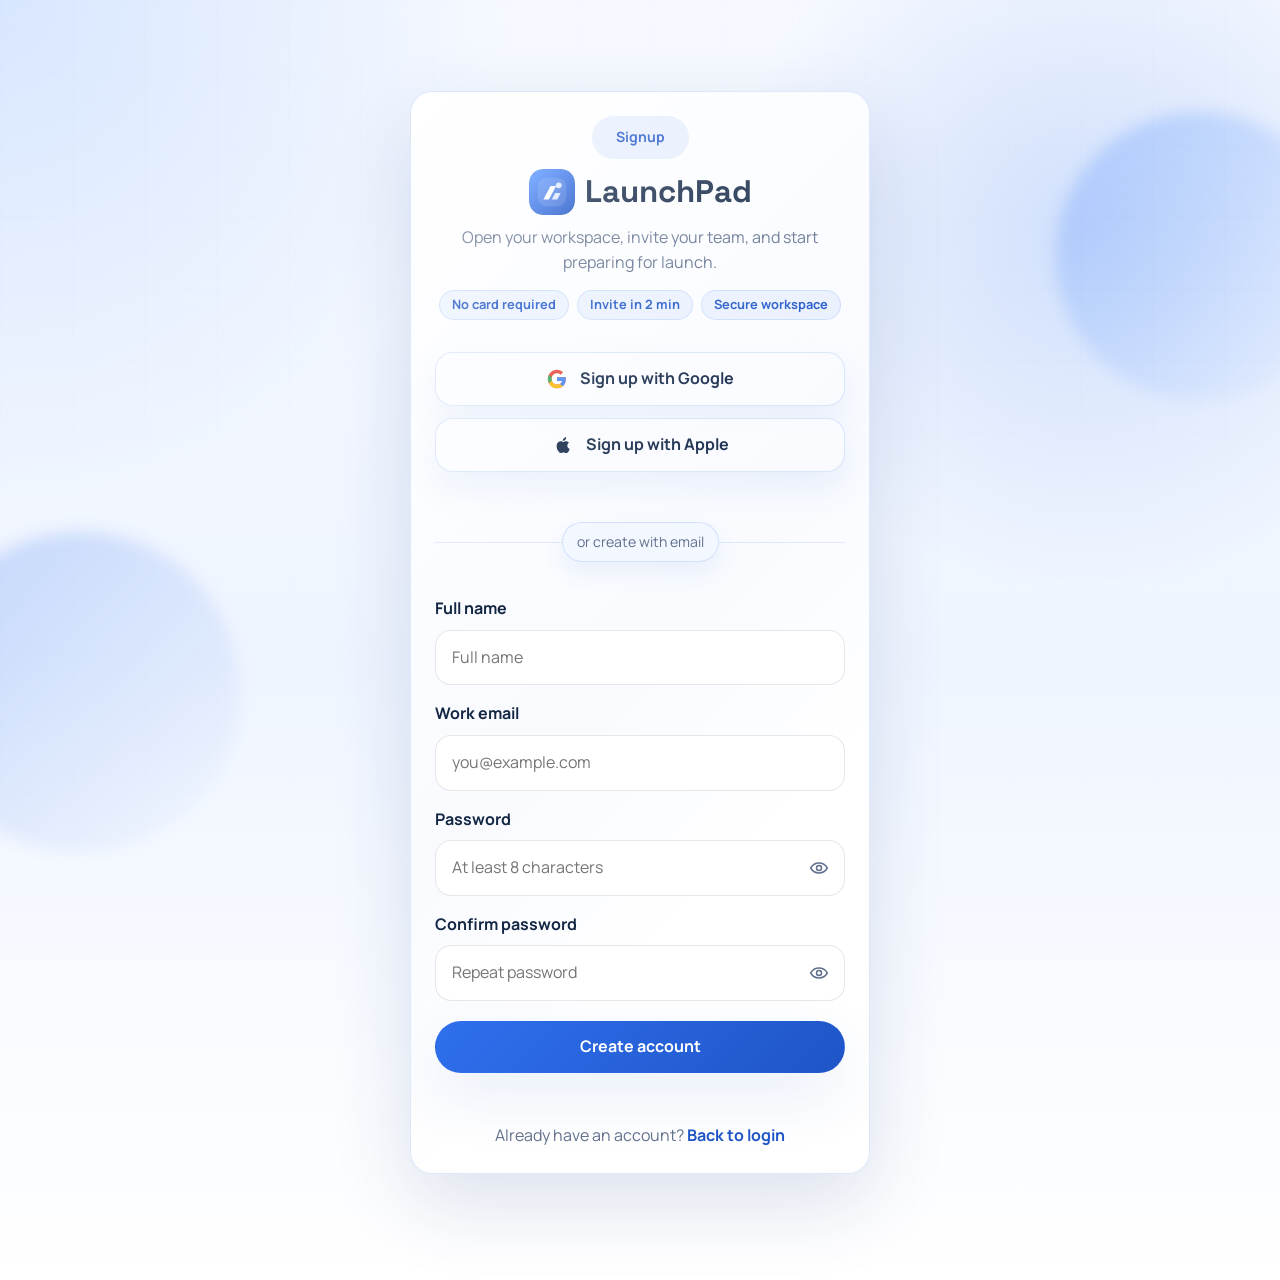
<file: pages/signup.html>
<!DOCTYPE html>
<html lang="en" dir="ltr">

<head>
    <meta charset="UTF-8">
    <meta name="viewport" content="width=device-width, initial-scale=1.0">
    <title>Signup | LaunchPad Workspace Setup</title>
    <meta name="description" content="Create your LaunchPad account to set up a pre-launch workspace, invite collaborators, and start building a stronger app release funnel.">
    <link rel="icon" type="image/svg+xml" href="../assets/images/logo-mark.svg">
    <link rel="alternate icon" type="image/jpeg" href="../assets/images/logo-mark.jpg">
    <link rel="apple-touch-icon" href="../assets/images/logo-mark.jpg">
    <link rel="canonical" href="https://venkatreddy16.github.io/Mobile-App-Landing-Page-Pre-Launch-/pages/signup.html">
    <script type="application/ld+json">{"@context":"https://schema.org","@type":"WebPage","name":"Signup | LaunchPad Workspace Setup","description":"Create your LaunchPad account to set up a pre-launch workspace, invite collaborators, and start building a stronger app release funnel.","url":"https://venkatreddy16.github.io/Mobile-App-Landing-Page-Pre-Launch-/pages/signup.html","isPartOf":{"@type":"WebSite","name":"LaunchPad","url":"https://launchpad.app"},"about":{"@type":"Organization","name":"LaunchPad","url":"https://launchpad.app","logo":"https://venkatreddy16.github.io/Mobile-App-Landing-Page-Pre-Launch-/assets/images/logo-mark.svg","email":"hello@launchpad.app","telephone":"+1-415-555-0134","address":{"@type":"PostalAddress","streetAddress":"220 Market Street","addressLocality":"San Francisco","addressRegion":"CA","postalCode":"94103","addressCountry":"US"}}}</script>
    <link rel="preconnect" href="https://fonts.googleapis.com">
    <link rel="preconnect" href="https://fonts.gstatic.com" crossorigin>
    <link href="https://fonts.googleapis.com/css2?family=Manrope:wght@400;500;700;800&family=Space+Grotesk:wght@500;700&display=swap" rel="stylesheet">
    <link rel="stylesheet" href="../assets/css/style.css?v=20260525-signup">
    <link rel="stylesheet" href="../assets/css/dark-mode.css?v=20260525-signup">
    <link rel="stylesheet" href="../assets/css/rtl.css?v=20260525-signup">
    <style>
        .page-signup .auth-layout {
            align-items: start;
            max-width: 460px;
            grid-template-columns: minmax(0, 1fr);
            justify-items: center;
            margin-inline: auto;
        }

        .page-signup .auth-forms-stack {
            width: min(100%, 460px);
            justify-self: center;
            align-self: start;
        }

        .page-signup .auth-card {
            width: 100%;
        }

        .page-signup .auth-social-btn {
            justify-content: center;
        }

        .page-signup .auth-switch {
            margin-top: 4px;
        }

        .page-signup .form-status:empty {
            min-height: 0;
            margin-top: 0;
        }
    </style>

</head>

<body class="login-page signup-page page-signup">
    <div class="site-shell">
        <main>
            <h1 class="sr-only">Create a LaunchPad account</h1>
            <section class="auth-section">
                <div class="container auth-layout auth-layout-enhanced">
                    <div class="auth-forms-stack">
                        <div class="auth-card auth-card-primary fade-in">
                            <div class="auth-card-head">
                                <span class="eyebrow">Signup</span>
                                <a class="brand auth-card-brand" href="./index.html" aria-label="Go to LaunchPad home page">
                                    <img class="brand-mark auth-card-brand-mark" src="../assets/images/logo-mark.svg" alt="LaunchPad logo">
                                    <span>LaunchPad</span>
                                </a>
                                <p>Open your workspace, invite your team, and start preparing for launch.</p>
                                <div class="auth-trust-strip" aria-label="Signup benefits">
                                    <span>No card required</span>
                                    <span>Invite in 2 min</span>
                                    <span>Secure workspace</span>
                                </div>
                            </div>
                            <div class="auth-socials" aria-label="Alternative sign up options">
                                <a class="auth-social-btn" href="./contact.html" aria-label="Sign up with Google">
                                    <svg viewBox="0 0 24 24" aria-hidden="true" role="presentation">
                                        <path fill="#EA4335" d="M12 10.2v3.9h5.5c-.2 1.3-1.5 3.9-5.5 3.9-3.3 0-6-2.8-6-6.1s2.7-6.1 6-6.1c1.9 0 3.2.8 3.9 1.5l2.7-2.6C16.9 3.1 14.7 2 12 2 6.5 2 2 6.5 2 12s4.5 10 10 10c5.8 0 9.6-4.1 9.6-9.8 0-.7-.1-1.3-.2-2H12Z"></path>
                                        <path fill="#34A853" d="M2 12c0 1.6.4 3.1 1.2 4.4l3.2-2.5c-.2-.6-.4-1.2-.4-1.9s.1-1.3.4-1.9L3.2 7.6C2.4 8.9 2 10.4 2 12Z"></path>
                                        <path fill="#FBBC05" d="M12 22c2.7 0 4.9-.9 6.5-2.4l-3.1-2.4c-.8.6-1.9 1-3.4 1-2.6 0-4.8-1.8-5.6-4.2l-3.3 2.5C4.7 19.8 8 22 12 22Z"></path>
                                        <path fill="#4285F4" d="M18.5 19.6c1.9-1.8 3.1-4.4 3.1-7.4 0-.7-.1-1.3-.2-2H12v3.9h5.5c-.2 1.1-.8 2.6-2.4 3.7l3.4 1.8Z"></path>
                                    </svg>
                                    <span>Sign up with Google</span>
                                </a>
                                <a class="auth-social-btn" href="./contact.html" aria-label="Sign up with Apple">
                                    <svg viewBox="0 0 24 24" aria-hidden="true" role="presentation">
                                        <path d="M16.7 12.7c0-2 1.7-3 1.8-3.1-1-1.5-2.6-1.7-3.1-1.8-1.3-.1-2.5.8-3.2.8-.7 0-1.7-.8-2.8-.8-1.5 0-2.8.9-3.6 2.2-1.5 2.6-.4 6.5 1.1 8.6.7 1.1 1.6 2.3 2.8 2.2 1.1 0 1.5-.7 2.9-.7 1.3 0 1.7.7 2.9.7 1.2 0 2-1.1 2.7-2.1.8-1.2 1.1-2.4 1.1-2.5-.1 0-2.6-1-2.6-3.5Z"></path>
                                        <path d="M14.5 6.4c.6-.8 1.1-1.9 1-3-.9.1-2.1.6-2.8 1.4-.6.7-1.1 1.8-1 2.9 1 .1 2.1-.5 2.8-1.3Z"></path>
                                    </svg>
                                    <span>Sign up with Apple</span>
                                </a>
                            </div>
                            <div class="auth-divider" aria-hidden="true">
                                <span>or create with email</span>
                            </div>
                            <form class="auth-form" data-validate data-form-behavior="demo-auth" novalidate>
                                <div class="field">
                                    <label for="signup-name">Full name</label>
                                    <input id="signup-name" name="name" type="text" required placeholder="Full name">
                                </div>
                                <div class="field">
                                    <label for="signup-email">Work email</label>
                                    <input id="signup-email" name="email" type="email" required placeholder="you@example.com">
                                </div>
                                <div class="field">
                                    <label for="signup-password">Password</label>
                                    <div class="password-field">
                                        <input id="signup-password" name="password" type="password" required placeholder="At least 8 characters">
                                        <button class="password-toggle" type="button" data-password-toggle aria-label="Show password" aria-controls="signup-password">
                                            <svg class="password-icon password-icon-eye" viewBox="0 0 24 24" aria-hidden="true" role="presentation">
                                                <path d="M2 12s3.5-6 10-6 10 6 10 6-3.5 6-10 6S2 12 2 12Z"></path>
                                                <circle cx="12" cy="12" r="3"></circle>
                                            </svg>
                                            <svg class="password-icon password-icon-eye-off" viewBox="0 0 24 24" aria-hidden="true" role="presentation">
                                                <path d="M3 3 21 21"></path>
                                                <path d="M10.6 10.7a3 3 0 0 0 4 4"></path>
                                                <path d="M9.9 5.2A11 11 0 0 1 12 5c6.5 0 10 7 10 7a17.3 17.3 0 0 1-3 3.8"></path>
                                                <path d="M6.2 6.2A17.7 17.7 0 0 0 2 12s3.5 7 10 7c1.8 0 3.4-.5 4.8-1.2"></path>
                                            </svg>
                                        </button>
                                    </div>
                                </div>
                                <div class="field">
                                    <label for="confirm-password">Confirm password</label>
                                    <div class="password-field">
                                        <input id="confirm-password" name="confirm_password" type="password" required placeholder="Repeat password">
                                        <button class="password-toggle" type="button" data-password-toggle aria-label="Show password" aria-controls="confirm-password">
                                            <svg class="password-icon password-icon-eye" viewBox="0 0 24 24" aria-hidden="true" role="presentation">
                                                <path d="M2 12s3.5-6 10-6 10 6 10 6-3.5 6-10 6S2 12 2 12Z"></path>
                                                <circle cx="12" cy="12" r="3"></circle>
                                            </svg>
                                            <svg class="password-icon password-icon-eye-off" viewBox="0 0 24 24" aria-hidden="true" role="presentation">
                                                <path d="M3 3 21 21"></path>
                                                <path d="M10.6 10.7a3 3 0 0 0 4 4"></path>
                                                <path d="M9.9 5.2A11 11 0 0 1 12 5c6.5 0 10 7 10 7a17.3 17.3 0 0 1-3 3.8"></path>
                                                <path d="M6.2 6.2A17.7 17.7 0 0 0 2 12s3.5 7 10 7c1.8 0 3.4-.5 4.8-1.2"></path>
                                            </svg>
                                        </button>
                                    </div>
                                </div>
                                <button class="primary-btn" type="submit">Create account</button>
                                <p class="form-status" data-form-status aria-live="polite" role="status"></p>
                            </form>
                            <p class="auth-switch">Already have an account? <a href="./login.html">Back to login</a></p>
                        </div>
                    </div>
                </div>
            </section>
        </main>
        <script src="../assets/js/main.js"></script>
    </div>
</body>

</html>
</file>
<file: assets/css/style.css>
/* CSS Variables - Root Variables */
:root {
    --font-display: "Space Grotesk", sans-serif;
    --font-body: "Manrope", sans-serif;
    --bg: #f4f7f1;
    --bg-elevated: #ffffff;
    --text: #163027;
    --text-soft: #5f6f68;
    --primary: #2f6fed;
    --primary-strong: #1f55c7;
    --accent: #8ec5ff;
    --border: rgba(22, 48, 39, .12);
    --shadow: 0 24px 60px rgba(19, 49, 39, .08);
    --radius: 22px;
    --space-1: 4px;
    --space-2: 8px;
    --space-3: 12px;
    --space-4: 16px;
    --space-5: 20px;
    --space-6: 24px;
    --space-8: 32px;
    --space-12: 48px;
    --space-16: 64px;
    --container: 1200px;
}

/* 2026 Brand Refresh */
:root {
    --bg: #f4f8ff;
    --bg-elevated: #ffffff;
    --text: #132644;
    --text-soft: #61708d;
    --primary: #2f6fed;
    --primary-strong: #1f55c7;
    --accent: #dce9ff;
    --border: rgba(19, 38, 68, .11);
    --shadow: 0 24px 60px rgba(31, 85, 199, .10);
}

body {
    background:
        radial-gradient(circle at top left, rgba(79, 141, 255, .16), transparent 30%),
        radial-gradient(circle at bottom right, rgba(47, 111, 237, .10), transparent 26%),
        var(--bg);
}

.primary-btn {
    background: linear-gradient(135deg, var(--primary) 0%, var(--primary-strong) 100%);
    box-shadow: 0 18px 34px rgba(47, 111, 237, .18);
}

.secondary-btn,
.ghost-btn,
.hero-banner .app-showcase-copy .ghost-btn {
    border-color: rgba(47, 111, 237, .16);
}

.secondary-btn {
    background: rgba(47, 111, 237, .08);
    color: var(--primary-strong);
}

.ghost-btn {
    background: rgba(255, 255, 255, .82);
    color: var(--text);
}

.hero-card,
.feature-card,
.benefit-card,
.stat-card,
.testimonial-card,
.support-card,
.timeline-card,
.achievement-card,
.story-card,
.team-card,
.pricing-card,
.map-card,
.comparison-table-wrap,
.faq-item,
.video-card,
.page-hero-panel,
.feature-hero-panel,
.market-need-card,
.waitlist-form-card,
.page-home-1 .store-chip,
.page-home-1 .roadmap-item,
.page-home-1 .beta-card {
    background: rgba(255, 255, 255, .94);
    border: 1px solid rgba(47, 111, 237, .12);
    box-shadow: 0 20px 48px rgba(31, 85, 199, .08);
}

.media-shot,
.map-card img,
.team-card img,
.home-banner-visual-card img,
.feature-pair img,
.video-card img,
.screenshot-card img {
    border-radius: 24px;
}

.app-showcase-hero.hero-banner .container,
.hero-banner-features .feature-hero-shell,
.about-hero-shell,
.contact-hero-banner .contact-hero-shell,
.blog-hero-banner .blog-hero-shell {
    background:
        radial-gradient(circle at 10% 18%, rgba(255, 255, 255, .72), transparent 18%),
        radial-gradient(circle at 90% 18%, rgba(197, 219, 255, .54), transparent 20%),
        linear-gradient(135deg, #f8fbff 0%, #e8f1ff 52%, #d8e6ff 100%);
    box-shadow: 0 30px 90px rgba(31, 85, 199, .12);
}

.hero-banner-home .container {
    background:
        radial-gradient(circle at 16% 18%, rgba(255, 255, 255, .7), transparent 18%),
        linear-gradient(135deg, #f8fbff 0%, #e8f1ff 56%, #d8e6ff 100%),
        url("../images/photo-single-hero-source.png") right center/32% no-repeat;
}

.showcase-device {
    border-color: #203d72;
    box-shadow: 0 28px 64px rgba(19, 38, 68, .18);
}

.hero-banner .showcase-float-card,
.hero-banner .showcase-metric,
.about-hero-full .showcase-float-card {
    background: rgba(255, 255, 255, .82);
    border: 1px solid rgba(47, 111, 237, .12);
    box-shadow: 0 18px 38px rgba(31, 85, 199, .12);
}

.hero-banner .showcase-float-card strong,
.hero-banner .showcase-float-card span,
.hero-banner .showcase-float-card p,
.hero-banner .app-showcase-copy,
.about-hero-full .app-showcase-copy,
.hero-banner .showcase-brand-row,
.hero-banner .showcase-metric span {
    color: var(--text);
}

.hero-banner .app-showcase-copy .eyebrow,
.about-hero-full .app-showcase-copy .eyebrow,
.contact-hero-copy .eyebrow,
.blog-hero-copy .eyebrow,
.feature-hero-copy .eyebrow {
    background: rgba(47, 111, 237, .10);
    color: var(--primary-strong);
}

.hero-banner .app-showcase-copy .lede,
.about-hero-bio,
.market-need-intro {
    color: var(--text-soft);
}

.hero-banner .app-showcase-copy .secondary-btn {
    background: linear-gradient(135deg, var(--primary) 0%, var(--primary-strong) 100%);
    color: #fff;
    box-shadow: 0 18px 34px rgba(47, 111, 237, .18);
}

.hero-banner .showcase-brand-row span {
    background: rgba(255, 255, 255, .76);
    border: 1px solid rgba(47, 111, 237, .12);
}

.section-head h2,
.hero h2,
.page-hero h2,
.feature-pair h2,
.hero-card h2,
.auth-card h2 {
    letter-spacing: -.03em;
}

.contact-hero-note,
.blog-hero-note {
    background: rgba(255, 255, 255, .82);
    border: 1px solid rgba(47, 111, 237, .12);
    box-shadow: 0 20px 40px rgba(31, 85, 199, .10);
}

.page-home-1 .waitlist-trust {
    background: rgba(47, 111, 237, .08);
    color: var(--primary-strong);
}

.auth-section {
    padding-top: 24px;
}

.auth-layout-enhanced {
    display: grid;
    gap: 28px;
    align-items: stretch;
}

.auth-intro-panel {
    display: grid;
    gap: 22px;
    padding: clamp(28px, 4vw, 40px);
}

.auth-checks {
    margin: 0;
    padding: 0;
    list-style: none;
    display: grid;
    gap: 12px;
}

.auth-checks li {
    position: relative;
    padding-left: 28px;
    color: var(--text-soft);
}

.auth-checks li::before {
    content: "";
    position: absolute;
    left: 0;
    top: 10px;
    width: 12px;
    height: 12px;
    border-radius: 999px;
    background: linear-gradient(135deg, var(--primary), var(--primary-strong));
}

.auth-mini-stats {
    display: grid;
    gap: 16px;
    grid-template-columns: repeat(2, minmax(0, 1fr));
}

.auth-mini-stats article {
    padding: 18px 20px;
    border-radius: 22px;
    background: rgba(47, 111, 237, .06);
    border: 1px solid rgba(47, 111, 237, .12);
}

.auth-mini-stats strong {
    display: block;
    margin-bottom: 6px;
    font-family: var(--font-display);
    font-size: 1.55rem;
}

.auth-mini-stats span {
    color: var(--text-soft);
    font-size: .95rem;
}

.auth-dashboard-card {
    position: relative;
    overflow: hidden;
    padding: 12px;
    border-radius: 28px;
    background: linear-gradient(180deg, rgba(255, 255, 255, .96), rgba(228, 238, 255, .92));
    border: 1px solid rgba(47, 111, 237, .16);
    box-shadow: 0 22px 48px rgba(31, 85, 199, .14);
}

.auth-dashboard-card::before {
    content: "";
    position: absolute;
    inset: -20% -20% auto auto;
    width: 180px;
    height: 180px;
    border-radius: 50%;
    background: radial-gradient(circle, rgba(47, 111, 237, .22), rgba(47, 111, 237, 0));
    pointer-events: none;
}

.auth-dashboard-card img {
    width: 100%;
    border-radius: 22px;
    border: 1px solid rgba(255, 255, 255, .7);
    box-shadow: 0 20px 38px rgba(18, 50, 115, .18);
}

.auth-dashboard-meta {
    display: grid;
    gap: 12px;
    grid-template-columns: repeat(2, minmax(0, 1fr));
}

.auth-dashboard-meta div {
    padding: 14px 16px;
    border-radius: 16px;
    background: rgba(47, 111, 237, .05);
    border: 1px solid rgba(47, 111, 237, .14);
}

.auth-dashboard-meta strong {
    display: block;
    margin-bottom: 4px;
    font-size: .9rem;
}

.auth-dashboard-meta span {
    color: var(--text-soft);
    font-size: .85rem;
    line-height: 1.45;
}

.auth-forms-stack {
    display: grid;
}

.auth-card-primary {
    padding: clamp(28px, 3vw, 36px);
}

.auth-card-head {
    margin-bottom: 18px;
}

.auth-card-head p {
    margin: 10px 0 0;
    color: var(--text-soft);
}

.auth-trust-strip {
    margin-top: 14px;
    display: flex;
    flex-wrap: wrap;
    gap: 8px;
}

.auth-trust-strip span {
    min-height: 30px;
    padding: 0 12px;
    border-radius: 999px;
    border: 1px solid rgba(47, 111, 237, .16);
    background: rgba(47, 111, 237, .08);
    color: var(--primary-strong);
    font-size: .8rem;
    font-weight: 700;
    display: inline-flex;
    align-items: center;
}

.auth-form-meta {
    display: flex;
    justify-content: space-between;
    gap: 12px;
    align-items: center;
    margin-bottom: 8px;
    font-size: .92rem;
    color: var(--text-soft);
}

.auth-form-meta a {
    color: var(--primary-strong);
    font-weight: 700;
}

.auth-switch a {
    color: var(--primary-strong);
    font-weight: 700;
}

.auth-socials {
    display: grid;
    gap: 12px;
    margin-bottom: 18px;
}

.auth-social-btn {
    min-height: 54px;
    padding: 0 18px;
    border-radius: 18px;
    border: 1px solid rgba(47, 111, 237, .12);
    background: rgba(255, 255, 255, .86);
    display: flex;
    align-items: center;
    justify-content: center;
    gap: 12px;
    font-weight: 700;
    box-shadow: 0 16px 34px rgba(31, 85, 199, .08);
    transition: transform .25s ease, box-shadow .25s ease, border-color .25s ease;
}

.auth-social-btn:hover {
    transform: translateY(-2px);
    box-shadow: 0 20px 38px rgba(31, 85, 199, .12);
    border-color: rgba(47, 111, 237, .22);
}

.auth-social-btn svg {
    width: 22px;
    height: 22px;
    flex: 0 0 22px;
}

.page-login .auth-social-btn svg {
    fill: currentColor;
}

.page-signup .auth-social-btn svg {
    fill: currentColor;
}

.auth-divider {
    position: relative;
    text-align: center;
    margin: 18px 0 20px;
}

.auth-divider::before {
    content: "";
    position: absolute;
    inset: 50% 0 auto;
    border-top: 1px solid rgba(47, 111, 237, .12);
}

.auth-divider span {
    position: relative;
    z-index: 1;
    display: inline-block;
    padding: 0 12px;
    background: var(--bg-elevated);
    color: var(--text-soft);
    font-size: .88rem;
}

.password-field {
    position: relative;
}

.password-field input {
    width: 100%;
    padding-inline-end: 56px;
}

.password-toggle {
    position: absolute;
    top: 50%;
    right: 8px;
    inset-inline-end: 8px;
    transform: translateY(-50%);
    width: 36px;
    height: 36px;
    border: 1px solid transparent;
    border-radius: 10px;
    background: transparent;
    color: var(--text-soft);
    display: inline-flex;
    align-items: center;
    justify-content: center;
    padding: 0;
    z-index: 2;
}

html[dir="rtl"] .password-toggle {
    right: auto;
    left: 8px;
}

.password-toggle:hover {
    background: rgba(47, 111, 237, .1);
    border-color: rgba(47, 111, 237, .16);
    color: var(--primary-strong);
}

.password-icon {
    width: 20px;
    height: 20px;
    stroke: currentColor;
    fill: none;
    stroke-width: 1.8;
    stroke-linecap: round;
    stroke-linejoin: round;
}

.password-icon-eye-off {
    display: none;
}

.password-toggle.is-visible .password-icon-eye {
    display: none;
}

.password-toggle.is-visible .password-icon-eye-off {
    display: block;
}

.auth-checkbox {
    display: inline-flex;
    align-items: center;
    gap: 10px;
    color: var(--text-soft);
    font-weight: 600;
}

.auth-checkbox input {
    width: 16px;
    height: 16px;
    accent-color: var(--primary);
}

@media (max-width: 767px) {
    .hero-banner-home .container {
        background:
            radial-gradient(circle at 16% 18%, rgba(255, 255, 255, .7), transparent 18%),
            linear-gradient(135deg, #f8fbff 0%, #e8f1ff 56%, #d8e6ff 100%);
    }

    .auth-mini-stats {
        grid-template-columns: 1fr;
    }

    .auth-dashboard-meta {
        grid-template-columns: 1fr;
    }

    .auth-form-meta {
        flex-direction: column;
        align-items: flex-start;
    }

    .auth-social-btn {
        justify-content: flex-start;
    }
}

/* Universal Selector Reset */
* {
    box-sizing: border-box;
}

:before {
    box-sizing: border-box;
}

:after {
    box-sizing: border-box;
}

/* HTML Element */
html {
    scroll-behavior: smooth;
}

.sr-only {
    position: absolute;
    width: 1px;
    height: 1px;
    padding: 0;
    margin: -1px;
    overflow: hidden;
    clip: rect(0, 0, 0, 0);
    white-space: nowrap;
    border: 0;
}

/* Body Element */
body {
    margin: 0;
    font-family: var(--font-body);
    background: radial-gradient(circle at top left, rgba(79, 141, 255, .14), transparent 32%), radial-gradient(circle at bottom right, rgba(47, 111, 237, .10), transparent 28%), var(--bg);
    color: var(--text);
    line-height: 1.6;
}

/* Images */
img {
    max-width: 100%;
    display: block;
    height: auto;
}

/* Anchor Links */
a {
    text-decoration: none;
    color: inherit;
}

/* Button Element */
button {
    font: inherit;
    cursor: pointer;
}

/* Input Element */
input {
    font: inherit;
}

/* Textarea Element */
textarea {
    font: inherit;
}

/* Container Class */
.container {
    width: min(calc(100% - 32px), var(--container));
    margin: 0 auto;
}

/* Site Shell Class */
.site-shell {
    min-height: 100vh;
}

/* Topbar Class */
.topbar {
    position: sticky;
    top: 0;
    z-index: 50;
    background: rgba(255, 255, 255, .92);
    backdrop-filter: blur(16px);
    border-bottom: 1px solid var(--border);
    transition: background-color .3s ease, box-shadow .3s ease, border-color .3s ease, backdrop-filter .3s ease;
}

.topbar.is-scrolled {
    background: rgba(255, 255, 255, .98);
    border-bottom-color: rgba(47, 111, 237, .14);
    box-shadow: 0 14px 34px rgba(31, 85, 199, .08);
}

/* Topbar Container */
.topbar .container {
    display: grid;
    grid-template-columns: auto 1fr auto;
    gap: var(--space-4);
    align-items: center;
    min-height: 84px;
}

/* Brand Class */
.brand {
    display: inline-flex;
    align-items: center;
    gap: var(--space-3);
    font-family: var(--font-display);
    font-weight: 700;
}

/* Brand Mark Class */
.brand-mark {
    width: 42px;
    height: 42px;
    border-radius: 14px;
}

/* Menu Toggle Class */
.menu-toggle {
    min-width: 44px;
    min-height: 44px;
    border-radius: 14px;
    border: 1px solid var(--border);
    background: var(--bg-elevated);
    color: var(--text);
    display: none;
}

/* Icon Button Class */
.icon-button {
    min-width: 44px;
    min-height: 44px;
    border-radius: 14px;
    border: 1px solid var(--border);
    background: var(--bg-elevated);
    color: var(--text);
    display: inline-flex;
    align-items: center;
    justify-content: center;
    padding: 0;
    box-shadow: 0 10px 24px rgba(31, 85, 199, .06);
    transition: background-color .2s, border-color .2s, color .2s, transform .2s;
}

.icon-button:hover {
    background: rgba(47, 111, 237, .1);
    border-color: rgba(47, 111, 237, .18);
    color: var(--primary-strong);
}

.icon-button svg {
    width: 22px;
    height: 22px;
    stroke: currentColor;
    fill: none;
    stroke-width: 1.95;
    stroke-linecap: round;
    stroke-linejoin: round;
}

.menu-toggle-icon {
    position: relative;
    width: 20px;
    height: 14px;
    display: inline-flex;
    flex-direction: column;
    justify-content: space-between;
}

.menu-toggle-icon span {
    display: block;
    width: 100%;
    height: 2px;
    border-radius: 999px;
    background: currentColor;
    transition: transform .2s ease, opacity .2s ease;
}

.menu-toggle.is-open .menu-toggle-icon span:nth-child(1) {
    transform: translateY(6px) rotate(45deg);
}

.menu-toggle.is-open .menu-toggle-icon span:nth-child(2) {
    opacity: 0;
}

.menu-toggle.is-open .menu-toggle-icon span:nth-child(3) {
    transform: translateY(-6px) rotate(-45deg);
}

.theme-toggle-icon {
    position: relative;
    width: 22px;
    height: 22px;
    display: inline-flex;
    align-items: center;
    justify-content: center;
}

.theme-icon {
    position: absolute;
    inset: 0;
    display: inline-flex;
    align-items: center;
    justify-content: center;
    transition: opacity .2s ease, transform .2s ease;
}

.theme-icon-sun {
    opacity: 0;
    transform: scale(.7) rotate(20deg);
}

.theme-icon-moon {
    opacity: 1;
    transform: scale(1) rotate(0deg);
}

:root[data-theme="dark"] .theme-icon-sun {
    opacity: 1;
    transform: scale(1) rotate(0deg);
}

:root[data-theme="dark"] .theme-icon-moon {
    opacity: 0;
    transform: scale(.7) rotate(-20deg);
}

.rtl-toggle {
    min-width: 64px;
    padding: 0 var(--space-3);
}

.rtl-toggle-label {
    font-family: var(--font-display);
    font-size: .78rem;
    font-weight: 700;
    letter-spacing: .12em;
    line-height: 1;
}

/* Navigation Wrap */
.nav-wrap {
    display: flex;
    justify-content: center;
}

/* Navigation Menu */
.nav-menu {
    display: flex;
    align-items: center;
    gap: var(--space-3);
    list-style: none;
    padding: 0;
    margin: 0;
}

/* Navigation Link */
.nav-link {
    min-height: 44px;
    padding: 0 var(--space-4);
    border: none;
    border-radius: 999px;
    background: transparent;
    color: var(--text-soft);
    font-weight: 600;
}

.nav-link:hover {
    background: rgba(47, 111, 237, .1);
    color: var(--text);
}

.nav-link.active {
    background: rgba(47, 111, 237, .1);
    color: var(--text);
}

/* Dropdown Toggle */
.dropdown-toggle {
    min-height: 44px;
    padding: 0 var(--space-4);
    border: none;
    border-radius: 999px;
    background: transparent;
    color: var(--text-soft);
    font-weight: 600;
    display: inline-flex;
    align-items: center;
    gap: 10px;
}

.dropdown-toggle:hover {
    background: rgba(47, 111, 237, .1);
    color: var(--text);
}

.dropdown-caret {
    width: 9px;
    height: 9px;
    border-right: 1.8px solid currentColor;
    border-bottom: 1.8px solid currentColor;
    transform: rotate(45deg) translateY(-1px);
    transition: transform .2s ease;
}

/* Dropdown Class */
.dropdown {
    position: relative;
}

.dropdown.open .dropdown-caret,
.dropdown:hover .dropdown-caret {
    transform: rotate(225deg) translateY(-1px);
}

/* Dropdown Menu */
.dropdown-menu {
    position: absolute;
    top: calc(100% + 8px);
    left: 0;
    min-width: 180px;
    padding: var(--space-2);
    border-radius: 18px;
    border: 1px solid var(--border);
    background: var(--bg-elevated);
    box-shadow: var(--shadow);
    opacity: 0;
    pointer-events: none;
    transform: translateY(8px);
    transition: .2s;
}

/* Dropdown Hover State */
.dropdown:hover .dropdown-menu {
    opacity: 1;
    pointer-events: auto;
    transform: none;
}

/* Dropdown Open State */
.dropdown.open .dropdown-menu {
    opacity: 1;
    pointer-events: auto;
    transform: none;
}

/* Dropdown Menu Links */
.dropdown-menu a {
    display: block;
    padding: 10px 14px;
    border-radius: 12px;
}

.dropdown-menu a:hover {
    background: rgba(47, 111, 237, .08);
}

/* Header Actions */
.header-actions {
    display: flex;
    flex-wrap: wrap;
    gap: var(--space-3);
    align-items: center;
}

.page-home-1 .index-mobile-actions {
    display: none;
}

.index-mobile-actions {
    display: none;
}

/* Hero Actions */
.hero-actions {
    display: flex;
    flex-wrap: wrap;
    gap: var(--space-3);
}

/* App Badges */
.app-badges {
    display: flex;
    flex-wrap: wrap;
    gap: var(--space-3);
}

/* CTA Actions */
.cta-actions {
    display: flex;
    flex-wrap: wrap;
    gap: var(--space-3);
}

/* Social List */
.social-list {
    display: flex;
    flex-wrap: wrap;
    gap: var(--space-3);
    list-style: none;
    padding: 0;
    margin: 0;
}

/* Share Row */
.share-row {
    display: flex;
    flex-wrap: wrap;
    gap: var(--space-3);
}

/* Pricing Toggle */
.pricing-toggle {
    display: flex;
    flex-wrap: wrap;
    gap: var(--space-3);
    align-items: center;
    width: fit-content;
    margin: 0 auto var(--space-8);
    padding: 8px;
    border: 1px solid var(--border);
    border-radius: 999px;
    background: rgba(255, 255, 255, .72);
    box-shadow: var(--shadow);
}

/* Slider Controls */
.slider-controls {
    display: flex;
    flex-wrap: wrap;
    gap: var(--space-3);
    justify-content: center;
    margin-top: var(--space-6);
}

/* Primary Button */
.primary-btn {
    display: inline-flex;
    align-items: center;
    justify-content: center;
    min-height: 48px;
    padding: 0 var(--space-5);
    border-radius: 999px;
    border: 1px solid transparent;
    font-weight: 700;
    background: linear-gradient(135deg, var(--primary), var(--primary-strong));
    color: #fff;
    box-shadow: var(--shadow);
    transition: transform .25s ease, box-shadow .25s ease, filter .25s ease;
}

/* Secondary Button */
.secondary-btn {
    display: inline-flex;
    align-items: center;
    justify-content: center;
    min-height: 48px;
    padding: 0 var(--space-5);
    border-radius: 999px;
    border: 1px solid transparent;
    font-weight: 700;
    background: var(--bg-elevated);
    border-color: var(--border);
    transition: transform .25s ease, box-shadow .25s ease, border-color .25s ease, background-color .25s ease;
}

/* Ghost Button */
.ghost-btn {
    display: inline-flex;
    align-items: center;
    justify-content: center;
    min-height: 48px;
    padding: 0 var(--space-5);
    border-radius: 999px;
    border: 1px solid transparent;
    font-weight: 700;
    background: transparent;
    border-color: var(--border);
    transition: transform .25s ease, box-shadow .25s ease, border-color .25s ease, background-color .25s ease;
}

.primary-btn:hover,
.secondary-btn:hover,
.ghost-btn:hover {
    transform: translateY(-2px);
}

.primary-btn:hover {
    filter: brightness(1.03);
}

.secondary-btn:hover,
.ghost-btn:hover {
    box-shadow: 0 16px 34px rgba(19, 49, 39, .08);
}

/* Section Element */
section {
    padding: var(--space-16) 0;
}

/* Hero Class */
.hero {
    padding-top: var(--space-12);
}

/* Hero Split Class */
.hero-split {
    padding-top: var(--space-12);
}

/* Page Hero Class */
.page-hero {
    padding-top: var(--space-12);
}

.app-showcase-hero {
    padding-top: var(--space-12);
}

.app-showcase-hero.hero-banner {
    padding-inline: clamp(0px, 1.5vw, 20px);
}

.about-hero-full {
    padding-top: 0;
}

.about-hero-shell {
    position: relative;
    width: 100%;
    overflow: hidden;
    padding: clamp(48px, 7vw, 88px) clamp(20px, 5vw, 72px);
    background:
        radial-gradient(circle at 12% 18%, rgba(255, 255, 255, .34), transparent 20%),
        radial-gradient(circle at 86% 22%, rgba(255, 255, 255, .24), transparent 18%),
        linear-gradient(135deg, #f7fbff 0%, #e7f0ff 48%, #d6e6ff 100%);
    box-shadow: 0 28px 80px rgba(47, 111, 237, .14);
}

.about-hero-shell::before,
.about-hero-shell::after {
    content: "";
    position: absolute;
    border-radius: 50%;
    pointer-events: none;
    background: rgba(255, 245, 232, .28);
    border: 1px solid rgba(255, 255, 255, .34);
}

.about-hero-shell::before {
    width: 180px;
    height: 180px;
    top: -48px;
    right: 7%;
}

.about-hero-shell::after {
    width: 120px;
    height: 120px;
    bottom: 34px;
    left: 48%;
}

.about-hero-grid {
    position: relative;
    z-index: 1;
    width: min(100%, 1320px);
    margin: 0 auto;
    display: grid;
    gap: var(--space-8);
    align-items: center;
}

.app-showcase-hero.hero-banner .container {
    position: relative;
    overflow: hidden;
    width: min(calc(100% - 20px), 1520px);
    max-width: none;
    padding: clamp(32px, 4vw, 56px);
    border-radius: clamp(28px, 3vw, 42px);
    background:
        radial-gradient(circle at 12% 18%, rgba(255, 255, 255, .5), transparent 18%),
        radial-gradient(circle at 85% 20%, rgba(255, 244, 232, .72), transparent 16%),
        radial-gradient(circle at 92% 80%, rgba(255, 233, 204, .58), transparent 14%),
        linear-gradient(135deg, #f8fbff 0%, #e8f1ff 46%, #d8e6ff 100%);
    box-shadow: 0 30px 90px rgba(47, 111, 237, .15);
}

.app-showcase-hero.hero-banner .container::before,
.app-showcase-hero.hero-banner .container::after {
    content: "";
    position: absolute;
    border-radius: 50%;
    border: 1px solid rgba(255, 255, 255, .5);
    background: rgba(255, 244, 231, .4);
    pointer-events: none;
}

.app-showcase-hero.hero-banner .container::before {
    width: 96px;
    height: 96px;
    top: 84px;
    right: 48px;
}

.app-showcase-hero.hero-banner .container::after {
    width: 160px;
    height: 160px;
    right: -36px;
    bottom: 28px;
}

.app-showcase-grid {
    position: relative;
    z-index: 1;
    display: grid;
    gap: var(--space-8);
    align-items: center;
}

.app-showcase-visual {
    position: relative;
    min-height: clamp(360px, 60vw, 680px);
}

.showcase-device {
    position: absolute;
    overflow: hidden;
    border-radius: 38px;
    border: 5px solid rgba(16, 16, 24, .96);
    background: #fff;
    box-shadow: 0 30px 60px rgba(10, 10, 40, .28);
}

.showcase-device::before {
    content: "";
    position: absolute;
    top: 14px;
    left: 50%;
    width: 36%;
    height: 16px;
    border-radius: 999px;
    background: rgba(14, 14, 20, .96);
    transform: translateX(-50%);
    z-index: 2;
}

.showcase-device img {
    width: 100%;
    height: 100%;
    object-fit: cover;
}

.showcase-device-primary {
    top: 0;
    left: clamp(8px, 3vw, 32px);
    width: min(46vw, 250px);
    height: clamp(320px, 40vw, 520px);
    transform: rotate(-4deg);
}

.showcase-device-secondary {
    right: clamp(0px, 2vw, 30px);
    bottom: 0;
    width: min(40vw, 220px);
    height: clamp(280px, 34vw, 460px);
    transform: rotate(4deg);
}

.hero-banner .showcase-float-card {
    position: absolute;
    left: clamp(18px, 8vw, 120px);
    bottom: clamp(10px, 4vw, 26px);
    min-width: min(240px, 70%);
    padding: 16px 18px;
    border-radius: 22px;
    background: rgba(255, 247, 237, .72);
    border: 1px solid rgba(255, 255, 255, .46);
    backdrop-filter: blur(16px);
    box-shadow: 0 24px 40px rgba(183, 111, 36, .16);
}

.hero-banner .showcase-float-card strong,
.hero-banner .showcase-float-card span,
.hero-banner .showcase-float-card p {
    color: #6b3812;
}

.hero-banner .showcase-float-card strong {
    display: block;
    margin-bottom: 4px;
    font-family: var(--font-display);
    font-size: 1.1rem;
}

.hero-banner .showcase-float-card p {
    margin: 0;
    font-size: .92rem;
}

.hero-banner .app-showcase-copy {
    color: #5a2f12;
}

.hero-banner .app-showcase-copy h1,
.hero-banner .app-showcase-copy p,
.hero-banner .app-showcase-copy li,
.hero-banner .app-showcase-copy a,
.hero-banner .app-showcase-copy strong,
.hero-banner .app-showcase-copy span {
    color: inherit;
}

.app-showcase-kicker {
    display: inline-block;
    margin: 0 0 var(--space-4);
    font-weight: 700;
    font-size: 1.05rem;
    opacity: .92;
}

.hero-banner .app-showcase-copy .eyebrow {
    background: rgba(255, 241, 223, .92);
    color: #9b581e;
    margin-bottom: var(--space-4);
}

.about-hero-full .app-showcase-copy {
    color: #5a2f12;
}

.about-hero-full .app-showcase-copy .eyebrow {
    background: rgba(255, 236, 212, .78);
    color: #9b581e;
}

.about-hero-full .app-showcase-copy .lede {
    max-width: 42ch;
    color: rgba(90, 47, 18, .82);
}

.about-hero-full .app-showcase-copy h1 {
    max-width: 9ch;
    font-size: clamp(2.2rem, 4vw, 4.3rem);
}

.about-hero-bio {
    max-width: 44ch;
    margin-bottom: 18px;
    color: rgba(90, 47, 18, .74);
}

.about-hero-actions {
    display: flex;
    flex-wrap: wrap;
    gap: 12px;
}

.about-hero-actions .primary-btn {
    background: linear-gradient(135deg, var(--primary) 0%, var(--primary-strong) 100%);
    box-shadow: 0 18px 36px rgba(34, 113, 169, .22);
}

.hero-banner .app-showcase-copy .lede {
    max-width: 56ch;
    color: rgba(90, 47, 18, .82);
}

.hero-banner .app-showcase-copy .secondary-btn,
.hero-banner .app-showcase-copy .ghost-btn {
    border-color: rgba(162, 95, 31, .2);
}

.hero-banner .app-showcase-copy .secondary-btn {
    background: linear-gradient(135deg, var(--primary) 0%, var(--primary-strong) 100%);
    color: #fff;
    box-shadow: 0 18px 36px rgba(47, 111, 237, .22);
}

.hero-banner .app-showcase-copy .ghost-btn {
    background: rgba(255, 255, 255, .42);
    color: #7a4318;
}

.about-hero-full .app-showcase-visual {
    min-height: clamp(300px, 42vw, 480px);
}

.about-hero-full .showcase-device-primary {
    left: auto;
    right: clamp(20px, 8vw, 72px);
    width: min(42vw, 280px);
    height: clamp(300px, 34vw, 460px);
    transform: rotate(-2deg);
}

.about-hero-full .showcase-device-secondary {
    display: none;
}

.about-hero-full .showcase-float-card {
    left: clamp(16px, 5vw, 42px);
    bottom: clamp(14px, 4vw, 36px);
    min-width: min(260px, 72%);
    border-radius: 22px;
    background: rgba(255, 239, 219, .72);
    border: 1px solid rgba(255, 255, 255, .46);
    backdrop-filter: blur(14px);
    box-shadow: 0 24px 48px rgba(171, 105, 36, .16);
}

.about-hero-full .showcase-float-card strong,
.about-hero-full .showcase-float-card p {
    color: #6b3812;
}

.showcase-mini-nav {
    display: flex;
    flex-wrap: wrap;
    gap: var(--space-3);
    margin-bottom: var(--space-5);
}

.hero-banner .showcase-mini-nav a {
    color: #7a4318;
}

.showcase-metrics {
    display: grid;
    gap: var(--space-3);
    grid-template-columns: repeat(2, minmax(0, 1fr));
    margin-top: var(--space-6);
}

.hero-banner .showcase-metric {
    padding: 16px 18px;
    border-radius: 20px;
    background: rgba(255, 248, 241, .72);
    border: 1px solid rgba(255, 255, 255, .46);
    backdrop-filter: blur(10px);
}

.hero-banner .showcase-metric strong {
    display: block;
    margin-bottom: 4px;
    font-family: var(--font-display);
    font-size: 1.3rem;
    line-height: 1.1;
}

.hero-banner .showcase-metric span {
    display: block;
    font-size: .92rem;
    color: rgba(90, 47, 18, .72);
}

.hero-banner .showcase-brand-row {
    display: flex;
    flex-wrap: wrap;
    gap: 14px 26px;
    margin-top: var(--space-6);
    color: rgba(90, 47, 18, .76);
    opacity: 1;
}

.hero-banner .showcase-brand-row span {
    font-family: var(--font-display);
    font-size: clamp(1rem, 1.4vw, 1.35rem);
    font-weight: 700;
    padding: 10px 14px;
    border-radius: 999px;
    background: rgba(255, 248, 241, .64);
    border: 1px solid rgba(255, 255, 255, .5);
}

.hero-banner-home .container {
    width: 100%;
    background:
        linear-gradient(90deg, rgba(255, 248, 239, .98) 0%, rgba(255, 232, 203, .94) 54%, rgba(255, 205, 148, .76) 100%),
        url("../images/photo-single-hero-source.png") right center/32% no-repeat;
    border-radius: 0;
}

.app-showcase-hero.hero-banner.hero-banner-home {
    padding-top: 0;
    padding-inline: 0;
}

.hero-banner-features {
    padding-top: 0;
    padding-inline: 0;
}

.hero-banner-features .feature-hero-shell {
    position: relative;
    width: 100%;
    max-width: none;
    margin: 0;
    padding: clamp(56px, 8vw, 110px) clamp(20px, 6vw, 84px);
    border: none;
    border-radius: 0;
    background:
        linear-gradient(115deg, rgba(255, 247, 236, .94) 0%, rgba(255, 225, 189, .82) 50%, rgba(255, 205, 148, .58) 100%),
        url("../images/photo2-design-sprint.jpg") center/cover no-repeat;
    box-shadow: none;
    overflow: hidden;
}

.hero-banner-features .container.feature-hero-shell {
    width: 100%;
}

.blog-hero-banner {
    padding-top: 0;
    padding-inline: 0;
}

.blog-hero-banner .blog-hero-shell {
    position: relative;
    width: 100%;
    max-width: none;
    margin: 0;
    padding: clamp(58px, 8vw, 108px) clamp(20px, 6vw, 84px);
    border: none;
    border-radius: 0;
    box-shadow: none;
    overflow: hidden;
}

.blog-hero-banner .container.blog-hero-shell {
    width: 100%;
}

.blog-hero-banner .blog-hero-shell::before {
    content: "";
    position: absolute;
    inset: 0;
    background: linear-gradient(100deg, rgba(255, 248, 239, .95) 0%, rgba(255, 232, 203, .82) 46%, rgba(255, 214, 170, .54) 100%);
}

.blog-hero-banner .blog-hero-shell::after {
    content: "";
    position: absolute;
    width: clamp(140px, 18vw, 240px);
    height: clamp(140px, 18vw, 240px);
    right: 6%;
    bottom: 10%;
    border-radius: 50%;
    background: radial-gradient(circle, rgba(255, 171, 96, .24), transparent 72%);
    animation: featureGlow 7s ease-in-out infinite;
}

.blog-hero-banner-listing .blog-hero-shell {
    width: min(calc(100% - 24px), 1440px);
    margin: clamp(16px, 3vw, 28px) auto 0;
    padding: clamp(42px, 6vw, 74px) clamp(20px, 5vw, 64px);
    border-radius: clamp(28px, 3vw, 40px);
    background:
        radial-gradient(circle at 8% 20%, rgba(255, 255, 255, .54), transparent 22%),
        linear-gradient(130deg, #eef3ff 0%, #dce9ff 55%, #ccdcff 100%);
    box-shadow: 0 28px 80px rgba(47, 111, 237, .12);
}

.blog-hero-banner-listing .blog-hero-shell::before {
    background:
        radial-gradient(circle at 16% 18%, rgba(255, 255, 255, .54), transparent 22%),
        linear-gradient(110deg, rgba(255, 249, 241, .96) 0%, rgba(255, 235, 205, .82) 46%, rgba(255, 212, 169, .42) 100%);
}

.blog-hero-banner-listing .blog-hero-shell::after {
    right: clamp(18px, 5vw, 72px);
    bottom: clamp(18px, 4vw, 42px);
}

.blog-hero-banner-listing .blog-hero-grid {
    grid-template-columns: minmax(0, 1.1fr) minmax(260px, .52fr);
    align-items: center;
}

.blog-hero-banner-listing .blog-hero-copy {
    max-width: 640px;
}

.blog-hero-banner-listing .blog-hero-copy h1 {
    max-width: 10ch;
}

.blog-hero-banner-listing .blog-hero-copy .lede {
    max-width: 50ch;
}

.blog-hero-banner-listing .blog-hero-note {
    justify-self: stretch;
    width: min(100%, 360px);
    padding: 24px;
    border-radius: 28px;
    background: rgba(255, 250, 245, .78);
    border: 1px solid rgba(255, 255, 255, .52);
    box-shadow: 0 24px 44px rgba(176, 105, 34, .14);
}

.blog-hero-banner-listing .blog-hero-note strong {
    margin-bottom: 12px;
    font-size: 1.3rem;
}

.blog-hero-banner-listing .blog-hero-note p {
    line-height: 1.7;
}

.blog-hero-banner-details .blog-hero-shell {
    background: url("../images/photo2-copywriting-session.jpg") center center/cover no-repeat;
}

.blog-hero-banner-details .blog-hero-shell::before {
    background: linear-gradient(105deg, rgba(255, 249, 242, .96) 0%, rgba(255, 235, 208, .86) 44%, rgba(255, 216, 176, .58) 100%);
}

.blog-hero-banner-details .blog-hero-shell::after {
    right: 8%;
    bottom: 14%;
    background: radial-gradient(circle, rgba(255, 163, 87, .2), transparent 72%);
}

.blog-hero-banner-details .blog-hero-copy {
    max-width: 760px;
}

.blog-hero-banner-details .blog-hero-copy .eyebrow {
    background: rgba(255, 245, 233, .88);
}

.blog-hero-banner-details .blog-hero-copy h1 {
    max-width: 13ch;
}

.blog-hero-banner-details .blog-hero-copy .lede {
    max-width: 48ch;
}

.blog-hero-grid {
    position: relative;
    z-index: 1;
    display: grid;
    gap: clamp(22px, 4vw, 42px);
    align-items: end;
}

.blog-hero-grid-single {
    grid-template-columns: minmax(0, 1fr);
}

.blog-hero-copy {
    max-width: 700px;
    min-width: 0;
    color: #6b3812;
}

.blog-hero-copy .eyebrow {
    background: rgba(255, 244, 231, .82);
    color: #9b581e;
}

.blog-hero-copy h1 {
    margin: 0 0 18px;
    max-width: 12ch;
    font-size: clamp(2.2rem, 4.6vw, 4.8rem);
    line-height: .98;
    letter-spacing: -.05em;
    overflow-wrap: anywhere;
    color: #5a2f12;
}

.blog-hero-copy .lede {
    max-width: 44ch;
    margin: 0;
    overflow-wrap: anywhere;
    color: rgba(90, 47, 18, .8);
}

.blog-hero-note {
    width: min(100%, 340px);
    min-width: 0;
    justify-self: end;
    padding: 22px;
    border-radius: 24px;
    background: rgba(255, 248, 241, .7);
    border: 1px solid rgba(255, 255, 255, .45);
    color: #6b3812;
    backdrop-filter: blur(14px);
    animation: floatVisual 6.5s ease-in-out infinite;
}

.blog-hero-note strong {
    display: block;
    margin-bottom: 10px;
    font-family: var(--font-display);
    font-size: 1.25rem;
    line-height: 1.12;
}

.blog-hero-note p {
    margin: 0;
    overflow-wrap: anywhere;
    color: rgba(90, 47, 18, .76);
}

.contact-hero-banner {
    padding-top: 0;
    padding-inline: 0;
}

.contact-hero-banner .contact-hero-shell {
    position: relative;
    width: 100%;
    max-width: none;
    margin: 0;
    padding: clamp(58px, 8vw, 110px) clamp(20px, 6vw, 84px);
    border: none;
    border-radius: 0;
    background: linear-gradient(120deg, #f7fbff 0%, #eaf2ff 48%, #d7e7ff 100%);
    box-shadow: none;
    overflow: hidden;
}

.contact-hero-banner .container.contact-hero-shell {
    width: 100%;
}

.contact-hero-banner .contact-hero-shell::before {
    content: "";
    position: absolute;
    inset: 0;
    background: linear-gradient(102deg, rgba(255, 248, 239, .95) 0%, rgba(255, 233, 205, .84) 44%, rgba(255, 212, 169, .56) 100%);
}

.contact-hero-banner .contact-hero-shell::after {
    content: "";
    position: absolute;
    right: 8%;
    bottom: 12%;
    width: clamp(140px, 18vw, 240px);
    height: clamp(140px, 18vw, 240px);
    border-radius: 50%;
    background: radial-gradient(circle, rgba(255, 166, 88, .22), transparent 72%);
    animation: featureGlow 7s ease-in-out infinite;
}

.contact-hero-grid {
    position: relative;
    z-index: 1;
    display: grid;
    gap: clamp(24px, 4vw, 44px);
    align-items: end;
}

.contact-hero-visual {
    width: min(100%, 320px);
    align-self: center;
    overflow: hidden;
    border-radius: 28px;
    background: rgba(255, 248, 241, .72);
    border: 1px solid rgba(255, 255, 255, .45);
    box-shadow: 0 24px 60px rgba(194, 117, 39, .14);
    animation: floatVisual 7s ease-in-out infinite;
}

.contact-hero-visual img {
    display: block;
    width: 100%;
    height: clamp(260px, 32vw, 380px);
    object-fit: cover;
}

.contact-hero-copy {
    max-width: 720px;
    color: #6b3812;
}

.contact-hero-copy .eyebrow {
    background: rgba(255, 245, 233, .88);
    color: #9b581e;
}

.contact-hero-copy h1 {
    margin: 0 0 18px;
    max-width: 12ch;
    font-size: clamp(2.2rem, 4.8vw, 4.9rem);
    line-height: .98;
    letter-spacing: -.05em;
    color: #5a2f12;
}

.contact-hero-copy .lede {
    max-width: 46ch;
    margin: 0;
    color: rgba(90, 47, 18, .8);
}

.contact-hero-note {
    width: min(100%, 340px);
    justify-self: end;
    padding: 22px;
    border-radius: 24px;
    background: rgba(255, 248, 241, .72);
    border: 1px solid rgba(255, 255, 255, .45);
    color: #6b3812;
    backdrop-filter: blur(14px);
    animation: floatVisual 6.5s ease-in-out infinite;
}

.contact-hero-note strong {
    display: block;
    margin-bottom: 10px;
    font-family: var(--font-display);
    font-size: 1.25rem;
    line-height: 1.12;
}

.contact-hero-note p {
    margin: 0;
    color: rgba(90, 47, 18, .76);
}

.hero-banner-features .feature-hero-shell::before,
.hero-banner-features .feature-hero-shell::after {
    content: "";
    position: absolute;
    border-radius: 999px;
    pointer-events: none;
}

.hero-banner-features .feature-hero-shell::before {
    inset: auto auto 14% 5%;
    width: clamp(180px, 22vw, 280px);
    height: clamp(180px, 22vw, 280px);
    background: radial-gradient(circle, rgba(255, 185, 120, .24), transparent 70%);
    animation: featureGlow 7s ease-in-out infinite;
}

.hero-banner-features .feature-hero-shell::after {
    top: 16%;
    right: 8%;
    width: clamp(110px, 12vw, 170px);
    height: clamp(110px, 12vw, 170px);
    border: 1px solid rgba(255, 255, 255, .3);
    background: rgba(255, 244, 231, .32);
    backdrop-filter: blur(8px);
    animation: floatBadge 5s ease-in-out infinite;
}

.feature-hero-grid {
    position: relative;
    z-index: 1;
    display: grid;
    gap: clamp(24px, 4vw, 54px);
    align-items: end;
}

.feature-hero-copy {
    max-width: 640px;
    color: #6b3812;
}

.feature-hero-copy .eyebrow {
    background: rgba(255, 244, 231, .82);
    color: #9b581e;
}

.feature-hero-copy h1 {
    margin: 0 0 18px;
    font-size: clamp(2.3rem, 5vw, 5rem);
    line-height: .96;
    letter-spacing: -.05em;
    color: #5a2f12;
}

.feature-hero-copy .lede {
    max-width: 42ch;
    margin: 0;
    color: rgba(90, 47, 18, .8);
}

.feature-hero-pills {
    display: flex;
    flex-wrap: wrap;
    gap: 12px;
    margin-top: 26px;
}

.feature-hero-pills span {
    padding: 11px 16px;
    border-radius: 999px;
    background: rgba(255, 248, 241, .72);
    border: 1px solid rgba(255, 255, 255, .4);
    color: #7a4318;
    backdrop-filter: blur(10px);
    animation: floatBadge 6s ease-in-out infinite;
}

.feature-hero-side {
    display: grid;
    gap: 16px;
    justify-items: end;
}

.feature-hero-panel {
    width: min(100%, 360px);
    padding: 22px;
    border-radius: 26px;
    background: rgba(255, 247, 237, .72);
    border: 1px solid rgba(255, 255, 255, .42);
    color: #6b3812;
    backdrop-filter: blur(16px);
}

.feature-hero-panel-main {
    transform: translateY(0);
    animation: floatVisual 6s ease-in-out infinite;
}

.feature-hero-panel-mini {
    display: flex;
    align-items: center;
    gap: 12px;
    background: rgba(255, 255, 255, .1);
}

.feature-hero-label {
    display: inline-block;
    margin-bottom: 10px;
    font-size: .8rem;
    font-weight: 700;
    letter-spacing: .08em;
    text-transform: uppercase;
    color: rgba(122, 67, 24, .72);
}

.feature-hero-panel strong {
    display: block;
    margin-bottom: 10px;
    font-family: var(--font-display);
    font-size: 1.35rem;
    line-height: 1.15;
}

.feature-hero-panel p {
    margin: 0;
    color: rgba(90, 47, 18, .76);
}

.feature-hero-dot {
    width: 12px;
    height: 12px;
    flex: 0 0 12px;
    border-radius: 50%;
    background: var(--primary);
    box-shadow: 0 0 0 8px rgba(47, 111, 237, .18);
    animation: featurePulse 2.4s ease-in-out infinite;
}

.hero-banner-home .app-showcase-grid {
    gap: clamp(24px, 4vw, 60px);
}

.hero-banner-home .app-showcase-copy {
    max-width: 620px;
}

.hero-banner-home .app-showcase-copy h1 {
    max-width: 14ch;
    font-size: clamp(1.9rem, 3.6vw, 3.8rem);
    line-height: 1.02;
    letter-spacing: -.04em;
    margin-bottom: 18px;
}

.hero-banner-home .app-showcase-copy .lede {
    max-width: 44ch;
    margin-bottom: 24px;
}

.hero-banner-home .hero-mini-reviews {
    display: flex;
    flex-wrap: wrap;
    gap: 10px;
    margin-bottom: 20px;
}

.hero-banner-home .hero-mini-reviews span,
.hero-banner-home .showcase-brand-row span {
    display: inline-flex;
    align-items: center;
    min-height: 38px;
    padding: 0 14px;
    border-radius: 999px;
    background: rgba(255, 255, 255, .68);
    border: 1px solid rgba(47, 111, 237, .14);
    color: var(--text);
    font-size: .92rem;
    font-weight: 700;
    box-shadow: 0 14px 26px rgba(31, 85, 199, .08);
}

.hero-banner-home .showcase-metrics {
    max-width: 430px;
    margin-top: 0;
    margin-bottom: 18px;
}

.hero-banner-home .hero-proof-list {
    margin: 0 0 22px;
    padding: 0;
    list-style: none;
    display: grid;
    gap: 10px;
    max-width: 38rem;
}

.hero-banner-home .hero-proof-list li {
    position: relative;
    padding-left: 28px;
    color: var(--text-soft);
}

.hero-banner-home .hero-proof-list li::before {
    content: "";
    position: absolute;
    left: 0;
    top: 9px;
    width: 12px;
    height: 12px;
    border-radius: 50%;
    background: linear-gradient(135deg, var(--primary), var(--primary-strong));
    box-shadow: 0 0 0 8px rgba(47, 111, 237, .10);
}

.hero-banner-home .countdown-card {
    max-width: 430px;
    margin-bottom: 24px;
}

.hero-banner-home .app-showcase-visual {
    min-height: clamp(320px, 42vw, 560px);
    display: flex;
    align-items: center;
    justify-content: flex-end;
    position: relative;
    isolation: isolate;
}

.hero-banner-home .hero-starfield {
    position: absolute;
    inset: 7% 6%;
    border-radius: 38px;
    background:
        radial-gradient(circle at 14% 24%, rgba(255, 255, 255, .95) 0 2px, transparent 3px),
        radial-gradient(circle at 72% 14%, rgba(255, 255, 255, .85) 0 2px, transparent 3px),
        radial-gradient(circle at 82% 72%, rgba(255, 255, 255, .9) 0 2.5px, transparent 4px),
        radial-gradient(circle at 22% 78%, rgba(255, 255, 255, .78) 0 2px, transparent 3px),
        radial-gradient(circle at 60% 48%, rgba(255, 255, 255, .82) 0 2px, transparent 3px),
        radial-gradient(circle at center, rgba(255, 255, 255, .12), rgba(47, 111, 237, .02) 60%, transparent 72%);
    border: 1px solid rgba(255, 255, 255, .34);
    opacity: .9;
    filter: blur(.2px);
}

.hero-banner-home .hero-orbit-card {
    position: absolute;
    z-index: 2;
    max-width: 220px;
    padding: 14px 16px;
    border-radius: 22px;
    background: rgba(255, 255, 255, .82);
    border: 1px solid rgba(47, 111, 237, .12);
    box-shadow: 0 20px 44px rgba(31, 85, 199, .14);
    backdrop-filter: blur(14px);
}

.hero-banner-home .hero-orbit-card strong,
.hero-banner-home .store-platform-list strong {
    display: block;
    margin-bottom: 4px;
    font-family: var(--font-display);
    font-size: .98rem;
}

.hero-banner-home .hero-orbit-card span,
.page-home-1 .store-platform-list span,
.screens-note {
    color: var(--text-soft);
}

.hero-banner-home .hero-orbit-card-top {
    top: 6%;
    left: 0;
}

.hero-banner-home .hero-orbit-card-bottom {
    right: 2%;
    bottom: 10%;
}

.hero-banner-home .showcase-brand-row {
    display: flex;
    flex-wrap: wrap;
    gap: 12px;
    margin-top: 8px;
}

.home-banner-visual-card {
    width: min(100%, 420px);
    margin: 0;
    overflow: hidden;
    border-radius: 36px;
    border: 1px solid rgba(255, 255, 255, .55);
    background: rgba(255, 252, 247, .72);
    box-shadow: 0 28px 60px rgba(176, 102, 30, .18);
    position: relative;
    z-index: 1;
}

.home-banner-visual-card img {
    display: block;
    width: 100%;
    height: clamp(320px, 44vw, 560px);
    object-fit: cover;
}

.page-hero .container {
    position: relative;
    padding: clamp(28px, 4vw, 44px);
    border: 1px solid var(--border);
    border-radius: calc(var(--radius) + 8px);
    background:
        radial-gradient(circle at top right, rgba(47, 111, 237, .14), transparent 30%),
        radial-gradient(circle at bottom left, rgba(47, 111, 237, .10), transparent 35%),
        var(--bg-elevated);
    box-shadow: var(--shadow);
    overflow: hidden;
}

.page-hero.page-hero-image .container {
    border: none;
    min-height: clamp(340px, 48vw, 500px);
    padding: clamp(30px, 4vw, 46px);
    background:
        linear-gradient(120deg, rgba(24, 63, 142, .74), rgba(31, 85, 199, .48)),
        linear-gradient(0deg, rgba(20, 48, 102, .24), rgba(20, 48, 102, .24)),
        var(--banner-image) center/cover no-repeat;
}

.page-hero.page-hero-image .container::before {
    content: "";
    position: absolute;
    inset: auto -80px -100px auto;
    width: 260px;
    height: 260px;
    border-radius: 50%;
    background: radial-gradient(circle, rgba(255, 255, 255, .18), transparent 70%);
    pointer-events: none;
}

.page-hero-layout {
    display: grid;
    gap: var(--space-8);
    align-items: stretch;
    position: relative;
    z-index: 1;
}

.page-hero-copy {
    display: grid;
    gap: var(--space-4);
    align-content: start;
}

.page-hero-panel {
    display: grid;
    gap: var(--space-4);
    align-content: start;
    padding: clamp(22px, 3vw, 30px);
    border-radius: calc(var(--radius) + 2px);
    background: linear-gradient(160deg, rgba(255, 255, 255, .92), rgba(244, 247, 241, .82));
    border: 1px solid rgba(22, 48, 39, .1);
    box-shadow: 0 24px 50px rgba(19, 49, 39, .08);
}

.page-hero.page-hero-image .page-hero-copy h1,
.page-hero.page-hero-image .page-hero-copy p,
.page-hero.page-hero-image .page-hero-copy .article-nav a {
    color: #fff;
}

.page-hero.page-hero-image .page-hero-copy .eyebrow {
    background: rgba(255, 255, 255, .16);
    color: #fff;
}

.page-banner-pills {
    display: flex;
    flex-wrap: wrap;
    gap: 12px;
}

.page-banner-pills span {
    display: inline-flex;
    align-items: center;
    min-height: 38px;
    padding: 0 14px;
    border-radius: 999px;
    background: rgba(255, 255, 255, .12);
    border: 1px solid rgba(255, 255, 255, .16);
    color: #fff;
    font-size: .92rem;
    font-weight: 700;
}

.page-hero.page-hero-image .page-hero-panel {
    background: linear-gradient(160deg, rgba(255, 255, 255, .18), rgba(255, 255, 255, .1));
    border: 1px solid rgba(255, 255, 255, .2);
    box-shadow: 0 28px 70px rgba(0, 0, 0, .18);
    backdrop-filter: blur(14px);
}

.page-hero.page-hero-image .hero-panel-title,
.page-hero.page-hero-image .hero-panel-copy,
.page-hero.page-hero-image .hero-panel-list li,
.page-hero.page-hero-image .hero-stat-card strong,
.page-hero.page-hero-image .hero-stat-card span {
    color: #fff;
}

.page-hero.page-hero-image .hero-panel-badge {
    background: rgba(255, 255, 255, .16);
    color: #fff;
}

.page-hero.page-hero-image .hero-stat-card {
    background: rgba(255, 255, 255, .1);
    border-color: rgba(255, 255, 255, .14);
}

.hero-panel-badge {
    display: inline-flex;
    width: fit-content;
    padding: 7px 12px;
    border-radius: 999px;
    background: rgba(47, 111, 237, .1);
    color: var(--primary-strong);
    font-size: .8rem;
    font-weight: 800;
    letter-spacing: .06em;
    text-transform: uppercase;
}

.hero-panel-title {
    margin: 0;
    font-size: clamp(1.35rem, 2vw, 1.8rem);
}

.hero-panel-copy {
    margin: 0;
}

.hero-panel-list {
    list-style: none;
    padding: 0;
    margin: 0;
    display: grid;
    gap: 12px;
}

.hero-panel-list li {
    display: flex;
    gap: 10px;
    color: var(--text-soft);
}

.hero-panel-list li::before {
    content: "";
    width: 10px;
    height: 10px;
    margin-top: 8px;
    border-radius: 999px;
    flex: 0 0 auto;
    background: linear-gradient(135deg, var(--primary), var(--primary-strong));
}

.hero-stat-list {
    display: grid;
    gap: var(--space-3);
    grid-template-columns: repeat(2, minmax(0, 1fr));
}

.hero-stat-card {
    padding: 16px 18px;
    border-radius: 18px;
    background: rgba(255, 255, 255, .76);
    border: 1px solid var(--border);
}

.hero-stat-card strong {
    display: block;
    margin-bottom: 6px;
    font-family: var(--font-display);
    font-size: 1.3rem;
    line-height: 1;
}

.hero-stat-card span {
    color: var(--text-soft);
    font-size: .9rem;
}

.hero-panel-media {
    width: 100%;
    min-height: 180px;
    object-fit: cover;
    border-radius: calc(var(--radius) - 2px);
}

/* Hero Grid */
.hero-grid {
    display: grid;
    gap: var(--space-8);
    align-items: center;
}

.hero-grid > div,
.feature-pair > div,
.contact-layout > div,
.overview-grid > div,
.blog-layout > div {
    min-width: 0;
}

/* Feature Pair */
.feature-pair {
    display: grid;
    gap: var(--space-8);
    align-items: center;
}

.hero-highlight {
    display: grid;
    gap: var(--space-8);
    align-items: center;
}

/* Contact Layout */
.contact-layout {
    display: grid;
    gap: var(--space-8);
    align-items: center;
}

/* Auth Layout */
.auth-layout {
    display: grid;
    gap: var(--space-8);
    align-items: center;
}

/* Overview Grid */
.overview-grid {
    display: grid;
    gap: var(--space-8);
    align-items: center;
}

/* Blog Layout */
.blog-layout {
    display: grid;
    gap: var(--space-8);
    align-items: center;
}

/* Eyebrow Class */
.eyebrow {
    display: inline-flex;
    padding: 10px 20px;
    border-radius: 999px;
    background: rgba(47, 111, 237, .1);
    color: var(--primary-strong);
    font-weight: 700;
    font-size: .9rem;
}

/* Heading 1 */
h1 {
    margin: 0 0 var(--space-4);
    font-family: var(--font-display);
    line-height: 1.1;
    font-size: clamp(2.4rem, 4vw, 4.8rem);
}

/* Heading 2 */
h2 {
    margin: 0 0 var(--space-4);
    font-family: var(--font-display);
    line-height: 1.1;
    font-size: clamp(2rem, 3vw, 3.4rem);
}

/* Heading 3 */
h3 {
    margin: 0 0 var(--space-4);
    font-family: var(--font-display);
    line-height: 1.1;
    font-size: clamp(1.2rem, 2vw, 1.6rem);
}

/* Paragraph */
p {
    margin: 0 0 var(--space-4);
    color: var(--text-soft);
}

/* Lede Class */
.lede {
    font-size: 1.1rem;
    max-width: 60ch;
}

/* Section Head */
.section-head {
    max-width: 700px;
    margin-bottom: var(--space-8);
}

.hero .reveal-up,
.hero-split .reveal-up,
.feature-pair .reveal-up,
.page-hero .container,
.error-card {
    display: grid;
    gap: var(--space-4);
    align-content: start;
}

/* Hero Card */
.hero-card {
    background: var(--bg-elevated);
    border: 1px solid var(--border);
    border-radius: var(--radius);
    box-shadow: var(--shadow);
    padding: var(--space-6);
}

/* Feature Card */
.feature-card {
    background: var(--bg-elevated);
    border: 1px solid var(--border);
    border-radius: var(--radius);
    box-shadow: var(--shadow);
    padding: var(--space-5);
}

/* Benefit Card */
.benefit-card {
    background: var(--bg-elevated);
    border: 1px solid var(--border);
    border-radius: var(--radius);
    box-shadow: var(--shadow);
    padding: var(--space-5);
}

/* Testimonial Card */
.testimonial-card {
    background: var(--bg-elevated);
    border: 1px solid var(--border);
    border-radius: var(--radius);
    box-shadow: var(--shadow);
    padding: var(--space-5);
}

/* Blog Card */
.blog-card {
    background: var(--bg-elevated);
    border: 1px solid var(--border);
    border-radius: var(--radius);
    box-shadow: var(--shadow);
    padding: var(--space-5);
}

/* Team Card */
.team-card {
    background: var(--bg-elevated);
    border: 1px solid var(--border);
    border-radius: var(--radius);
    box-shadow: var(--shadow);
    padding: var(--space-5);
}

/* Story Card */
.story-card {
    background: var(--bg-elevated);
    border: 1px solid var(--border);
    border-radius: var(--radius);
    box-shadow: var(--shadow);
    padding: var(--space-5);
}

/* Support Card */
.support-card {
    background: var(--bg-elevated);
    border: 1px solid var(--border);
    border-radius: var(--radius);
    box-shadow: var(--shadow);
    padding: var(--space-5);
}

/* FAQ Item */
.faq-item {
    background: var(--bg-elevated);
    border: 1px solid var(--border);
    border-radius: var(--radius);
    box-shadow: var(--shadow);
    padding: var(--space-5);
    transition: border-color .25s ease, box-shadow .25s ease, background-color .25s ease;
}

.faq-item[open] {
    border-color: rgba(47, 111, 237, .22);
    box-shadow: 0 20px 44px rgba(19, 49, 39, .1);
}

/* Plan Card */
.plan-card {
    background: var(--bg-elevated);
    border: 1px solid var(--border);
    border-radius: var(--radius);
    box-shadow: var(--shadow);
    padding: var(--space-5);
}

/* Auth Card */
.auth-card {
    background: var(--bg-elevated);
    border: 1px solid var(--border);
    border-radius: var(--radius);
    box-shadow: var(--shadow);
    padding: var(--space-6);
}

/* Video Card */
.video-card {
    background: var(--bg-elevated);
    border: 1px solid var(--border);
    border-radius: var(--radius);
    box-shadow: var(--shadow);
    padding: var(--space-6);
}

.image-story {
    position: relative;
    min-height: 100%;
    overflow: hidden;
    border-radius: calc(var(--radius) + 4px);
    background:
        linear-gradient(145deg, rgba(22, 58, 128, .72), rgba(31, 85, 199, .36)),
        url("../images/photo2-metrics-deep-dive.jpg") center/cover no-repeat;
    border: 1px solid rgba(47, 111, 237, .16);
    box-shadow: var(--shadow);
}

.image-story-content {
    position: relative;
    z-index: 1;
    display: grid;
    gap: var(--space-4);
    padding: clamp(28px, 4vw, 40px);
    min-height: 100%;
    align-content: end;
}

.image-story-content h2,
.image-story-content p,
.image-story-content li {
    color: #fff;
}

.image-story-content .eyebrow {
    background: rgba(255, 255, 255, .14);
    color: #fff;
}

.image-story-metrics {
    display: grid;
    gap: var(--space-4);
    grid-template-columns: repeat(2, minmax(0, 1fr));
    margin-top: var(--space-2);
}

.image-story-metrics div {
    padding: 16px 18px;
    border-radius: 18px;
    background: rgba(255, 255, 255, .14);
    border: 1px solid rgba(255, 255, 255, .16);
    backdrop-filter: blur(8px);
}

.image-story-metrics strong {
    display: block;
    margin-bottom: 6px;
    font-family: var(--font-display);
    font-size: 1.35rem;
    line-height: 1;
    color: #fff;
}

.image-story-metrics span {
    color: rgba(255, 255, 255, .82);
    font-size: .92rem;
}

.media-shot {
    width: 100%;
    min-height: 280px;
    object-fit: cover;
    border-radius: calc(var(--radius) - 6px);
}

.auth-switch {
    margin: 0;
    color: var(--text-soft);
}

.auth-switch button {
    border: none;
    background: transparent;
    color: var(--primary-strong);
    font: inherit;
    font-weight: 700;
    padding: 0;
}

.auth-note {
    margin-top: var(--space-4);
}

.error-page {
    padding: var(--space-16) 0;
}

.error-card {
    max-width: 780px;
    margin: 0 auto;
    padding: clamp(32px, 5vw, 56px);
    text-align: center;
    background: var(--bg-elevated);
    border: 1px solid var(--border);
    border-radius: calc(var(--radius) + 8px);
    box-shadow: var(--shadow);
}

.error-card-banner {
    background:
        linear-gradient(130deg, rgba(23, 61, 136, .82), rgba(31, 85, 199, .54)),
        url("../images/photo2-war-room.jpg") center/cover no-repeat;
    border: none;
}

.error-card-banner h1,
.error-card-banner .error-copy,
.error-card-banner .banner-chip strong,
.error-card-banner .banner-chip span {
    color: #fff;
}

.error-card-banner .banner-chip {
    background: rgba(255, 255, 255, .12);
    border-color: rgba(255, 255, 255, .16);
}

.error-top {
    display: grid;
    gap: var(--space-5);
    justify-items: center;
    margin-bottom: var(--space-5);
}

.error-code {
    min-width: min(100%, 420px);
    min-height: 170px;
    padding: 18px 28px;
    border-radius: 36px;
    display: grid;
    place-items: center;
    background:
        linear-gradient(135deg, rgba(47, 111, 237, .22), rgba(31, 85, 199, .16)),
        linear-gradient(135deg, rgba(111, 165, 255, .18), rgba(255, 255, 255, .06));
    color: var(--text);
    font-family: var(--font-display);
    font-size: clamp(4rem, 12vw, 8rem);
    font-weight: 800;
    letter-spacing: .18em;
    text-indent: .18em;
    border: 1px solid rgba(47, 111, 237, .12);
    box-shadow: inset 0 1px 0 rgba(255, 255, 255, .55);
}

.error-copy {
    max-width: 54ch;
    margin: 0 auto var(--space-6);
    font-size: 1.05rem;
}

/* Map Card */
.map-card {
    background: var(--bg-elevated);
    border: 1px solid var(--border);
    border-radius: var(--radius);
    box-shadow: var(--shadow);
    padding: var(--space-6);
}

/* Comparison Table Wrap */
.comparison-table-wrap {
    background: var(--bg-elevated);
    border: 1px solid var(--border);
    border-radius: var(--radius);
    box-shadow: var(--shadow);
    padding: var(--space-6);
}

/* Countdown Card */
.countdown-card {
    background: var(--bg-elevated);
    border: 1px solid var(--border);
    border-radius: var(--radius);
    box-shadow: var(--shadow);
    padding: var(--space-6);
}

.countdown-card.countdown-card-large {
    padding: clamp(28px, 4vw, 40px);
}

/* Screenshot Card */
.screenshot-card {
    background:
        radial-gradient(circle at top, rgba(255, 255, 255, .86), transparent 38%),
        linear-gradient(180deg, rgba(255, 255, 255, .94), rgba(220, 233, 255, .88));
    border: 1px solid rgba(47, 111, 237, .12);
    border-radius: calc(var(--radius) + 4px);
    box-shadow: 0 24px 52px rgba(31, 85, 199, .10);
    padding: 18px;
    transition: transform .35s ease, box-shadow .35s ease, border-color .35s ease;
}

/* Stat Card */
.stat-card {
    background: var(--bg-elevated);
    border: 1px solid var(--border);
    border-radius: var(--radius);
    box-shadow: var(--shadow);
    padding: var(--space-5);
}

/* Achievement Card */
.achievement-card {
    background: var(--bg-elevated);
    border: 1px solid var(--border);
    border-radius: var(--radius);
    box-shadow: var(--shadow);
    padding: var(--space-5);
}

/* Press Card */
.press-card {
    background: var(--bg-elevated);
    border: 1px solid var(--border);
    border-radius: var(--radius);
    box-shadow: var(--shadow);
    padding: var(--space-5);
}

/* Timeline Card */
.timeline-card {
    background: var(--bg-elevated);
    border: 1px solid var(--border);
    border-radius: var(--radius);
    box-shadow: var(--shadow);
    padding: var(--space-5);
}

/* Sidebar Card */
.sidebar-card {
    background: var(--bg-elevated);
    border: 1px solid var(--border);
    border-radius: var(--radius);
    box-shadow: var(--shadow);
    padding: var(--space-6);
}

/* Related Post */
.related-post {
    background: var(--bg-elevated);
    border: 1px solid var(--border);
    border-radius: var(--radius);
    box-shadow: var(--shadow);
    padding: var(--space-5);
}

/* Loading Card */
.loading-card {
    background: var(--bg-elevated);
    border: 1px solid var(--border);
    border-radius: var(--radius);
    box-shadow: var(--shadow);
    padding: var(--space-5);
    position: relative;
    overflow: hidden;
    min-height: 120px;
}

.loading-card:before {
    content: "";
    position: absolute;
    inset: 0;
    transform: translateX(-100%);
    background: linear-gradient(90deg, transparent, rgba(255, 255, 255, .6), transparent);
    animation: shimmer 1.8s infinite;
}

/* Skeleton Line */
.skeleton-line {
    height: 14px;
    border-radius: 999px;
    background: rgba(47, 111, 237, .12);
    margin-bottom: var(--space-3);
}

.skeleton-line.short {
    width: 45%;
}

.skeleton-line.medium {
    width: 70%;
}

/* Hero Visual */
.hero-visual {
    position: relative;
    animation: floatVisual 7s ease-in-out infinite;
}

/* Floating Badge */
.floating-badge {
    position: absolute;
    display: inline-flex;
    padding: 10px 14px;
    border-radius: 999px;
    background: var(--bg-elevated);
    border: 1px solid var(--border);
    box-shadow: var(--shadow);
    font-weight: 700;
    animation: floatBadge 5s ease-in-out infinite;
}

.floating-badge.one {
    top: 8%;
    left: -2%;
}

.floating-badge.two {
    bottom: 10%;
    right: -6%;
}

/* Shared Grid Layouts */
.feature-grid,
.benefits-grid,
.testimonials-grid,
.blog-grid,
.team-grid,
.support-grid,
.review-grid,
.screenshot-grid,
.achievement-grid,
.press-grid,
.numbers-grid,
.stats-list,
.logo-cloud,
.integration-logos,
.footer-grid,
.plans-grid,
.loading-grid,
.countdown-grid {
    display: grid;
    gap: var(--space-4);
}

.feature-card,
.benefit-card,
.testimonial-card,
.blog-card,
.team-card,
.story-card,
.support-card,
.plan-card,
.timeline-card,
.stat-card,
.achievement-card,
.press-card,
.related-post,
.hero-card,
.video-card,
.map-card,
.comparison-table-wrap,
.sidebar-card,
.auth-card {
    transition: transform .35s ease, box-shadow .35s ease, border-color .35s ease;
}

.feature-card:hover,
.benefit-card:hover,
.testimonial-card:hover,
.blog-card:hover,
.team-card:hover,
.story-card:hover,
.support-card:hover,
.plan-card:hover,
.timeline-card:hover,
.stat-card:hover,
.achievement-card:hover,
.press-card:hover,
.related-post:hover,
.hero-card:hover,
.video-card:hover,
.map-card:hover,
.comparison-table-wrap:hover,
.sidebar-card:hover,
.auth-card:hover,
.screenshot-card:hover {
    transform: translateY(-8px);
    box-shadow: 0 28px 70px rgba(19, 49, 39, .14);
    border-color: rgba(47, 111, 237, .18);
}

.icon-wrap,
.feature-hero-pills span,
.feature-hero-label,
.story-pill,
.stories2-pill,
.integration-step,
.integrations2-step,
.premium-index,
.waitlist-trust,
.store-note,
.logo-chip,
.integration-logo-grid span,
.integrations2-logo-grid span {
    transition: transform .25s ease, box-shadow .25s ease, border-color .25s ease, background-color .25s ease, color .25s ease;
}

.icon-wrap:hover,
.feature-hero-pills span:hover,
.feature-hero-label:hover,
.story-pill:hover,
.stories2-pill:hover,
.integration-step:hover,
.integrations2-step:hover,
.premium-index:hover,
.waitlist-trust:hover,
.store-note:hover,
.logo-chip:hover,
.integration-logo-grid span:hover,
.integrations2-logo-grid span:hover {
    transform: translateY(-2px);
    border-color: rgba(47, 111, 237, .22);
    box-shadow: 0 14px 28px rgba(47, 111, 237, .14);
}

.page-home-1 .roadmap-item,
.page-home-1 .story-item,
.page-home-1 .integration-card,
.page-home-1 .integration-rail,
.page-home-1 .store-badge,
.page-home-1 .store-device-panel,
.page-home-2 .stories2-feature,
.page-home-2 .stories2-item,
.page-home-2 .integrations2-card,
.page-home-2 .integrations2-rail,
.page-home-2 .stories2-metrics div {
    transition: transform .3s ease, box-shadow .3s ease, border-color .3s ease, background-color .3s ease;
}

.page-home-1 .roadmap-item:hover,
.page-home-1 .story-item:hover,
.page-home-1 .integration-card:hover,
.page-home-1 .integration-rail:hover,
.page-home-1 .store-badge:hover,
.page-home-1 .store-device-panel:hover,
.page-home-2 .stories2-feature:hover,
.page-home-2 .stories2-item:hover,
.page-home-2 .integrations2-card:hover,
.page-home-2 .integrations2-rail:hover,
.page-home-2 .stories2-metrics div:hover {
    transform: translateY(-6px);
    border-color: rgba(47, 111, 237, .2);
    box-shadow: 0 24px 54px rgba(31, 85, 199, .14);
}

.feature-card:hover .icon-wrap,
.benefit-card:hover .icon-wrap,
.support-card:hover .icon-wrap,
.timeline-card:hover .icon-wrap,
.achievement-card:hover .icon-wrap,
.press-card:hover .icon-wrap,
.page-about .market-need-card:hover .icon-wrap,
.page-home-1 .beta-card:hover .icon-wrap,
.page-home-1 .feature-card:hover .icon-wrap {
    transform: translateY(-2px) scale(1.03);
    box-shadow: 0 18px 32px rgba(47, 111, 237, .16);
}

/* Footer Grid */

.footer-brand-block {
    display: grid;
    gap: var(--space-4);
}

.footer-copy {
    margin: 0;
    max-width: 34ch;
    color: var(--text-soft);
}

.footer-contact {
    display: flex;
    flex-wrap: wrap;
    gap: 10px 18px;
    color: var(--text-soft);
    font-size: .95rem;
}

.footer-contact a {
    color: var(--text);
    font-weight: 700;
}

/* Countdown Grid */
.countdown-grid {
    grid-template-columns: repeat(4, minmax(0, 1fr));
}

.countdown-grid strong {
    display: block;
    margin-bottom: 8px;
    font-family: var(--font-display);
    font-size: clamp(2rem, 5vw, 3.6rem);
    line-height: 1;
}

.countdown-grid span {
    color: var(--text-soft);
    font-weight: 700;
    letter-spacing: .04em;
    text-transform: uppercase;
    font-size: .78rem;
}

/* Icon Wrap */
.icon-wrap {
    width: 52px;
    height: 52px;
    border-radius: 16px;
    display: inline-flex;
    align-items: center;
    justify-content: center;
    background: rgba(47, 111, 237, .12);
    color: var(--primary-strong);
    box-shadow: 0 12px 24px rgba(47, 111, 237, .1);
    margin-bottom: var(--space-4);
}

.icon-wrap svg {
    width: 24px;
    height: 24px;
    stroke: currentColor;
    fill: none;
    stroke-width: 2;
    stroke-linecap: round;
    stroke-linejoin: round;
}

/* Slider Track */
.slider-track {
    display: grid;
    grid-auto-flow: column;
    grid-auto-columns: minmax(280px, calc((100% - var(--space-4)) / 2));
    gap: var(--space-4);
    overflow-x: auto;
    scroll-snap-type: x mandatory;
    scroll-behavior: smooth;
    scrollbar-width: none;
    padding-bottom: 4px;
    scroll-padding-inline: var(--space-4);
    align-items: center;
}

.slider-track > * {
    scroll-snap-align: start;
    opacity: .6;
    transform: scale(.92);
    transition: transform .4s ease, box-shadow .4s ease, border-color .4s ease, opacity .4s ease;
}

.slider-track::-webkit-scrollbar {
    display: none;
}

.slider-track > *.is-active {
    opacity: 1;
    transform: translateY(-8px) scale(1);
    border-color: rgba(47, 111, 237, .28);
    box-shadow: 0 30px 60px rgba(31, 85, 199, .18);
}

/* Comparison Table */
.comparison-table {
    width: 100%;
    border-collapse: collapse;
}

/* Comparison Table Header */
.comparison-table th {
    padding: 16px;
    text-align: left;
    border-bottom: 1px solid var(--border);
}

/* Comparison Table Data */
.comparison-table td {
    padding: 16px;
    text-align: left;
    border-bottom: 1px solid var(--border);
}

/* Toggle Chip */
.toggle-chip {
    padding: 10px 16px;
    border-radius: 999px;
    border: 1px solid var(--border);
    background: transparent;
    min-width: 130px;
    font-weight: 700;
    color: var(--text-soft);
    transition: background-color .2s ease, color .2s ease, box-shadow .2s ease;
}

.toggle-chip.active {
    background: linear-gradient(135deg, var(--primary), var(--primary-strong));
    color: #fff;
    box-shadow: 0 16px 32px rgba(47, 111, 237, .22);
}

/* Plan Price */
.plan-price {
    display: flex;
    align-items: flex-end;
    gap: 6px;
    margin-bottom: var(--space-4);
}

.plan-price strong {
    font-size: 3rem;
    line-height: 1;
}

.plan-period {
    min-width: 3ch;
    font-weight: 700;
    color: var(--text-soft);
}

.faq-list {
    display: grid;
    gap: var(--space-4);
}

.banner-strip {
    display: grid;
    gap: var(--space-4);
    grid-template-columns: repeat(auto-fit, minmax(180px, 1fr));
    margin-top: var(--space-6);
}

.banner-chip {
    padding: 18px 20px;
    border-radius: 18px;
    background: rgba(244, 247, 241, .8);
    border: 1px solid var(--border);
}

.banner-chip strong {
    display: block;
    margin-bottom: 6px;
    font-family: var(--font-display);
    font-size: 1.05rem;
}

.blog-card-link {
    display: inline-flex;
    align-items: center;
    gap: 8px;
    margin-top: var(--space-3);
    font-weight: 700;
    color: var(--primary-strong);
}

.article-nav {
    display: flex;
    flex-wrap: wrap;
    gap: var(--space-3);
    margin-bottom: var(--space-5);
}

/* Check List */
.check-list {
    list-style: none;
    padding: 0;
    margin: 0;
}

.check-list li {
    padding: 8px 0;
}

/* Plan Features */
.plan-features {
    list-style: none;
    padding: 0;
    margin: 0;
}

.plan-features li {
    padding: 8px 0;
}

/* Footer Links UL */
.footer-links ul {
    list-style: none;
    padding: 0;
    margin: 0;
}

.footer-links h3 {
    margin: 0 0 var(--space-3);
    font-size: .95rem;
    letter-spacing: .04em;
    text-transform: uppercase;
}

.footer-links li {
    padding: 8px 0;
}

.footer-links a {
    color: var(--text-soft);
    transition: color .2s ease, transform .2s ease;
}

.footer-links a:hover,
.footer-contact a:hover,
.social-list a:hover {
    color: var(--text);
}

/* FAQ Item Summary */
.faq-item summary {
    cursor: pointer;
    display: flex;
    align-items: center;
    justify-content: space-between;
    gap: var(--space-4);
    font-weight: 700;
    list-style: none;
}

.faq-item summary::-webkit-details-marker {
    display: none;
}

.faq-item summary::after {
    content: "+";
    display: inline-grid;
    place-items: center;
    width: 28px;
    height: 28px;
    border-radius: 999px;
    border: 1px solid var(--border);
    background: rgba(47, 111, 237, .08);
    color: var(--primary-strong);
    font-size: 1rem;
    font-weight: 800;
    line-height: 1;
    flex: 0 0 auto;
    transition: transform .25s ease, background-color .25s ease, border-color .25s ease;
}

.faq-item[open] summary::after {
    content: "-";
    transform: rotate(180deg);
}

.faq-item > *:not(summary) {
    margin-top: var(--space-4);
}

.faq-item p {
    margin-bottom: 0;
    color: var(--text-soft);
}

/* Contact Form */
.contact-form {
    display: grid;
    gap: var(--space-4);
}

/* Auth Form */
.auth-form {
    display: grid;
    gap: var(--space-4);
}

/* Field Class */
.field {
    display: grid;
    gap: var(--space-2);
    position: relative;
}

/* Field Label */
.field label {
    font-weight: 700;
}

/* Field Input */
.field input {
    min-height: 52px;
    padding: 14px 16px;
    border-radius: 16px;
    border: 1px solid var(--border);
    background: var(--bg-elevated);
    color: var(--text);
    transition: border-color .2s ease, box-shadow .2s ease, background-color .2s ease;
}

/* Field Textarea */
.field textarea {
    min-height: 52px;
    padding: 14px 16px;
    border-radius: 16px;
    border: 1px solid var(--border);
    background: var(--bg-elevated);
    color: var(--text);
    min-height: 160px;
    resize: vertical;
    transition: border-color .2s ease, box-shadow .2s ease, background-color .2s ease;
}

.field input:focus,
.field textarea:focus {
    outline: none;
    border-color: rgba(47, 111, 237, .55);
    box-shadow: 0 0 0 4px rgba(47, 111, 237, .12);
}

.field.has-error input,
.field.has-error textarea {
    border-color: #c75146;
    background: rgba(199, 81, 70, .05);
    box-shadow: 0 0 0 4px rgba(199, 81, 70, .12);
}

/* Error Message */
.error-message {
    display: inline-flex;
    align-items: center;
    gap: 8px;
    width: fit-content;
    max-width: 100%;
    margin-top: 4px;
    padding: 8px 12px;
    border-radius: 12px;
    background: rgba(199, 81, 70, .12);
    color: #8f2d24;
    font-size: .84rem;
    line-height: 1.4;
}

.error-message:empty {
    display: none;
}

.error-message::before {
    content: "!";
    display: inline-grid;
    place-items: center;
    width: 18px;
    height: 18px;
    border-radius: 999px;
    background: rgba(199, 81, 70, .2);
    font-size: .78rem;
    font-weight: 800;
    flex: 0 0 auto;
}

.form-status {
    min-height: 24px;
    margin-top: var(--space-3);
    color: var(--text-soft);
}

.form-status.is-success {
    color: #1f7a52;
}

.form-status.is-error {
    color: #8f2d24;
}

/* Home-1 Additional Sections */
.page-home-1 .waitlist-shell,
.page-home-1 .roadmap-shell,
.page-home-1 .founder-shell,
.page-home-1 .store-shell {
    position: relative;
    overflow: hidden;
}

.page-home-1 .waitlist-shell::before,
.page-home-1 .roadmap-shell::before,
.page-home-1 .founder-shell::before,
.page-home-1 .store-shell::before {
    content: "";
    position: absolute;
    inset: 0;
    pointer-events: none;
    background: linear-gradient(135deg, rgba(255, 255, 255, .22), transparent 58%);
}

.page-home-1 .waitlist-layout,
.page-home-1 .founder-layout,
.page-home-1 .store-layout {
    display: grid;
    gap: var(--space-8);
    align-items: center;
    position: relative;
    z-index: 1;
}

.page-home-1 .waitlist-form-card,
.page-home-1 .waitlist-copy,
.page-home-1 .founder-note,
.page-home-1 .store-copy,
.page-home-1 .store-actions {
    position: relative;
    z-index: 1;
}

.page-home-1 .waitlist-form-card {
    padding: var(--space-8);
    border-radius: calc(var(--radius) + 2px);
    border: 1px solid var(--border);
    background: rgba(255, 255, 255, .78);
    backdrop-filter: blur(12px);
    box-shadow: var(--shadow);
}

.page-home-1 .waitlist-form-card .auth-form {
    margin-top: var(--space-5);
}

.page-home-1 .waitlist-trust {
    display: inline-flex;
    margin-top: var(--space-4);
    padding: 8px 14px;
    border-radius: 999px;
    background: rgba(47, 111, 237, .08);
    color: var(--text-soft);
    font-size: .92rem;
    font-weight: 600;
}

.page-home-1 .roadmap-grid {
    display: grid;
    gap: var(--space-4);
    position: relative;
}

.page-home-1 .roadmap-item {
    position: relative;
    padding: var(--space-6);
    border-radius: calc(var(--radius) - 2px);
    border: 1px solid var(--border);
    background: rgba(255, 255, 255, .68);
    box-shadow: 0 20px 40px rgba(19, 49, 39, .05);
}

.page-home-1 .roadmap-item strong {
    display: inline-flex;
    margin-bottom: var(--space-3);
    padding: 6px 12px;
    border-radius: 999px;
    background: rgba(47, 111, 237, .1);
    color: var(--primary);
    font-size: .82rem;
    letter-spacing: .08em;
    text-transform: uppercase;
}

.page-home-1 .roadmap-item h3,
.page-home-1 .beta-card h3 {
    margin-bottom: 8px;
}

.page-home-1 .roadmap-item p,
.page-home-1 .beta-card p,
.page-home-1 .store-note,
.page-home-1 .founder-note p {
    color: var(--text-soft);
}

.page-home-1 .beta-card {
    padding: var(--space-6);
    border-radius: calc(var(--radius) - 2px);
    border: 1px solid var(--border);
    background: rgba(255, 255, 255, .7);
    box-shadow: 0 20px 40px rgba(19, 49, 39, .05);
}

.page-home-1 .beta-card .icon-wrap {
    margin-bottom: var(--space-4);
}

.page-home-1 .feature-grid .feature-card .icon-wrap {
    background: linear-gradient(135deg, rgba(47, 111, 237, .16), rgba(111, 168, 255, .2));
    color: #1f55c7;
    border: 1px solid rgba(47, 111, 237, .16);
    box-shadow: 0 14px 28px rgba(47, 111, 237, .12);
}

.page-home-1 .feature-grid .feature-card .icon-wrap svg {
    stroke: currentColor;
    stroke-width: 2.1;
}

.page-home-1 #screens-slider {
    width: 100%;
    max-width: 100%;
    grid-auto-columns: minmax(0, calc((100% - var(--space-4)) / 2));
    justify-content: start;
    padding-inline: 2px;
    scroll-padding-inline: 2px;
    align-items: stretch;
}

.page-home-1 #screens-slider .screenshot-card {
    height: 100%;
    transform-origin: left center;
    position: relative;
    overflow: hidden;
    transition: transform .45s ease, box-shadow .45s ease, border-color .45s ease, opacity .45s ease;
}

.page-home-1 #screens-slider .screenshot-card::after {
    content: "";
    position: absolute;
    inset: 10%;
    border-radius: calc(var(--radius) + 8px);
    background: radial-gradient(circle, rgba(95, 155, 255, .18) 0%, rgba(95, 155, 255, 0) 72%);
    opacity: 0;
    pointer-events: none;
    transition: opacity .45s ease, transform .45s ease;
    transform: scale(.88);
}

.page-home-1 #screens-slider .screenshot-card img {
    transition: transform .45s ease, filter .45s ease;
}

.page-home-1 #screens-slider .screenshot-card.is-active {
    transform: scale(1.04);
    border-color: rgba(47, 111, 237, .26);
    box-shadow: 0 30px 60px rgba(31, 85, 199, .18);
    z-index: 2;
}

.page-home-1 #screens-slider .screenshot-card.is-active::after {
    opacity: 1;
    transform: scale(1.02);
}

.page-home-1 #screens-slider .screenshot-card.is-active img {
    transform: scale(1.08);
    filter: saturate(1.04);
}

.page-home-1 .screens-note,
.page-home-1 #screens-slider + .slider-controls,
.page-home-1 .section-head .screens-note {
    text-align: start;
    margin-inline-start: 0;
    margin-inline-end: auto;
}

.page-home-1 .beta-footer {
    display: flex;
    flex-wrap: wrap;
    gap: var(--space-4);
    align-items: center;
    margin-top: var(--space-6);
}

.page-home-1 .founder-avatar {
    width: 88px;
    height: 88px;
    border-radius: 24px;
    display: inline-flex;
    align-items: center;
    justify-content: center;
    margin-bottom: var(--space-4);
    background: linear-gradient(135deg, var(--primary), var(--primary-strong));
    color: #fff;
    font-family: var(--font-display);
    font-size: 1.6rem;
    font-weight: 700;
    box-shadow: 0 18px 38px rgba(47, 111, 237, .22);
}

.page-home-1 .founder-meta {
    display: grid;
    gap: 4px;
    margin-top: var(--space-5);
}

.page-home-1 .store-actions {
    display: grid;
    gap: var(--space-4);
    align-items: center;
}

.page-home-1 .store-chip {
    min-height: 56px;
    padding: 0 24px;
    border-radius: 18px;
    border: 1px solid var(--border);
    background: rgba(255, 255, 255, .76);
    color: var(--text);
    display: inline-flex;
    align-items: center;
    justify-content: center;
    font-weight: 700;
    opacity: .86;
}

.page-home-1 .store-note {
    display: inline-flex;
    margin-top: var(--space-4);
    padding: 8px 14px;
    border-radius: 999px;
    background: rgba(47, 111, 237, .12);
    font-weight: 700;
}

.screens-note {
    max-width: 50ch;
    margin: 10px auto 0;
    text-align: center;
}

.page-home-1 .results-shell {
    position: relative;
    overflow: hidden;
    padding: clamp(24px, 4vw, 42px);
    border-radius: calc(var(--radius) + 6px);
    border: 1px solid rgba(47, 111, 237, .16);
    background:
        radial-gradient(circle at 12% 15%, rgba(255, 255, 255, .72), transparent 28%),
        linear-gradient(135deg, rgba(248, 252, 255, .96) 0%, rgba(236, 244, 255, .9) 52%, rgba(226, 238, 255, .88) 100%);
    box-shadow: 0 28px 70px rgba(18, 50, 115, .12);
}

.page-home-1 .results-shell::before {
    content: "";
    position: absolute;
    inset: 0;
    pointer-events: none;
    background: linear-gradient(135deg, rgba(255, 255, 255, .26), transparent 62%);
}

.page-home-1 .results-head,
.page-home-1 .results-kpis,
.page-home-1 .results-grid {
    position: relative;
    z-index: 1;
}

.page-home-1 .results-head {
    max-width: 760px;
    margin-bottom: var(--space-6);
}

.page-home-1 .results-head p {
    max-width: 64ch;
}

.page-home-1 .results-kpis {
    display: grid;
    gap: var(--space-4);
    margin-bottom: var(--space-6);
}

.page-home-1 .results-kpis article {
    padding: 16px 18px;
    border-radius: 18px;
    border: 1px solid rgba(47, 111, 237, .16);
    background: rgba(255, 255, 255, .76);
    box-shadow: 0 16px 34px rgba(31, 85, 199, .08);
}

.page-home-1 .results-kpis strong {
    display: block;
    margin-bottom: 6px;
    font-family: var(--font-display);
    font-size: clamp(1.6rem, 3vw, 2rem);
    line-height: 1;
}

.page-home-1 .results-kpis span {
    color: var(--text-soft);
    font-size: .92rem;
    letter-spacing: .01em;
}

.page-home-1 .results-grid {
    display: grid;
    gap: var(--space-4);
}

.page-home-1 .result-card {
    display: grid;
    gap: 16px;
    padding: 22px;
    border-radius: 20px;
    border: 1px solid rgba(47, 111, 237, .16);
    background: rgba(255, 255, 255, .86);
    box-shadow: 0 20px 40px rgba(19, 49, 39, .08);
    transition: transform .3s ease, box-shadow .3s ease, border-color .3s ease;
}

.page-home-1 .result-card:hover {
    transform: translateY(-6px);
    border-color: rgba(47, 111, 237, .24);
    box-shadow: 0 26px 54px rgba(31, 85, 199, .14);
}

.page-home-1 .result-card-top {
    display: flex;
    align-items: center;
    justify-content: space-between;
    gap: 10px;
}

.page-home-1 .result-card-top strong {
    font-family: var(--font-display);
    font-size: 1.05rem;
}

.page-home-1 .result-tag {
    min-height: 28px;
    padding: 0 12px;
    border-radius: 999px;
    border: 1px solid rgba(47, 111, 237, .18);
    background: rgba(47, 111, 237, .08);
    color: var(--primary-strong);
    font-size: .76rem;
    font-weight: 700;
    letter-spacing: .08em;
    text-transform: uppercase;
    display: inline-flex;
    align-items: center;
}

.page-home-1 .result-quote {
    margin: 0;
    color: var(--text);
    font-size: 1.02rem;
    line-height: 1.65;
}

.page-home-1 .result-footer {
    display: flex;
    flex-wrap: wrap;
    justify-content: space-between;
    gap: 8px 14px;
    color: var(--text-soft);
    font-size: .88rem;
    border-top: 1px dashed rgba(47, 111, 237, .22);
    padding-top: 12px;
}

.page-home-1 .stories-shell,
.page-home-1 .integrations-shell {
    position: relative;
    overflow: hidden;
    padding: clamp(26px, 4vw, 46px);
    border-radius: calc(var(--radius) + 10px);
    border: 1px solid rgba(47, 111, 237, .16);
    background: rgba(255, 255, 255, .84);
    box-shadow: 0 28px 70px rgba(31, 85, 199, .12);
}

.page-home-1 .stories-shell::before,
.page-home-1 .integrations-shell::before {
    content: "";
    position: absolute;
    inset: 0;
    pointer-events: none;
    background: linear-gradient(135deg, rgba(255, 255, 255, .22), transparent 62%);
}

.page-home-1 .stories-shell::after,
.page-home-1 .integrations-shell::after {
    content: "";
    position: absolute;
    inset: auto -12% -40% auto;
    width: 320px;
    height: 320px;
    border-radius: 50%;
    background: radial-gradient(circle, rgba(47, 111, 237, .14), rgba(47, 111, 237, 0));
    pointer-events: none;
}

.page-home-1 .stories-head,
.page-home-1 .integrations-head,
.page-home-1 .stories-layout,
.page-home-1 .integrations-grid {
    position: relative;
    z-index: 1;
}

.page-home-1 .stories-head,
.page-home-1 .integrations-head {
    max-width: 760px;
    margin-bottom: var(--space-6);
}

.page-home-1 .stories-layout {
    display: grid;
    gap: var(--space-5);
}

.page-home-1 .story-feature {
    display: grid;
    gap: 0;
    border-radius: 26px;
    border: 1px solid rgba(47, 111, 237, .16);
    background:
        radial-gradient(circle at top right, rgba(255, 255, 255, .82), transparent 32%),
        linear-gradient(135deg, rgba(239, 246, 255, .94) 0%, rgba(223, 237, 255, .9) 100%);
    box-shadow: 0 24px 54px rgba(31, 85, 199, .14);
    overflow: hidden;
}

.page-home-1 .story-feature-media {
    border-bottom: 1px solid rgba(47, 111, 237, .14);
}

.page-home-1 .story-feature-media img {
    width: 100%;
    height: clamp(220px, 36vw, 290px);
    object-fit: cover;
}

.page-home-1 .story-feature-body {
    padding: clamp(22px, 3vw, 30px);
}

.page-home-1 .story-pill {
    display: inline-flex;
    min-height: 30px;
    padding: 0 12px;
    border-radius: 999px;
    border: 1px solid rgba(47, 111, 237, .2);
    background: rgba(47, 111, 237, .1);
    color: var(--primary-strong);
    font-size: .78rem;
    font-weight: 700;
    letter-spacing: .08em;
    text-transform: uppercase;
    align-items: center;
    margin-bottom: 14px;
}

.page-home-1 .story-feature h3 {
    margin-bottom: 12px;
    font-size: clamp(1.35rem, 2.2vw, 2rem);
    max-width: 22ch;
}

.page-home-1 .story-feature p {
    margin: 0;
    color: var(--text);
    font-size: 1.05rem;
    line-height: 1.75;
}

.page-home-1 .story-proof-strip {
    margin-top: 18px;
    display: grid;
    gap: 10px;
}

.page-home-1 .story-proof-strip div {
    padding: 12px 14px;
    border-radius: 14px;
    border: 1px solid rgba(47, 111, 237, .16);
    background: rgba(255, 255, 255, .72);
}

.page-home-1 .story-proof-strip strong {
    display: block;
    margin-bottom: 4px;
    font-family: var(--font-display);
    font-size: 1.05rem;
}

.page-home-1 .story-proof-strip span {
    color: var(--text-soft);
    font-size: .85rem;
}

.page-home-1 .story-feature-meta {
    margin-top: 18px;
    padding-top: 12px;
    border-top: 1px dashed rgba(47, 111, 237, .24);
    display: flex;
    flex-wrap: wrap;
    justify-content: space-between;
    gap: 8px 12px;
    color: var(--text-soft);
    font-size: .88rem;
}

.page-home-1 .story-feature-meta strong {
    color: var(--primary-strong);
    font-family: var(--font-display);
}

.page-home-1 .story-list {
    display: grid;
    gap: var(--space-4);
}

.page-home-1 .story-item,
.page-home-1 .integration-card {
    padding: 22px;
    border-radius: 20px;
    border: 1px solid rgba(47, 111, 237, .14);
    background: rgba(255, 255, 255, .94);
    box-shadow: 0 16px 36px rgba(19, 49, 39, .09);
}

.page-home-1 .story-item h3,
.page-home-1 .integration-card h3 {
    margin-bottom: 10px;
    font-size: 1.15rem;
}

.page-home-1 .story-item p,
.page-home-1 .integration-card p {
    margin: 0;
    color: var(--text-soft);
    line-height: 1.65;
}

.page-home-1 .story-item-meta {
    margin-top: 14px;
    padding-top: 10px;
    border-top: 1px dashed rgba(47, 111, 237, .2);
    display: flex;
    justify-content: space-between;
    gap: 10px;
    flex-wrap: wrap;
    color: var(--text-soft);
    font-size: .85rem;
}

.page-home-1 .story-item-meta strong {
    color: var(--text);
}

.page-home-1 .integrations-layout {
    display: grid;
    gap: var(--space-5);
}

.page-home-1 .integration-rail {
    padding: 22px;
    border-radius: 22px;
    border: 1px solid rgba(47, 111, 237, .16);
    background: rgba(255, 255, 255, .9);
    box-shadow: 0 18px 38px rgba(19, 49, 39, .08);
}

.page-home-1 .integration-rail h3 {
    margin-bottom: 14px;
}

.page-home-1 .integration-logo-grid {
    display: grid;
    grid-template-columns: repeat(2, minmax(0, 1fr));
    gap: 10px;
    margin-bottom: 14px;
}

.page-home-1 .integration-logo-grid span {
    min-height: 36px;
    padding: 0 12px;
    border-radius: 12px;
    border: 1px solid rgba(47, 111, 237, .16);
    background: rgba(47, 111, 237, .07);
    color: var(--text);
    font-size: .84rem;
    font-weight: 700;
    display: inline-flex;
    align-items: center;
}

.page-home-1 .integration-rail p {
    margin: 0;
    color: var(--text-soft);
}

.page-home-1 .integrations-grid {
    display: grid;
    gap: var(--space-4);
}

.page-home-1 .integration-step {
    width: 32px;
    height: 32px;
    border-radius: 999px;
    border: 1px solid rgba(47, 111, 237, .2);
    background: rgba(47, 111, 237, .08);
    color: var(--primary-strong);
    font-size: .78rem;
    font-weight: 800;
    display: inline-grid;
    place-items: center;
    margin-bottom: 10px;
}

.page-home-1 .premium-value-shell {
    position: relative;
    overflow: hidden;
    padding: clamp(26px, 4vw, 46px);
    border-radius: calc(var(--radius) + 12px);
    border: 1px solid rgba(47, 111, 237, .18);
    background:
        radial-gradient(circle at 12% 18%, rgba(255, 255, 255, .82), transparent 32%),
        linear-gradient(132deg, rgba(245, 250, 255, .96) 0%, rgba(229, 241, 255, .92) 56%, rgba(214, 230, 255, .9) 100%);
    box-shadow: 0 30px 74px rgba(31, 85, 199, .14);
}

.page-home-1 .premium-value-shell::before {
    content: "";
    position: absolute;
    inset: 0;
    pointer-events: none;
    background: linear-gradient(135deg, rgba(255, 255, 255, .28), transparent 62%);
}

.page-home-1 .premium-value-shell::after {
    content: "";
    position: absolute;
    inset: auto -10% -40% auto;
    width: 320px;
    height: 320px;
    border-radius: 50%;
    background: radial-gradient(circle, rgba(47, 111, 237, .18), rgba(47, 111, 237, 0));
    pointer-events: none;
}

.page-home-1 .premium-value-head,
.page-home-1 .premium-value-board {
    position: relative;
    z-index: 1;
}

.page-home-1 .premium-value-head {
    max-width: 760px;
    margin-bottom: clamp(22px, 3vw, 30px);
}

.page-home-1 .premium-value-head p {
    margin: 0;
    font-size: 1.04rem;
    color: var(--text-soft);
}

.page-home-1 .premium-value-board {
    display: grid;
    gap: var(--space-5);
}

.page-home-1 .premium-value-summary {
    padding: clamp(20px, 2.4vw, 24px);
    border-radius: 24px;
    border: 1px solid rgba(47, 111, 237, .2);
    background:
        radial-gradient(circle at top right, rgba(255, 255, 255, .88), transparent 44%),
        linear-gradient(148deg, rgba(255, 255, 255, .94) 0%, rgba(236, 245, 255, .88) 100%);
    box-shadow: 0 18px 42px rgba(19, 49, 39, .10);
}

.page-home-1 .premium-value-summary h3 {
    margin-bottom: 16px;
    font-size: clamp(1.16rem, 2vw, 1.45rem);
}

.page-home-1 .premium-value-kpis {
    display: grid;
    gap: 10px;
}

.page-home-1 .premium-value-kpis div {
    padding: 12px 14px;
    border-radius: 14px;
    border: 1px solid rgba(47, 111, 237, .18);
    background: rgba(255, 255, 255, .78);
}

.page-home-1 .premium-value-kpis strong {
    display: block;
    margin-bottom: 4px;
    font-family: var(--font-display);
    font-size: 1.12rem;
    color: var(--primary-strong);
}

.page-home-1 .premium-value-kpis span {
    color: var(--text-soft);
    font-size: .86rem;
}

.page-home-1 .premium-value-grid {
    display: grid;
    gap: var(--space-4);
}

.page-home-1 .premium-value-card {
    position: relative;
    padding: 22px;
    border-radius: 20px;
    border: 1px solid rgba(47, 111, 237, .2);
    background: rgba(255, 255, 255, .96);
    box-shadow: 0 16px 36px rgba(19, 49, 39, .10);
}

.page-home-1 .premium-value-card h3 {
    margin: 0 0 10px;
    font-size: 1.16rem;
}

.page-home-1 .premium-value-card p {
    margin: 0;
    color: var(--text-soft);
    line-height: 1.7;
}

.page-home-1 .premium-index {
    width: 36px;
    height: 36px;
    border-radius: 999px;
    border: 1px solid rgba(47, 111, 237, .24);
    background: rgba(47, 111, 237, .1);
    color: var(--primary-strong);
    font-size: .8rem;
    font-weight: 800;
    letter-spacing: .08em;
    display: inline-grid;
    place-items: center;
    margin-bottom: 12px;
}

.page-home-1 .premium-value-grid > :nth-child(2) {
    transition-delay: .08s;
}

.page-home-1 .premium-value-grid > :nth-child(3) {
    transition-delay: .16s;
}

.page-home-1 .premium-value-grid > :nth-child(4) {
    transition-delay: .24s;
}

.page-home-2 .stories2-shell,
.page-home-2 .integrations2-shell {
    position: relative;
    overflow: hidden;
    padding: clamp(26px, 4vw, 46px);
    border-radius: calc(var(--radius) + 10px);
    border: 1px solid rgba(47, 111, 237, .16);
    background:
        radial-gradient(circle at 12% 18%, rgba(255, 255, 255, .74), transparent 28%),
        linear-gradient(135deg, rgba(247, 252, 255, .96) 0%, rgba(233, 243, 255, .9) 52%, rgba(223, 237, 255, .88) 100%);
    box-shadow: 0 28px 70px rgba(31, 85, 199, .12);
}

.page-home-2 .stories2-shell::before,
.page-home-2 .integrations2-shell::before {
    content: "";
    position: absolute;
    inset: 0;
    pointer-events: none;
    background: linear-gradient(135deg, rgba(255, 255, 255, .22), transparent 62%);
}

.page-home-2 .stories2-shell::after,
.page-home-2 .integrations2-shell::after {
    content: "";
    position: absolute;
    inset: auto -10% -36% auto;
    width: 340px;
    height: 340px;
    border-radius: 50%;
    background: radial-gradient(circle, rgba(47, 111, 237, .14), rgba(47, 111, 237, 0));
    pointer-events: none;
}

.page-home-2 .stories2-head,
.page-home-2 .integrations2-head,
.page-home-2 .stories2-layout,
.page-home-2 .integrations2-layout {
    position: relative;
    z-index: 1;
}

.page-home-2 .stories2-head,
.page-home-2 .integrations2-head {
    max-width: 780px;
    margin-bottom: var(--space-6);
}

.page-home-2 .stories2-layout {
    display: grid;
    gap: var(--space-5);
}

.page-home-2 .stories2-feature {
    display: grid;
    gap: 0;
    border-radius: 26px;
    overflow: hidden;
    border: 1px solid rgba(47, 111, 237, .16);
    background: rgba(255, 255, 255, .9);
    box-shadow: 0 22px 50px rgba(31, 85, 199, .14);
}

.page-home-2 .stories2-feature-media {
    border-bottom: 1px solid rgba(47, 111, 237, .14);
}

.page-home-2 .stories2-feature-media img {
    width: 100%;
    height: clamp(220px, 35vw, 300px);
    object-fit: cover;
}

.page-home-2 .stories2-feature-body {
    padding: clamp(22px, 3vw, 30px);
}

.page-home-2 .stories2-pill {
    display: inline-flex;
    min-height: 30px;
    padding: 0 12px;
    border-radius: 999px;
    border: 1px solid rgba(47, 111, 237, .2);
    background: rgba(47, 111, 237, .08);
    color: var(--primary-strong);
    font-size: .78rem;
    font-weight: 700;
    letter-spacing: .08em;
    text-transform: uppercase;
    align-items: center;
    margin-bottom: 14px;
}

.page-home-2 .stories2-feature h3 {
    margin-bottom: 12px;
    font-size: clamp(1.3rem, 2vw, 1.9rem);
    max-width: 23ch;
}

.page-home-2 .stories2-feature p {
    margin: 0;
    color: var(--text);
    font-size: 1.03rem;
    line-height: 1.72;
}

.page-home-2 .stories2-metrics {
    margin-top: 18px;
    display: grid;
    gap: 10px;
}

.page-home-2 .stories2-metrics div {
    padding: 12px 14px;
    border-radius: 14px;
    border: 1px solid rgba(47, 111, 237, .16);
    background: rgba(255, 255, 255, .8);
}

.page-home-2 .stories2-metrics strong {
    display: block;
    margin-bottom: 4px;
    font-family: var(--font-display);
    font-size: 1.03rem;
}

.page-home-2 .stories2-metrics span {
    color: var(--text-soft);
    font-size: .84rem;
}

.page-home-2 .stories2-list {
    display: grid;
    gap: var(--space-4);
}

.page-home-2 .stories2-item,
.page-home-2 .integrations2-card {
    padding: 22px;
    border-radius: 20px;
    border: 1px solid rgba(47, 111, 237, .14);
    background: rgba(255, 255, 255, .94);
    box-shadow: 0 16px 36px rgba(19, 49, 39, .09);
}

.page-home-2 .stories2-item h3,
.page-home-2 .integrations2-card h3 {
    margin-bottom: 10px;
    font-size: 1.12rem;
}

.page-home-2 .stories2-item p,
.page-home-2 .integrations2-card p {
    margin: 0;
    color: var(--text-soft);
    line-height: 1.65;
}

.page-home-2 .stories2-item-meta {
    margin-top: 14px;
    padding-top: 10px;
    border-top: 1px dashed rgba(47, 111, 237, .2);
    display: flex;
    flex-wrap: wrap;
    justify-content: space-between;
    gap: 8px 12px;
    color: var(--text-soft);
    font-size: .85rem;
}

.page-home-2 .stories2-item-meta strong {
    color: var(--text);
}

.page-home-2 .integrations2-layout {
    display: grid;
    gap: var(--space-5);
}

.page-home-2 .integrations2-rail {
    padding: 22px;
    border-radius: 22px;
    border: 1px solid rgba(47, 111, 237, .16);
    background: rgba(255, 255, 255, .9);
    box-shadow: 0 18px 38px rgba(19, 49, 39, .08);
}

.page-home-2 .integrations2-rail h3 {
    margin-bottom: 14px;
}

.page-home-2 .integrations2-logo-grid {
    display: grid;
    grid-template-columns: repeat(2, minmax(0, 1fr));
    gap: 10px;
    margin-bottom: 14px;
}

.page-home-2 .integrations2-logo-grid span {
    min-height: 36px;
    padding: 0 12px;
    border-radius: 12px;
    border: 1px solid rgba(47, 111, 237, .16);
    background: rgba(47, 111, 237, .07);
    color: var(--text);
    font-size: .84rem;
    font-weight: 700;
    display: inline-flex;
    align-items: center;
}

.page-home-2 .integrations2-rail p {
    margin: 0;
    color: var(--text-soft);
}

.page-home-2 .integrations2-grid {
    display: grid;
    gap: var(--space-4);
}

.page-home-2 .integrations2-step {
    width: 32px;
    height: 32px;
    border-radius: 999px;
    border: 1px solid rgba(47, 111, 237, .2);
    background: rgba(47, 111, 237, .08);
    color: var(--primary-strong);
    font-size: .78rem;
    font-weight: 800;
    display: inline-grid;
    place-items: center;
    margin-bottom: 10px;
}

.page-home-2 .stories2-item,
.page-home-2 .integrations2-card,
.page-home-2 .integrations2-rail,
.page-home-2 .comparison-table-wrap,
.page-home-2 .video-card,
.page-home-2 .stat-card,
.page-home-2 .hero-card,
.page-home-2 .logo-chip,
.page-home-2 .showcase-device,
.page-home-2 .showcase-float-card,
.page-home-2 .showcase-metric {
    border-color: rgba(47, 111, 237, .16);
    box-shadow: 0 18px 40px rgba(31, 85, 199, .12);
}

.page-about .about-hero-shell {
    background:
        radial-gradient(circle at 12% 18%, rgba(255, 255, 255, .34), transparent 20%),
        radial-gradient(circle at 86% 22%, rgba(220, 233, 255, .38), transparent 20%),
        linear-gradient(135deg, #f7fbff 0%, #e7f0ff 48%, #d6e6ff 100%);
    box-shadow: 0 28px 80px rgba(47, 111, 237, .14);
}

.page-about .about-hero-shell::before,
.page-about .about-hero-shell::after {
    background: rgba(220, 233, 255, .26);
    border-color: rgba(255, 255, 255, .4);
}

.page-about .about-hero-full .app-showcase-copy,
.page-about .hero-banner .app-showcase-copy {
    color: #132644;
}

.page-about .about-hero-full .app-showcase-copy .lede,
.page-about .about-hero-bio,
.page-about .hero-banner .app-showcase-copy .lede,
.page-about .hero-banner .showcase-float-card p,
.page-about .hero-banner .showcase-metric span {
    color: #61708d;
}

.page-about .hero-banner .showcase-float-card,
.page-about .about-hero-full .showcase-float-card,
.page-about .hero-banner .showcase-metric,
.page-about .market-need-shell,
.page-about .market-need-card,
.page-about .timeline-card,
.page-about .achievement-card,
.page-about .story-card,
.page-about .team-card,
.page-about .hero-card,
.page-about .video-card {
    border-color: rgba(47, 111, 237, .16);
    box-shadow: 0 20px 42px rgba(31, 85, 199, .12);
}

.page-about .hero-banner .showcase-float-card,
.page-about .about-hero-full .showcase-float-card,
.page-about .hero-banner .showcase-metric {
    background: rgba(255, 255, 255, .82);
}

.page-about .hero-banner .showcase-float-card strong,
.page-about .about-hero-full .showcase-float-card strong,
.page-about .hero-banner .showcase-metric strong {
    color: #132644;
}

.page-about .hero-banner .app-showcase-copy .eyebrow,
.page-about .about-hero-full .app-showcase-copy .eyebrow {
    background: rgba(47, 111, 237, .1);
    color: var(--primary-strong);
}

.page-about .hero-banner .app-showcase-copy .ghost-btn {
    background: rgba(255, 255, 255, .82);
    color: #132644;
    border-color: rgba(47, 111, 237, .16);
}

.page-blog .blog-hero-shell,
.page-blog-details .blog-hero-shell,
.page-contact .contact-hero-shell,
.page-features .feature-hero-shell {
    box-shadow: 0 28px 80px rgba(47, 111, 237, .14);
}

.page-blog .blog-hero-shell::before,
.page-blog-details .blog-hero-shell::before,
.page-contact .contact-hero-shell::before {
    background: linear-gradient(108deg, rgba(247, 251, 255, .96) 0%, rgba(228, 239, 255, .86) 48%, rgba(205, 224, 255, .58) 100%);
}

.page-blog .blog-hero-shell::after,
.page-blog-details .blog-hero-shell::after,
.page-contact .contact-hero-shell::after,
.page-features .feature-hero-shell::before,
.page-features .feature-hero-shell::after {
    background: rgba(220, 233, 255, .26);
    border-color: rgba(255, 255, 255, .42);
}

.page-blog .blog-hero-note,
.page-contact .contact-hero-note,
.page-features .feature-hero-panel,
.page-features .feature-hero-side,
.page-pricing .comparison-table-wrap,
.page-pricing .support-card,
.page-pricing .faq-item,
.page-reviews .testimonial-card,
.page-reviews .video-card,
.page-coming-soon .hero-card,
.page-coming-soon .video-card,
.page-coming-soon .support-card,
.page-404 .error-card,
.page-login .auth-card,
.page-login .hero-card,
.page-signup .auth-card,
.page-signup .hero-card {
    border-color: rgba(47, 111, 237, .16);
    box-shadow: 0 20px 42px rgba(31, 85, 199, .12);
}

.page-blog .blog-hero-note,
.page-contact .contact-hero-note,
.page-features .feature-hero-panel,
.page-features .feature-hero-side,
.page-pricing .comparison-table-wrap,
.page-pricing .support-card,
.page-pricing .faq-item,
.page-reviews .testimonial-card,
.page-reviews .video-card,
.page-coming-soon .hero-card,
.page-coming-soon .video-card,
.page-coming-soon .support-card,
.page-404 .error-card {
    background: rgba(255, 255, 255, .9);
}

.page-blog .blog-hero-copy .eyebrow,
.page-blog-details .blog-hero-copy .eyebrow,
.page-contact .contact-hero-copy .eyebrow,
.page-features .feature-hero-copy .eyebrow,
.page-features .feature-hero-pills span,
.page-features .feature-hero-label {
    background: rgba(47, 111, 237, .1);
    color: var(--primary-strong);
    border-color: rgba(47, 111, 237, .16);
}

.page-features .feature-hero-grid,
.page-features .feature-grid,
.page-features .benefits-grid,
.page-features .stats-list {
    gap: var(--space-5);
}

.page-features .feature-hero-copy,
.page-features .feature-hero-side,
.page-features .hero-card,
.page-features .section-head {
    min-width: 0;
}

.page-features .feature-hero-pills,
.page-features .cta-actions {
    gap: 14px;
    margin-top: var(--space-6);
}

.page-features .feature-hero-pills span,
.page-features .cta-actions a {
    flex-shrink: 0;
}

.page-features .feature-hero-side {
    gap: 18px;
    align-content: start;
}

.page-features .feature-hero-panel {
    width: 100%;
}

.page-features .hero-card .cta-actions {
    justify-content: flex-start;
}

.page-features .benefits-grid + .section-head {
    margin-top: 50px;
}

@media (max-width: 639.98px) {
    .page-features .feature-hero-pills,
    .page-features .cta-actions {
        gap: 12px;
    }

    .page-features .feature-hero-pills span,
    .page-features .cta-actions a {
        width: 100%;
        justify-content: center;
    }
}

.page-home-1 .store-platform-list {
    display: grid;
    gap: 14px;
    margin-top: var(--space-6);
}

.page-home-1 .store-platform-list > div {
    padding: 16px 18px;
    border-radius: 20px;
    border: 1px solid rgba(47, 111, 237, .12);
    background: rgba(255, 255, 255, .68);
}

.page-home-1 .store-badge {
    min-height: 78px;
    padding: 16px 20px;
    border-radius: 24px;
    border: 1px solid rgba(47, 111, 237, .16);
    background: linear-gradient(180deg, rgba(255, 255, 255, .86), rgba(220, 233, 255, .86));
    box-shadow: 0 20px 40px rgba(31, 85, 199, .10);
    display: grid;
    gap: 2px;
}

.page-home-1 .store-badge strong {
    font-family: var(--font-display);
    font-size: 1.15rem;
}

.page-home-1 .store-badge-overline {
    color: var(--text-soft);
    font-size: .82rem;
    letter-spacing: .08em;
    text-transform: uppercase;
}

.page-home-1 .store-device-panel {
    padding: 16px;
    border-radius: 30px;
    border: 1px solid rgba(47, 111, 237, .14);
    background:
        radial-gradient(circle at top, rgba(255, 255, 255, .88), transparent 34%),
        linear-gradient(180deg, rgba(255, 255, 255, .92), rgba(220, 233, 255, .9));
    box-shadow: 0 26px 54px rgba(31, 85, 199, .12);
}

.page-home-1 .store-device-panel img {
    width: min(100%, 200px);
    max-height: 280px;
    object-fit: contain;
    margin: 0 auto;
    border-radius: 24px;
}

/* About Page Additional Sections */
.page-about .market-need-shell {
    position: relative;
    overflow: hidden;
    padding: clamp(24px, 4vw, 40px);
    border-radius: calc(var(--radius) + 4px);
}

.page-about .market-need-shell::before {
    content: "";
    position: absolute;
    inset: 0;
    pointer-events: none;
    background: linear-gradient(135deg, rgba(255, 255, 255, .2), transparent 58%);
}

.page-about .market-need-intro {
    max-width: 64ch;
    margin: 0 auto var(--space-8);
    text-align: center;
    color: var(--text-soft);
}

.page-about .market-need-card {
    padding: var(--space-6);
    border-radius: calc(var(--radius) - 2px);
    border: 1px solid var(--border);
    background: rgba(255, 255, 255, .7);
    box-shadow: 0 20px 40px rgba(19, 49, 39, .05);
}

.page-about .market-need-card .icon-wrap {
    margin-bottom: var(--space-4);
}

.page-about .market-need-card p {
    color: var(--text-soft);
}

/* Login Page */
body.login-page {
    overflow-x: hidden;
    background:
        radial-gradient(circle at top left, rgba(95, 155, 255, 0.2), transparent 28%),
        radial-gradient(circle at 85% 18%, rgba(47, 111, 237, 0.18), transparent 24%),
        linear-gradient(180deg, #f6f9ff 0%, #eff5ff 52%, #ffffff 100%);
}

.login-page .site-shell {
    position: relative;
    isolation: isolate;
}

.login-page .topbar .container {
    display: flex;
    align-items: center;
    justify-content: space-between;
    gap: var(--space-4);
}

.login-page .menu-toggle {
    display: none !important;
}

.login-page .header-actions {
    margin-inline-start: auto;
}

.login-page .site-shell::before,
.login-page .site-shell::after {
    content: "";
    position: fixed;
    inset: auto;
    border-radius: 999px;
    pointer-events: none;
    z-index: -1;
    filter: blur(8px);
    animation: loginFloat 14s ease-in-out infinite;
}

.login-page .site-shell::before {
    top: 7rem;
    right: -4rem;
    width: 18rem;
    height: 18rem;
    background: linear-gradient(135deg, rgba(81, 146, 255, 0.32), rgba(255, 255, 255, 0));
}

.login-page .site-shell::after {
    bottom: 3rem;
    left: -5rem;
    width: 20rem;
    height: 20rem;
    background: linear-gradient(135deg, rgba(47, 111, 237, 0.24), rgba(255, 255, 255, 0));
    animation-delay: -5s;
}

.login-page main {
    position: relative;
    padding: 2rem 0 3rem;
}

.login-page .auth-card-brand {
    display: flex;
    justify-content: center;
    width: fit-content;
    margin: 10px auto 0;
    color: var(--text);
    overflow: visible;
    grid-column: auto;
    gap: 10px;
}

.login-page .auth-card-brand span {
    max-width: none;
    font-size: clamp(1.4rem, 2.8vw, 1.95rem);
    line-height: 1.05;
    text-overflow: clip;
}

.login-page .auth-card-brand-mark {
    width: clamp(38px, 4.4vw, 46px);
    height: clamp(38px, 4.4vw, 46px);
    border-radius: 14px;
}

.login-page main::before {
    content: "";
    position: absolute;
    inset: 0;
    background-image:
        linear-gradient(rgba(33, 41, 72, 0.04) 1px, transparent 1px),
        linear-gradient(90deg, rgba(33, 41, 72, 0.04) 1px, transparent 1px);
    background-size: 72px 72px;
    mask-image: linear-gradient(180deg, rgba(0, 0, 0, 0.55), transparent 95%);
    pointer-events: none;
    opacity: 0.5;
}

.login-page .auth-layout {
    position: relative;
    z-index: 1;
    align-items: stretch;
}

.login-page .auth-card,
.login-page .hero-card {
    position: relative;
    overflow: hidden;
    backdrop-filter: blur(18px);
    border-color: rgba(47, 111, 237, .16);
    box-shadow: 0 30px 80px rgba(25, 60, 130, 0.14);
    animation: loginRise 0.9s cubic-bezier(.22, 1, .36, 1) both;
}

.login-page .auth-card::before,
.login-page .hero-card::before {
    content: "";
    position: absolute;
    inset: 0;
    background: linear-gradient(135deg, rgba(255, 255, 255, 0.34), rgba(47, 111, 237, 0.03) 52%, transparent 72%);
    pointer-events: none;
}

.login-page .hero-card {
    animation-delay: 0.18s;
}

.login-page .auth-card h2,
.login-page .hero-card h2 {
    letter-spacing: -0.03em;
}

.login-page .auth-form .field {
    transition: transform 0.28s ease, box-shadow 0.28s ease;
}

.login-page .auth-form .field:focus-within {
    transform: translateY(-2px);
}

.login-page .auth-form input {
    transition: border-color 0.25s ease, box-shadow 0.25s ease, background-color 0.25s ease, transform 0.25s ease;
}

.login-page .auth-form input:focus {
    transform: translateY(-1px);
    box-shadow: 0 0 0 4px rgba(59, 112, 255, 0.12);
}

.login-page .auth-intro-panel p {
    max-width: 58ch;
}

.login-page .auth-card-primary .primary-btn {
    width: 100%;
    min-height: 52px;
    margin-top: 4px;
}

.login-page .auth-social-btn {
    padding: 0 16px;
    border-color: rgba(47, 111, 237, .16);
}

.page-login .auth-social-btn,
.page-signup .auth-social-btn {
    justify-content: center;
}

.login-page .auth-social-btn span {
    font-weight: 700;
}

.login-page .primary-btn,
.login-page .auth-switch button,
.login-page .icon-button {
    transition: transform 0.25s ease, box-shadow 0.25s ease, background-color 0.25s ease;
}

.login-page .primary-btn:hover,
.login-page .auth-switch button:hover,
.login-page .icon-button:hover {
    transform: translateY(-2px);
}

.login-page .auth-note {
    animation: loginFloat 8s ease-in-out infinite;
    transform-origin: center;
}

html[dir="rtl"] .login-page .header-actions {
    margin-inline-start: 0;
    margin-inline-end: auto;
}

/* Site Footer */
.site-footer {
    padding: var(--space-16) 0 var(--space-6);
    border-top: 1px solid var(--border);
    background:
        radial-gradient(circle at top right, rgba(47, 111, 237, .1), transparent 26%),
        linear-gradient(180deg, rgba(255, 255, 255, .35), rgba(255, 255, 255, 0)),
        var(--bg);
}

.site-footer .container {
    padding: var(--space-8);
    border: 1px solid var(--border);
    border-radius: calc(var(--radius) + 6px);
    background:
        linear-gradient(180deg, rgba(255, 255, 255, .92), rgba(239, 246, 255, .9));
    backdrop-filter: blur(14px);
    box-shadow: 0 20px 48px rgba(31, 85, 199, .08);
}

/* Footer Bottom */
.footer-bottom {
    display: flex;
    justify-content: space-between;
    gap: var(--space-4);
    flex-wrap: wrap;
    align-items: center;
    padding-top: var(--space-5);
    margin-top: var(--space-8);
    border-top: 1px solid var(--border);
    color: var(--text-soft);
}

.social-list {
    display: flex;
    flex-wrap: wrap;
    gap: 10px;
}

.social-list a {
    min-height: 40px;
    padding: 0 14px;
    border-radius: 999px;
    border: 1px solid var(--border);
    background: var(--bg-elevated);
    color: var(--text-soft);
    display: inline-flex;
    align-items: center;
    transition: background-color .2s ease, color .2s ease, border-color .2s ease;
}

html[data-theme="dark"] .site-footer .container {
    background:
        radial-gradient(circle at top right, rgba(95, 155, 255, .1), transparent 24%),
        linear-gradient(180deg, rgba(15, 33, 60, .96), rgba(18, 39, 70, .94));
}

/* Logo Cloud Grid */
.logo-cloud {
    grid-template-columns: repeat(3, minmax(0, 1fr));
}

/* Integration Logos Grid */
.integration-logos {
    grid-template-columns: repeat(3, minmax(0, 1fr));
}

/* Logo Chip */
.logo-chip {
    padding: 16px;
    border-radius: 18px;
    border: 1px solid var(--border);
    background: rgba(255, 255, 255, .55);
    text-align: center;
    font-weight: 700;
}

/* Integration Logos LI */
.integration-logos li {
    padding: 16px;
    border-radius: 18px;
    border: 1px solid var(--border);
    background: rgba(255, 255, 255, .55);
    text-align: center;
    font-weight: 700;
}

/* Fade In Animation Class */
.fade-in {
    opacity: 0;
    filter: blur(10px);
    transform: translate3d(0, 24px, 0) scale(.985);
    will-change: opacity, transform, filter;
    transition: opacity .72s cubic-bezier(.22, 1, .36, 1), transform .72s cubic-bezier(.22, 1, .36, 1), filter .72s ease;
}

.fade-in.is-visible {
    opacity: 1;
    filter: blur(0);
    transform: translate3d(0, 0, 0) scale(1);
}

/* Reveal Up Animation Class */
.reveal-up {
    opacity: 0;
    filter: blur(8px);
    transform: translate3d(0, 30px, 0);
    will-change: opacity, transform, filter;
    transition: opacity .78s cubic-bezier(.22, 1, .36, 1), transform .78s cubic-bezier(.22, 1, .36, 1), filter .78s ease;
}

.reveal-up.is-visible {
    opacity: 1;
    filter: blur(0);
    transform: translate3d(0, 0, 0);
}

.benefits-grid > :nth-child(2),
.feature-grid > :nth-child(2),
.testimonials-grid > :nth-child(2),
.blog-grid > :nth-child(2),
.team-grid > :nth-child(2),
.support-grid > :nth-child(2),
.review-grid > :nth-child(2),
.plans-grid > :nth-child(2),
.numbers-grid > :nth-child(2),
.achievement-grid > :nth-child(2),
.screenshot-grid > :nth-child(2) {
    transition-delay: .08s;
}

.benefits-grid > :nth-child(3),
.feature-grid > :nth-child(3),
.testimonials-grid > :nth-child(3),
.blog-grid > :nth-child(3),
.team-grid > :nth-child(3),
.support-grid > :nth-child(3),
.review-grid > :nth-child(3),
.plans-grid > :nth-child(3),
.numbers-grid > :nth-child(3),
.achievement-grid > :nth-child(3),
.screenshot-grid > :nth-child(3) {
    transition-delay: .16s;
}

.benefits-grid > :nth-child(4),
.feature-grid > :nth-child(4),
.support-grid > :nth-child(4) {
    transition-delay: .24s;
}

/* Table Responsive */
.table-responsive {
    overflow-x: auto;
}

/* Article Content Heading 2 */
.article-content h2 {
    margin-top: var(--space-8);
}

/* Article Content Heading 3 */
.article-content h3 {
    margin-top: var(--space-8);
}

/* Article Content Unordered List */
.article-content ul {
    padding-left: 20px;
    color: var(--text-soft);
}

/* Shimmer Keyframes */
@keyframes shimmer {
    100% {
        transform: translateX(100%);
    }
}

@keyframes floatVisual {
    0%,
    100% {
        transform: translateY(0);
    }

    50% {
        transform: translateY(-10px);
    }
}

@keyframes floatBadge {
    0%,
    100% {
        transform: translateY(0);
    }

    50% {
        transform: translateY(-6px);
    }
}

@keyframes featurePulse {
    0%,
    100% {
        transform: scale(1);
        opacity: .9;
    }

    50% {
        transform: scale(1.15);
        opacity: 1;
    }
}

@keyframes featureGlow {
    0%,
    100% {
        transform: translate3d(0, 0, 0) scale(1);
    }

    50% {
        transform: translate3d(14px, -10px, 0) scale(1.08);
    }
}

@keyframes loginRise {
    from {
        opacity: 0;
        transform: translateY(28px) scale(0.98);
    }

    to {
        opacity: 1;
        transform: translateY(0) scale(1);
    }
}

@keyframes loginFloat {
    0%,
    100% {
        transform: translate3d(0, 0, 0);
    }

    50% {
        transform: translate3d(0, -12px, 0);
    }
}

@keyframes sectionRise {
    from {
        opacity: 0;
        transform: translate3d(0, 26px, 0);
    }

    to {
        opacity: 1;
        transform: translate3d(0, 0, 0);
    }
}

@keyframes softFloat {
    0%,
    100% {
        transform: translate3d(0, 0, 0);
    }

    50% {
        transform: translate3d(0, -10px, 0);
    }
}

@keyframes softFloatWide {
    0%,
    100% {
        transform: translate3d(0, 0, 0);
    }

    50% {
        transform: translate3d(0, -14px, 0);
    }
}

body.page-ready main > section:nth-of-type(1) {
    animation: sectionRise .65s cubic-bezier(.22, 1, .36, 1) both;
}

body.page-ready main > section:nth-of-type(2) {
    animation: sectionRise .75s cubic-bezier(.22, 1, .36, 1) both;
}

body.page-ready .app-showcase-visual,
body.page-ready .hero-visual,
body.page-ready .contact-hero-visual,
body.page-ready .blog-hero-note {
    animation: softFloat 7.5s ease-in-out infinite;
}

body.page-ready .showcase-float-card,
body.page-ready .feature-hero-side,
body.page-ready .page-hero-panel {
    animation: softFloatWide 9s ease-in-out infinite;
}

body.page-ready .hero-actions,
body.page-ready .app-badges,
body.page-ready .cta-actions,
body.page-ready .about-hero-actions,
body.page-ready .showcase-metrics,
body.page-ready .countdown-card,
body.page-ready .slider-controls,
body.page-ready .beta-footer,
body.page-ready .loading-grid {
    animation: sectionRise .7s cubic-bezier(.22, 1, .36, 1) both;
}

body.page-ready .hero-actions,
body.page-ready .app-badges,
body.page-ready .cta-actions,
body.page-ready .about-hero-actions {
    animation-delay: .08s;
}

body.page-ready .showcase-metrics,
body.page-ready .countdown-card,
body.page-ready .slider-controls,
body.page-ready .beta-footer,
body.page-ready .loading-grid {
    animation-delay: .14s;
}

@media (prefers-reduced-motion: reduce) {
    html {
        scroll-behavior: auto;
    }

    .fade-in,
    .reveal-up,
    .feature-hero-pills span,
    .feature-hero-panel-main,
    .feature-hero-dot,
    body.page-ready main > section:nth-of-type(1),
    body.page-ready main > section:nth-of-type(2),
    body.page-ready .app-showcase-visual,
    body.page-ready .hero-visual,
    body.page-ready .contact-hero-visual,
    body.page-ready .blog-hero-note,
    body.page-ready .showcase-float-card,
    body.page-ready .feature-hero-side,
    body.page-ready .page-hero-panel,
    body.page-ready .hero-actions,
    body.page-ready .app-badges,
    body.page-ready .cta-actions,
    body.page-ready .about-hero-actions,
    body.page-ready .showcase-metrics,
    body.page-ready .countdown-card,
    body.page-ready .slider-controls,
    body.page-ready .beta-footer,
    body.page-ready .loading-grid,
    .primary-btn,
    .secondary-btn,
    .ghost-btn {
        animation: none !important;
        transition: none !important;
        transform: none !important;
        filter: none !important;
    }
}

/* Media Query for Tablet - 640px and up */
@media (min-width: 640px) {
    .contact-hero-grid {
        grid-template-columns: minmax(0, 1fr) minmax(220px, .5fr) minmax(220px, .62fr);
    }

    .blog-hero-grid {
        grid-template-columns: minmax(0, 1.15fr) minmax(260px, .6fr);
    }

    .feature-hero-grid {
        grid-template-columns: minmax(0, 1.15fr) minmax(280px, .65fr);
    }

    .app-showcase-grid {
        grid-template-columns: minmax(320px, .95fr) minmax(0, 1.05fr);
    }

    .hero-banner-home .app-showcase-grid {
        grid-template-columns: minmax(0, 1.05fr) minmax(280px, .75fr);
    }

    .about-hero-grid {
        grid-template-columns: minmax(0, .95fr) minmax(320px, .85fr);
    }

    /* Hero Highlight */
    .hero-highlight {
        grid-template-columns: 1.05fr .95fr;
    }

    /* Page Hero Layout */
    .page-hero-layout {
        grid-template-columns: minmax(0, 1.25fr) minmax(280px, .75fr);
    }

    /* Hero Grid */
    .hero-grid {
        grid-template-columns: repeat(2, minmax(0, 1fr));
    }

    /* Feature Pair */
    .feature-pair {
        grid-template-columns: repeat(2, minmax(0, 1fr));
    }

    /* Contact Layout */
    .contact-layout {
        grid-template-columns: repeat(2, minmax(0, 1fr));
    }

    /* Auth Layout */
    .auth-layout {
        grid-template-columns: repeat(2, minmax(0, 1fr));
    }

    /* Overview Grid */
    .overview-grid {
        grid-template-columns: repeat(2, minmax(0, 1fr));
    }

    /* Benefits Grid */
    .benefits-grid {
        grid-template-columns: repeat(2, minmax(0, 1fr));
    }

    /* Feature Grid */
    .feature-grid {
        grid-template-columns: repeat(2, minmax(0, 1fr));
    }

    /* Support Grid */
    .support-grid {
        grid-template-columns: repeat(2, minmax(0, 1fr));
    }

    /* Review Grid */
    .review-grid {
        grid-template-columns: repeat(2, minmax(0, 1fr));
    }

    /* Numbers Grid */
    .numbers-grid {
        grid-template-columns: repeat(2, minmax(0, 1fr));
    }

    /* Plans Grid */
    .plans-grid {
        grid-template-columns: repeat(2, minmax(0, 1fr));
    }

    /* Testimonials Grid */
    .testimonials-grid {
        grid-template-columns: repeat(2, minmax(0, 1fr));
    }

    /* Blog Grid */
    .blog-grid {
        grid-template-columns: repeat(2, minmax(0, 1fr));
    }

    /* Achievement Grid */
    .achievement-grid {
        grid-template-columns: repeat(2, minmax(0, 1fr));
    }

    /* Team Grid */
    .team-grid {
        grid-template-columns: repeat(2, minmax(0, 1fr));
    }

    /* Stats List */
    .stats-list {
        grid-template-columns: repeat(2, minmax(0, 1fr));
    }

    /* Screenshot Grid */
    .screenshot-grid {
        grid-template-columns: repeat(2, minmax(0, 1fr));
    }

    /* Loading Grid */
    .loading-grid {
        grid-template-columns: repeat(2, minmax(0, 1fr));
    }

    /* Countdown Grid */
    .countdown-grid {
        grid-template-columns: repeat(4, minmax(0, 1fr));
    }

    .page-home-1 .waitlist-layout,
    .page-home-1 .founder-layout,
    .page-home-1 .store-layout {
        grid-template-columns: repeat(2, minmax(0, 1fr));
    }

    .page-home-1 .roadmap-grid {
        grid-template-columns: repeat(2, minmax(0, 1fr));
    }

    .page-home-1 .results-kpis {
        grid-template-columns: repeat(3, minmax(0, 1fr));
    }

    .page-home-1 .results-grid {
        grid-template-columns: repeat(2, minmax(0, 1fr));
    }

    .page-home-1 .premium-value-grid {
        grid-template-columns: repeat(2, minmax(0, 1fr));
    }

    .page-home-1 .stories-layout {
        grid-template-columns: minmax(0, 1.2fr) minmax(0, .8fr);
    }

    .page-home-1 .story-proof-strip {
        grid-template-columns: repeat(3, minmax(0, 1fr));
    }

    .page-home-1 .integrations-layout {
        grid-template-columns: minmax(260px, .72fr) minmax(0, 1.28fr);
        align-items: start;
    }

    .page-home-1 .integrations-grid {
        grid-template-columns: repeat(2, minmax(0, 1fr));
    }

    .page-home-2 .stories2-layout {
        grid-template-columns: minmax(0, 1.2fr) minmax(0, .8fr);
    }

    .page-home-2 .stories2-metrics {
        grid-template-columns: repeat(3, minmax(0, 1fr));
    }

    .page-home-2 .integrations2-layout {
        grid-template-columns: minmax(260px, .72fr) minmax(0, 1.28fr);
        align-items: start;
    }

    .page-home-2 .integrations2-grid {
        grid-template-columns: repeat(2, minmax(0, 1fr));
    }

    .page-home-1 .store-actions {
        grid-template-columns: repeat(2, minmax(0, 1fr));
    }

    .page-home-1 .store-device-panel {
        grid-column: 1 / -1;
    }

    .page-home-1 .premium-value-board {
        grid-template-columns: minmax(250px, .7fr) minmax(0, 1.3fr);
        align-items: start;
    }

}

/* Media Query for Desktop - 1024px and up */
@media (min-width: 1024px) {
    .topbar .container {
        grid-template-columns: max-content 1fr max-content;
        gap: var(--space-6);
    }

    .topbar .brand {
        justify-self: start;
    }

    .footer-grid {
        grid-template-columns: 1.6fr repeat(3, minmax(0, 1fr));
        gap: var(--space-8);
    }

    .menu-toggle {
        display: none;
    }

    .nav-wrap {
        width: 100%;
        justify-self: center;
    }

    .nav-menu {
        gap: var(--space-4);
    }

    .header-actions {
        justify-self: end;
        padding-inline-start: var(--space-6);
        margin-inline-start: auto;
    }

    .header-actions .theme-toggle {
        display: inline-flex;
    }

    /* Benefits Grid */
    .benefits-grid {
        grid-template-columns: repeat(3, minmax(0, 1fr));
    }

    /* Feature Grid */
    .feature-grid {
        grid-template-columns: repeat(3, minmax(0, 1fr));
    }

    /* Testimonials Grid */
    .testimonials-grid {
        grid-template-columns: repeat(3, minmax(0, 1fr));
    }

    .page-home-1 .results-grid {
        grid-template-columns: repeat(3, minmax(0, 1fr));
    }

    .page-home-1 .integrations-grid {
        grid-template-columns: repeat(4, minmax(0, 1fr));
    }

    .page-home-2 .integrations2-grid {
        grid-template-columns: repeat(4, minmax(0, 1fr));
    }

    /* Blog Grid */
    .blog-grid {
        grid-template-columns: repeat(3, minmax(0, 1fr));
    }

    /* Achievement Grid */
    .achievement-grid {
        grid-template-columns: repeat(3, minmax(0, 1fr));
    }

    /* Team Grid */
    .team-grid {
        grid-template-columns: repeat(3, minmax(0, 1fr));
    }

    /* Review Grid */
    .review-grid {
        grid-template-columns: repeat(3, minmax(0, 1fr));
    }

    /* Screenshot Grid */
    .screenshot-grid {
        grid-template-columns: repeat(3, minmax(0, 1fr));
    }

    /* Loading Grid */
    .loading-grid {
        grid-template-columns: repeat(3, minmax(0, 1fr));
    }

    /* Numbers Grid */
    .numbers-grid {
        grid-template-columns: repeat(3, minmax(0, 1fr));
    }

    /* Stats List */
    .stats-list {
        grid-template-columns: repeat(3, minmax(0, 1fr));
    }

    /* Plans Grid */
    .plans-grid {
        grid-template-columns: repeat(3, minmax(0, 1fr));
    }

    /* Support Grid */
    .support-grid {
        grid-template-columns: repeat(4, minmax(0, 1fr));
    }

    /* Blog Layout */
    .blog-layout {
        grid-template-columns: 1.6fr .8fr;
        align-items: start;
    }

    /* Slider Track */
    .slider-track {
        grid-auto-columns: minmax(280px, calc((100% - (var(--space-4) * 2)) / 3));
    }
}

/* Media Query for Mobile Navigation - Below 1024px */
@media (max-width: 1023.98px) {
    /* Topbar Container */
    .topbar .container {
        grid-template-columns: minmax(0, 1fr) auto auto;
        gap: 6px;
        align-items: center;
        min-height: 70px;
    }

    .brand {
        grid-column: 1;
        display: inline-flex;
        align-items: center;
        gap: 8px;
        min-width: 0;
        overflow: hidden;
    }

    .brand span {
        max-width: 88px;
        white-space: nowrap;
        overflow: hidden;
        text-overflow: ellipsis;
    }

    /* Menu Toggle */
    .menu-toggle {
        display: inline-flex;
        align-items: center;
        justify-content: center;
        grid-column: 3;
        justify-self: end;
    }

    /* Navigation Wrap */
    .nav-wrap {
        position: fixed;
        inset: 84px 16px auto 16px;
        opacity: 0;
        pointer-events: none;
        transform: translateY(-12px);
        transition: .2s;
    }

    .header-actions {
        grid-column: 2;
        display: inline-flex;
        align-items: center;
        justify-self: end;
        margin-inline-start: auto;
        flex-wrap: nowrap;
        gap: 6px;
    }

    .header-actions .login-btn {
        display: none;
    }

    .page-home-1 .topbar .container {
        grid-template-columns: minmax(0, 1fr) auto;
    }

    .page-home-1 .header-actions {
        display: none;
    }

    .index-mobile-actions {
        display: flex;
        align-items: center;
        gap: 8px;
        margin-top: var(--space-2);
        list-style: none;
    }

    .page-home-1 .index-mobile-actions {
        display: flex;
    }

    .page-home-1 .index-mobile-actions .mobile-menu-login {
        margin-inline-start: auto;
        align-self: auto;
    }

    /* Navigation Wrap Open */
    .nav-wrap.open {
        opacity: 1;
        pointer-events: auto;
        transform: none;
    }

    /* Navigation Menu */
    .nav-menu {
        width: 100%;
        flex-direction: column;
        align-items: stretch;
        padding: var(--space-4);
        border-radius: var(--radius);
        border: 1px solid var(--border);
        background: var(--bg-elevated);
        box-shadow: var(--shadow);
    }

    .mobile-menu-login {
        display: inline-flex;
        align-items: center;
        justify-content: center;
        min-height: 44px;
        padding: 0 16px;
        font-size: .92rem;
        border-radius: 999px;
        align-self: flex-start;
    }

    .icon-button,
    .menu-toggle {
        width: 44px;
        min-width: 44px;
        height: 44px;
        min-height: 44px;
        border-radius: 12px;
    }

    .rtl-toggle {
        width: 44px;
        min-width: 44px;
        padding: 0;
    }

    .rtl-toggle-label {
        font-size: .68rem;
        letter-spacing: .06em;
    }

    /* Dropdown Menu */
    .dropdown-menu {
        position: static;
        opacity: 1;
        pointer-events: auto;
        transform: none;
        display: none;
        box-shadow: none;
        margin-top: var(--space-2);
    }

    /* Dropdown Open */
    .dropdown.open .dropdown-menu {
        display: block;
    }

    /* Footer Grid */
    .footer-grid {
        grid-template-columns: 1fr 1fr;
    }

    /* Countdown Grid */
    .countdown-grid {
        grid-template-columns: repeat(2, minmax(0, 1fr));
    }

    /* Error Code */
    .error-code {
        min-height: 138px;
        letter-spacing: .1em;
        text-indent: .1em;
    }

}

/* Media Query for Small Mobile - Below 640px */
@media (max-width: 639.98px) {
    .contact-hero-banner .contact-hero-shell {
        padding: 42px 18px 52px;
    }

    .contact-hero-visual {
        width: 100%;
    }

    .contact-hero-copy h1 {
        max-width: 10ch;
    }

    .contact-hero-note {
        width: 100%;
        justify-self: stretch;
    }

    .blog-hero-banner .blog-hero-shell {
        padding: 42px 18px 52px;
    }

    .blog-hero-copy h1 {
        max-width: 10ch;
    }

    .blog-hero-note {
        width: 100%;
        justify-self: stretch;
    }

    .blog-hero-banner-listing .blog-hero-note {
        display: none;
    }

    .blog-hero-banner-listing .blog-hero-grid {
        grid-template-columns: minmax(0, 1fr);
    }

    .blog-hero-banner-listing .blog-hero-copy {
        max-width: 100%;
    }

    .blog-hero-banner-listing .blog-hero-copy h1 {
        max-width: 14ch;
    }

    .blog-hero-banner-listing .blog-hero-copy .lede {
        max-width: 42ch;
    }

    .hero-banner-features .feature-hero-shell {
        padding: 42px 18px 52px;
    }

    .feature-hero-copy h1 {
        max-width: 10ch;
    }

    .feature-hero-side {
        justify-items: stretch;
    }

    .feature-hero-panel {
        width: 100%;
    }

    .hero-banner-home .container {
        background:
            radial-gradient(circle at 18% 12%, rgba(255, 255, 255, .56), transparent 22%),
            linear-gradient(135deg, #f8fbff 0%, #e8f1ff 46%, #d8e6ff 100%);
    }

    .hero-banner-home .hero-mini-reviews,
    .hero-banner-home .showcase-brand-row {
        gap: 8px;
    }

    .hero-banner-home .hero-mini-reviews span,
    .hero-banner-home .showcase-brand-row span {
        min-height: 34px;
        padding: 0 12px;
        font-size: .84rem;
    }

    .hero-banner-home .hero-orbit-card {
        position: static;
        max-width: none;
        margin-top: 12px;
    }

    .hero-banner-home .app-showcase-visual {
        display: grid;
        justify-items: stretch;
    }

    .hero-banner-home .hero-starfield {
        inset: 0;
    }

    .showcase-device-primary {
        left: 0;
        width: min(56vw, 220px);
        height: 320px;
    }

    .showcase-device-secondary {
        width: min(50vw, 190px);
        height: 270px;
    }

    .showcase-float-card {
        left: 8px;
        right: 8px;
        min-width: 0;
    }

    .showcase-metrics {
        grid-template-columns: 1fr;
    }

    /* Image Story Metrics */
    .image-story-metrics {
        grid-template-columns: 1fr;
    }

    /* Hero Stat List */
    .hero-stat-list {
        grid-template-columns: 1fr;
    }

    /* Section */
    section {
        padding: var(--space-12) 0;
    }

    /* Footer Grid */
    .footer-grid {
        grid-template-columns: 1fr;
    }

    /* Logo Cloud */
    .logo-cloud {
        grid-template-columns: 1fr;
    }

    /* Integration Logos */
    .integration-logos {
        grid-template-columns: 1fr;
    }

    /* Benefits Grid */
    .benefits-grid {
        grid-template-columns: 1fr;
    }

    /* Feature Grid */
    .feature-grid {
        grid-template-columns: 1fr;
    }

    /* Plans Grid */
    .plans-grid {
        grid-template-columns: 1fr;
    }

    /* Testimonials Grid */
    .testimonials-grid {
        grid-template-columns: 1fr;
    }

    /* Blog Grid */
    .blog-grid {
        grid-template-columns: 1fr;
    }

    /* Team Grid */
    .team-grid {
        grid-template-columns: 1fr;
    }

    /* Review Grid */
    .review-grid {
        grid-template-columns: 1fr;
    }

    /* Achievement Grid */
    .achievement-grid {
        grid-template-columns: 1fr;
    }

    /* Support Grid */
    .support-grid {
        grid-template-columns: 1fr;
    }

    /* Screenshot Grid */
    .screenshot-grid {
        grid-template-columns: 1fr;
    }

    /* Loading Grid */
    .loading-grid {
        grid-template-columns: 1fr;
    }

    /* Slider Track */
    .slider-track {
        grid-auto-columns: 100%;
    }
}

@media (max-width: 900px) {
    .login-page .site-shell::before,
    .login-page .site-shell::after {
        width: 12rem;
        height: 12rem;
    }
}

@media (max-width: 459.98px) {
    .topbar .container {
        grid-template-columns: minmax(0, 1fr) auto auto;
        gap: 6px;
        min-height: 74px;
    }

    .brand {
        gap: 8px;
        min-width: 0;
    }

    .brand span {
        display: inline;
        max-width: 72px;
        font-size: .9rem;
        white-space: nowrap;
        overflow: hidden;
        text-overflow: ellipsis;
    }

    .brand-mark,
    .icon-button,
    .menu-toggle {
        width: 44px;
        min-width: 44px;
        height: 44px;
        min-height: 44px;
        border-radius: 12px;
    }

    .header-actions {
        flex-wrap: nowrap;
        gap: 6px;
    }

    .header-actions .login-btn {
        display: none;
    }

    .rtl-toggle {
        width: 44px;
        min-width: 44px;
        padding: 0;
    }

    .rtl-toggle-label {
        font-size: .72rem;
        letter-spacing: .1em;
    }
}

/* Brand consistency overrides */
.icon-button:hover,
.nav-link:hover,
.nav-link.active,
.dropdown-toggle:hover,
.dropdown-menu a:hover,
.feature-hero-label,
.loading-bar,
.support-icon,
.achievement-badge,
.logo-chip {
    background: rgba(47, 111, 237, .08);
}

.about-hero-shell {
    background:
        radial-gradient(circle at 12% 18%, rgba(255, 255, 255, .36), transparent 20%),
        radial-gradient(circle at 86% 22%, rgba(220, 233, 255, .5), transparent 18%),
        linear-gradient(135deg, #f7fbff 0%, #e7f0ff 48%, #d6e6ff 100%);
    box-shadow: 0 28px 80px rgba(47, 111, 237, .14);
}

.about-hero-shell::before,
.about-hero-shell::after {
    background: rgba(220, 233, 255, .28);
    border-color: rgba(255, 255, 255, .42);
}

.app-showcase-hero.hero-banner .container {
    background:
        radial-gradient(circle at 12% 18%, rgba(255, 255, 255, .56), transparent 18%),
        radial-gradient(circle at 85% 20%, rgba(220, 233, 255, .72), transparent 16%),
        radial-gradient(circle at 92% 80%, rgba(198, 220, 255, .52), transparent 14%),
        linear-gradient(135deg, #f8fbff 0%, #e8f1ff 46%, #d8e6ff 100%);
    box-shadow: 0 30px 90px rgba(47, 111, 237, .15);
}

.app-showcase-hero.hero-banner .container::before,
.app-showcase-hero.hero-banner .container::after {
    border-color: rgba(255, 255, 255, .5);
    background: rgba(220, 233, 255, .34);
}

.hero-banner-home .container {
    background:
        linear-gradient(90deg, rgba(248, 251, 255, .98) 0%, rgba(231, 240, 255, .94) 54%, rgba(214, 230, 255, .84) 100%),
        url("../images/photo-single-hero-source.png") right center/32% no-repeat;
}

.hero-banner-features .feature-hero-shell {
    background:
        linear-gradient(115deg, rgba(247, 251, 255, .95) 0%, rgba(229, 239, 255, .86) 50%, rgba(205, 224, 255, .66) 100%),
        url("../images/photo2-design-sprint.jpg") center/cover no-repeat;
}

.blog-hero-banner .blog-hero-shell::before {
    background: linear-gradient(100deg, rgba(247, 251, 255, .96) 0%, rgba(229, 239, 255, .84) 46%, rgba(205, 224, 255, .58) 100%);
}

.blog-hero-banner .blog-hero-shell::after {
    background: radial-gradient(circle, rgba(47, 111, 237, .18), transparent 72%);
}

.blog-hero-banner-listing .blog-hero-shell {
    background:
        linear-gradient(110deg, rgba(248, 252, 255, .97) 0%, rgba(233, 243, 255, .92) 42%, rgba(213, 229, 255, .62) 100%),
        url("../images/photo2-launch-checklist-wall.jpg") right center/38% no-repeat;
    box-shadow: 0 28px 80px rgba(47, 111, 237, .14);
}

.blog-hero-banner-listing .blog-hero-shell::before {
    background:
        radial-gradient(circle at 16% 18%, rgba(255, 255, 255, .56), transparent 22%),
        linear-gradient(110deg, rgba(247, 251, 255, .96) 0%, rgba(228, 239, 255, .84) 46%, rgba(205, 223, 255, .46) 100%);
}

.blog-hero-banner-listing .blog-hero-note {
    background: rgba(248, 252, 255, .8);
    border-color: rgba(255, 255, 255, .58);
    box-shadow: 0 24px 44px rgba(47, 111, 237, .12);
}

.blog-hero-banner-details .blog-hero-shell {
    background: url("../images/photo2-copywriting-session.jpg") center center/cover no-repeat;
}

.blog-hero-banner-details .blog-hero-shell::before {
    background: linear-gradient(105deg, rgba(247, 251, 255, .96) 0%, rgba(229, 239, 255, .86) 44%, rgba(209, 226, 255, .62) 100%);
}

.blog-hero-banner-details .blog-hero-shell::after {
    background: radial-gradient(circle, rgba(47, 111, 237, .18), transparent 72%);
}

.blog-hero-banner-details .blog-hero-copy .eyebrow {
    background: rgba(237, 245, 255, .9);
}

.contact-hero-banner .contact-hero-shell {
    background: linear-gradient(120deg, #f7fbff 0%, #eaf2ff 48%, #d7e7ff 100%);
}

.contact-hero-banner .contact-hero-shell::before {
    background: linear-gradient(102deg, rgba(247, 251, 255, .95) 0%, rgba(229, 239, 255, .84) 44%, rgba(210, 227, 255, .58) 100%);
}

.contact-hero-banner .contact-hero-shell::after {
    background: radial-gradient(circle, rgba(47, 111, 237, .2), transparent 72%);
}

.error-code {
    background:
        linear-gradient(135deg, rgba(47, 111, 237, .22), rgba(31, 85, 199, .14)),
        linear-gradient(135deg, rgba(111, 165, 255, .18), rgba(255, 255, 255, .06));
}

.site-footer {
    background:
        radial-gradient(circle at top right, rgba(47, 111, 237, .1), transparent 26%),
        linear-gradient(180deg, rgba(255, 255, 255, .35), rgba(255, 255, 255, 0)),
        var(--bg);
}

@media (max-width: 639.98px) {
    .hero-banner-home .container {
        background:
            radial-gradient(circle at 18% 12%, rgba(255, 255, 255, .56), transparent 22%),
            linear-gradient(135deg, #f8fbff 0%, #e8f1ff 46%, #d8e6ff 100%);
    }
}

/* Final sitewide brand palette cleanup */
.hero-banner .app-showcase-copy .secondary-btn,
.hero-banner .app-showcase-copy .ghost-btn,
.about-hero-actions .secondary-btn,
.about-hero-actions .ghost-btn {
    border-color: rgba(47, 111, 237, .18);
}

.hero-banner-home .container,
.hero-banner-features .feature-hero-shell,
.blog-hero-banner .blog-hero-shell::before,
.blog-hero-banner-listing .blog-hero-shell,
.blog-hero-banner-listing .blog-hero-shell::before,
.blog-hero-banner-details .blog-hero-shell::before,
.contact-hero-banner .contact-hero-shell,
.contact-hero-banner .contact-hero-shell::before {
    color-scheme: light;
}

.hero-banner-home .container {
    background:
        linear-gradient(90deg, rgba(248, 251, 255, .98) 0%, rgba(231, 240, 255, .94) 54%, rgba(214, 230, 255, .84) 100%),
        url("../images/photo-single-hero-source.png") right center/32% no-repeat;
}

.hero-banner-features .feature-hero-shell {
    background:
        linear-gradient(115deg, rgba(247, 251, 255, .95) 0%, rgba(229, 239, 255, .86) 50%, rgba(205, 224, 255, .66) 100%),
        url("../images/photo2-design-sprint.jpg") center/cover no-repeat;
}

.blog-hero-banner .blog-hero-shell::before {
    background: linear-gradient(100deg, rgba(247, 251, 255, .96) 0%, rgba(229, 239, 255, .84) 46%, rgba(205, 224, 255, .58) 100%);
}

.blog-hero-banner-listing .blog-hero-shell {
    background:
        linear-gradient(110deg, rgba(248, 252, 255, .97) 0%, rgba(233, 243, 255, .92) 42%, rgba(213, 229, 255, .62) 100%),
        url("../images/photo2-launch-checklist-wall.jpg") right center/38% no-repeat;
}

.blog-hero-banner-listing .blog-hero-shell::before {
    background:
        radial-gradient(circle at 16% 18%, rgba(255, 255, 255, .56), transparent 22%),
        linear-gradient(110deg, rgba(247, 251, 255, .96) 0%, rgba(228, 239, 255, .84) 46%, rgba(205, 223, 255, .46) 100%);
}

.blog-hero-banner-details .blog-hero-shell::before {
    background: linear-gradient(105deg, rgba(247, 251, 255, .96) 0%, rgba(229, 239, 255, .86) 44%, rgba(209, 226, 255, .62) 100%);
}

.contact-hero-banner .contact-hero-shell {
    background: linear-gradient(120deg, #f7fbff 0%, #eaf2ff 48%, #d7e7ff 100%);
}

.contact-hero-banner .contact-hero-shell::before {
    background: linear-gradient(102deg, rgba(247, 251, 255, .95) 0%, rgba(229, 239, 255, .84) 44%, rgba(210, 227, 255, .58) 100%);
}

.about-hero-shell::before,
.about-hero-shell::after,
.blog-hero-banner .blog-hero-shell::after,
.contact-hero-banner .contact-hero-shell::after {
    background: rgba(220, 233, 255, .26);
    border-color: rgba(255, 255, 255, .42);
}

.feature-hero-dot,
.showcase-dot,
.integration-step,
.premium-index,
.icon-wrap {
    background: linear-gradient(135deg, var(--primary), var(--primary-strong));
    color: #ffffff;
    box-shadow: 0 12px 24px rgba(47, 111, 237, .18);
}

.integration-step,
.premium-index,
.feature-hero-label,
.story-pill,
.stories2-pill,
.integrations2-step {
    border: 1px solid rgba(47, 111, 237, .16);
    box-shadow: 0 10px 22px rgba(47, 111, 237, .12);
}

.feature-hero-label,
.story-pill,
.stories2-pill,
.integration-step,
.integrations2-step,
.premium-index {
    color: var(--primary-strong);
}

.hero-starfield {
    background:
        radial-gradient(circle at 14% 24%, rgba(255, 255, 255, .95) 0 2px, transparent 3px),
        radial-gradient(circle at 72% 14%, rgba(255, 255, 255, .85) 0 2px, transparent 3px),
        radial-gradient(circle at 82% 72%, rgba(255, 255, 255, .9) 0 2.5px, transparent 4px),
        radial-gradient(circle at 22% 78%, rgba(255, 255, 255, .78) 0 2px, transparent 3px),
        radial-gradient(circle at 60% 48%, rgba(255, 255, 255, .82) 0 2px, transparent 3px),
        radial-gradient(circle at center, rgba(255, 255, 255, .12), rgba(47, 111, 237, .02) 60%, transparent 72%);
}

.showcase-metric::before,
.progress-fill,
.feature-progress span {
    background: linear-gradient(135deg, var(--primary), var(--primary-strong));
}

.story-pill,
.result-tag,
.waitlist-trust,
.store-note,
.feature-hero-pills span,
.page-banner-pills span,
.logo-chip,
.integration-logo-grid span,
.integrations2-logo-grid span {
    border-color: rgba(47, 111, 237, .16);
}

/* Final layout and imagery cleanup */
section {
    padding: clamp(56px, 7vw, 88px) 0;
}

.section-head {
    margin-bottom: clamp(24px, 3.5vw, 40px);
}

.app-showcase-grid,
.about-hero-grid,
.blog-hero-grid,
.contact-hero-grid,
.feature-hero-grid,
.hero-split,
.feature-pair {
    align-items: center;
}

.blog-layout,
.contact-layout {
    align-items: start;
}

.feature-grid,
.benefits-grid,
.testimonials-grid,
.blog-grid,
.team-grid,
.support-grid,
.review-grid,
.screenshot-grid,
.achievement-grid,
.press-grid,
.numbers-grid,
.stats-list,
.logo-cloud,
.integration-logos,
.footer-grid,
.plans-grid,
.loading-grid,
.countdown-grid,
.page-home-1 .results-grid,
.page-home-1 .premium-value-grid,
.page-home-1 .story-list,
.page-home-1 .integrations-grid,
.page-home-2 .stories2-list,
.page-home-2 .integrations2-grid {
    gap: clamp(18px, 2vw, 24px);
    align-items: stretch;
}

.feature-card,
.benefit-card,
.testimonial-card,
.blog-card,
.team-card,
.story-card,
.support-card,
.plan-card,
.timeline-card,
.stat-card,
.achievement-card,
.press-card,
.related-post,
.hero-card,
.video-card,
.map-card,
.sidebar-card,
.auth-card,
.page-home-1 .result-card,
.page-home-1 .premium-value-card,
.page-home-1 .story-item,
.page-home-1 .integration-card,
.page-home-2 .stories2-item,
.page-home-2 .integrations2-card,
.page-home-2 .integrations2-rail {
    display: grid;
    gap: 14px;
    align-content: start;
    height: 100%;
}

.blog-card img,
.team-card img,
.map-card img,
.video-card img,
.feature-pair img,
.home-banner-visual-card img,
.contact-hero-visual img {
    display: block;
    width: 100%;
}

.blog-card img,
.team-card img,
.map-card img,
.video-card img {
    min-height: clamp(220px, 28vw, 300px);
    object-fit: cover;
}

.map-card {
    padding: clamp(14px, 2vw, 18px);
}

.contact-hero-visual {
    justify-self: stretch;
    width: min(100%, 360px);
    background: rgba(255, 255, 255, .82);
    border-color: rgba(47, 111, 237, .16);
    box-shadow: 0 24px 60px rgba(31, 85, 199, .12);
}

.blog-hero-note,
.contact-hero-note {
    justify-self: stretch;
    width: min(100%, 360px);
}

.feature-hero-side {
    justify-items: stretch;
}

.hero-banner-home .container {
    background:
        radial-gradient(circle at 16% 18%, rgba(255, 255, 255, .7), transparent 18%),
        linear-gradient(135deg, #f8fbff 0%, #e8f1ff 56%, #d8e6ff 100%);
}

.hero-banner .showcase-float-card,
.about-hero-full .showcase-float-card,
.hero-banner .showcase-metric,
.blog-hero-note,
.contact-hero-note,
.feature-hero-panel,
.feature-hero-pills span,
.hero-banner .showcase-brand-row span,
.hero-banner .app-showcase-copy .ghost-btn {
    background: rgba(255, 255, 255, .82);
    border-color: rgba(47, 111, 237, .16);
    box-shadow: 0 20px 42px rgba(31, 85, 199, .12);
}

.hero-banner .showcase-float-card strong,
.hero-banner .showcase-float-card span,
.hero-banner .showcase-float-card p,
.about-hero-full .showcase-float-card strong,
.about-hero-full .showcase-float-card p,
.hero-banner .app-showcase-copy,
.about-hero-full .app-showcase-copy,
.blog-hero-copy,
.blog-hero-note,
.contact-hero-copy,
.contact-hero-note,
.feature-hero-copy,
.feature-hero-panel,
.feature-hero-pills span,
.showcase-mini-nav a {
    color: var(--text);
}

.hero-banner .app-showcase-copy .lede,
.about-hero-full .app-showcase-copy .lede,
.about-hero-bio,
.hero-banner .showcase-metric span,
.hero-banner .showcase-brand-row,
.blog-hero-copy .lede,
.blog-hero-note p,
.contact-hero-copy .lede,
.contact-hero-note p,
.feature-hero-copy .lede,
.feature-hero-panel p,
.feature-hero-label {
    color: var(--text-soft);
}

.hero-banner .app-showcase-copy .eyebrow,
.about-hero-full .app-showcase-copy .eyebrow,
.blog-hero-copy .eyebrow,
.contact-hero-copy .eyebrow,
.feature-hero-copy .eyebrow,
.feature-hero-label {
    background: rgba(47, 111, 237, .1);
    color: var(--primary-strong);
}

.feature-hero-panel-mini {
    background: rgba(255, 255, 255, .68);
}

/* Home-page spacing and card refinements */
section {
    padding: clamp(48px, 6vw, 76px) 0;
}

.eyebrow,
.story-pill,
.stories2-pill,
.premium-index,
.integration-step,
.integrations2-step {
    justify-self: start;
}

.eyebrow {
    width: fit-content;
    max-width: 100%;
}

.icon-button,
.nav-link,
.dropdown-toggle,
.primary-btn,
.secondary-btn,
.ghost-btn,
.page-home-1 .store-badge,
.auth-social-btn {
    outline: none;
}

.icon-button:focus-visible,
.nav-link:focus-visible,
.dropdown-toggle:focus-visible,
.primary-btn:focus-visible,
.secondary-btn:focus-visible,
.ghost-btn:focus-visible,
.page-home-1 .store-badge:focus-visible,
.auth-social-btn:focus-visible {
    border-color: rgba(47, 111, 237, .34);
    box-shadow: 0 0 0 3px rgba(47, 111, 237, .14), 0 16px 34px rgba(31, 85, 199, .12);
}

.app-showcase-hero.hero-banner,
.hero-split,
.page-hero,
.contact-hero-banner,
.blog-hero-banner {
    padding-top: clamp(18px, 2.4vw, 28px);
}

.page-home-1 .app-showcase-visual {
    min-height: clamp(320px, 40vw, 500px);
}

.page-home-1 .home-banner-visual-card {
    width: min(100%, 480px);
    border-radius: 32px;
    box-shadow: 0 26px 56px rgba(31, 85, 199, .14);
}

.page-home-1 .home-banner-visual-card img {
    height: clamp(290px, 34vw, 430px);
    object-position: center top;
}

.page-home-1 .feature-pair .video-card,
.page-home-2 .feature-pair .video-card,
.page-about .feature-pair .video-card,
.page-reviews .feature-pair .video-card {
    padding: clamp(14px, 2vw, 18px);
}

.page-home-1 .feature-pair .video-card img,
.page-home-2 .feature-pair .video-card img,
.page-about .feature-pair .video-card img,
.page-reviews .feature-pair .video-card img {
    min-height: 0;
    aspect-ratio: 16 / 10;
    object-fit: cover;
    object-position: center;
}

.preview-grid {
    display: grid;
    gap: clamp(18px, 2vw, 24px);
    margin-top: 8px;
}

.preview-card {
    display: flex;
    flex-direction: column;
    border-radius: calc(var(--radius) + 6px);
    border: 1.5px solid rgba(47, 111, 237, .15);
    border-top: 2.5px solid rgba(47, 111, 237, .55);
    background: #fff;
    box-shadow: 0 4px 20px rgba(31, 85, 199, .07), 0 1px 4px rgba(31, 85, 199, .05);
    overflow: hidden;
    transition: transform .3s ease, box-shadow .3s ease, border-color .3s ease;
}

.preview-card:hover {
    transform: translateY(-5px);
    box-shadow: 0 22px 52px rgba(31, 85, 199, .13), 0 4px 10px rgba(31, 85, 199, .07);
    border-color: rgba(47, 111, 237, .28);
    border-top-color: rgba(47, 111, 237, .75);
}

.preview-card img {
    display: block;
    width: min(100%, 200px);
    max-height: 280px;
    object-fit: contain;
    margin: 0 auto;
}

.preview-card-featured {
    border-top-color: rgba(47, 111, 237, .55);
}

.preview-card-featured img {
    width: min(100%, 200px);
    max-height: 280px;
    object-fit: contain;
}

.page-home-1 .premium-value-board,
.page-home-1 .integrations-layout,
.page-home-2 .integrations2-layout {
    grid-template-columns: 1fr;
    align-items: start;
}

.page-home-1 .premium-value-summary,
.page-home-1 .integration-rail,
.page-home-2 .integrations2-rail {
    display: grid;
    gap: 18px;
    align-content: start;
}

.page-home-1 .premium-value-kpis {
    grid-template-columns: repeat(auto-fit, minmax(150px, 1fr));
}

.page-home-1 .premium-value-card,
.page-home-1 .integration-card,
.page-home-2 .integrations2-card {
    grid-template-columns: auto 1fr;
    gap: 14px 16px;
    align-items: start;
}

.page-home-1 .premium-value-card h3,
.page-home-1 .integration-card h3,
.page-home-2 .integrations2-card h3 {
    margin: 0;
}

.page-home-1 .premium-value-card p,
.page-home-1 .integration-card p,
.page-home-2 .integrations2-card p {
    grid-column: 2;
}

.page-home-1 .premium-index,
.page-home-1 .integration-step,
.page-home-2 .integrations2-step {
    margin: 2px 0 0;
}

.page-home-1 .store-layout {
    align-items: start;
}

.page-home-1 .store-copy {
    display: grid;
    gap: 18px;
    align-content: start;
}

.page-home-1 .store-platform-list {
    margin-top: 0;
}

.page-home-1 .store-platform-list > div {
    display: grid;
    gap: 4px;
}

.page-home-1 .store-actions {
    grid-template-columns: 1fr;
    align-content: start;
}

.page-home-1 .store-device-panel {
    padding: 12px;
}

.page-home-1 .store-device-panel img {
    width: min(100%, 280px);
}

@media (min-width: 640px) {
    .preview-grid {
        grid-template-columns: repeat(2, minmax(0, 1fr));
    }

    .preview-card-featured {
        grid-column: 1 / -1;
    }

    .page-home-1 .premium-value-grid,
    .page-home-1 .integrations-grid,
    .page-home-2 .integrations2-grid {
        grid-template-columns: repeat(2, minmax(0, 1fr));
    }

    .page-home-1 .store-layout {
        grid-template-columns: minmax(0, 1.02fr) minmax(300px, .98fr);
    }

    .page-home-1 .store-actions {
        grid-template-columns: minmax(0, .8fr) minmax(0, 1.2fr);
        align-items: start;
    }

    .page-home-1 .store-badge:nth-child(1),
    .page-home-1 .store-badge:nth-child(2) {
        grid-column: 1;
    }

    .page-home-1 .store-device-panel {
        grid-column: 2;
        grid-row: 1 / span 2;
        align-self: start;
    }
}

@media (min-width: 1024px) {
    .preview-grid {
        grid-template-columns: minmax(0, 1.1fr) minmax(260px, .85fr);
    }

    .preview-card-featured {
        grid-column: 1;
        grid-row: 1 / span 3;
    }

    .preview-card-featured img {
        width: min(100%, 440px);
    }

    .page-home-1 .integrations-grid,
    .page-home-2 .integrations2-grid {
        grid-template-columns: repeat(2, minmax(0, 1fr));
    }
}

@media (max-width: 639.98px) {
    .page-home-1 .premium-value-grid,
    .page-home-1 .integrations-grid,
    .page-home-2 .integrations2-grid {
        grid-template-columns: 1fr;
    }
}

/* Cross-page hero polish and layout compaction */
header + main > .app-showcase-hero:first-child,
header + main > .page-hero:first-child,
header + main > .hero-split:first-child,
header + main > .blog-hero-banner:first-child,
header + main > .contact-hero-banner:first-child {
    padding-top: clamp(8px, 1.2vw, 16px);
}

.page-home-1 .hero-banner-home .container,
.page-home-2 .hero-banner-home-2 .container {
    background:
        radial-gradient(circle at 14% 18%, rgba(255, 255, 255, .62), transparent 22%),
        radial-gradient(circle at 86% 18%, rgba(220, 233, 255, .44), transparent 20%),
        radial-gradient(circle at 92% 80%, rgba(198, 221, 255, .38), transparent 16%),
        linear-gradient(135deg, #f8fbff 0%, #e9f1ff 48%, #d9e7ff 100%);
}

.page-home-1 .hero-banner-home .container::before,
.page-home-1 .hero-banner-home .container::after,
.page-home-2 .hero-banner-home-2 .container::before,
.page-home-2 .hero-banner-home-2 .container::after {
    background: rgba(220, 233, 255, .28);
    border-color: rgba(255, 255, 255, .44);
}

.hero-banner .showcase-brand-row span {
    background: rgba(255, 255, 255, .76);
    border-color: rgba(47, 111, 237, .16);
}

.page-blog .blog-hero-shell {
    background:
        linear-gradient(112deg, rgba(247, 251, 255, .96) 0%, rgba(228, 239, 255, .9) 48%, rgba(205, 224, 255, .62) 100%),
        url("../images/photo2-launch-checklist-wall.jpg") right center/38% no-repeat;
}

.page-blog-details .blog-hero-shell {
    background:
        linear-gradient(112deg, rgba(247, 251, 255, .94) 0%, rgba(229, 239, 255, .86) 46%, rgba(205, 224, 255, .52) 100%),
        url("../images/photo2-copywriting-session.jpg") center/cover no-repeat;
}

.page-features .feature-hero-shell {
    background:
        linear-gradient(120deg, rgba(247, 251, 255, .92) 0%, rgba(228, 239, 255, .82) 52%, rgba(205, 224, 255, .44) 100%),
        url("../images/photo2-design-sprint.jpg") center/cover no-repeat;
}

.page-blog .blog-hero-copy,
.page-blog-details .blog-hero-copy,
.page-contact .contact-hero-copy,
.page-features .feature-hero-copy,
.page-blog .blog-hero-note,
.page-contact .contact-hero-note,
.page-features .feature-hero-panel,
.page-features .feature-hero-side {
    color: #132644;
}

.page-blog .blog-hero-copy h1,
.page-blog-details .blog-hero-copy h1,
.page-contact .contact-hero-copy h1,
.page-features .feature-hero-copy h1 {
    color: #132644;
}

.page-blog .blog-hero-copy .lede,
.page-blog-details .blog-hero-copy .lede,
.page-contact .contact-hero-copy .lede,
.page-features .feature-hero-copy .lede,
.page-blog .blog-hero-note p,
.page-contact .contact-hero-note p,
.page-features .feature-hero-panel p,
.page-features .feature-hero-side p,
.page-features .feature-hero-label {
    color: var(--text-soft);
}

.page-home-2 .stories2-item-meta {
    margin-top: auto;
}

@media (min-width: 640px) {
    .page-home-2 .stories2-list {
        grid-template-columns: repeat(2, minmax(0, 1fr));
    }

    .page-home-2 .stories2-list > :last-child {
        grid-column: 1 / -1;
    }
}

@media (max-width: 639.98px) {
    .page-home-2 .stories2-list > :last-child {
        grid-column: auto;
    }
}

/* Final layout cleanup pass */
main > section:not(.app-showcase-hero):not(.hero-split):not(.page-hero):not(.blog-hero-banner):not(.contact-hero-banner) {
    padding: clamp(40px, 4.6vw, 64px) 0;
}

header + main > .app-showcase-hero:first-child,
header + main > .page-hero:first-child,
header + main > .hero-split:first-child,
header + main > .blog-hero-banner:first-child,
header + main > .contact-hero-banner:first-child {
    padding-top: clamp(6px, .9vw, 12px);
}

.section-head {
    max-width: min(860px, 100%);
    margin-bottom: clamp(18px, 2.6vw, 30px);
}

.feature-grid,
.benefits-grid,
.testimonials-grid,
.blog-grid,
.team-grid,
.support-grid,
.review-grid,
.screenshot-grid,
.achievement-grid,
.press-grid,
.numbers-grid,
.stats-list,
.logo-cloud,
.integration-logos,
.plans-grid,
.loading-grid,
.countdown-grid,
.page-home-1 .results-grid,
.page-home-1 .premium-value-grid,
.page-home-1 .story-list,
.page-home-1 .integrations-grid,
.page-home-2 .stories2-list,
.page-home-2 .integrations2-grid {
    align-items: stretch;
}

.feature-card,
.benefit-card,
.testimonial-card,
.blog-card,
.team-card,
.story-card,
.support-card,
.plan-card,
.timeline-card,
.stat-card,
.achievement-card,
.press-card,
.related-post,
.hero-card,
.video-card,
.map-card,
.sidebar-card,
.auth-card,
.market-need-card,
.page-home-1 .result-card,
.page-home-1 .premium-value-card,
.page-home-1 .story-item,
.page-home-1 .integration-card,
.page-home-2 .stories2-item,
.page-home-2 .integrations2-card,
.page-home-2 .integrations2-rail {
    height: 100%;
    min-height: 0;
    align-self: stretch;
}

.blog-card img,
.team-card img,
.map-card img,
.video-card img {
    min-height: 0;
    aspect-ratio: 16 / 10;
    object-fit: cover;
    object-position: center;
}

.page-blog .blog-card-link {
    margin-top: auto;
}

.logo-cloud {
    grid-template-columns: repeat(auto-fit, minmax(180px, 1fr));
}

.blog-sidebar,
.article-sidebar {
    display: grid;
    gap: 18px;
    align-content: start;
}

.sidebar-card {
    padding: 20px 22px;
}

.blog-topic-list,
.sidebar-link-list {
    display: grid;
    gap: 10px;
}

.sidebar-link-list a {
    display: grid;
    gap: 4px;
    padding: 14px 16px;
    border-radius: 16px;
    border: 1px solid rgba(47, 111, 237, .14);
    background: rgba(255, 255, 255, .58);
    color: var(--text);
    transition: transform .25s ease, border-color .25s ease, box-shadow .25s ease, background-color .25s ease;
}

.sidebar-link-list a:hover {
    transform: translateY(-2px);
    border-color: rgba(47, 111, 237, .22);
    box-shadow: 0 16px 34px rgba(31, 85, 199, .10);
}

.article-toc-card,
.article-author-card {
    gap: 12px;
}

.page-blog .newsletter-shell {
    display: grid;
    gap: 22px;
    align-items: start;
}

.newsletter-copy,
.newsletter-form,
.map-card-copy {
    display: grid;
    gap: 12px;
    align-content: start;
}

.newsletter-form {
    gap: 16px;
}

.newsletter-form .primary-btn,
.page-contact .contact-form .primary-btn {
    width: 100%;
}

.page-blog .blog-layout,
.page-blog-details .blog-layout,
.page-contact .contact-layout,
.page-home-2 .feature-pair,
.page-about .feature-pair,
.page-about .overview-grid {
    align-items: start;
}

.page-blog main > section,
.page-blog-details main > section,
.page-about main > section,
.page-features main > section,
.page-home-2 main > section,
.page-contact main > section,
.page-pricing main > section {
    scroll-margin-top: 96px;
}

.page-blog .blog-hero-shell,
.page-blog-details .blog-hero-shell {
    overflow: hidden;
}

.page-blog .page-hero .container,
.page-blog-details .page-hero .container {
    max-width: 920px;
}

.page-blog .section-head h2,
.page-blog-details .section-head h2 {
    max-width: 18ch;
}

.page-blog .newsletter-copy h2 {
    max-width: 12ch;
}

.page-contact .contact-hero-grid {
    align-items: center;
    gap: clamp(18px, 2vw, 26px);
}

.page-contact .contact-hero-note {
    justify-self: start;
    width: min(100%, 320px);
}

.page-contact .map-card {
    gap: 18px;
}

.page-contact .map-card img {
    aspect-ratio: 16 / 10;
}

.page-features .feature-hero-grid {
    align-items: start;
    gap: clamp(18px, 2vw, 26px);
}

.page-features .feature-hero-side {
    justify-self: end;
    justify-items: start;
    width: min(100%, 320px);
    gap: 14px;
}

.page-features .feature-hero-panel {
    width: 100%;
    padding: 20px;
}

.page-features .feature-hero-label {
    display: inline-flex;
    align-items: center;
    min-height: 30px;
    padding: 0 12px;
    border-radius: 999px;
    border: 1px solid rgba(47, 111, 237, .18);
    background: rgba(47, 111, 237, .08);
    color: var(--primary-strong);
    margin-bottom: 12px;
}

.page-home-2 .app-showcase-visual,
.page-pricing .app-showcase-visual {
    min-height: clamp(330px, 38vw, 480px);
}

.page-home-2 .showcase-float-card {
    left: auto;
    right: clamp(16px, 3vw, 28px);
    bottom: clamp(16px, 3vw, 24px);
    min-width: 0;
    max-width: 260px;
}

.page-home-2 .integrations2-layout {
    align-items: start;
}

.page-home-2 .integrations2-rail {
    max-width: 360px;
    gap: 16px;
}

.page-home-2 .integrations2-rail h3 {
    max-width: 16ch;
}

.page-about .about-hero-shell {
    overflow: hidden;
}

.page-about .about-hero-grid {
    align-items: center;
    gap: clamp(22px, 2.4vw, 32px);
}

.page-about .about-hero-full .showcase-float-card {
    left: auto;
    right: clamp(12px, 4vw, 34px);
    bottom: clamp(18px, 4vw, 28px);
    min-width: 0;
    max-width: 260px;
}

.page-about .market-need-shell .section-head {
    max-width: 940px;
    margin-bottom: 16px;
}

.page-about .market-need-intro {
    max-width: 62ch;
    margin: 0 0 24px;
}

.page-about .team-card img {
    aspect-ratio: 4 / 4.8;
    object-position: center top;
}

.page-login .auth-layout,
.page-signup .auth-layout {
    align-items: start;
}

.page-login .auth-layout,
.page-signup .auth-layout {
    max-width: 460px;
    grid-template-columns: minmax(0, 1fr);
    justify-items: center;
    margin-inline: auto;
}

.page-login .auth-forms-stack,
.page-signup .auth-forms-stack {
    width: min(100%, 460px);
    justify-self: center;
}

.page-login .auth-card,
.page-signup .auth-card {
    width: 100%;
}

.page-login .auth-card-head,
.page-signup .auth-card-head,
.page-login .auth-switch,
.page-signup .auth-switch {
    text-align: center;
}

.page-login .auth-card-head,
.page-signup .auth-card-head {
    display: grid;
    justify-items: center;
}

.page-login .auth-card-head > p,
.page-signup .auth-card-head > p,
.page-login .auth-card-head > .auth-trust-strip,
.page-signup .auth-card-head > .auth-trust-strip {
    width: 100%;
}

.page-login .auth-card-head > .eyebrow,
.page-signup .auth-card-head > .eyebrow {
    justify-self: center;
}

.page-login .auth-trust-strip,
.page-signup .auth-trust-strip {
    justify-content: center;
}

.page-login .auth-forms-stack,
.page-signup .auth-forms-stack {
    align-self: start;
}

.page-login .auth-card,
.page-login .hero-card,
.page-signup .auth-card,
.page-signup .hero-card {
    height: auto;
    min-height: 0;
}

.page-login .auth-dashboard-card img,
.page-signup .auth-dashboard-card img {
    min-height: 0;
    aspect-ratio: 16 / 10;
    object-fit: cover;
}

.auth-divider span {
    padding: 8px 14px;
    border-radius: 999px;
    border: 1px solid rgba(47, 111, 237, .16);
    background: rgba(243, 247, 255, .96);
    box-shadow: 0 10px 24px rgba(31, 85, 199, .08);
}

.page-login .auth-switch,
.page-signup .auth-switch {
    margin-top: 4px;
}

.page-login .form-status:empty,
.page-signup .form-status:empty {
    min-height: 0;
    margin-top: 0;
}

.page-pricing .app-showcase-grid {
    align-items: center;
    gap: clamp(20px, 2vw, 28px);
}

.page-pricing .showcase-metrics {
    display: grid;
    grid-template-columns: repeat(2, minmax(0, 1fr));
    gap: 12px;
    max-width: 520px;
}

.page-home-1 .hero-orbit-card {
    max-width: 210px;
    min-width: 0;
    padding: 12px 14px;
}

.page-home-1 .hero-orbit-card strong {
    font-size: .95rem;
}

.page-home-1 .hero-orbit-card span {
    font-size: .92rem;
}

.page-home-1 .app-showcase-visual {
    min-height: clamp(300px, 36vw, 440px);
}

.page-home-1 .preview-grid {
    align-items: start;
}

.page-home-1 .preview-card,
.page-home-1 .preview-card-featured {
    padding: 0;
}

.page-home-1 .preview-card img,
.page-home-1 .preview-card-featured img {
    width: min(100%, 200px);
    max-height: 265px;
    object-fit: contain;
}

.page-home-1 .store-layout,
.page-home-1 .store-actions {
    align-items: start;
}

.page-home-1 .store-device-panel {
    align-self: start;
}

.page-home-1 .store-device-panel img {
    width: min(100%, 320px);
}

@media (min-width: 640px) {
    .page-home-1 .preview-grid {
        grid-template-columns: repeat(2, minmax(0, 1fr));
    }

    .page-home-1 .preview-card-featured {
        grid-column: auto;
        grid-row: auto;
    }

    .page-home-1 .store-layout {
        grid-template-columns: minmax(0, 1fr) minmax(280px, .94fr);
        gap: 22px;
    }

    .page-home-1 .store-actions {
        grid-template-columns: repeat(2, minmax(0, 1fr));
    }

    .page-home-1 .store-device-panel {
        grid-column: 1 / -1;
        grid-row: auto;
    }
}

@media (min-width: 1024px) {
    .page-blog .blog-layout-listing {
        grid-template-columns: minmax(0, 1.32fr) minmax(260px, .68fr);
    }

    .page-blog-details .blog-layout-article {
        grid-template-columns: minmax(0, 1.2fr) minmax(250px, .54fr);
    }

    .page-blog .blog-sidebar,
    .page-blog-details .article-sidebar {
        position: sticky;
        top: 104px;
    }

    .page-blog .newsletter-shell {
        grid-template-columns: minmax(0, .95fr) minmax(320px, 1.05fr);
    }

    .page-contact .contact-layout {
        grid-template-columns: minmax(0, 1.05fr) minmax(300px, .95fr);
    }

    .page-contact .map-card {
        max-width: 420px;
        justify-self: end;
    }

    .page-features .feature-grid,
    .page-features .benefits-grid {
        grid-template-columns: repeat(2, minmax(0, 1fr));
    }

    .page-home-2 .integrations2-layout {
        grid-template-columns: minmax(280px, .72fr) minmax(0, 1fr);
        gap: 20px;
    }

    .page-home-2 .showcase-device-primary {
        left: clamp(8px, 2vw, 20px);
        width: min(34vw, 210px);
        height: clamp(300px, 34vw, 440px);
    }

    .page-home-2 .showcase-device-secondary {
        right: clamp(0px, 1vw, 16px);
        width: min(29vw, 182px);
        height: clamp(248px, 28vw, 372px);
    }

    .page-home-2 .integrations2-grid {
        grid-template-columns: repeat(2, minmax(0, 1fr));
    }

    .page-about .about-hero-full .showcase-device-primary {
        right: clamp(12px, 4vw, 48px);
        width: min(38vw, 250px);
        height: clamp(300px, 33vw, 430px);
    }

    .page-pricing .showcase-device-primary {
        left: clamp(10px, 4vw, 40px);
        width: min(34vw, 215px);
        height: clamp(310px, 34vw, 430px);
    }

    .page-pricing .showcase-device-secondary {
        right: clamp(8px, 2vw, 28px);
        width: min(28vw, 175px);
        height: clamp(250px, 29vw, 360px);
    }

    .page-home-1 .preview-grid {
        grid-template-columns: repeat(2, minmax(0, 1fr));
    }

    .page-home-1 .preview-card-featured {
        grid-column: auto;
        grid-row: auto;
    }

    .page-home-1 .store-layout {
        grid-template-columns: minmax(0, 1fr) minmax(320px, .94fr);
        gap: 24px;
    }

    .page-home-1 .store-actions {
        grid-template-columns: repeat(2, minmax(0, 1fr));
    }

    .page-home-1 .store-device-panel {
        grid-column: 1 / -1;
        grid-row: auto;
    }
}

@media (max-width: 1023.98px) {
    .page-blog .blog-sidebar,
    .page-blog-details .article-sidebar {
        position: static;
    }
}

/* Final desktop balance pass */
.form-footnote {
    margin: 0;
    font-size: .92rem;
    line-height: 1.6;
    color: var(--text-soft);
}

.table-footnote {
    margin: 18px 0 0;
    max-width: 64ch;
    color: var(--text-soft);
    font-size: .95rem;
    line-height: 1.65;
}

.preview-card {
    justify-items: center;
    align-content: start;
    gap: 16px;
}

.preview-card-copy,
.store-device-copy {
    display: grid;
    gap: 6px;
    align-content: start;
}

.preview-card-copy {
    max-width: 30ch;
    text-align: center;
}

.preview-card-copy h3,
.store-device-copy strong {
    margin: 0;
}

.preview-card-copy p,
.store-device-copy p {
    margin: 0;
    color: var(--text-soft);
}

.waitlist-benefits {
    display: grid;
    gap: 10px;
    max-width: 38ch;
}

.waitlist-benefits li {
    padding: 0;
}

.page-home-1 .waitlist-copy,
.page-home-1 .store-copy,
.page-home-1 .store-device-panel,
.page-home-1 .store-platform-list > div {
    align-content: start;
}

.page-home-1 .waitlist-copy,
.page-home-1 .store-copy {
    display: grid;
    gap: 18px;
}

.page-home-1 .waitlist-form-card .auth-form {
    display: grid;
    gap: 16px;
}

.page-home-1 .store-platform-list span,
.page-home-1 .store-device-copy p {
    max-width: 32ch;
}

.page-blog .page-hero-panel {
    width: min(100%, 400px);
    justify-self: end;
}

.hero-panel-list {
    margin: 0;
    padding-left: 1.1rem;
    display: grid;
    gap: 10px;
    color: var(--text-soft);
}

.page-blog .newsletter-form {
    width: min(100%, 520px);
    justify-self: end;
}

.page-features .feature-hero-side {
    background: transparent !important;
    border: 0 !important;
    box-shadow: none !important;
    padding: 0 !important;
}

.page-features .feature-hero-panel-mini {
    padding: 0;
    border: 0;
    box-shadow: none;
    background: transparent;
    display: grid;
    grid-template-columns: auto 1fr;
    gap: 12px;
    align-items: center;
}

.page-features .feature-hero-panel-mini p {
    margin: 0;
}

.page-pricing .plan-card {
    display: flex;
    flex-direction: column;
    gap: 14px;
}

.page-pricing .plan-features {
    display: grid;
    gap: 10px;
}

.page-pricing .plan-card a {
    margin-top: auto;
}

.page-pricing .showcase-brand-row,
.page-reviews .showcase-brand-row {
    display: flex;
    flex-wrap: wrap;
    gap: 10px;
}

.page-pricing .showcase-brand-row span,
.page-reviews .showcase-brand-row span {
    display: inline-flex;
    align-items: center;
    min-height: 36px;
    padding: 0 14px;
    border-radius: 999px;
    background: rgba(47, 111, 237, .08);
    border: 1px solid rgba(47, 111, 237, .14);
    color: var(--text);
    font-size: .92rem;
    font-weight: 700;
}

@media (min-width: 1024px) {
    header + main > .contact-hero-banner:first-child {
        padding-top: 0;
    }

    .page-home-1 .waitlist-layout {
        grid-template-columns: minmax(0, 1.06fr) minmax(320px, .94fr);
        gap: 24px;
        align-items: start;
    }

    .page-home-1 .preview-grid {
        grid-template-columns: repeat(2, minmax(0, 1fr));
        gap: 18px;
    }

    .page-home-1 .preview-card,
    .page-home-1 .preview-card-featured {
        padding: 0;
    }

    .page-home-1 .preview-card::before {
        height: clamp(190px, 22vw, 255px);
    }
    .page-home-1 .preview-card img,
    .page-home-1 .preview-card-featured img {
        width: min(100%, 185px);
        height: clamp(190px, 22vw, 255px);
        max-height: clamp(190px, 22vw, 255px);
        position: relative;
        z-index: 1;
    }

    .page-home-1 .store-layout {
        grid-template-columns: minmax(0, 1.04fr) minmax(320px, .9fr);
        gap: 24px;
        align-items: start;
    }

    .page-home-1 .store-actions {
        grid-template-columns: 1fr;
        gap: 14px;
    }

    .page-home-1 .store-device-panel {
        grid-column: auto;
        grid-row: auto;
        grid-template-columns: minmax(0, 220px) minmax(0, 1fr);
        align-items: center;
        gap: 18px;
        padding: 18px;
    }

    .page-home-1 .store-device-panel img {
        width: min(100%, 220px);
    }

    .page-home-2 .app-showcase-grid,
    .page-pricing .app-showcase-grid,
    .page-reviews .app-showcase-grid {
        grid-template-columns: minmax(420px, .95fr) minmax(0, 1.05fr);
        gap: clamp(28px, 3vw, 42px);
    }

    .page-home-2 .app-showcase-visual,
    .page-pricing .app-showcase-visual,
    .page-reviews .app-showcase-visual {
        min-height: clamp(360px, 37vw, 500px);
        max-width: 460px;
        width: 100%;
        margin-inline: auto;
    }

    .page-home-2 .showcase-device-primary,
    .page-pricing .showcase-device-primary,
    .page-reviews .showcase-device-primary {
        left: 8%;
        right: auto;
        width: min(34vw, 228px);
        height: clamp(320px, 33vw, 456px);
    }

    .page-home-2 .showcase-device-secondary,
    .page-pricing .showcase-device-secondary,
    .page-reviews .showcase-device-secondary {
        right: 6%;
        width: min(27vw, 172px);
        height: clamp(246px, 26vw, 348px);
        bottom: 8px;
    }

    .page-home-2 .showcase-float-card,
    .page-reviews .showcase-float-card {
        left: 50%;
        right: auto;
        bottom: 12px;
        transform: translateX(-50%);
        width: min(280px, calc(100% - 24px));
        max-width: none;
    }

    .page-home-2 .comparison-table-wrap,
    .page-pricing .comparison-table-wrap {
        max-width: 1080px;
        margin: 0 auto;
    }

    .page-home-2 .comparison-table,
    .page-pricing .comparison-table {
        table-layout: fixed;
    }

    .page-home-2 .comparison-table th:first-child,
    .page-home-2 .comparison-table td:first-child,
    .page-pricing .comparison-table th:first-child,
    .page-pricing .comparison-table td:first-child {
        width: 38%;
    }

    .page-home-2 .numbers-grid,
    .page-pricing .numbers-grid,
    .page-reviews .numbers-grid,
    .page-about .achievement-grid,
    .page-about .press-grid {
        max-width: 1100px;
        margin: 0 auto;
    }

    .page-home-2 .numbers-grid,
    .page-pricing .numbers-grid,
    .page-reviews .numbers-grid,
    .page-features .stats-list,
    .page-about .feature-grid,
    .page-about .achievement-grid,
    .page-about .press-grid,
    .page-pricing .support-grid,
    .page-contact .support-grid {
        align-items: stretch;
    }

    .page-home-2 .stat-card,
    .page-pricing .stat-card,
    .page-reviews .stat-card,
    .page-features .stat-card,
    .page-about .feature-card,
    .page-about .market-need-card,
    .page-about .achievement-card,
    .page-about .press-card,
    .page-pricing .support-card,
    .page-contact .support-card {
        height: 100%;
        align-self: stretch;
    }

    .page-home-2 .stat-card p,
    .page-pricing .stat-card p,
    .page-reviews .stat-card p,
    .page-features .stat-card p,
    .page-about .feature-card p,
    .page-about .market-need-card p,
    .page-about .achievement-card p,
    .page-about .press-card p,
    .page-pricing .support-card p,
    .page-contact .support-card p {
        max-width: 26ch;
    }

    .page-home-2 .integrations2-layout {
        grid-template-columns: minmax(260px, .74fr) minmax(0, 1fr);
        gap: 18px;
    }

    .page-home-2 .integrations2-logo-grid span {
        min-height: 0;
        padding: 10px 12px;
    }

    .page-about .about-hero-grid {
        grid-template-columns: minmax(0, 1.08fr) minmax(360px, .92fr);
        gap: clamp(24px, 3vw, 44px);
    }

    .page-about .about-hero-full .app-showcase-copy h1 {
        max-width: 11ch;
    }

    .page-about .about-hero-full .app-showcase-visual {
        min-height: clamp(380px, 38vw, 520px);
    }

    .page-about .about-hero-full .showcase-device-primary {
        right: clamp(8px, 2vw, 24px);
        width: min(34vw, 300px);
        height: clamp(340px, 36vw, 500px);
    }

    .page-about .about-hero-full .showcase-float-card {
        top: 20px;
        left: 10px;
        right: auto;
        bottom: auto;
        max-width: 290px;
    }

    .page-contact .contact-layout {
        grid-template-columns: minmax(0, 1.08fr) minmax(320px, .92fr);
        gap: 22px;
        align-items: start;
    }

    .page-contact .map-card {
        max-width: none;
        width: 100%;
        justify-self: stretch;
    }

    .page-contact .support-grid,
    .page-pricing .support-grid {
        grid-template-columns: repeat(2, minmax(0, 1fr));
        max-width: 1060px;
        margin: 0 auto;
    }

    .page-contact .faq-list,
    .page-pricing .faq-list,
    .page-reviews .faq-list {
        max-width: 1080px;
        margin: 0 auto;
    }

    .page-contact .faq-item,
    .page-pricing .faq-item,
    .page-reviews .faq-item {
        padding: 22px 26px;
    }

    .page-blog .page-hero-layout {
        grid-template-columns: minmax(0, 1.12fr) minmax(320px, .88fr);
        gap: 24px;
        align-items: center;
    }

    .page-blog .blog-layout-listing {
        gap: 24px;
    }

    .page-blog .sidebar-link-list a {
        min-height: 82px;
        align-content: start;
    }
}

/* Global spacing cleanup */
.container {
    width: min(calc(100% - clamp(40px, 5vw, 88px)), var(--container));
}

.app-showcase-hero.hero-banner .container,
.page-home-1 .hero-banner-home .container,
.page-home-2 .hero-banner-home-2 .container,
.page-hero .container,
.page-hero.page-hero-image .container,
.hero-banner-features .feature-hero-shell,
.about-hero-shell,
.blog-hero-banner .blog-hero-shell,
.contact-hero-banner .contact-hero-shell {
    width: min(calc(100% - clamp(40px, 5vw, 88px)), 1520px);
    margin-inline: auto;
}

.preview-card-copy,
.store-device-copy,
.hero-panel-list,
.form-footnote,
.table-footnote {
    padding-top: 4px;
}

.preview-card-copy,
.store-device-copy {
    padding-bottom: 4px;
}

.comparison-table th,
.comparison-table td {
    padding-top: 18px;
    padding-bottom: 18px;
    vertical-align: top;
}

.faq-item > *:not(summary) {
    margin-top: 16px;
}

/* Responsive stabilization pass */
@media (max-width: 820px) {
    .app-showcase-grid,
    .about-hero-grid,
    .contact-hero-grid,
    .blog-hero-grid,
    .feature-hero-grid,
    .page-hero-layout,
    .hero-grid,
    .feature-pair,
    .contact-layout,
    .overview-grid,
    .page-blog .newsletter-shell,
    .page-home-1 .waitlist-layout,
    .page-home-1 .founder-layout,
    .page-home-1 .store-layout,
    .page-home-1 .premium-value-board,
    .page-home-1 .stories-layout,
    .page-home-1 .integrations-layout,
    .page-home-2 .stories2-layout,
    .page-home-2 .integrations2-layout {
        grid-template-columns: 1fr !important;
    }

    .page-home-1 .preview-grid,
    .page-home-1 .integrations-grid,
    .page-home-1 .premium-value-grid,
    .page-home-2 .stories2-list,
    .page-home-2 .integrations2-grid,
    .page-about .feature-grid,
    .page-about .achievement-grid,
    .page-about .press-grid,
    .page-features .feature-grid,
    .page-features .benefits-grid,
    .page-features .stats-list,
    .page-contact .support-grid,
    .page-pricing .support-grid {
        grid-template-columns: 1fr !important;
    }

    .page-home-2 .stories2-list > :last-child {
        grid-column: auto !important;
    }

    .page-home-1 .store-actions {
        grid-template-columns: 1fr !important;
    }

    .page-home-1 .store-device-panel,
    .page-home-1 .waitlist-form-card,
    .page-blog .page-hero-panel,
    .page-blog .newsletter-form,
    .page-contact .map-card,
    .page-contact .contact-hero-note,
    .page-features .feature-hero-side,
    .page-home-2 .integrations2-rail {
        width: 100%;
        max-width: none;
        justify-self: stretch;
    }

    .page-home-2 .app-showcase-visual,
    .page-pricing .app-showcase-visual,
    .page-reviews .app-showcase-visual,
    .page-about .about-hero-full .app-showcase-visual {
        max-width: 420px;
        min-height: 390px;
        margin-inline: auto;
    }

    .page-home-2 .showcase-device-primary,
    .page-pricing .showcase-device-primary,
    .page-reviews .showcase-device-primary,
    .page-about .about-hero-full .showcase-device-primary {
        left: 6%;
        width: min(50vw, 238px);
        height: clamp(300px, 54vw, 430px);
    }

    .page-home-2 .showcase-device-secondary,
    .page-pricing .showcase-device-secondary,
    .page-reviews .showcase-device-secondary {
        right: 4%;
        width: min(40vw, 182px);
        height: clamp(240px, 42vw, 330px);
    }

    .page-home-2 .showcase-float-card,
    .page-reviews .showcase-float-card {
        left: 14px;
        right: 14px;
        width: auto;
        transform: none;
        bottom: 12px;
    }

    .page-about .about-hero-full .showcase-float-card {
        top: auto;
        left: 14px;
        right: 14px;
        bottom: 12px;
        max-width: none;
    }

    .page-home-1 .preview-card::before {
        height: clamp(185px, 26vw, 255px);
    }
    .page-home-1 .preview-card img {
        position: relative;
        z-index: 1;
        width: min(100%, 170px);
        max-height: 260px;
    }

    .page-home-1 .preview-card-featured img {
        position: relative;
        z-index: 1;
        width: min(100%, 200px);
        max-height: 280px;
    }
}

@media (min-width: 1024px) {
    .page-home-1 .store-actions {
        grid-template-columns: minmax(0, .82fr) minmax(0, 1.18fr);
        align-items: start;
    }

    .page-home-1 .store-badge:nth-child(1),
    .page-home-1 .store-badge:nth-child(2) {
        grid-column: 1;
    }

    .page-home-1 .store-device-panel {
        grid-column: 2;
        grid-row: 1 / span 2;
        display: grid;
        align-content: start;
        justify-items: center;
        gap: 14px;
        padding: 18px;
    }

    .page-home-1 .store-device-panel img {
        width: min(100%, 190px);
        max-height: 260px;
        object-fit: contain;
    }

    .page-home-2 .app-showcase-grid,
    .page-pricing .app-showcase-grid,
    .page-reviews .app-showcase-grid {
        grid-template-columns: minmax(380px, .92fr) minmax(0, 1.08fr);
    }

    .page-home-2 .app-showcase-visual,
    .page-pricing .app-showcase-visual,
    .page-reviews .app-showcase-visual {
        max-width: 420px;
    }

    .page-home-2 .stat-card p,
    .page-pricing .stat-card p,
    .page-reviews .stat-card p,
    .page-features .stat-card p,
    .page-about .feature-card p,
    .page-about .market-need-card p,
    .page-about .achievement-card p,
    .page-about .press-card p,
    .page-pricing .support-card p,
    .page-contact .support-card p {
        max-width: 31ch;
    }
}

/* Cross-page audit pass */
:root {
    --page-section-gutter: clamp(48px, 6vw, 112px);
}

.container {
    width: min(calc(100% - var(--page-section-gutter)), var(--container));
}

.app-showcase-hero.hero-banner .container,
.page-home-1 .hero-banner-home .container,
.page-home-2 .hero-banner-home-2 .container,
.page-hero .container,
.page-hero.page-hero-image .container,
.hero-banner-features .feature-hero-shell,
.about-hero-shell,
.blog-hero-banner .blog-hero-shell,
.contact-hero-banner .contact-hero-shell {
    width: min(calc(100% - var(--page-section-gutter)), 1520px);
}

.page-home-1 .app-showcase-grid,
.page-home-2 .app-showcase-grid,
.page-pricing .app-showcase-grid,
.page-reviews .app-showcase-grid,
.page-about .about-hero-grid,
.page-blog .blog-hero-grid,
.page-contact .contact-hero-grid,
.page-features .feature-hero-grid {
    width: min(100%, 1180px);
    margin-inline: auto;
}

.page-home-1 .waitlist-layout,
.page-home-1 .store-layout,
.page-contact .contact-layout,
.page-blog .page-hero-layout,
.page-blog .newsletter-shell,
.page-home-2 .stories2-layout,
.page-home-2 .integrations2-layout {
    width: min(100%, 1080px);
    margin-inline: auto;
}

.page-home-1 .preview-grid,
.page-home-2 .numbers-grid,
.page-pricing .numbers-grid,
.page-reviews .numbers-grid,
.page-about .achievement-grid,
.page-about .press-grid,
.page-features .stats-list,
.page-pricing .support-grid,
.page-contact .support-grid,
.page-pricing .plans-grid {
    width: 100%;
}

.page-home-2 .comparison-table-wrap,
.page-pricing .comparison-table-wrap,
.page-contact .faq-list,
.page-pricing .faq-list,
.page-reviews .faq-list {
    max-width: 960px;
    margin-inline: auto;
}

.page-home-2 .comparison-table,
.page-pricing .comparison-table {
    table-layout: auto;
}

.page-home-2 .comparison-table th:first-child,
.page-home-2 .comparison-table td:first-child,
.page-pricing .comparison-table th:first-child,
.page-pricing .comparison-table td:first-child {
    width: auto;
}

.page-home-2 .comparison-table th,
.page-home-2 .comparison-table td,
.page-pricing .comparison-table th,
.page-pricing .comparison-table td {
    white-space: normal;
}

.page-blog .blog-hero-note,
.page-contact .contact-hero-note {
    width: min(100%, 390px);
    padding: 22px 24px;
}

.page-blog .page-hero-panel,
.page-features .feature-hero-panel,
.page-contact .map-card {
    padding: 22px 24px;
}

.page-home-2 .stat-card p,
.page-pricing .stat-card p,
.page-reviews .stat-card p,
.page-features .stat-card p,
.page-about .feature-card p,
.page-about .market-need-card p,
.page-about .achievement-card p,
.page-about .press-card p,
.page-pricing .support-card p,
.page-contact .support-card p {
    max-width: none;
}

.page-home-1 .preview-card,
.page-home-1 .preview-card-featured,
.page-about .achievement-card,
.page-about .press-card,
.page-pricing .support-card,
.page-contact .support-card,
.page-home-2 .stat-card,
.page-pricing .stat-card,
.page-reviews .stat-card,
.page-features .stat-card {
    padding: 20px 22px;
}

.page-about .about-hero-full .app-showcase-copy h1 {
    max-width: 12ch;
}

.page-about .about-hero-full .showcase-device-primary {
    width: min(36vw, 320px);
    height: clamp(360px, 38vw, 520px);
}

.page-about .about-hero-full .showcase-float-card {
    max-width: 300px;
}

.page-home-2 .showcase-device-primary,
.page-pricing .showcase-device-primary,
.page-reviews .showcase-device-primary {
    transform: rotate(-3deg);
}

.page-home-2 .showcase-device-secondary,
.page-pricing .showcase-device-secondary,
.page-reviews .showcase-device-secondary {
    transform: rotate(3deg);
}

@media (min-width: 1024px) and (max-width: 1279.98px) {
    .page-home-2 .numbers-grid,
    .page-pricing .numbers-grid,
    .page-reviews .numbers-grid,
    .page-about .achievement-grid,
    .page-about .press-grid {
        grid-template-columns: repeat(3, minmax(0, 1fr));
    }
}

@media (max-width: 959.98px) {
    .app-showcase-grid,
    .about-hero-grid,
    .contact-hero-grid,
    .blog-hero-grid,
    .feature-hero-grid,
    .page-hero-layout,
    .hero-grid,
    .feature-pair,
    .contact-layout,
    .overview-grid,
    .page-blog .newsletter-shell,
    .page-home-1 .waitlist-layout,
    .page-home-1 .founder-layout,
    .page-home-1 .preview-grid,
    .page-home-1 .store-layout,
    .page-home-1 .premium-value-board,
    .page-home-1 .stories-layout,
    .page-home-1 .integrations-layout,
    .page-home-2 .stories2-layout,
    .page-home-2 .integrations2-layout,
    .page-blog .blog-layout-listing {
        grid-template-columns: 1fr !important;
    }

    .page-home-1 .preview-card-featured {
        grid-column: auto !important;
        grid-row: auto !important;
    }

    .page-home-1 .store-actions {
        grid-template-columns: 1fr !important;
    }

    .page-pricing .plans-grid {
        grid-template-columns: 1fr !important;
        max-width: 620px;
    }

    .page-home-2 .app-showcase-visual,
    .page-pricing .app-showcase-visual,
    .page-reviews .app-showcase-visual,
    .page-about .about-hero-full .app-showcase-visual {
        max-width: 400px;
        min-height: 380px;
        margin-inline: auto;
    }

    .page-home-2 .showcase-float-card,
    .page-pricing .showcase-float-card,
    .page-reviews .showcase-float-card,
    .page-about .about-hero-full .showcase-float-card {
        left: 16px;
        right: 16px;
        bottom: 14px;
        width: auto;
        max-width: none;
        transform: none;
    }

    .page-about .about-hero-full .showcase-float-card {
        top: auto;
    }
}

/* ── Comprehensive layout & padding fixes ── */

/* Blog grid: equal-height cards with link pushed to bottom */
.page-blog .blog-grid {
    align-items: stretch;
}

.page-blog .blog-card {
    display: flex;
    flex-direction: column;
    height: 100%;
    align-self: stretch;
}

.page-blog .blog-card img {
    flex-shrink: 0;
}

.page-blog .blog-card-link {
    margin-top: auto;
    padding-top: 6px;
}

/* Section-head visual breathing room so headings feel padded consistently */
.section-head {
    padding-block-start: clamp(4px, 0.5vw, 8px);
}

/* Ensure comparison table section-head aligns with centered table */
.page-home-2 .container > .section-head,
.page-pricing .container > .section-head {
    max-width: 960px;
    margin-inline: auto;
}

/* Reduce excess vertical gap in content sections for tighter, more balanced feel */
section {
    padding-block: clamp(44px, 6vw, 80px);
}

/* Hero & banner sections keep their own spacing */
.app-showcase-hero,
.about-hero-full,
.hero-split,
.hero-banner-features,
.blog-hero-banner,
.contact-hero-banner {
    padding-block: 0;
}

/* Ensure headings & paragraphs inside containers have consistent side breathing room */
.container > h1,
.container > h2,
.container > h3,
.container > p {
    padding-inline: clamp(0px, 0.5vw, 6px);
}

/* Section-head headings & paragraphs also get consistent inline padding */
.section-head h1,
.section-head h2,
.section-head p {
    padding-inline: 0;
}

/* showcase-float-card: ensure border-radius is applied everywhere */
.showcase-float-card {
    border-radius: 22px;
}

/* About hero: keep rounded corners on all float card states */
.page-about .about-hero-full .showcase-float-card,
.page-about .hero-banner .showcase-float-card {
    border-radius: 22px;
}

/* showcase-device images in about hero: contain image without overflow */
.page-about .about-hero-full .showcase-device img {
    object-fit: cover;
    object-position: top;
}

/* Tighten store device panel so phone doesn't dominate the layout */
.page-home-1 .store-device-panel {
    gap: 12px;
}

/* Preview card: consistent gap and reduced visual weight */
.page-home-1 .preview-card,
.page-home-1 .preview-card-featured {
    gap: 12px;
}

/* Integrations rail / grid on home-2: ensure even column alignment */
.page-home-2 .integrations2-layout {
    align-items: start;
}

/* Plan card: push CTA button to bottom of card */
.page-pricing .plan-card > a {
    margin-top: auto;
}

/* page-hero used on reviews.html: container heading breathing room */
.page-hero .container > .eyebrow,
.page-hero .container > h2,
.page-hero .container > p {
    padding-inline: clamp(0px, 0.5vw, 6px);
}

/* Reviews team-grid equal height */
.page-reviews .team-grid {
    align-items: stretch;
}
.page-reviews .team-card {
    height: 100%;
    align-self: stretch;
}

/* Fix any residual extra left on section-head in narrower viewports */
@media (max-width: 640px) {
    .section-head {
        padding-inline: 0;
    }

    .container > h1,
    .container > h2,
    .container > p,
    .page-hero .container > h2,
    .page-hero .container > p {
        padding-inline: 0;
    }
}

/* ── Visual polish: image cards, float cards, preview layout ── */

/* Feature-pair video-cards: image fills the full card, rounded corners, no gap */
.feature-pair > .video-card {
    padding: 0;
    overflow: hidden;
    display: flex;
    align-items: stretch;
    min-height: clamp(280px, 32vw, 440px);
    border-radius: calc(var(--radius) + 6px);
}
.feature-pair > .video-card img,
.feature-pair > .video-card .media-shot {
    display: block;
    width: 100%;
    flex: 1 1 auto;
    min-height: clamp(280px, 32vw, 440px);
    max-height: none;
    object-fit: cover;
    aspect-ratio: unset;
    border-radius: 0;
}

/* Feature-pair plain-div images: consistent proportional sizing */
.feature-pair > div:not(.video-card) > img {
    display: block;
    width: 100%;
    max-height: clamp(300px, 38vw, 500px);
    object-fit: cover;
    border-radius: calc(var(--radius) + 4px);
}

/* Preview cards (home-1): flex column — image atop, copy below */
.page-home-1 .preview-card {
    display: flex;
    flex-direction: column;
    padding: 0;
    gap: 0;
    align-items: stretch;
    place-items: unset;
    justify-items: unset;
    align-content: unset;
    background: var(--bg-elevated);
    position: relative;
    isolation: isolate;
}
/* Rounded image zone background */
.page-home-1 .preview-card::before {
    content: '';
    position: absolute;
    top: 10px;
    left: 10px;
    right: 10px;
    height: clamp(200px, 24vw, 265px);
    background: linear-gradient(180deg, rgba(214, 229, 255, .65) 0%, rgba(225, 239, 255, .35) 100%);
    border-radius: 14px;
    z-index: 0;
    pointer-events: none;
}
.page-home-1 .preview-card img,
.page-home-1 .preview-card-featured img {
    position: relative;
    z-index: 1;
    width: auto;
    align-self: center;
    max-width: min(100%, 200px);
    height: clamp(200px, 24vw, 265px);
    max-height: clamp(200px, 24vw, 265px);
    object-fit: contain;
    object-position: center top;
    padding: clamp(32px, 3.5vw, 44px) clamp(16px, 2vw, 22px) 0;
    margin: 10px auto 0;
    flex-shrink: 0;
}
.page-home-1 .preview-card .preview-card-copy {
    position: relative;
    z-index: 1;
    padding: clamp(14px, 1.8vw, 20px) clamp(16px, 2vw, 22px);
    text-align: left;
    max-width: none;
    border-top: 1px solid rgba(47, 111, 237, .08);
    background: transparent;
}

/* Store device panel: clip overflowing phone image within card bounds */
.page-home-1 .store-device-panel {
    overflow: hidden;
    display: grid;
    align-content: start;
    justify-items: center;
    gap: 14px;
}

/* About hero float card: position it and add proper internal padding */
.about-hero-full .showcase-float-card {
    position: absolute;
    padding: 16px 18px;
}

/* Reviews hero float card: full card appearance with proper positioning */
.page-reviews .app-showcase-visual .showcase-float-card {
    position: absolute;
    left: clamp(10px, 4vw, 20px);
    bottom: clamp(10px, 3vw, 18px);
    min-width: min(210px, 68%);
    padding: 14px 16px;
    background: rgba(255, 255, 255, .78);
    border: 1px solid rgba(255, 255, 255, .4);
    backdrop-filter: blur(14px);
    box-shadow: 0 16px 40px rgba(19, 49, 39, .14);
    border-radius: 22px;
}
.page-reviews .app-showcase-visual .showcase-float-card strong {
    display: block;
    margin-bottom: 4px;
    font-family: var(--font-display);
    font-size: 1.05rem;
    color: #132644;
}
.page-reviews .app-showcase-visual .showcase-float-card p {
    margin: 0;
    font-size: .88rem;
    color: #61708d;
}

/* Logo-cloud chips: more defined pill presence */
.logo-cloud .logo-chip {
    padding: 18px 28px;
    font-size: 1rem;
}

/* Mobile: hero float cards stay within their container */
@media (max-width: 640px) {
    .about-hero-full .showcase-float-card,
    .page-reviews .app-showcase-visual .showcase-float-card {
        left: 12px;
        right: 12px;
        min-width: 0;
        width: auto;
    }
}

/* ── Global image-card consistency: padding + border-radius across all pages ── */

/* All feature-pair video-cards: padded image with rounded corners */
.feature-pair > .video-card {
    padding: clamp(12px, 1.5vw, 18px);
    overflow: hidden;
    display: flex;
    align-items: stretch;
    min-height: clamp(280px, 32vw, 440px);
    border-radius: calc(var(--radius) + 6px);
}
.feature-pair > .video-card img,
.feature-pair > .video-card .media-shot {
    display: block;
    width: 100%;
    flex: 1 1 auto;
    min-height: 0;
    max-height: none;
    object-fit: cover;
    aspect-ratio: unset;
    border-radius: var(--radius);
}

/* Store device panel: text on top, image filling below */
.page-home-1 .store-device-panel {
    display: flex;
    flex-direction: column;
    padding: clamp(16px, 2vw, 22px);
    gap: 14px;
    align-items: stretch;
    overflow: hidden;
}
.page-home-1 .store-device-copy {
    order: 0;
    flex-shrink: 0;
}
.page-home-1 .store-device-panel img {
    order: 1;
    width: 100%;
    max-width: none;
    flex: 1 1 auto;
    min-height: 160px;
    object-fit: cover;
    object-position: center top;
    border-radius: calc(var(--radius) - 2px);
}

/* About hero container: rounded corners to match other page hero cards */
.about-hero-shell {
    border-radius: clamp(18px, 2.5vw, 32px);
    margin-inline: clamp(12px, 2vw, 24px);
}

/* Feature-pair video-card images: remove aspect-ratio so image fills full card height.
   Must match the page-specific rule's specificity (0,3,1) to override aspect-ratio: 16/10 */
.page-home-1 .feature-pair .video-card img,
.page-home-1 .feature-pair .video-card .media-shot,
.page-home-2 .feature-pair .video-card img,
.page-home-2 .feature-pair .video-card .media-shot,
.page-about .feature-pair .video-card img,
.page-about .feature-pair .video-card .media-shot,
.page-reviews .feature-pair .video-card img,
.page-reviews .feature-pair .video-card .media-shot,
.page-coming-soon .feature-pair .video-card img,
.page-coming-soon .feature-pair .video-card .media-shot {
    aspect-ratio: unset;
    height: 100%;
    min-height: clamp(240px, 28vw, 400px);
    border-radius: var(--radius);
}

/* Eyebrow badges: generous padding so the pill reads clearly */
.eyebrow {
    padding: 10px 24px;
    font-size: .88rem;
}

/* Blog card images: rounded corners to match card border-radius */
.blog-card > img,
.blog-card .blog-card-cover,
.blog-card-cover img,
.related-post > img,
.related-post .blog-card-cover img {
    border-radius: calc(var(--radius) - 2px);
    display: block;
    width: 100%;
    object-fit: cover;
}

/* Map card (contact page) image: rounded corners + object-fit */
.map-card > img {
    border-radius: calc(var(--radius) - 2px);
    display: block;
    width: 100%;
    object-fit: cover;
}

/* Any image directly inside a hero-card: rounded corners */
.hero-card > img {
    border-radius: calc(var(--radius) - 4px);
    display: block;
    width: 100%;
    object-fit: cover;
}

/* Coming-soon: widen the two contact info cards equally */
.page-coming-soon .support-grid {
    grid-template-columns: repeat(2, minmax(0, 1fr));
    gap: var(--space-4);
}
.page-coming-soon .support-card {
    min-width: 0;
    padding: var(--space-5) var(--space-6);
}

/* Float cards: brighter text for better contrast on dark backgrounds */
.hero-orbit-card strong,
.showcase-float-card strong {
    color: var(--text);
}
.hero-orbit-card span,
.showcase-float-card p {
    color: var(--text-soft);
}

/* Blog hero note card: align to light brand palette */
.blog-hero-banner-listing .blog-hero-note {
    background: rgba(255, 255, 255, .88);
    border-color: rgba(47, 111, 237, .14);
    box-shadow: 0 24px 44px rgba(31, 85, 199, .10);
}
.blog-hero-banner-listing .blog-hero-note strong {
    color: var(--text);
}
.blog-hero-banner-listing .blog-hero-note p {
    color: var(--text-soft);
}
</file>
<file: assets/css/dark-mode.css>
/* Dark Mode Styles */
html[data-theme="dark"] {
    --bg: #0c1512;
    --bg-elevated: #111d19;
    --text: #ecf4ef;
    --text-soft: #aac0b6;
    --primary: #6fa8ff;
    --primary-strong: #9bc4ff;
    --accent: #3f7cff;
    --border: rgba(236, 244, 239, .12);
    --shadow: 0 24px 60px rgba(0, 0, 0, .32);
}

html[data-theme="dark"] .topbar {
    background: rgba(12, 21, 18, .84);
}

html[data-theme="dark"] .logo-chip,
html[data-theme="dark"] .integration-logos li {
    background: rgba(255, 255, 255, .04);
}

html[data-theme="dark"] .pricing-toggle,
html[data-theme="dark"] .page-home-1 .waitlist-form-card,
html[data-theme="dark"] .page-home-1 .store-chip,
html[data-theme="dark"] .page-home-1 .roadmap-item,
html[data-theme="dark"] .page-home-1 .beta-card,
html[data-theme="dark"] .slider-controls .secondary-btn {
    background: rgba(17, 29, 25, .86);
    border-color: rgba(236, 244, 239, .14);
}

html[data-theme="dark"] .toggle-chip {
    background: rgba(255, 255, 255, .04);
    border-color: rgba(236, 244, 239, .14);
    color: var(--text-soft);
}

html[data-theme="dark"] .toggle-chip.active {
    border-color: transparent;
    color: #fff;
}

html[data-theme="dark"] .page-home-1 .store-chip {
    color: var(--text);
    opacity: 1;
}

html[data-theme="dark"] .slider-controls .secondary-btn {
    color: var(--text);
}

html[data-theme="dark"] .hero-banner-home .countdown-card h3,
html[data-theme="dark"] .hero-banner-home .countdown-grid strong {
    color: var(--text);
}

html[data-theme="dark"] .hero-banner-home .countdown-grid span {
    color: var(--text-soft);
}

html[data-theme="dark"] .page-home-1 .waitlist-trust {
    background: rgba(111, 168, 255, .12);
    color: var(--text);
}

html[data-theme="dark"] .page-home-1 .roadmap-item h3,
html[data-theme="dark"] .page-home-1 .beta-card h3 {
    color: var(--text);
}

html[data-theme="dark"] .page-home-1 .roadmap-item p,
html[data-theme="dark"] .page-home-1 .beta-card p {
    color: var(--text-soft);
}

html[data-theme="dark"] .page-home-1 .roadmap-item strong {
    background: rgba(111, 168, 255, .14);
    color: var(--primary-strong);
}

html[data-theme="dark"] .page-about .market-need-shell {
    background: rgba(17, 29, 25, .38);
}

html[data-theme="dark"] .page-about .market-need-shell::before {
    background: linear-gradient(135deg, rgba(255, 255, 255, .04), transparent 58%);
}

html[data-theme="dark"] .page-about .market-need-card {
    background: rgba(17, 29, 25, .86);
    border-color: rgba(236, 244, 239, .14);
}

html[data-theme="dark"] .page-about .market-need-card h3 {
    color: var(--text);
}

html[data-theme="dark"] .page-about .market-need-card p,
html[data-theme="dark"] .page-about .market-need-intro {
    color: var(--text-soft);
}

html[data-theme="dark"] .field.has-error input,
html[data-theme="dark"] .field.has-error textarea {
    background: rgba(199, 81, 70, .12);
    border-color: rgba(255, 161, 150, .6);
    box-shadow: 0 0 0 4px rgba(199, 81, 70, .18);
}

html[data-theme="dark"] .error-message {
    background: rgba(199, 81, 70, .16);
    color: #ffb8b0;
}

html[data-theme="dark"] .error-message::before {
    background: rgba(199, 81, 70, .32);
}

html[data-theme="dark"] .form-status.is-success {
    color: #7dd3a8;
}

html[data-theme="dark"] .form-status.is-error {
    color: #ffb8b0;
}

html[data-theme="dark"] {
    --bg: #091222;
    --bg-elevated: #0f1b31;
    --text: #eef4ff;
    --text-soft: #aebcda;
    --primary: #6fa8ff;
    --primary-strong: #90bcff;
    --accent: #223c68;
    --border: rgba(238, 244, 255, .12);
    --shadow: 0 24px 60px rgba(0, 0, 0, .32);
}

html[data-theme="dark"] .topbar {
    background: rgba(9, 18, 34, .88);
}

html[data-theme="dark"] .hero-card,
html[data-theme="dark"] .feature-card,
html[data-theme="dark"] .benefit-card,
html[data-theme="dark"] .stat-card,
html[data-theme="dark"] .testimonial-card,
html[data-theme="dark"] .support-card,
html[data-theme="dark"] .timeline-card,
html[data-theme="dark"] .achievement-card,
html[data-theme="dark"] .story-card,
html[data-theme="dark"] .team-card,
html[data-theme="dark"] .pricing-card,
html[data-theme="dark"] .map-card,
html[data-theme="dark"] .comparison-table-wrap,
html[data-theme="dark"] .faq-item,
html[data-theme="dark"] .video-card,
html[data-theme="dark"] .page-hero-panel,
html[data-theme="dark"] .feature-hero-panel,
html[data-theme="dark"] .market-need-card,
html[data-theme="dark"] .waitlist-form-card,
html[data-theme="dark"] .auth-dashboard-card,
html[data-theme="dark"] .auth-mini-stats article {
    background: rgba(15, 27, 49, .92);
    border-color: rgba(144, 188, 255, .16);
}

/* Preview cards dark mode */
html[data-theme="dark"] .preview-card {
    background: rgba(12, 22, 42, .96);
    border-color: rgba(144, 188, 255, .14);
    border-top-color: rgba(111, 168, 255, .5);
}

html[data-theme="dark"] .page-home-1 .preview-card {
    background: rgba(11, 20, 40, .98);
}

html[data-theme="dark"] .page-home-1 .preview-card::before {
    background: linear-gradient(180deg, rgba(20, 36, 70, .96) 0%, rgba(15, 28, 58, .88) 100%);
}

html[data-theme="dark"] .page-home-1 .preview-card-copy h3 {
    color: #edf4ff;
}

html[data-theme="dark"] .page-home-1 .preview-card-copy p {
    color: #aabedd;
}

html[data-theme="dark"] .app-showcase-hero.hero-banner .container,
html[data-theme="dark"] .hero-banner-features .feature-hero-shell,
html[data-theme="dark"] .about-hero-shell,
html[data-theme="dark"] .contact-hero-banner .contact-hero-shell,
html[data-theme="dark"] .blog-hero-banner .blog-hero-shell,
html[data-theme="dark"] .hero-banner-home .container {
    background:
        radial-gradient(circle at 12% 18%, rgba(255, 255, 255, .06), transparent 18%),
        radial-gradient(circle at 92% 20%, rgba(111, 168, 255, .14), transparent 22%),
        linear-gradient(135deg, #0d1930 0%, #132644 52%, #19345e 100%);
}

html[data-theme="dark"] .hero-banner .showcase-float-card,
html[data-theme="dark"] .hero-banner .showcase-metric,
html[data-theme="dark"] .about-hero-full .showcase-float-card,
html[data-theme="dark"] .contact-hero-note,
html[data-theme="dark"] .blog-hero-note {
    background: rgba(15, 27, 49, .78);
    border-color: rgba(144, 188, 255, .16);
}

html[data-theme="dark"] .hero-banner .showcase-float-card strong,
html[data-theme="dark"] .hero-banner .showcase-float-card p,
html[data-theme="dark"] .hero-banner .showcase-brand-row,
html[data-theme="dark"] .hero-banner .showcase-metric span,
html[data-theme="dark"] .auth-checks li,
html[data-theme="dark"] .auth-card-head p,
html[data-theme="dark"] .auth-form-meta,
html[data-theme="dark"] .auth-mini-stats span {
    color: var(--text-soft);
}

html[data-theme="dark"] .hero-banner-home .hero-mini-reviews span,
html[data-theme="dark"] .hero-banner-home .showcase-brand-row span,
html[data-theme="dark"] .hero-banner-home .hero-orbit-card,
html[data-theme="dark"] .page-home-1 .store-platform-list > div,
html[data-theme="dark"] .page-home-1 .store-badge,
html[data-theme="dark"] .page-home-1 .store-device-panel,
html[data-theme="dark"] .auth-social-btn,
html[data-theme="dark"] .auth-divider span {
    background: rgba(15, 27, 49, .84);
    border-color: rgba(144, 188, 255, .16);
    box-shadow: 0 20px 42px rgba(0, 0, 0, .24);
}

html[data-theme="dark"] .page-home-1 .store-badge,
html[data-theme="dark"] .page-home-1 .store-device-panel {
    background:
        radial-gradient(circle at top, rgba(255, 255, 255, .06), transparent 34%),
        linear-gradient(180deg, rgba(15, 27, 49, .96), rgba(17, 36, 67, .94));
}

html[data-theme="dark"] .hero-banner-home .hero-starfield {
    border-color: rgba(144, 188, 255, .14);
    background:
        radial-gradient(circle at 14% 24%, rgba(255, 255, 255, .9) 0 2px, transparent 3px),
        radial-gradient(circle at 72% 14%, rgba(144, 188, 255, .9) 0 2px, transparent 3px),
        radial-gradient(circle at 82% 72%, rgba(255, 255, 255, .86) 0 2.5px, transparent 4px),
        radial-gradient(circle at 22% 78%, rgba(144, 188, 255, .82) 0 2px, transparent 3px),
        radial-gradient(circle at 60% 48%, rgba(255, 255, 255, .84) 0 2px, transparent 3px),
        radial-gradient(circle at center, rgba(111, 168, 255, .14), rgba(47, 111, 237, .04) 60%, transparent 72%);
}

html[data-theme="dark"] .hero-banner-home .hero-mini-reviews span,
html[data-theme="dark"] .hero-banner-home .showcase-brand-row span,
html[data-theme="dark"] .hero-banner-home .hero-orbit-card strong,
html[data-theme="dark"] .page-home-1 .store-platform-list strong,
html[data-theme="dark"] .page-home-1 .store-badge strong,
html[data-theme="dark"] .auth-social-btn,
html[data-theme="dark"] .auth-switch a {
    color: var(--text);
}

html[data-theme="dark"] .hero-banner-home .hero-orbit-card span,
html[data-theme="dark"] .hero-banner-home .hero-proof-list li,
html[data-theme="dark"] .screens-note,
html[data-theme="dark"] .page-home-1 .store-platform-list span,
html[data-theme="dark"] .page-home-1 .store-badge-overline,
html[data-theme="dark"] .auth-checkbox,
html[data-theme="dark"] .password-toggle {
    color: var(--text-soft);
}

html[data-theme="dark"] .auth-social-btn:hover,
html[data-theme="dark"] .password-toggle:hover {
    background: rgba(144, 188, 255, .10);
    border-color: rgba(144, 188, 255, .22);
    color: var(--text);
}

html[data-theme="dark"] .auth-divider::before {
    border-top-color: rgba(144, 188, 255, .16);
}

html[data-theme="dark"] .auth-checkbox input {
    accent-color: var(--primary-strong);
}

html[data-theme="dark"] .eyebrow,
html[data-theme="dark"] .hero-banner .app-showcase-copy .eyebrow,
html[data-theme="dark"] .about-hero-full .app-showcase-copy .eyebrow,
html[data-theme="dark"] .contact-hero-copy .eyebrow,
html[data-theme="dark"] .blog-hero-copy .eyebrow,
html[data-theme="dark"] .feature-hero-copy .eyebrow,
html[data-theme="dark"] .image-story-content .eyebrow,
html[data-theme="dark"] .page-hero.page-hero-image .page-hero-copy .eyebrow,
html[data-theme="dark"] .page-home-1 .store-note,
html[data-theme="dark"] .hero-banner .showcase-brand-row span,
html[data-theme="dark"] .feature-hero-pills span,
html[data-theme="dark"] .feature-hero-label {
    background: rgba(111, 168, 255, .12);
    color: var(--primary-strong);
    border-color: rgba(144, 188, 255, .16);
}

html[data-theme="dark"] .about-hero-full .app-showcase-copy,
html[data-theme="dark"] .about-hero-full .app-showcase-copy h1,
html[data-theme="dark"] .about-hero-bio,
html[data-theme="dark"] .about-hero-actions .ghost-btn,
html[data-theme="dark"] .about-hero-actions .secondary-btn,
html[data-theme="dark"] .about-hero-full .showcase-float-card strong,
html[data-theme="dark"] .about-hero-full .showcase-float-card p,
html[data-theme="dark"] .blog-hero-copy,
html[data-theme="dark"] .blog-hero-copy h1,
html[data-theme="dark"] .blog-hero-copy .lede,
html[data-theme="dark"] .blog-hero-note strong,
html[data-theme="dark"] .blog-hero-note p,
html[data-theme="dark"] .contact-hero-copy,
html[data-theme="dark"] .contact-hero-copy h1,
html[data-theme="dark"] .contact-hero-copy .lede,
html[data-theme="dark"] .contact-hero-note strong,
html[data-theme="dark"] .contact-hero-note p,
html[data-theme="dark"] .feature-hero-copy,
html[data-theme="dark"] .feature-hero-copy h1,
html[data-theme="dark"] .feature-hero-copy .lede,
html[data-theme="dark"] .feature-hero-panel strong,
html[data-theme="dark"] .feature-hero-panel p,
html[data-theme="dark"] .showcase-float-card strong,
html[data-theme="dark"] .showcase-float-card span,
html[data-theme="dark"] .showcase-float-card p,
html[data-theme="dark"] .contact-hero-visual,
html[data-theme="dark"] .feature-hero-side {
    color: var(--text);
}

html[data-theme="dark"] .about-hero-bio,
html[data-theme="dark"] .blog-hero-copy .lede,
html[data-theme="dark"] .blog-hero-note p,
html[data-theme="dark"] .contact-hero-copy .lede,
html[data-theme="dark"] .contact-hero-note p,
html[data-theme="dark"] .feature-hero-copy .lede,
html[data-theme="dark"] .feature-hero-panel p,
html[data-theme="dark"] .showcase-float-card p,
html[data-theme="dark"] .showcase-float-card span {
    color: var(--text-soft);
}

html[data-theme="dark"] .hero-banner .app-showcase-copy,
html[data-theme="dark"] .hero-banner .app-showcase-copy h1 {
    color: var(--text);
}

html[data-theme="dark"] .hero-banner .app-showcase-copy .lede {
    color: var(--text-soft);
}

html[data-theme="dark"] .about-hero-full .app-showcase-copy .lede {
    color: var(--text);
}

html[data-theme="dark"] .about-hero-full .showcase-float-card,
html[data-theme="dark"] .blog-hero-note,
html[data-theme="dark"] .contact-hero-note,
html[data-theme="dark"] .feature-hero-panel,
html[data-theme="dark"] .feature-hero-side,
html[data-theme="dark"] .contact-hero-visual,
html[data-theme="dark"] .home-banner-visual-card {
    background: rgba(15, 27, 49, .82);
    border-color: rgba(144, 188, 255, .16);
    box-shadow: 0 22px 48px rgba(0, 0, 0, .24);
}

html[data-theme="dark"] .about-hero-shell::before,
html[data-theme="dark"] .about-hero-shell::after,
html[data-theme="dark"] .blog-hero-banner .blog-hero-shell::before,
html[data-theme="dark"] .blog-hero-banner .blog-hero-shell::after,
html[data-theme="dark"] .contact-hero-banner .contact-hero-shell::before,
html[data-theme="dark"] .contact-hero-banner .contact-hero-shell::after,
html[data-theme="dark"] .hero-banner-features .feature-hero-shell::before,
html[data-theme="dark"] .hero-banner-features .feature-hero-shell::after {
    background: rgba(111, 168, 255, .10);
    border-color: rgba(144, 188, 255, .12);
}

html[data-theme="dark"] .blog-hero-banner-listing .blog-hero-shell,
html[data-theme="dark"] .blog-hero-banner-details .blog-hero-shell,
html[data-theme="dark"] .contact-hero-banner .contact-hero-shell,
html[data-theme="dark"] .hero-banner-features .feature-hero-shell,
html[data-theme="dark"] .about-hero-shell {
    box-shadow: 0 28px 80px rgba(0, 0, 0, .26);
}

html[data-theme="dark"] .feature-hero-dot {
    background: var(--primary);
    box-shadow: 0 0 0 8px rgba(111, 168, 255, .18);
}

html[data-theme="dark"] .about-hero-actions .ghost-btn,
html[data-theme="dark"] .about-hero-actions .secondary-btn,
html[data-theme="dark"] .hero-banner .app-showcase-copy .ghost-btn {
    background: rgba(15, 27, 49, .82);
    color: var(--text);
    border-color: rgba(144, 188, 255, .16);
}

html[data-theme="dark"] .home-banner-visual-card img,
html[data-theme="dark"] .contact-hero-visual img {
    opacity: .96;
}

html[data-theme="dark"] .secondary-btn,
html[data-theme="dark"] .ghost-btn,
html[data-theme="dark"] .slider-controls .secondary-btn,
html[data-theme="dark"] .hero-banner .app-showcase-copy .ghost-btn {
    background: rgba(15, 27, 49, .82);
    color: var(--text);
    border-color: rgba(144, 188, 255, .16);
}

html[data-theme="dark"] .secondary-btn:hover,
html[data-theme="dark"] .ghost-btn:hover,
html[data-theme="dark"] .slider-controls .secondary-btn:hover {
    background: rgba(20, 37, 68, .94);
    color: var(--text);
    box-shadow: 0 18px 36px rgba(0, 0, 0, .26);
}

html[data-theme="dark"] .field label,
html[data-theme="dark"] .faq-item summary,
html[data-theme="dark"] .footer-links h3,
html[data-theme="dark"] .footer-contact a,
html[data-theme="dark"] .social-list a {
    color: var(--text);
}

html[data-theme="dark"] .footer-copy,
html[data-theme="dark"] .footer-contact,
html[data-theme="dark"] .footer-links a,
html[data-theme="dark"] .faq-item p {
    color: var(--text-soft);
}

html[data-theme="dark"] .field input,
html[data-theme="dark"] .field textarea {
    background: rgba(15, 27, 49, .92);
    color: var(--text);
    border-color: rgba(144, 188, 255, .16);
}

html[data-theme="dark"] .field input::placeholder,
html[data-theme="dark"] .field textarea::placeholder {
    color: rgba(174, 188, 218, .76);
}

html[data-theme="dark"] .field input:focus,
html[data-theme="dark"] .field textarea:focus {
    background: rgba(18, 34, 62, .96);
    border-color: rgba(144, 188, 255, .3);
    box-shadow: 0 0 0 4px rgba(111, 168, 255, .14);
}

html[data-theme="dark"] .countdown-card,
html[data-theme="dark"] .faq-item,
html[data-theme="dark"] .feature-card,
html[data-theme="dark"] .benefit-card,
html[data-theme="dark"] .testimonial-card,
html[data-theme="dark"] .page-home-1 .roadmap-item,
html[data-theme="dark"] .page-home-1 .beta-card {
    color: var(--text);
}

html[data-theme="dark"] .countdown-card span,
html[data-theme="dark"] .feature-card p,
html[data-theme="dark"] .benefit-card p,
html[data-theme="dark"] .testimonial-card span,
html[data-theme="dark"] .testimonial-card p,
html[data-theme="dark"] .page-home-1 .roadmap-item p,
html[data-theme="dark"] .page-home-1 .beta-card p {
    color: var(--text-soft);
}

html[data-theme="dark"] .page-home-1 .waitlist-trust,
html[data-theme="dark"] .page-home-1 .store-note {
    border: 1px solid rgba(144, 188, 255, .16);
}

html[data-theme="dark"] .footer-links a:hover,
html[data-theme="dark"] .footer-contact a:hover,
html[data-theme="dark"] .social-list a:hover,
html[data-theme="dark"] .faq-item summary:hover {
    color: var(--primary-strong);
}

/* Final dark mode palette override: brand-aligned deep blues */
html[data-theme="dark"] {
    --bg: #121212;
    --bg-elevated: #0f213c;
    --text: #f2f2f2;
    --text-soft: #b9b9b9;
    --primary: #9f9f9f;
    --primary-strong: #d2d2d2;
    --accent: #2b2b2b;
    --border: rgba(255, 255, 255, .14);
}

html[data-theme="dark"] .topbar {
    background: rgba(18, 18, 18, .9);
}

html[data-theme="dark"] .hero-card,
html[data-theme="dark"] .feature-card,
html[data-theme="dark"] .benefit-card,
html[data-theme="dark"] .stat-card,
html[data-theme="dark"] .testimonial-card,
html[data-theme="dark"] .support-card,
html[data-theme="dark"] .timeline-card,
html[data-theme="dark"] .achievement-card,
html[data-theme="dark"] .story-card,
html[data-theme="dark"] .team-card,
html[data-theme="dark"] .pricing-card,
html[data-theme="dark"] .map-card,
html[data-theme="dark"] .comparison-table-wrap,
html[data-theme="dark"] .faq-item,
html[data-theme="dark"] .video-card,
html[data-theme="dark"] .page-hero-panel,
html[data-theme="dark"] .feature-hero-panel,
html[data-theme="dark"] .market-need-card,
html[data-theme="dark"] .waitlist-form-card,
html[data-theme="dark"] .auth-dashboard-card,
html[data-theme="dark"] .auth-mini-stats article,
html[data-theme="dark"] .hero-banner .showcase-float-card,
html[data-theme="dark"] .hero-banner .showcase-metric,
html[data-theme="dark"] .about-hero-full .showcase-float-card,
html[data-theme="dark"] .contact-hero-note,
html[data-theme="dark"] .blog-hero-note,
html[data-theme="dark"] .hero-banner-home .hero-mini-reviews span,
html[data-theme="dark"] .hero-banner-home .showcase-brand-row span,
html[data-theme="dark"] .hero-banner-home .hero-orbit-card,
html[data-theme="dark"] .page-home-1 .store-platform-list > div,
html[data-theme="dark"] .page-home-1 .store-badge,
html[data-theme="dark"] .page-home-1 .store-device-panel,
html[data-theme="dark"] .auth-social-btn,
html[data-theme="dark"] .auth-divider span,
html[data-theme="dark"] .about-hero-full .showcase-float-card,
html[data-theme="dark"] .feature-hero-side,
html[data-theme="dark"] .contact-hero-visual,
html[data-theme="dark"] .home-banner-visual-card,
html[data-theme="dark"] .secondary-btn,
html[data-theme="dark"] .ghost-btn,
html[data-theme="dark"] .slider-controls .secondary-btn,
html[data-theme="dark"] .hero-banner .app-showcase-copy .ghost-btn,
html[data-theme="dark"] .field input,
html[data-theme="dark"] .field textarea {
    background: rgba(26, 26, 26, .92);
    border-color: rgba(255, 255, 255, .14);
}

html[data-theme="dark"] .app-showcase-hero.hero-banner .container,
html[data-theme="dark"] .hero-banner-features .feature-hero-shell,
html[data-theme="dark"] .about-hero-shell,
html[data-theme="dark"] .contact-hero-banner .contact-hero-shell,
html[data-theme="dark"] .blog-hero-banner .blog-hero-shell,
html[data-theme="dark"] .hero-banner-home .container,
html[data-theme="dark"] .page-home-1 .store-badge,
html[data-theme="dark"] .page-home-1 .store-device-panel {
    background:
        radial-gradient(circle at 12% 18%, rgba(255, 255, 255, .04), transparent 20%),
        linear-gradient(135deg, #0d1d35 0%, #132948 55%, #18345d 100%);
}

html[data-theme="dark"] .hero-banner-home .hero-starfield {
    border-color: rgba(255, 255, 255, .12);
    background:
        radial-gradient(circle at 14% 24%, rgba(255, 255, 255, .85) 0 2px, transparent 3px),
        radial-gradient(circle at 72% 14%, rgba(230, 230, 230, .8) 0 2px, transparent 3px),
        radial-gradient(circle at 82% 72%, rgba(255, 255, 255, .82) 0 2.5px, transparent 4px),
        radial-gradient(circle at 22% 78%, rgba(220, 220, 220, .76) 0 2px, transparent 3px),
        radial-gradient(circle at center, rgba(255, 255, 255, .08), transparent 72%);
}

html[data-theme="dark"] .auth-social-btn:hover,
html[data-theme="dark"] .password-toggle:hover,
html[data-theme="dark"] .secondary-btn:hover,
html[data-theme="dark"] .ghost-btn:hover,
html[data-theme="dark"] .slider-controls .secondary-btn:hover {
    background: rgba(40, 40, 40, .94);
    border-color: rgba(255, 255, 255, .2);
}

html[data-theme="dark"] .field input:focus,
html[data-theme="dark"] .field textarea:focus {
    background: rgba(34, 34, 34, .96);
    border-color: rgba(255, 255, 255, .28);
    box-shadow: 0 0 0 4px rgba(255, 255, 255, .08);
}

html[data-theme="dark"] .page-home-1 .waitlist-trust,
html[data-theme="dark"] .page-home-1 .roadmap-item strong,
html[data-theme="dark"] .eyebrow,
html[data-theme="dark"] .hero-banner .app-showcase-copy .eyebrow,
html[data-theme="dark"] .about-hero-full .app-showcase-copy .eyebrow,
html[data-theme="dark"] .contact-hero-copy .eyebrow,
html[data-theme="dark"] .blog-hero-copy .eyebrow,
html[data-theme="dark"] .feature-hero-copy .eyebrow,
html[data-theme="dark"] .image-story-content .eyebrow,
html[data-theme="dark"] .page-hero.page-hero-image .page-hero-copy .eyebrow,
html[data-theme="dark"] .page-home-1 .store-note,
html[data-theme="dark"] .hero-banner .showcase-brand-row span,
html[data-theme="dark"] .feature-hero-pills span,
html[data-theme="dark"] .feature-hero-label {
    background: rgba(255, 255, 255, .08);
    color: var(--text);
    border-color: rgba(255, 255, 255, .14);
}

html[data-theme="dark"] .page-home-1 .results-shell {
    border-color: rgba(255, 255, 255, .14);
    background:
        radial-gradient(circle at 12% 15%, rgba(255, 255, 255, .05), transparent 28%),
        linear-gradient(135deg, rgba(26, 26, 26, .96) 0%, rgba(31, 31, 31, .92) 52%, rgba(36, 36, 36, .9) 100%);
}

html[data-theme="dark"] .page-home-1 .results-kpis article,
html[data-theme="dark"] .page-home-1 .result-card {
    background: rgba(26, 26, 26, .92);
    border-color: rgba(255, 255, 255, .14);
}

html[data-theme="dark"] .page-home-1 .result-card:hover {
    background: rgba(35, 35, 35, .94);
    border-color: rgba(255, 255, 255, .2);
}

html[data-theme="dark"] .page-home-1 .result-tag {
    background: rgba(255, 255, 255, .08);
    border-color: rgba(255, 255, 255, .16);
    color: var(--text);
}

html[data-theme="dark"] .page-home-1 .result-quote {
    color: var(--text);
}

html[data-theme="dark"] .page-home-1 .results-kpis span,
html[data-theme="dark"] .page-home-1 .result-footer {
    color: var(--text-soft);
}

html[data-theme="dark"] .page-home-1 .result-footer {
    border-top-color: rgba(255, 255, 255, .18);
}

html[data-theme="dark"] .page-home-1 .stories-shell,
html[data-theme="dark"] .page-home-1 .integrations-shell {
    border-color: rgba(255, 255, 255, .14);
    background: rgba(26, 26, 26, .92);
}

html[data-theme="dark"] .page-home-1 .story-feature {
    border-color: rgba(255, 255, 255, .16);
    background:
        radial-gradient(circle at top right, rgba(255, 255, 255, .06), transparent 32%),
        linear-gradient(135deg, rgba(34, 34, 34, .94) 0%, rgba(40, 40, 40, .9) 100%);
}

html[data-theme="dark"] .page-home-1 .story-feature-media {
    border-bottom-color: rgba(255, 255, 255, .14);
}

html[data-theme="dark"] .page-home-1 .story-item,
html[data-theme="dark"] .page-home-1 .integration-card {
    background: rgba(26, 26, 26, .92);
    border-color: rgba(255, 255, 255, .14);
}

html[data-theme="dark"] .page-home-1 .story-proof-strip div,
html[data-theme="dark"] .page-home-1 .integration-rail,
html[data-theme="dark"] .page-home-1 .integration-logo-grid span {
    background: rgba(30, 30, 30, .92);
    border-color: rgba(255, 255, 255, .14);
}

html[data-theme="dark"] .page-home-1 .story-pill {
    background: rgba(255, 255, 255, .08);
    border-color: rgba(255, 255, 255, .18);
    color: var(--text);
}

html[data-theme="dark"] .page-home-1 .integration-step {
    background: rgba(255, 255, 255, .08);
    border-color: rgba(255, 255, 255, .18);
    color: var(--text);
}

html[data-theme="dark"] .page-home-1 .story-feature p,
html[data-theme="dark"] .page-home-1 .story-item-meta strong,
html[data-theme="dark"] .page-home-1 .integration-card h3,
html[data-theme="dark"] .page-home-1 .story-proof-strip strong,
html[data-theme="dark"] .page-home-1 .integration-logo-grid span,
html[data-theme="dark"] .page-home-1 .integration-rail h3 {
    color: var(--text);
}

html[data-theme="dark"] .page-home-1 .story-feature-meta,
html[data-theme="dark"] .page-home-1 .story-item p,
html[data-theme="dark"] .page-home-1 .story-item-meta,
html[data-theme="dark"] .page-home-1 .integration-card p,
html[data-theme="dark"] .page-home-1 .story-proof-strip span,
html[data-theme="dark"] .page-home-1 .integration-rail p {
    color: var(--text-soft);
}

html[data-theme="dark"] .page-home-1 .story-feature-meta,
html[data-theme="dark"] .page-home-1 .story-item-meta {
    border-top-color: rgba(255, 255, 255, .18);
}

html[data-theme="dark"] .page-home-2 .stories2-shell,
html[data-theme="dark"] .page-home-2 .integrations2-shell {
    border-color: rgba(255, 255, 255, .14);
    background:
        radial-gradient(circle at 12% 18%, rgba(255, 255, 255, .04), transparent 28%),
        linear-gradient(135deg, rgba(26, 26, 26, .96) 0%, rgba(31, 31, 31, .92) 55%, rgba(36, 36, 36, .9) 100%);
}

html[data-theme="dark"] .page-home-2 .stories2-feature,
html[data-theme="dark"] .page-home-2 .stories2-item,
html[data-theme="dark"] .page-home-2 .integrations2-card,
html[data-theme="dark"] .page-home-2 .integrations2-rail,
html[data-theme="dark"] .page-home-2 .stories2-metrics div,
html[data-theme="dark"] .page-home-2 .integrations2-logo-grid span {
    background: rgba(26, 26, 26, .92);
    border-color: rgba(255, 255, 255, .14);
}

html[data-theme="dark"] .page-home-2 .stories2-feature-media {
    border-bottom-color: rgba(255, 255, 255, .14);
}

html[data-theme="dark"] .page-home-2 .stories2-pill,
html[data-theme="dark"] .page-home-2 .integrations2-step {
    background: rgba(255, 255, 255, .08);
    border-color: rgba(255, 255, 255, .18);
    color: var(--text);
}

html[data-theme="dark"] .page-home-2 .stories2-feature p,
html[data-theme="dark"] .page-home-2 .stories2-item-meta strong,
html[data-theme="dark"] .page-home-2 .integrations2-card h3,
html[data-theme="dark"] .page-home-2 .stories2-metrics strong,
html[data-theme="dark"] .page-home-2 .integrations2-logo-grid span,
html[data-theme="dark"] .page-home-2 .integrations2-rail h3 {
    color: var(--text);
}

html[data-theme="dark"] .page-home-2 .stories2-item p,
html[data-theme="dark"] .page-home-2 .stories2-item-meta,
html[data-theme="dark"] .page-home-2 .integrations2-card p,
html[data-theme="dark"] .page-home-2 .stories2-metrics span,
html[data-theme="dark"] .page-home-2 .integrations2-rail p {
    color: var(--text-soft);
}

html[data-theme="dark"] .page-home-2 .stories2-item-meta {
    border-top-color: rgba(255, 255, 255, .18);
}

/* Brand-consistent dark mode overrides */
html[data-theme="dark"] {
    --bg: #081629;
    --bg-elevated: #0f213c;
    --text: #edf4ff;
    --text-soft: #aebfdd;
    --border: rgba(132, 173, 255, .18);
    --shadow: 0 24px 60px rgba(4, 12, 24, .38);
}

html[data-theme="dark"] .hero-card,
html[data-theme="dark"] .feature-card,
html[data-theme="dark"] .benefit-card,
html[data-theme="dark"] .stat-card,
html[data-theme="dark"] .testimonial-card,
html[data-theme="dark"] .support-card,
html[data-theme="dark"] .timeline-card,
html[data-theme="dark"] .achievement-card,
html[data-theme="dark"] .story-card,
html[data-theme="dark"] .team-card,
html[data-theme="dark"] .pricing-card,
html[data-theme="dark"] .map-card,
html[data-theme="dark"] .comparison-table-wrap,
html[data-theme="dark"] .faq-item,
html[data-theme="dark"] .video-card,
html[data-theme="dark"] .page-hero-panel,
html[data-theme="dark"] .feature-hero-panel,
html[data-theme="dark"] .market-need-card,
html[data-theme="dark"] .waitlist-form-card,
html[data-theme="dark"] .auth-dashboard-card,
html[data-theme="dark"] .auth-mini-stats article,
html[data-theme="dark"] .hero-banner .showcase-float-card,
html[data-theme="dark"] .hero-banner .showcase-metric,
html[data-theme="dark"] .about-hero-full .showcase-float-card,
html[data-theme="dark"] .contact-hero-note,
html[data-theme="dark"] .blog-hero-note,
html[data-theme="dark"] .hero-banner-home .hero-mini-reviews span,
html[data-theme="dark"] .hero-banner-home .showcase-brand-row span,
html[data-theme="dark"] .hero-banner-home .hero-orbit-card,
html[data-theme="dark"] .page-home-1 .store-platform-list > div,
html[data-theme="dark"] .page-home-1 .store-badge,
html[data-theme="dark"] .page-home-1 .store-device-panel,
html[data-theme="dark"] .auth-social-btn,
html[data-theme="dark"] .auth-divider span,
html[data-theme="dark"] .feature-hero-side,
html[data-theme="dark"] .contact-hero-visual,
html[data-theme="dark"] .home-banner-visual-card,
html[data-theme="dark"] .secondary-btn,
html[data-theme="dark"] .ghost-btn,
html[data-theme="dark"] .slider-controls .secondary-btn,
html[data-theme="dark"] .hero-banner .app-showcase-copy .ghost-btn,
html[data-theme="dark"] .field input,
html[data-theme="dark"] .field textarea,
html[data-theme="dark"] .page-home-1 .story-item,
html[data-theme="dark"] .page-home-1 .integration-card,
html[data-theme="dark"] .page-home-1 .integration-rail,
html[data-theme="dark"] .page-home-1 .integration-logo-grid span,
html[data-theme="dark"] .page-home-2 .stories2-feature,
html[data-theme="dark"] .page-home-2 .stories2-item,
html[data-theme="dark"] .page-home-2 .integrations2-card,
html[data-theme="dark"] .page-home-2 .integrations2-rail,
html[data-theme="dark"] .page-home-2 .stories2-metrics div,
html[data-theme="dark"] .page-home-2 .integrations2-logo-grid span {
    background: rgba(15, 33, 60, .92);
    border-color: rgba(132, 173, 255, .18);
    box-shadow: 0 20px 42px rgba(4, 12, 24, .26);
}

html[data-theme="dark"] .app-showcase-hero.hero-banner .container,
html[data-theme="dark"] .hero-banner-features .feature-hero-shell,
html[data-theme="dark"] .about-hero-shell,
html[data-theme="dark"] .contact-hero-banner .contact-hero-shell,
html[data-theme="dark"] .blog-hero-banner .blog-hero-shell,
html[data-theme="dark"] .hero-banner-home .container,
html[data-theme="dark"] .page-home-1 .store-badge,
html[data-theme="dark"] .page-home-1 .store-device-panel,
html[data-theme="dark"] .page-home-1 .results-shell,
html[data-theme="dark"] .page-home-1 .stories-shell,
html[data-theme="dark"] .page-home-1 .integrations-shell,
html[data-theme="dark"] .page-home-2 .stories2-shell,
html[data-theme="dark"] .page-home-2 .integrations2-shell {
    background:
        radial-gradient(circle at 12% 18%, rgba(255, 255, 255, .05), transparent 20%),
        radial-gradient(circle at 88% 18%, rgba(95, 155, 255, .12), transparent 24%),
        linear-gradient(135deg, #0d1d35 0%, #132948 55%, #18345d 100%);
    border-color: rgba(132, 173, 255, .18);
}

html[data-theme="dark"] .page-home-1 .story-feature {
    background:
        radial-gradient(circle at top right, rgba(255, 255, 255, .05), transparent 32%),
        linear-gradient(135deg, rgba(17, 38, 68, .94) 0%, rgba(21, 46, 82, .9) 100%);
    border-color: rgba(132, 173, 255, .18);
}

html[data-theme="dark"] .page-home-1 .story-proof-strip div,
html[data-theme="dark"] .page-home-1 .result-card,
html[data-theme="dark"] .page-home-1 .results-kpis article {
    background: rgba(12, 28, 52, .92);
    border-color: rgba(132, 173, 255, .18);
}

html[data-theme="dark"] .field input:focus,
html[data-theme="dark"] .field textarea:focus {
    background: rgba(18, 39, 70, .96);
    border-color: rgba(132, 173, 255, .3);
    box-shadow: 0 0 0 4px rgba(95, 155, 255, .12);
}

/* Homepage dark mode cleanup */
html[data-theme="dark"] .page-home-1 .hero-card,
html[data-theme="dark"] .page-home-1 .waitlist-form-card,
html[data-theme="dark"] .page-home-1 .roadmap-item,
html[data-theme="dark"] .page-home-1 .store-platform-list > div,
html[data-theme="dark"] .page-home-1 .store-badge,
html[data-theme="dark"] .page-home-1 .store-device-panel,
html[data-theme="dark"] .page-home-1 .premium-value-summary,
html[data-theme="dark"] .page-home-1 .premium-value-kpis div,
html[data-theme="dark"] .page-home-1 .premium-value-card,
html[data-theme="dark"] .page-home-1 .story-item,
html[data-theme="dark"] .page-home-1 .integration-card,
html[data-theme="dark"] .page-home-1 .integration-rail,
html[data-theme="dark"] .page-home-1 .integration-logo-grid span,
html[data-theme="dark"] .page-home-1 .story-proof-strip div,
html[data-theme="dark"] .page-home-1 .results-kpis article,
html[data-theme="dark"] .page-home-1 .result-card,
html[data-theme="dark"] .page-home-1 .countdown-card {
    background: rgba(15, 33, 60, .92);
    border-color: rgba(132, 173, 255, .18);
    box-shadow: 0 20px 42px rgba(4, 12, 24, .26);
}

html[data-theme="dark"] .page-home-1 .waitlist-shell::before,
html[data-theme="dark"] .page-home-1 .store-shell::before,
html[data-theme="dark"] .page-home-1 .premium-value-shell::before,
html[data-theme="dark"] .page-home-1 .stories-shell::before,
html[data-theme="dark"] .page-home-1 .integrations-shell::before,
html[data-theme="dark"] .page-home-1 .results-shell::before {
    background: linear-gradient(135deg, rgba(255, 255, 255, .08), transparent 62%);
}

html[data-theme="dark"] .page-home-1 .premium-value-shell,
html[data-theme="dark"] .page-home-1 .results-shell,
html[data-theme="dark"] .page-home-1 .stories-shell,
html[data-theme="dark"] .page-home-1 .integrations-shell {
    border-color: rgba(132, 173, 255, .18);
    background:
        radial-gradient(circle at 12% 18%, rgba(255, 255, 255, .05), transparent 20%),
        radial-gradient(circle at 88% 18%, rgba(95, 155, 255, .12), transparent 24%),
        linear-gradient(135deg, #0d1d35 0%, #132948 55%, #18345d 100%);
}

html[data-theme="dark"] .page-home-1 .story-feature {
    background:
        radial-gradient(circle at top right, rgba(255, 255, 255, .05), transparent 32%),
        linear-gradient(135deg, rgba(17, 38, 68, .94) 0%, rgba(21, 46, 82, .9) 100%);
    border-color: rgba(132, 173, 255, .18);
}

html[data-theme="dark"] .page-home-1 .premium-index,
html[data-theme="dark"] .page-home-1 .roadmap-item strong,
html[data-theme="dark"] .page-home-1 .integration-step,
html[data-theme="dark"] .page-home-1 .story-pill,
html[data-theme="dark"] .page-home-1 .waitlist-trust,
html[data-theme="dark"] .page-home-1 .store-note {
    background: rgba(111, 168, 255, .12);
    color: var(--text);
    border-color: rgba(132, 173, 255, .18);
}

html[data-theme="dark"] .page-home-1 .waitlist-form-card input,
html[data-theme="dark"] .page-home-1 .waitlist-form-card textarea {
    background: rgba(12, 28, 52, .9);
    border-color: rgba(132, 173, 255, .18);
}

html[data-theme="dark"] .page-home-1 .waitlist-form-card input:focus,
html[data-theme="dark"] .page-home-1 .waitlist-form-card textarea:focus {
    background: rgba(18, 39, 70, .96);
    border-color: rgba(132, 173, 255, .3);
    box-shadow: 0 0 0 4px rgba(95, 155, 255, .12);
}

html[data-theme="dark"] .page-home-1 .hero-actions .secondary-btn,
html[data-theme="dark"] .page-home-1 .cta-actions .secondary-btn,
html[data-theme="dark"] .page-home-1 .slider-controls .secondary-btn {
    background: rgba(15, 33, 60, .92);
    color: #edf4ff;
    border-color: rgba(132, 173, 255, .18);
    box-shadow: 0 18px 36px rgba(4, 12, 24, .24);
}

html[data-theme="dark"] .page-home-1 .hero-actions .ghost-btn,
html[data-theme="dark"] .page-home-1 .cta-actions .ghost-btn {
    background: rgba(15, 33, 60, .92);
    color: #edf4ff;
    border-color: rgba(132, 173, 255, .18);
    box-shadow: 0 18px 36px rgba(4, 12, 24, .24);
}

html[data-theme="dark"] .page-home-1 .hero-actions .secondary-btn:hover,
html[data-theme="dark"] .page-home-1 .cta-actions .secondary-btn:hover,
html[data-theme="dark"] .page-home-1 .slider-controls .secondary-btn:hover,
html[data-theme="dark"] .page-home-1 .hero-actions .ghost-btn:hover,
html[data-theme="dark"] .page-home-1 .cta-actions .ghost-btn:hover {
    background: rgba(18, 39, 70, .96);
    border-color: rgba(132, 173, 255, .3);
    color: #edf4ff;
}

html[data-theme="dark"] .page-home-1 .waitlist-form-card .primary-btn,
html[data-theme="dark"] .page-home-1 .cta-actions .primary-btn {
    background: rgba(15, 33, 60, .92);
    color: #edf4ff;
    border: 1px solid rgba(132, 173, 255, .18);
    box-shadow: 0 18px 36px rgba(4, 12, 24, .24);
}

html[data-theme="dark"] .page-home-1 .waitlist-form-card .primary-btn:hover,
html[data-theme="dark"] .page-home-1 .cta-actions .primary-btn:hover {
    background: rgba(18, 39, 70, .96);
    border-color: rgba(132, 173, 255, .3);
    color: #edf4ff;
}

html[data-theme="dark"] .page-home-1 .topbar .login-btn,
html[data-theme="dark"] .page-home-1 .index-mobile-actions .mobile-menu-login {
    background: linear-gradient(135deg, #2f6fed 0%, #90bcff 100%);
    color: #ffffff;
    border: 1px solid rgba(132, 173, 255, .18);
    box-shadow: 0 18px 34px rgba(4, 12, 24, .28);
}

html[data-theme="dark"] .page-home-1 .topbar .login-btn:hover,
html[data-theme="dark"] .page-home-1 .index-mobile-actions .mobile-menu-login:hover {
    filter: brightness(1.05);
    color: #ffffff;
}

html[data-theme="dark"] .page-home-1 .premium-value-head p,
html[data-theme="dark"] .page-home-1 .premium-value-card p,
html[data-theme="dark"] .page-home-1 .premium-value-kpis span,
html[data-theme="dark"] .page-home-1 .story-item p,
html[data-theme="dark"] .page-home-1 .story-feature-meta,
html[data-theme="dark"] .page-home-1 .story-proof-strip span,
html[data-theme="dark"] .page-home-1 .integration-card p,
html[data-theme="dark"] .page-home-1 .integration-rail p,
html[data-theme="dark"] .page-home-1 .result-footer,
html[data-theme="dark"] .page-home-1 .results-kpis span,
html[data-theme="dark"] .page-home-1 .countdown-card span {
    color: #aebfdd;
}

html[data-theme="dark"] .page-home-1 .premium-value-summary h3,
html[data-theme="dark"] .page-home-1 .premium-value-kpis strong,
html[data-theme="dark"] .page-home-1 .premium-value-card h3,
html[data-theme="dark"] .page-home-1 .story-feature p,
html[data-theme="dark"] .page-home-1 .story-item-meta strong,
html[data-theme="dark"] .page-home-1 .story-proof-strip strong,
html[data-theme="dark"] .page-home-1 .integration-card h3,
html[data-theme="dark"] .page-home-1 .integration-rail h3,
html[data-theme="dark"] .page-home-1 .integration-logo-grid span,
html[data-theme="dark"] .page-home-1 .result-quote,
html[data-theme="dark"] .page-home-1 .countdown-card h3,
html[data-theme="dark"] .page-home-1 .countdown-grid strong {
    color: #edf4ff;
}

/* Final global dark mode brand lock */
html[data-theme="dark"] {
    --bg: #081629;
    --bg-elevated: #0f213c;
    --text: #edf4ff;
    --text-soft: #aebfdd;
    --primary: #6fa8ff;
    --primary-strong: #90bcff;
    --accent: #19345e;
    --border: rgba(132, 173, 255, .18);
    --shadow: 0 24px 60px rgba(4, 12, 24, .38);
}

html[data-theme="dark"] .topbar,
html[data-theme="dark"] .topbar.is-scrolled {
    background: rgba(8, 22, 41, .9);
    border-bottom-color: rgba(132, 173, 255, .16);
    box-shadow: 0 14px 34px rgba(4, 12, 24, .24);
}

html[data-theme="dark"] .hero-card,
html[data-theme="dark"] .feature-card,
html[data-theme="dark"] .benefit-card,
html[data-theme="dark"] .stat-card,
html[data-theme="dark"] .testimonial-card,
html[data-theme="dark"] .support-card,
html[data-theme="dark"] .timeline-card,
html[data-theme="dark"] .achievement-card,
html[data-theme="dark"] .story-card,
html[data-theme="dark"] .team-card,
html[data-theme="dark"] .pricing-card,
html[data-theme="dark"] .map-card,
html[data-theme="dark"] .comparison-table-wrap,
html[data-theme="dark"] .faq-item,
html[data-theme="dark"] .video-card,
html[data-theme="dark"] .page-hero-panel,
html[data-theme="dark"] .feature-hero-panel,
html[data-theme="dark"] .market-need-card,
html[data-theme="dark"] .waitlist-form-card,
html[data-theme="dark"] .auth-dashboard-card,
html[data-theme="dark"] .auth-mini-stats article,
html[data-theme="dark"] .hero-banner .showcase-float-card,
html[data-theme="dark"] .hero-banner .showcase-metric,
html[data-theme="dark"] .about-hero-full .showcase-float-card,
html[data-theme="dark"] .contact-hero-note,
html[data-theme="dark"] .blog-hero-note,
html[data-theme="dark"] .hero-banner-home .hero-mini-reviews span,
html[data-theme="dark"] .hero-banner-home .showcase-brand-row span,
html[data-theme="dark"] .hero-banner-home .hero-orbit-card,
html[data-theme="dark"] .page-home-1 .store-platform-list > div,
html[data-theme="dark"] .page-home-1 .store-badge,
html[data-theme="dark"] .page-home-1 .store-device-panel,
html[data-theme="dark"] .page-home-1 .story-item,
html[data-theme="dark"] .page-home-1 .integration-card,
html[data-theme="dark"] .page-home-1 .integration-rail,
html[data-theme="dark"] .page-home-1 .integration-logo-grid span,
html[data-theme="dark"] .page-home-2 .stories2-feature,
html[data-theme="dark"] .page-home-2 .stories2-item,
html[data-theme="dark"] .page-home-2 .integrations2-card,
html[data-theme="dark"] .page-home-2 .integrations2-rail,
html[data-theme="dark"] .page-home-2 .stories2-metrics div,
html[data-theme="dark"] .page-home-2 .integrations2-logo-grid span,
html[data-theme="dark"] .auth-social-btn,
html[data-theme="dark"] .auth-divider span,
html[data-theme="dark"] .feature-hero-side,
html[data-theme="dark"] .contact-hero-visual,
html[data-theme="dark"] .home-banner-visual-card,
html[data-theme="dark"] .field input,
html[data-theme="dark"] .field textarea {
    background: rgba(15, 33, 60, .92);
    border-color: rgba(132, 173, 255, .18);
    box-shadow: 0 20px 42px rgba(4, 12, 24, .26);
}

html[data-theme="dark"] .app-showcase-hero.hero-banner .container,
html[data-theme="dark"] .hero-banner-features .feature-hero-shell,
html[data-theme="dark"] .about-hero-shell,
html[data-theme="dark"] .contact-hero-banner .contact-hero-shell,
html[data-theme="dark"] .blog-hero-banner .blog-hero-shell,
html[data-theme="dark"] .hero-banner-home .container,
html[data-theme="dark"] .page-home-1 .store-badge,
html[data-theme="dark"] .page-home-1 .store-device-panel,
html[data-theme="dark"] .page-home-1 .results-shell,
html[data-theme="dark"] .page-home-1 .stories-shell,
html[data-theme="dark"] .page-home-1 .integrations-shell,
html[data-theme="dark"] .page-home-1 .premium-value-shell,
html[data-theme="dark"] .page-home-2 .stories2-shell,
html[data-theme="dark"] .page-home-2 .integrations2-shell {
    background:
        radial-gradient(circle at 12% 18%, rgba(255, 255, 255, .05), transparent 20%),
        radial-gradient(circle at 88% 18%, rgba(95, 155, 255, .12), transparent 24%),
        linear-gradient(135deg, #0d1d35 0%, #132948 55%, #18345d 100%);
    border-color: rgba(132, 173, 255, .18);
}

html[data-theme="dark"] .story-feature,
html[data-theme="dark"] .page-home-1 .story-feature,
html[data-theme="dark"] .page-home-2 .stories2-feature {
    background:
        radial-gradient(circle at top right, rgba(255, 255, 255, .05), transparent 32%),
        linear-gradient(135deg, rgba(17, 38, 68, .94) 0%, rgba(21, 46, 82, .9) 100%);
    border-color: rgba(132, 173, 255, .18);
}

html[data-theme="dark"] .primary-btn {
    background: linear-gradient(135deg, #2f6fed 0%, #90bcff 100%);
    color: #ffffff;
    border-color: rgba(132, 173, 255, .2);
    box-shadow: 0 18px 34px rgba(4, 12, 24, .28);
}

html[data-theme="dark"] .primary-btn:hover {
    filter: brightness(1.05);
}

html[data-theme="dark"] .secondary-btn,
html[data-theme="dark"] .ghost-btn,
html[data-theme="dark"] .slider-controls .secondary-btn,
html[data-theme="dark"] .mobile-menu-login,
html[data-theme="dark"] .page-home-1 .topbar .login-btn,
html[data-theme="dark"] .page-home-1 .index-mobile-actions .mobile-menu-login {
    background: rgba(15, 33, 60, .92);
    color: #edf4ff;
    border-color: rgba(132, 173, 255, .18);
    box-shadow: 0 18px 36px rgba(4, 12, 24, .24);
}

html[data-theme="dark"] .secondary-btn:hover,
html[data-theme="dark"] .ghost-btn:hover,
html[data-theme="dark"] .slider-controls .secondary-btn:hover,
html[data-theme="dark"] .mobile-menu-login:hover,
html[data-theme="dark"] .page-home-1 .topbar .login-btn:hover,
html[data-theme="dark"] .page-home-1 .index-mobile-actions .mobile-menu-login:hover {
    background: rgba(18, 39, 70, .96);
    border-color: rgba(132, 173, 255, .3);
    color: #edf4ff;
}

html[data-theme="dark"] .field input:focus,
html[data-theme="dark"] .field textarea:focus {
    background: rgba(18, 39, 70, .96);
    border-color: rgba(132, 173, 255, .3);
    box-shadow: 0 0 0 4px rgba(95, 155, 255, .12);
}

html[data-theme="dark"] .eyebrow,
html[data-theme="dark"] .hero-banner .app-showcase-copy .eyebrow,
html[data-theme="dark"] .about-hero-full .app-showcase-copy .eyebrow,
html[data-theme="dark"] .contact-hero-copy .eyebrow,
html[data-theme="dark"] .blog-hero-copy .eyebrow,
html[data-theme="dark"] .feature-hero-copy .eyebrow,
html[data-theme="dark"] .image-story-content .eyebrow,
html[data-theme="dark"] .page-hero.page-hero-image .page-hero-copy .eyebrow,
html[data-theme="dark"] .store-note,
html[data-theme="dark"] .waitlist-trust,
html[data-theme="dark"] .story-pill,
html[data-theme="dark"] .integration-step,
html[data-theme="dark"] .premium-index,
html[data-theme="dark"] .feature-hero-pills span,
html[data-theme="dark"] .feature-hero-label {
    background: rgba(111, 168, 255, .12);
    color: #edf4ff;
    border-color: rgba(132, 173, 255, .18);
}

html[data-theme="dark"] .results-kpis article,
html[data-theme="dark"] .result-card,
html[data-theme="dark"] .story-proof-strip div,
html[data-theme="dark"] .premium-value-kpis div {
    background: rgba(12, 28, 52, .92);
    border-color: rgba(132, 173, 255, .18);
}

html[data-theme="dark"] .result-quote,
html[data-theme="dark"] .countdown-card h3,
html[data-theme="dark"] .countdown-grid strong,
html[data-theme="dark"] .premium-value-summary h3,
html[data-theme="dark"] .premium-value-kpis strong,
html[data-theme="dark"] .premium-value-card h3,
html[data-theme="dark"] .integration-card h3,
html[data-theme="dark"] .integration-rail h3,
html[data-theme="dark"] .integration-logo-grid span,
html[data-theme="dark"] .integrations2-card h3,
html[data-theme="dark"] .integrations2-rail h3,
html[data-theme="dark"] .integrations2-logo-grid span,
html[data-theme="dark"] .stories2-metrics strong,
html[data-theme="dark"] .stories2-item-meta strong,
html[data-theme="dark"] .story-item-meta strong {
    color: #edf4ff;
}

html[data-theme="dark"] .countdown-card span,
html[data-theme="dark"] .result-footer,
html[data-theme="dark"] .results-kpis span,
html[data-theme="dark"] .premium-value-head p,
html[data-theme="dark"] .premium-value-card p,
html[data-theme="dark"] .premium-value-kpis span,
html[data-theme="dark"] .story-item p,
html[data-theme="dark"] .story-feature-meta,
html[data-theme="dark"] .story-proof-strip span,
html[data-theme="dark"] .integration-card p,
html[data-theme="dark"] .integration-rail p,
html[data-theme="dark"] .stories2-item p,
html[data-theme="dark"] .stories2-item-meta,
html[data-theme="dark"] .integrations2-card p,
html[data-theme="dark"] .integrations2-rail p,
html[data-theme="dark"] .stories2-metrics span {
    color: #aebfdd;
}

html[data-theme="dark"] .page-home-2 .topbar,
html[data-theme="dark"] .page-home-2 .topbar.is-scrolled {
    background: rgba(9, 18, 34, .9);
    border-color: rgba(132, 173, 255, .14);
    box-shadow: 0 18px 40px rgba(4, 12, 24, .24);
}

html[data-theme="dark"] .page-home-2 .stories2-shell,
html[data-theme="dark"] .page-home-2 .integrations2-shell {
    background:
        radial-gradient(circle at 12% 18%, rgba(255, 255, 255, .05), transparent 20%),
        radial-gradient(circle at 88% 18%, rgba(95, 155, 255, .12), transparent 24%),
        linear-gradient(135deg, #0d1d35 0%, #132948 55%, #18345d 100%);
    border-color: rgba(132, 173, 255, .18);
    box-shadow: 0 28px 62px rgba(4, 12, 24, .28);
}

html[data-theme="dark"] .page-home-2 .stories2-shell::before,
html[data-theme="dark"] .page-home-2 .integrations2-shell::before {
    background: linear-gradient(135deg, rgba(255, 255, 255, .08), transparent 62%);
}

html[data-theme="dark"] .page-home-2 .stories2-shell::after,
html[data-theme="dark"] .page-home-2 .integrations2-shell::after {
    background: radial-gradient(circle, rgba(95, 155, 255, .18), rgba(95, 155, 255, 0));
}

html[data-theme="dark"] .page-home-2 .stories2-feature,
html[data-theme="dark"] .page-home-2 .stories2-item,
html[data-theme="dark"] .page-home-2 .integrations2-card,
html[data-theme="dark"] .page-home-2 .integrations2-rail,
html[data-theme="dark"] .page-home-2 .stories2-metrics div,
html[data-theme="dark"] .page-home-2 .integrations2-logo-grid span,
html[data-theme="dark"] .page-home-2 .comparison-table-wrap,
html[data-theme="dark"] .page-home-2 .video-card,
html[data-theme="dark"] .page-home-2 .stat-card,
html[data-theme="dark"] .page-home-2 .hero-card,
html[data-theme="dark"] .page-home-2 .logo-chip,
html[data-theme="dark"] .page-home-2 .showcase-device,
html[data-theme="dark"] .page-home-2 .showcase-float-card,
html[data-theme="dark"] .page-home-2 .showcase-metric {
    background: rgba(15, 33, 60, .92);
    border-color: rgba(132, 173, 255, .18);
    box-shadow: 0 20px 42px rgba(4, 12, 24, .26);
}

html[data-theme="dark"] .page-home-2 .stories2-feature {
    background:
        radial-gradient(circle at top right, rgba(255, 255, 255, .05), transparent 32%),
        linear-gradient(135deg, rgba(17, 38, 68, .94) 0%, rgba(21, 46, 82, .9) 100%);
}

html[data-theme="dark"] .page-home-2 .stories2-pill,
html[data-theme="dark"] .page-home-2 .integrations2-step,
html[data-theme="dark"] .page-home-2 .eyebrow {
    background: rgba(111, 168, 255, .12);
    color: #edf4ff;
    border-color: rgba(132, 173, 255, .2);
}

html[data-theme="dark"] .page-home-2 .stories2-feature-media,
html[data-theme="dark"] .page-home-2 .stories2-item-meta,
html[data-theme="dark"] .page-home-2 .comparison-table th,
html[data-theme="dark"] .page-home-2 .comparison-table td {
    border-color: rgba(132, 173, 255, .16);
}

html[data-theme="dark"] .page-home-2 .showcase-device::before {
    background: radial-gradient(circle at top, rgba(111, 168, 255, .24), rgba(111, 168, 255, 0) 70%);
}

html[data-theme="dark"] .page-home-2 .icon-button,
html[data-theme="dark"] .page-home-2 .dropdown-menu,
html[data-theme="dark"] .page-home-2 .showcase-brand-row span {
    background: rgba(15, 33, 60, .9);
    border-color: rgba(132, 173, 255, .18);
    box-shadow: 0 18px 36px rgba(4, 12, 24, .22);
}

html[data-theme="dark"] .page-home-2 .icon-button svg,
html[data-theme="dark"] .page-home-2 .rtl-toggle-label,
html[data-theme="dark"] .page-home-2 .nav-link,
html[data-theme="dark"] .page-home-2 .dropdown-toggle,
html[data-theme="dark"] .page-home-2 .dropdown-menu a,
html[data-theme="dark"] .page-home-2 .showcase-brand-row span,
html[data-theme="dark"] .page-home-2 .comparison-table th,
html[data-theme="dark"] .page-home-2 .comparison-table td {
    color: #edf4ff;
}

html[data-theme="dark"] .page-home-2 .menu-toggle-icon span {
    background: #edf4ff;
}

html[data-theme="dark"] .page-home-2 .dropdown-caret {
    color: #edf4ff;
}

html[data-theme="dark"] .page-home-2 .showcase-float-card p,
html[data-theme="dark"] .page-home-2 .showcase-metric span,
html[data-theme="dark"] .page-home-2 .section-head p,
html[data-theme="dark"] .page-home-2 .stories2-head p,
html[data-theme="dark"] .page-home-2 .integrations2-head p,
html[data-theme="dark"] .page-home-2 .stat-card p,
html[data-theme="dark"] .page-home-2 .hero-card p,
html[data-theme="dark"] .page-home-2 .comparison-table td,
html[data-theme="dark"] .page-home-2 .logo-chip {
    color: #aebfdd;
}

html[data-theme="dark"] .page-home-2 h1,
html[data-theme="dark"] .page-home-2 h2,
html[data-theme="dark"] .page-home-2 h3,
html[data-theme="dark"] .page-home-2 .showcase-float-card strong,
html[data-theme="dark"] .page-home-2 .showcase-metric strong,
html[data-theme="dark"] .page-home-2 .stat-card strong,
html[data-theme="dark"] .page-home-2 .hero-card h2 {
    color: #edf4ff;
}

html[data-theme="dark"] .page-home-2 .primary-btn,
html[data-theme="dark"] .page-home-2 .secondary-btn,
html[data-theme="dark"] .page-home-2 .ghost-btn,
html[data-theme="dark"] .page-home-2 .topbar .login-btn,
html[data-theme="dark"] .page-home-2 .index-mobile-actions .mobile-menu-login {
    background: rgba(15, 33, 60, .92);
    color: #edf4ff;
    border-color: rgba(132, 173, 255, .18);
    box-shadow: 0 18px 36px rgba(4, 12, 24, .24);
}

html[data-theme="dark"] .page-home-2 .primary-btn:hover,
html[data-theme="dark"] .page-home-2 .secondary-btn:hover,
html[data-theme="dark"] .page-home-2 .ghost-btn:hover,
html[data-theme="dark"] .page-home-2 .topbar .login-btn:hover,
html[data-theme="dark"] .page-home-2 .index-mobile-actions .mobile-menu-login:hover {
    background: rgba(18, 39, 70, .96);
    color: #edf4ff;
    border-color: rgba(132, 173, 255, .3);
    filter: none;
}

html[data-theme="dark"] .page-about .topbar,
html[data-theme="dark"] .page-about .topbar.is-scrolled {
    background: rgba(9, 18, 34, .9);
    border-color: rgba(132, 173, 255, .14);
    box-shadow: 0 18px 40px rgba(4, 12, 24, .24);
}

html[data-theme="dark"] .page-about .about-hero-shell,
html[data-theme="dark"] .page-about .market-need-shell {
    background:
        radial-gradient(circle at 12% 18%, rgba(255, 255, 255, .05), transparent 20%),
        radial-gradient(circle at 88% 18%, rgba(95, 155, 255, .12), transparent 24%),
        linear-gradient(135deg, #0d1d35 0%, #132948 55%, #18345d 100%);
    border-color: rgba(132, 173, 255, .18);
    box-shadow: 0 28px 62px rgba(4, 12, 24, .28);
}

html[data-theme="dark"] .page-about .about-hero-shell::before,
html[data-theme="dark"] .page-about .about-hero-shell::after,
html[data-theme="dark"] .page-about .market-need-shell::before {
    background: rgba(95, 155, 255, .12);
    border-color: rgba(132, 173, 255, .18);
}

html[data-theme="dark"] .page-about .hero-card,
html[data-theme="dark"] .page-about .video-card,
html[data-theme="dark"] .page-about .market-need-card,
html[data-theme="dark"] .page-about .feature-card,
html[data-theme="dark"] .page-about .timeline-card,
html[data-theme="dark"] .page-about .team-card,
html[data-theme="dark"] .page-about .achievement-card,
html[data-theme="dark"] .page-about .press-card,
html[data-theme="dark"] .page-about .showcase-device,
html[data-theme="dark"] .page-about .showcase-float-card,
html[data-theme="dark"] .page-about .showcase-metric {
    background: rgba(15, 33, 60, .92);
    border-color: rgba(132, 173, 255, .18);
    box-shadow: 0 20px 42px rgba(4, 12, 24, .26);
}

html[data-theme="dark"] .page-about .showcase-device::before {
    background: radial-gradient(circle at top, rgba(111, 168, 255, .24), rgba(111, 168, 255, 0) 70%);
}

html[data-theme="dark"] .page-about .icon-button,
html[data-theme="dark"] .page-about .dropdown-menu {
    background: rgba(15, 33, 60, .9);
    border-color: rgba(132, 173, 255, .18);
    box-shadow: 0 18px 36px rgba(4, 12, 24, .22);
}

html[data-theme="dark"] .page-about .icon-button svg,
html[data-theme="dark"] .page-about .rtl-toggle-label,
html[data-theme="dark"] .page-about .nav-link,
html[data-theme="dark"] .page-about .dropdown-toggle,
html[data-theme="dark"] .page-about .dropdown-menu a,
html[data-theme="dark"] .page-about .dropdown-caret {
    color: #edf4ff;
}

html[data-theme="dark"] .page-about .menu-toggle-icon span {
    background: #edf4ff;
}

html[data-theme="dark"] .page-about .hero-banner .app-showcase-copy .eyebrow,
html[data-theme="dark"] .page-about .about-hero-full .app-showcase-copy .eyebrow,
html[data-theme="dark"] .page-about .market-need-card .icon-wrap {
    background: rgba(111, 168, 255, .12);
    color: #edf4ff;
    border-color: rgba(132, 173, 255, .2);
}

html[data-theme="dark"] .page-about .market-need-card .icon-wrap svg {
    stroke: currentColor;
}

html[data-theme="dark"] .page-about h1,
html[data-theme="dark"] .page-about h2,
html[data-theme="dark"] .page-about h3,
html[data-theme="dark"] .page-about .showcase-float-card strong,
html[data-theme="dark"] .page-about .showcase-metric strong,
html[data-theme="dark"] .page-about .achievement-card strong,
html[data-theme="dark"] .page-about .hero-card h3 {
    color: #edf4ff;
}

html[data-theme="dark"] .page-about p,
html[data-theme="dark"] .page-about .about-hero-bio,
html[data-theme="dark"] .page-about .market-need-intro,
html[data-theme="dark"] .page-about .showcase-float-card p,
html[data-theme="dark"] .page-about .showcase-metric span {
    color: #aebfdd;
}

html[data-theme="dark"] .page-about .primary-btn,
html[data-theme="dark"] .page-about .secondary-btn,
html[data-theme="dark"] .page-about .ghost-btn,
html[data-theme="dark"] .page-about .topbar .login-btn,
html[data-theme="dark"] .page-about .index-mobile-actions .mobile-menu-login {
    background: rgba(15, 33, 60, .92);
    color: #edf4ff;
    border-color: rgba(132, 173, 255, .18);
    box-shadow: 0 18px 36px rgba(4, 12, 24, .24);
}

html[data-theme="dark"] .page-about .primary-btn:hover,
html[data-theme="dark"] .page-about .secondary-btn:hover,
html[data-theme="dark"] .page-about .ghost-btn:hover,
html[data-theme="dark"] .page-about .topbar .login-btn:hover,
html[data-theme="dark"] .page-about .index-mobile-actions .mobile-menu-login:hover {
    background: rgba(18, 39, 70, .96);
    color: #edf4ff;
    border-color: rgba(132, 173, 255, .3);
    filter: none;
}

html[data-theme="dark"] .page-blog .topbar,
html[data-theme="dark"] .page-blog .topbar.is-scrolled,
html[data-theme="dark"] .page-blog-details .topbar,
html[data-theme="dark"] .page-blog-details .topbar.is-scrolled,
html[data-theme="dark"] .page-contact .topbar,
html[data-theme="dark"] .page-contact .topbar.is-scrolled,
html[data-theme="dark"] .page-features .topbar,
html[data-theme="dark"] .page-features .topbar.is-scrolled,
html[data-theme="dark"] .page-coming-soon .topbar,
html[data-theme="dark"] .page-coming-soon .topbar.is-scrolled,
html[data-theme="dark"] .page-pricing .topbar,
html[data-theme="dark"] .page-pricing .topbar.is-scrolled,
html[data-theme="dark"] .page-reviews .topbar,
html[data-theme="dark"] .page-reviews .topbar.is-scrolled,
html[data-theme="dark"] .page-404 .topbar,
html[data-theme="dark"] .page-404 .topbar.is-scrolled,
html[data-theme="dark"] .page-login .topbar,
html[data-theme="dark"] .page-login .topbar.is-scrolled,
html[data-theme="dark"] .page-signup .topbar,
html[data-theme="dark"] .page-signup .topbar.is-scrolled,
html[data-theme="dark"] .page-live-snapshot .topbar,
html[data-theme="dark"] .page-live-snapshot .topbar.is-scrolled {
    background: rgba(9, 18, 34, .9);
    border-color: rgba(132, 173, 255, .14);
    box-shadow: 0 18px 40px rgba(4, 12, 24, .24);
}

html[data-theme="dark"] .page-blog .blog-hero-shell,
html[data-theme="dark"] .page-blog-details .blog-hero-shell,
html[data-theme="dark"] .page-contact .contact-hero-shell,
html[data-theme="dark"] .page-features .feature-hero-shell,
html[data-theme="dark"] .page-live-snapshot .hero-banner-home .container {
    background:
        radial-gradient(circle at 12% 18%, rgba(255, 255, 255, .05), transparent 20%),
        radial-gradient(circle at 88% 18%, rgba(95, 155, 255, .12), transparent 24%),
        linear-gradient(135deg, #0d1d35 0%, #132948 55%, #18345d 100%);
    border-color: rgba(132, 173, 255, .18);
    box-shadow: 0 28px 62px rgba(4, 12, 24, .28);
}

html[data-theme="dark"] .page-blog .blog-hero-shell::before,
html[data-theme="dark"] .page-blog-details .blog-hero-shell::before,
html[data-theme="dark"] .page-contact .contact-hero-shell::before,
html[data-theme="dark"] .page-features .feature-hero-shell::before,
html[data-theme="dark"] .page-blog .blog-hero-shell::after,
html[data-theme="dark"] .page-blog-details .blog-hero-shell::after,
html[data-theme="dark"] .page-contact .contact-hero-shell::after,
html[data-theme="dark"] .page-features .feature-hero-shell::after {
    background: rgba(95, 155, 255, .12);
    border-color: rgba(132, 173, 255, .18);
}

html[data-theme="dark"] .page-blog .hero-card,
html[data-theme="dark"] .page-blog .blog-hero-note,
html[data-theme="dark"] .page-blog .blog-card,
html[data-theme="dark"] .page-blog-details .hero-card,
html[data-theme="dark"] .page-contact .hero-card,
html[data-theme="dark"] .page-contact .support-card,
html[data-theme="dark"] .page-contact .faq-item,
html[data-theme="dark"] .page-contact .contact-hero-note,
html[data-theme="dark"] .page-contact .contact-hero-visual,
html[data-theme="dark"] .page-features .feature-hero-panel,
html[data-theme="dark"] .page-features .feature-hero-side,
html[data-theme="dark"] .page-coming-soon .hero-card,
html[data-theme="dark"] .page-coming-soon .video-card,
html[data-theme="dark"] .page-coming-soon .support-card,
html[data-theme="dark"] .page-pricing .comparison-table-wrap,
html[data-theme="dark"] .page-pricing .pricing-card,
html[data-theme="dark"] .page-pricing .support-card,
html[data-theme="dark"] .page-pricing .faq-item,
html[data-theme="dark"] .page-pricing .showcase-device,
html[data-theme="dark"] .page-pricing .showcase-metric,
html[data-theme="dark"] .page-pricing .showcase-brand-row span,
html[data-theme="dark"] .page-reviews .testimonial-card,
html[data-theme="dark"] .page-reviews .video-card,
html[data-theme="dark"] .page-reviews .team-card,
html[data-theme="dark"] .page-reviews .faq-item,
html[data-theme="dark"] .page-reviews .showcase-device,
html[data-theme="dark"] .page-reviews .showcase-float-card,
html[data-theme="dark"] .page-reviews .showcase-metric,
html[data-theme="dark"] .page-reviews .showcase-brand-row span,
html[data-theme="dark"] .page-404 .error-card,
html[data-theme="dark"] .page-login .auth-card,
html[data-theme="dark"] .page-login .hero-card,
html[data-theme="dark"] .page-login .auth-dashboard-card,
html[data-theme="dark"] .page-login .auth-mini-stats article,
html[data-theme="dark"] .page-signup .auth-card,
html[data-theme="dark"] .page-signup .hero-card,
html[data-theme="dark"] .page-signup .auth-dashboard-card,
html[data-theme="dark"] .page-signup .auth-mini-stats article,
html[data-theme="dark"] .page-live-snapshot .video-card,
html[data-theme="dark"] .page-live-snapshot .faq-item {
    background: rgba(15, 33, 60, .92);
    border-color: rgba(132, 173, 255, .18);
    box-shadow: 0 20px 42px rgba(4, 12, 24, .26);
}

html[data-theme="dark"] .page-login .auth-card,
html[data-theme="dark"] .page-login .hero-card,
html[data-theme="dark"] .page-login .auth-dashboard-card,
html[data-theme="dark"] .page-login .auth-mini-stats article {
    background: rgba(17, 36, 67, .90);
}

html[data-theme="dark"] body.page-login {
    background: var(--bg);
}

html[data-theme="dark"] body.page-login main::before {
    background-image:
        linear-gradient(rgba(236, 244, 239, 0.035) 1px, transparent 1px),
        linear-gradient(90deg, rgba(236, 244, 239, 0.035) 1px, transparent 1px);
    opacity: 0.28;
}

html[data-theme="dark"] body.page-login .site-shell::before {
    background: linear-gradient(135deg, rgba(111, 168, 255, 0.22), rgba(0, 0, 0, 0));
}

html[data-theme="dark"] body.page-login .site-shell::after {
    background: linear-gradient(135deg, rgba(47, 111, 237, 0.18), rgba(0, 0, 0, 0));
}

html[data-theme="dark"] body.page-login .auth-card::before,
html[data-theme="dark"] body.page-login .hero-card::before {
    background: linear-gradient(135deg, rgba(255, 255, 255, 0.08), rgba(111, 168, 255, 0.06) 52%, transparent 72%);
}

html[data-theme="dark"] .page-signup .auth-card,
html[data-theme="dark"] .page-signup .hero-card,
html[data-theme="dark"] .page-signup .auth-dashboard-card,
html[data-theme="dark"] .page-signup .auth-mini-stats article {
    background: rgba(17, 36, 67, .90);
}

html[data-theme="dark"] body.page-signup {
    background: var(--bg);
}

html[data-theme="dark"] body.page-signup main::before {
    background-image:
        linear-gradient(rgba(236, 244, 239, 0.035) 1px, transparent 1px),
        linear-gradient(90deg, rgba(236, 244, 239, 0.035) 1px, transparent 1px);
    opacity: 0.28;
}

html[data-theme="dark"] body.page-signup .site-shell::before {
    background: linear-gradient(135deg, rgba(111, 168, 255, 0.22), rgba(0, 0, 0, 0));
}

html[data-theme="dark"] body.page-signup .site-shell::after {
    background: linear-gradient(135deg, rgba(47, 111, 237, 0.18), rgba(0, 0, 0, 0));
}

html[data-theme="dark"] body.page-signup .auth-card::before,
html[data-theme="dark"] body.page-signup .hero-card::before {
    background: linear-gradient(135deg, rgba(255, 255, 255, 0.08), rgba(111, 168, 255, 0.06) 52%, transparent 72%);
}

html[data-theme="dark"] .page-pricing .showcase-device::before,
html[data-theme="dark"] .page-reviews .showcase-device::before,
html[data-theme="dark"] .page-live-snapshot .showcase-device::before {
    background: radial-gradient(circle at top, rgba(111, 168, 255, .24), rgba(111, 168, 255, 0) 70%);
}

html[data-theme="dark"] .page-blog .icon-button,
html[data-theme="dark"] .page-blog .dropdown-menu,
html[data-theme="dark"] .page-blog-details .icon-button,
html[data-theme="dark"] .page-blog-details .dropdown-menu,
html[data-theme="dark"] .page-contact .icon-button,
html[data-theme="dark"] .page-contact .dropdown-menu,
html[data-theme="dark"] .page-features .icon-button,
html[data-theme="dark"] .page-features .dropdown-menu,
html[data-theme="dark"] .page-coming-soon .icon-button,
html[data-theme="dark"] .page-coming-soon .dropdown-menu,
html[data-theme="dark"] .page-pricing .icon-button,
html[data-theme="dark"] .page-pricing .dropdown-menu,
html[data-theme="dark"] .page-reviews .icon-button,
html[data-theme="dark"] .page-reviews .dropdown-menu,
html[data-theme="dark"] .page-login .icon-button,
html[data-theme="dark"] .page-signup .icon-button,
html[data-theme="dark"] .page-live-snapshot .icon-button,
html[data-theme="dark"] .page-live-snapshot .dropdown-menu {
    background: rgba(15, 33, 60, .9);
    border-color: rgba(132, 173, 255, .18);
    box-shadow: 0 18px 36px rgba(4, 12, 24, .22);
}

html[data-theme="dark"] .page-blog .icon-button svg,
html[data-theme="dark"] .page-blog .rtl-toggle-label,
html[data-theme="dark"] .page-blog .nav-link,
html[data-theme="dark"] .page-blog .dropdown-toggle,
html[data-theme="dark"] .page-blog .dropdown-menu a,
html[data-theme="dark"] .page-blog .dropdown-caret,
html[data-theme="dark"] .page-blog-details .icon-button svg,
html[data-theme="dark"] .page-blog-details .rtl-toggle-label,
html[data-theme="dark"] .page-blog-details .nav-link,
html[data-theme="dark"] .page-blog-details .dropdown-toggle,
html[data-theme="dark"] .page-blog-details .dropdown-menu a,
html[data-theme="dark"] .page-blog-details .dropdown-caret,
html[data-theme="dark"] .page-contact .icon-button svg,
html[data-theme="dark"] .page-contact .rtl-toggle-label,
html[data-theme="dark"] .page-contact .nav-link,
html[data-theme="dark"] .page-contact .dropdown-toggle,
html[data-theme="dark"] .page-contact .dropdown-menu a,
html[data-theme="dark"] .page-contact .dropdown-caret,
html[data-theme="dark"] .page-features .icon-button svg,
html[data-theme="dark"] .page-features .rtl-toggle-label,
html[data-theme="dark"] .page-features .nav-link,
html[data-theme="dark"] .page-features .dropdown-toggle,
html[data-theme="dark"] .page-features .dropdown-menu a,
html[data-theme="dark"] .page-features .dropdown-caret,
html[data-theme="dark"] .page-coming-soon .icon-button svg,
html[data-theme="dark"] .page-coming-soon .rtl-toggle-label,
html[data-theme="dark"] .page-coming-soon .nav-link,
html[data-theme="dark"] .page-coming-soon .dropdown-toggle,
html[data-theme="dark"] .page-coming-soon .dropdown-menu a,
html[data-theme="dark"] .page-coming-soon .dropdown-caret,
html[data-theme="dark"] .page-pricing .icon-button svg,
html[data-theme="dark"] .page-pricing .rtl-toggle-label,
html[data-theme="dark"] .page-pricing .nav-link,
html[data-theme="dark"] .page-pricing .dropdown-toggle,
html[data-theme="dark"] .page-pricing .dropdown-menu a,
html[data-theme="dark"] .page-pricing .dropdown-caret,
html[data-theme="dark"] .page-reviews .icon-button svg,
html[data-theme="dark"] .page-reviews .rtl-toggle-label,
html[data-theme="dark"] .page-reviews .nav-link,
html[data-theme="dark"] .page-reviews .dropdown-toggle,
html[data-theme="dark"] .page-reviews .dropdown-menu a,
html[data-theme="dark"] .page-reviews .dropdown-caret,
html[data-theme="dark"] .page-login .icon-button svg,
html[data-theme="dark"] .page-login .rtl-toggle-label,
html[data-theme="dark"] .page-signup .icon-button svg,
html[data-theme="dark"] .page-signup .rtl-toggle-label,
html[data-theme="dark"] .page-live-snapshot .icon-button svg,
html[data-theme="dark"] .page-live-snapshot .rtl-toggle-label,
html[data-theme="dark"] .page-live-snapshot .nav-link,
html[data-theme="dark"] .page-live-snapshot .dropdown-toggle,
html[data-theme="dark"] .page-live-snapshot .dropdown-menu a,
html[data-theme="dark"] .page-live-snapshot .dropdown-caret {
    color: #edf4ff;
}

html[data-theme="dark"] .page-blog .menu-toggle-icon span,
html[data-theme="dark"] .page-blog-details .menu-toggle-icon span,
html[data-theme="dark"] .page-contact .menu-toggle-icon span,
html[data-theme="dark"] .page-features .menu-toggle-icon span,
html[data-theme="dark"] .page-coming-soon .menu-toggle-icon span,
html[data-theme="dark"] .page-pricing .menu-toggle-icon span,
html[data-theme="dark"] .page-reviews .menu-toggle-icon span,
html[data-theme="dark"] .page-login .menu-toggle-icon span,
html[data-theme="dark"] .page-signup .menu-toggle-icon span,
html[data-theme="dark"] .page-live-snapshot .menu-toggle-icon span {
    background: #edf4ff;
}

html[data-theme="dark"] .page-blog .eyebrow,
html[data-theme="dark"] .page-blog-details .eyebrow,
html[data-theme="dark"] .page-contact .eyebrow,
html[data-theme="dark"] .page-features .eyebrow,
html[data-theme="dark"] .page-features .feature-hero-pills span,
html[data-theme="dark"] .page-features .feature-hero-label,
html[data-theme="dark"] .page-coming-soon .eyebrow,
html[data-theme="dark"] .page-pricing .eyebrow,
html[data-theme="dark"] .page-reviews .eyebrow,
html[data-theme="dark"] .page-login .eyebrow,
html[data-theme="dark"] .page-signup .eyebrow,
html[data-theme="dark"] .page-live-snapshot .eyebrow {
    background: rgba(111, 168, 255, .12);
    color: #edf4ff;
    border-color: rgba(132, 173, 255, .18);
}

html[data-theme="dark"] .page-blog h1,
html[data-theme="dark"] .page-blog h2,
html[data-theme="dark"] .page-blog h3,
html[data-theme="dark"] .page-blog-details h1,
html[data-theme="dark"] .page-blog-details h2,
html[data-theme="dark"] .page-blog-details h3,
html[data-theme="dark"] .page-contact h1,
html[data-theme="dark"] .page-contact h2,
html[data-theme="dark"] .page-contact h3,
html[data-theme="dark"] .page-features h1,
html[data-theme="dark"] .page-features h2,
html[data-theme="dark"] .page-features h3,
html[data-theme="dark"] .page-coming-soon h1,
html[data-theme="dark"] .page-coming-soon h2,
html[data-theme="dark"] .page-coming-soon h3,
html[data-theme="dark"] .page-pricing h1,
html[data-theme="dark"] .page-pricing h2,
html[data-theme="dark"] .page-pricing h3,
html[data-theme="dark"] .page-reviews h1,
html[data-theme="dark"] .page-reviews h2,
html[data-theme="dark"] .page-reviews h3,
html[data-theme="dark"] .page-404 h1,
html[data-theme="dark"] .page-404 h2,
html[data-theme="dark"] .page-login h1,
html[data-theme="dark"] .page-login h2,
html[data-theme="dark"] .page-signup h1,
html[data-theme="dark"] .page-signup h2,
html[data-theme="dark"] .page-live-snapshot h1,
html[data-theme="dark"] .page-live-snapshot h2,
html[data-theme="dark"] .page-live-snapshot h3 {
    color: #edf4ff;
}

html[data-theme="dark"] .page-blog p,
html[data-theme="dark"] .page-blog .blog-hero-note p,
html[data-theme="dark"] .page-blog-details p,
html[data-theme="dark"] .page-contact p,
html[data-theme="dark"] .page-contact .contact-hero-note p,
html[data-theme="dark"] .page-features p,
html[data-theme="dark"] .page-coming-soon p,
html[data-theme="dark"] .page-pricing p,
html[data-theme="dark"] .page-reviews p,
html[data-theme="dark"] .page-reviews .testimonial-card span,
html[data-theme="dark"] .page-404 p,
html[data-theme="dark"] .page-login p,
html[data-theme="dark"] .page-login .auth-card-head p,
html[data-theme="dark"] .page-signup p,
html[data-theme="dark"] .page-signup .auth-card-head p,
html[data-theme="dark"] .page-live-snapshot p {
    color: #aebfdd;
}

html[data-theme="dark"] .page-blog .primary-btn,
html[data-theme="dark"] .page-blog .secondary-btn,
html[data-theme="dark"] .page-blog .ghost-btn,
html[data-theme="dark"] .page-blog .topbar .login-btn,
html[data-theme="dark"] .page-blog .index-mobile-actions .mobile-menu-login,
html[data-theme="dark"] .page-blog-details .primary-btn,
html[data-theme="dark"] .page-blog-details .secondary-btn,
html[data-theme="dark"] .page-blog-details .ghost-btn,
html[data-theme="dark"] .page-blog-details .topbar .login-btn,
html[data-theme="dark"] .page-blog-details .index-mobile-actions .mobile-menu-login,
html[data-theme="dark"] .page-contact .primary-btn,
html[data-theme="dark"] .page-contact .secondary-btn,
html[data-theme="dark"] .page-contact .ghost-btn,
html[data-theme="dark"] .page-contact .topbar .login-btn,
html[data-theme="dark"] .page-contact .index-mobile-actions .mobile-menu-login,
html[data-theme="dark"] .page-features .primary-btn,
html[data-theme="dark"] .page-features .secondary-btn,
html[data-theme="dark"] .page-features .ghost-btn,
html[data-theme="dark"] .page-features .topbar .login-btn,
html[data-theme="dark"] .page-features .index-mobile-actions .mobile-menu-login,
html[data-theme="dark"] .page-coming-soon .primary-btn,
html[data-theme="dark"] .page-coming-soon .secondary-btn,
html[data-theme="dark"] .page-coming-soon .ghost-btn,
html[data-theme="dark"] .page-coming-soon .topbar .login-btn,
html[data-theme="dark"] .page-coming-soon .index-mobile-actions .mobile-menu-login,
html[data-theme="dark"] .page-pricing .primary-btn,
html[data-theme="dark"] .page-pricing .secondary-btn,
html[data-theme="dark"] .page-pricing .ghost-btn,
html[data-theme="dark"] .page-pricing .topbar .login-btn,
html[data-theme="dark"] .page-pricing .index-mobile-actions .mobile-menu-login,
html[data-theme="dark"] .page-reviews .primary-btn,
html[data-theme="dark"] .page-reviews .secondary-btn,
html[data-theme="dark"] .page-reviews .ghost-btn,
html[data-theme="dark"] .page-reviews .topbar .login-btn,
html[data-theme="dark"] .page-reviews .index-mobile-actions .mobile-menu-login,
html[data-theme="dark"] .page-404 .primary-btn,
html[data-theme="dark"] .page-login .primary-btn,
html[data-theme="dark"] .page-login .secondary-btn,
html[data-theme="dark"] .page-login .ghost-btn,
html[data-theme="dark"] .page-signup .primary-btn,
html[data-theme="dark"] .page-signup .secondary-btn,
html[data-theme="dark"] .page-signup .ghost-btn,
html[data-theme="dark"] .page-live-snapshot .primary-btn,
html[data-theme="dark"] .page-live-snapshot .secondary-btn,
html[data-theme="dark"] .page-live-snapshot .ghost-btn,
html[data-theme="dark"] .page-live-snapshot .topbar .login-btn,
html[data-theme="dark"] .page-live-snapshot .index-mobile-actions .mobile-menu-login {
    background: rgba(15, 33, 60, .92);
    color: #edf4ff;
    border-color: rgba(132, 173, 255, .18);
    box-shadow: 0 18px 36px rgba(4, 12, 24, .24);
}

html[data-theme="dark"] .page-blog .primary-btn:hover,
html[data-theme="dark"] .page-blog .secondary-btn:hover,
html[data-theme="dark"] .page-blog .ghost-btn:hover,
html[data-theme="dark"] .page-blog .topbar .login-btn:hover,
html[data-theme="dark"] .page-blog .index-mobile-actions .mobile-menu-login:hover,
html[data-theme="dark"] .page-blog-details .primary-btn:hover,
html[data-theme="dark"] .page-blog-details .secondary-btn:hover,
html[data-theme="dark"] .page-blog-details .ghost-btn:hover,
html[data-theme="dark"] .page-blog-details .topbar .login-btn:hover,
html[data-theme="dark"] .page-blog-details .index-mobile-actions .mobile-menu-login:hover,
html[data-theme="dark"] .page-contact .primary-btn:hover,
html[data-theme="dark"] .page-contact .secondary-btn:hover,
html[data-theme="dark"] .page-contact .ghost-btn:hover,
html[data-theme="dark"] .page-contact .topbar .login-btn:hover,
html[data-theme="dark"] .page-contact .index-mobile-actions .mobile-menu-login:hover,
html[data-theme="dark"] .page-features .primary-btn:hover,
html[data-theme="dark"] .page-features .secondary-btn:hover,
html[data-theme="dark"] .page-features .ghost-btn:hover,
html[data-theme="dark"] .page-features .topbar .login-btn:hover,
html[data-theme="dark"] .page-features .index-mobile-actions .mobile-menu-login:hover,
html[data-theme="dark"] .page-coming-soon .primary-btn:hover,
html[data-theme="dark"] .page-coming-soon .secondary-btn:hover,
html[data-theme="dark"] .page-coming-soon .ghost-btn:hover,
html[data-theme="dark"] .page-coming-soon .topbar .login-btn:hover,
html[data-theme="dark"] .page-coming-soon .index-mobile-actions .mobile-menu-login:hover,
html[data-theme="dark"] .page-pricing .primary-btn:hover,
html[data-theme="dark"] .page-pricing .secondary-btn:hover,
html[data-theme="dark"] .page-pricing .ghost-btn:hover,
html[data-theme="dark"] .page-pricing .topbar .login-btn:hover,
html[data-theme="dark"] .page-pricing .index-mobile-actions .mobile-menu-login:hover,
html[data-theme="dark"] .page-reviews .primary-btn:hover,
html[data-theme="dark"] .page-reviews .secondary-btn:hover,
html[data-theme="dark"] .page-reviews .ghost-btn:hover,
html[data-theme="dark"] .page-reviews .topbar .login-btn:hover,
html[data-theme="dark"] .page-reviews .index-mobile-actions .mobile-menu-login:hover,
html[data-theme="dark"] .page-404 .primary-btn:hover,
html[data-theme="dark"] .page-login .primary-btn:hover,
html[data-theme="dark"] .page-login .secondary-btn:hover,
html[data-theme="dark"] .page-login .ghost-btn:hover,
html[data-theme="dark"] .page-signup .primary-btn:hover,
html[data-theme="dark"] .page-signup .secondary-btn:hover,
html[data-theme="dark"] .page-signup .ghost-btn:hover,
html[data-theme="dark"] .page-live-snapshot .primary-btn:hover,
html[data-theme="dark"] .page-live-snapshot .secondary-btn:hover,
html[data-theme="dark"] .page-live-snapshot .ghost-btn:hover,
html[data-theme="dark"] .page-live-snapshot .topbar .login-btn:hover,
html[data-theme="dark"] .page-live-snapshot .index-mobile-actions .mobile-menu-login:hover {
    background: rgba(18, 39, 70, .96);
    color: #edf4ff;
    border-color: rgba(132, 173, 255, .3);
    filter: none;
}

html[data-theme="dark"] .icon-button,
html[data-theme="dark"] .dropdown-menu,
html[data-theme="dark"] .social-list a,
html[data-theme="dark"] .auth-social-btn,
html[data-theme="dark"] .password-toggle {
    border-color: rgba(132, 173, 255, .2);
}

html[data-theme="dark"] .icon-button svg,
html[data-theme="dark"] .theme-icon svg,
html[data-theme="dark"] .rtl-toggle-label,
html[data-theme="dark"] .dropdown-toggle,
html[data-theme="dark"] .nav-link,
html[data-theme="dark"] .dropdown-menu a,
html[data-theme="dark"] .password-toggle,
html[data-theme="dark"] .social-list a,
html[data-theme="dark"] .faq-item summary,
html[data-theme="dark"] .toggle-chip {
    color: #edf4ff;
}

html[data-theme="dark"] .menu-toggle-icon span {
    background: #edf4ff;
}

html[data-theme="dark"] .dropdown-caret,
html[data-theme="dark"] .faq-item summary::after {
    color: #edf4ff;
}

html[data-theme="dark"] .icon-wrap,
html[data-theme="dark"] .feature-hero-dot,
html[data-theme="dark"] .showcase-metric::before,
html[data-theme="dark"] .progress-fill,
html[data-theme="dark"] .feature-progress span {
    background: linear-gradient(135deg, #4f8dff 0%, #90bcff 100%);
    box-shadow: 0 10px 24px rgba(47, 111, 237, .28);
}

html[data-theme="dark"] .icon-wrap svg {
    stroke: #edf4ff;
}

html[data-theme="dark"] .hero-banner-home .hero-orbit-card strong,
html[data-theme="dark"] .showcase-float-card strong,
html[data-theme="dark"] .showcase-metric strong {
    color: #edf4ff;
}

html[data-theme="dark"] .hero-banner-home .hero-orbit-card span,
html[data-theme="dark"] .showcase-float-card p,
html[data-theme="dark"] .showcase-metric span {
    color: #c7d8f3;
}

html[data-theme="dark"] .auth-social-btn:hover,
html[data-theme="dark"] .password-toggle:hover,
html[data-theme="dark"] .icon-button:hover,
html[data-theme="dark"] .social-list a:hover {
    background: rgba(18, 39, 70, .96);
    color: #edf4ff;
    border-color: rgba(132, 173, 255, .3);
}

html[data-theme="dark"] .site-footer {
    background:
        radial-gradient(circle at top right, rgba(95, 155, 255, .1), transparent 26%),
        linear-gradient(180deg, rgba(8, 22, 41, .34), rgba(8, 22, 41, 0)),
        var(--bg);
}

html[data-theme="dark"] .site-footer .container {
    background:
        radial-gradient(circle at top right, rgba(95, 155, 255, .1), transparent 24%),
        linear-gradient(180deg, rgba(15, 33, 60, .96), rgba(18, 39, 70, .94));
    border-color: rgba(132, 173, 255, .18);
    box-shadow: 0 22px 46px rgba(4, 12, 24, .24);
}

html[data-theme="dark"] .footer-bottom {
    border-top-color: rgba(132, 173, 255, .16);
    color: #aebfdd;
}

html[data-theme="dark"] .footer-brand-block,
html[data-theme="dark"] .footer-links h3,
html[data-theme="dark"] .footer-contact a,
html[data-theme="dark"] .social-list a {
    color: #edf4ff;
}

html[data-theme="dark"] .footer-copy,
html[data-theme="dark"] .footer-contact,
html[data-theme="dark"] .footer-links a,
html[data-theme="dark"] .footer-bottom span {
    color: #c7d8f3;
}

html[data-theme="dark"] .footer-links a:hover,
html[data-theme="dark"] .footer-contact a:hover,
html[data-theme="dark"] .social-list a:hover {
    color: #edf4ff;
}

/* Final dark-mode cleanup */
html[data-theme="dark"] .page-features .feature-hero-side,
html[data-theme="dark"] .page-features .feature-hero-panel-mini {
    background: transparent !important;
    border-color: transparent !important;
    box-shadow: none !important;
}

html[data-theme="dark"] .page-pricing .showcase-brand-row span,
html[data-theme="dark"] .page-reviews .showcase-brand-row span {
    background: rgba(111, 168, 255, .12);
    border-color: rgba(132, 173, 255, .18);
    color: #edf4ff;
    box-shadow: none;
}
</file>
<file: assets/css/rtl.css>
/* RTL (Right-to-Left) Support Styles */

/* Base RTL body direction */
html[dir="rtl"] body {
    direction: rtl;
}

/* Container and grid layouts - RTL direction */
html[dir="rtl"] .topbar .container {
    direction: rtl;
}

html[dir="rtl"] .hero-grid {
    direction: rtl;
}

html[dir="rtl"] .feature-pair {
    direction: rtl;
}

html[dir="rtl"] .contact-layout {
    direction: rtl;
}

html[dir="rtl"] .auth-layout {
    direction: rtl;
}

html[dir="rtl"] .blog-layout {
    direction: rtl;
}

html[dir="rtl"] .overview-grid {
    direction: rtl;
}

html[dir="rtl"] .app-showcase-grid,
html[dir="rtl"] .about-hero-grid,
html[dir="rtl"] .feature-hero-grid,
html[dir="rtl"] .contact-hero-grid,
html[dir="rtl"] .blog-hero-grid,
html[dir="rtl"] .waitlist-layout,
html[dir="rtl"] .founder-layout,
html[dir="rtl"] .store-layout,
html[dir="rtl"] .roadmap-grid,
html[dir="rtl"] .page-hero-layout {
    direction: rtl;
}

html[dir="rtl"] .footer-bottom {
    direction: rtl;
}

/* Dropdown menu positioning */
html[dir="rtl"] .dropdown-menu {
    left: auto;
    right: 0;
}

/* Comparison table text alignment */
html[dir="rtl"] .comparison-table th {
    text-align: right;
}

html[dir="rtl"] .comparison-table td {
    text-align: right;
}

/* Form field text alignment */
html[dir="rtl"] .field input {
    text-align: right;
}

html[dir="rtl"] .field textarea {
    text-align: right;
}

/* Sidebar and navigation text alignment */
html[dir="rtl"] .sidebar-card {
    text-align: right;
}

html[dir="rtl"] .nav-link {
    text-align: right;
}

html[dir="rtl"] .dropdown-menu a {
    text-align: right;
}

html[dir="rtl"] .section-head,
html[dir="rtl"] .hero-card,
html[dir="rtl"] .feature-card,
html[dir="rtl"] .benefit-card,
html[dir="rtl"] .timeline-card,
html[dir="rtl"] .achievement-card,
html[dir="rtl"] .stat-card,
html[dir="rtl"] .support-card,
html[dir="rtl"] .testimonial-card,
html[dir="rtl"] .faq-item,
html[dir="rtl"] .countdown-card,
html[dir="rtl"] .app-showcase-copy,
html[dir="rtl"] .contact-hero-copy,
html[dir="rtl"] .blog-hero-copy,
html[dir="rtl"] .feature-hero-copy,
html[dir="rtl"] .waitlist-copy,
html[dir="rtl"] .article-content,
html[dir="rtl"] .sidebar-card,
html[dir="rtl"] .page-hero,
html[dir="rtl"] .auth-card {
    text-align: right;
}

/* Flexbox direction reversal for various action elements */
html[dir="rtl"] .slider-controls {
    flex-direction: row-reverse;
}

html[dir="rtl"] .header-actions {
    flex-direction: row-reverse;
}

html[dir="rtl"] .cta-actions {
    flex-direction: row-reverse;
}

html[dir="rtl"] .hero-actions {
    flex-direction: row-reverse;
}

html[dir="rtl"] .app-badges {
    flex-direction: row-reverse;
}

html[dir="rtl"] .social-list {
    flex-direction: row-reverse;
}

html[dir="rtl"] .share-row {
    flex-direction: row-reverse;
}

html[dir="rtl"] .showcase-brand-row,
html[dir="rtl"] .showcase-mini-nav,
html[dir="rtl"] .showcase-metrics,
html[dir="rtl"] .hero-stat-list {
    direction: rtl;
}

html[dir="rtl"] .floating-badge.one {
    left: auto;
    right: -2%;
}

html[dir="rtl"] .floating-badge.two {
    right: auto;
    left: -6%;
}

html[dir="rtl"] .showcase-float-card {
    left: auto;
    right: clamp(18px, 8vw, 120px);
}

/* Home-1 specific RTL support */
html[dir="rtl"] .page-home-1 .app-showcase-copy,
html[dir="rtl"] .page-home-1 .premium-value-head,
html[dir="rtl"] .page-home-1 .premium-value-summary,
html[dir="rtl"] .page-home-1 .premium-value-card,
html[dir="rtl"] .page-home-1 .results-head,
html[dir="rtl"] .page-home-1 .result-card,
html[dir="rtl"] .page-home-1 .stories-head,
html[dir="rtl"] .page-home-1 .story-feature-body,
html[dir="rtl"] .page-home-1 .story-item,
html[dir="rtl"] .page-home-1 .integrations-head,
html[dir="rtl"] .page-home-1 .integration-rail,
html[dir="rtl"] .page-home-1 .integration-card,
html[dir="rtl"] .page-home-1 .store-copy,
html[dir="rtl"] .page-home-1 .store-device-panel,
html[dir="rtl"] .page-home-1 .screens-note {
    text-align: right;
}

html[dir="rtl"] .page-home-1 .premium-value-board,
html[dir="rtl"] .page-home-1 .premium-value-grid,
html[dir="rtl"] .page-home-1 .results-kpis,
html[dir="rtl"] .page-home-1 .results-grid,
html[dir="rtl"] .page-home-1 .stories-layout,
html[dir="rtl"] .page-home-1 .story-proof-strip,
html[dir="rtl"] .page-home-1 .story-list,
html[dir="rtl"] .page-home-1 .integrations-layout,
html[dir="rtl"] .page-home-1 .integrations-grid,
html[dir="rtl"] .page-home-1 .integration-logo-grid,
html[dir="rtl"] .page-home-1 .store-platform-list {
    direction: rtl;
}

html[dir="rtl"] .page-home-1 .hero-mini-reviews,
html[dir="rtl"] .page-home-1 .showcase-metrics,
html[dir="rtl"] .page-home-1 .showcase-brand-row,
html[dir="rtl"] .page-home-1 .hero-proof-list,
html[dir="rtl"] .page-home-1 .hero-actions,
html[dir="rtl"] .page-home-1 .result-card-top,
html[dir="rtl"] .page-home-1 .result-footer,
html[dir="rtl"] .page-home-1 .story-feature-meta,
html[dir="rtl"] .page-home-1 .story-item-meta,
html[dir="rtl"] .page-home-1 .store-actions {
    direction: rtl;
}

/* Home-1 alignment fixes (keep button order, just align to RTL) */
html[dir="rtl"] .page-home-1 .hero-actions,
html[dir="rtl"] .page-home-1 .cta-actions,
html[dir="rtl"] .page-home-1 .slider-controls {
    flex-direction: row;
    justify-content: flex-start;
    direction: rtl;
}

html[dir="rtl"] .page-home-1 .nav-wrap {
    justify-content: flex-end;
}

html[dir="rtl"] .page-home-1 .dropdown-toggle {
    flex-direction: row-reverse;
}

@media (min-width: 1024px) {
    html[dir="rtl"] .nav-menu {
        flex-direction: row-reverse;
    }

    html[dir="rtl"] .topbar .brand {
        justify-self: end;
    }

    html[dir="rtl"] .header-actions {
        margin-inline-start: 0;
        margin-inline-end: auto;
        padding-inline-start: 0;
        padding-inline-end: var(--space-6);
        justify-self: start;
    }
}

html[dir="rtl"] .page-home-1 .hero-proof-list li {
    padding-left: 0;
    padding-right: 28px;
}

html[dir="rtl"] .page-home-1 .hero-proof-list li::before {
    left: auto;
    right: 0;
}

html[dir="rtl"] .page-home-1 .hero-orbit-card-top {
    left: auto;
    right: 0;
}

html[dir="rtl"] .page-home-1 .hero-orbit-card-bottom {
    right: auto;
    left: 2%;
}

html[dir="rtl"] .page-home-1 .premium-value-shell::after,
html[dir="rtl"] .page-home-1 .stories-shell::after,
html[dir="rtl"] .page-home-1 .integrations-shell::after {
    inset: auto auto -40% -12%;
}

html[dir="rtl"] .page-home-1 .integration-logo-grid span,
html[dir="rtl"] .page-home-1 .result-tag,
html[dir="rtl"] .page-home-1 .story-pill,
html[dir="rtl"] .page-home-1 .integration-step,
html[dir="rtl"] .page-home-1 .premium-index,
html[dir="rtl"] .page-home-1 .waitlist-trust,
html[dir="rtl"] .page-home-1 .store-note {
    justify-self: start;
}

@media (max-width: 1023.98px) {
    html[dir="rtl"] .page-home-1 .topbar .container {
        grid-template-columns: auto minmax(0, 1fr);
    }

    html[dir="rtl"] .page-home-1 .brand {
        grid-column: 2;
        justify-self: end;
    }

    html[dir="rtl"] .page-home-1 .menu-toggle {
        grid-column: 1;
        justify-self: end;
    }

    html[dir="rtl"] .page-home-1 .index-mobile-actions {
        flex-direction: row-reverse;
    }

    html[dir="rtl"] .page-home-1 .index-mobile-actions .mobile-menu-login {
        margin-left: 0;
        margin-right: auto;
    }
}
</file>
